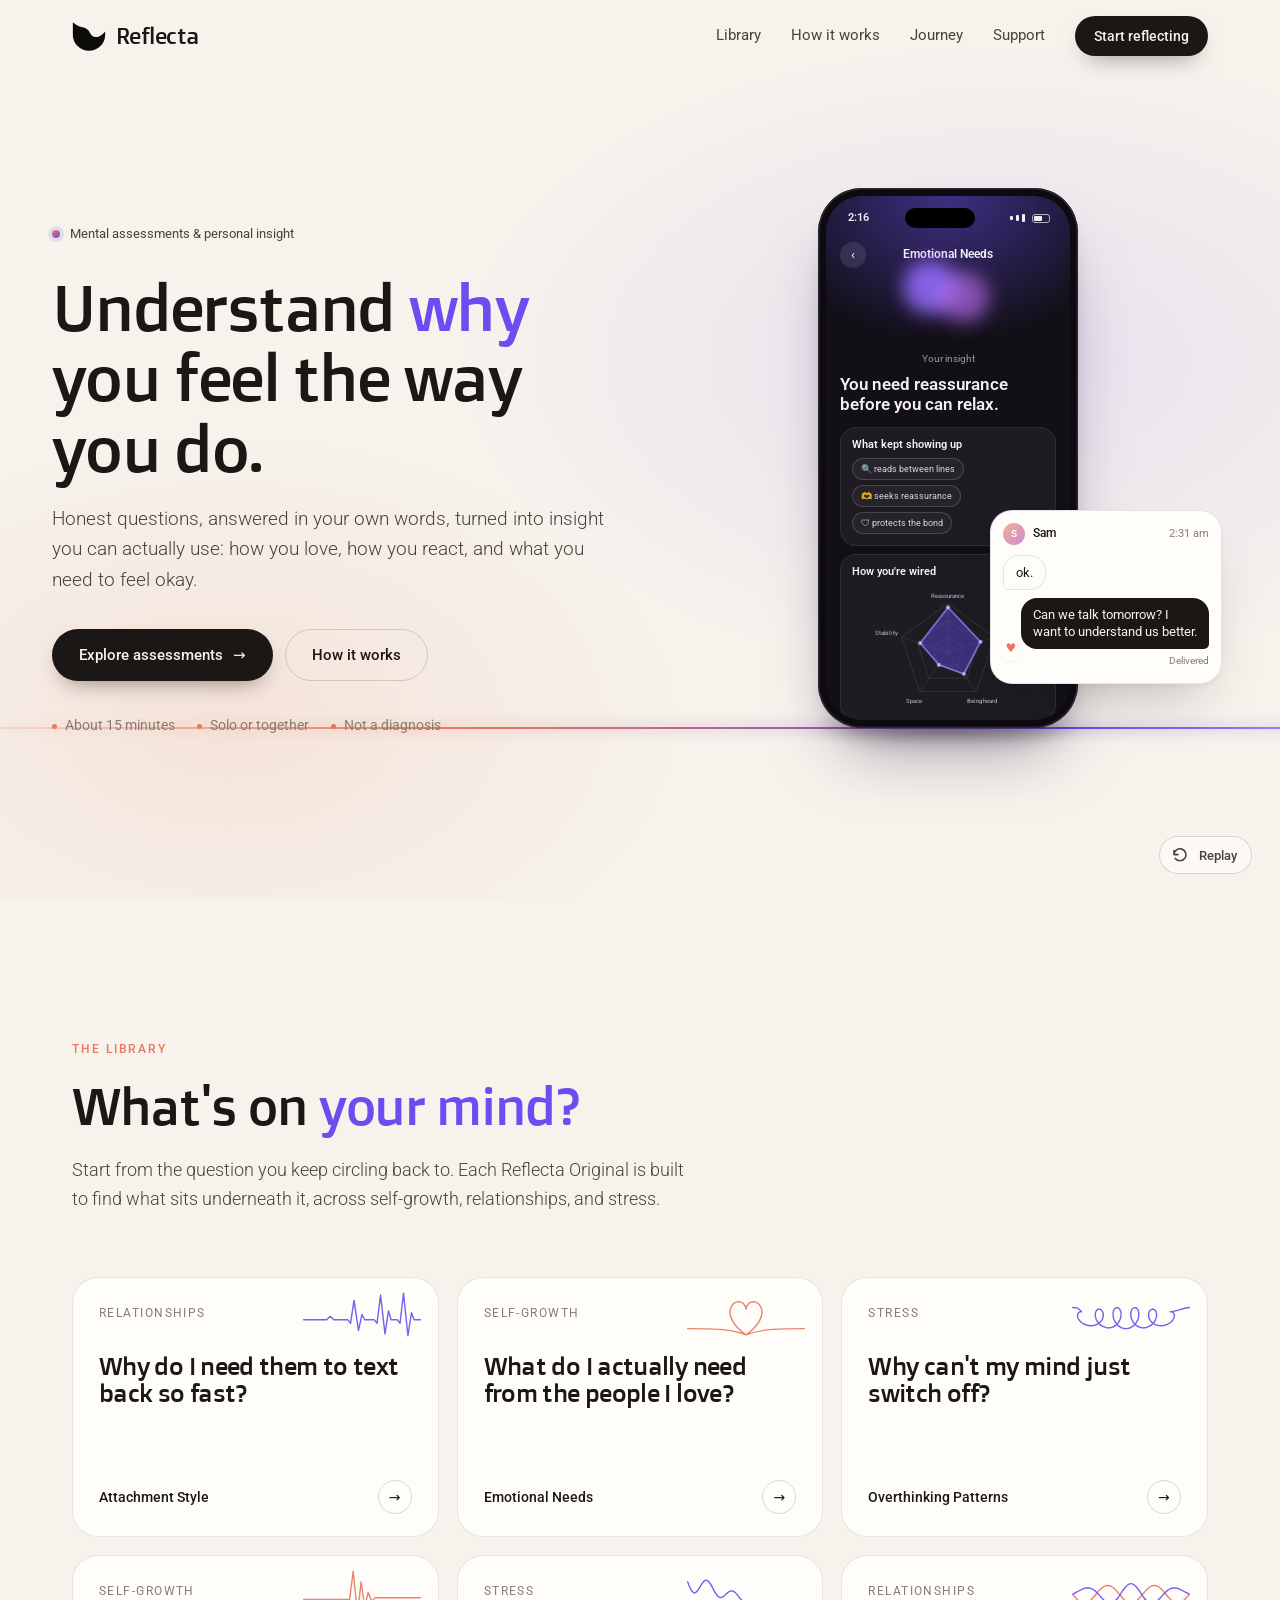
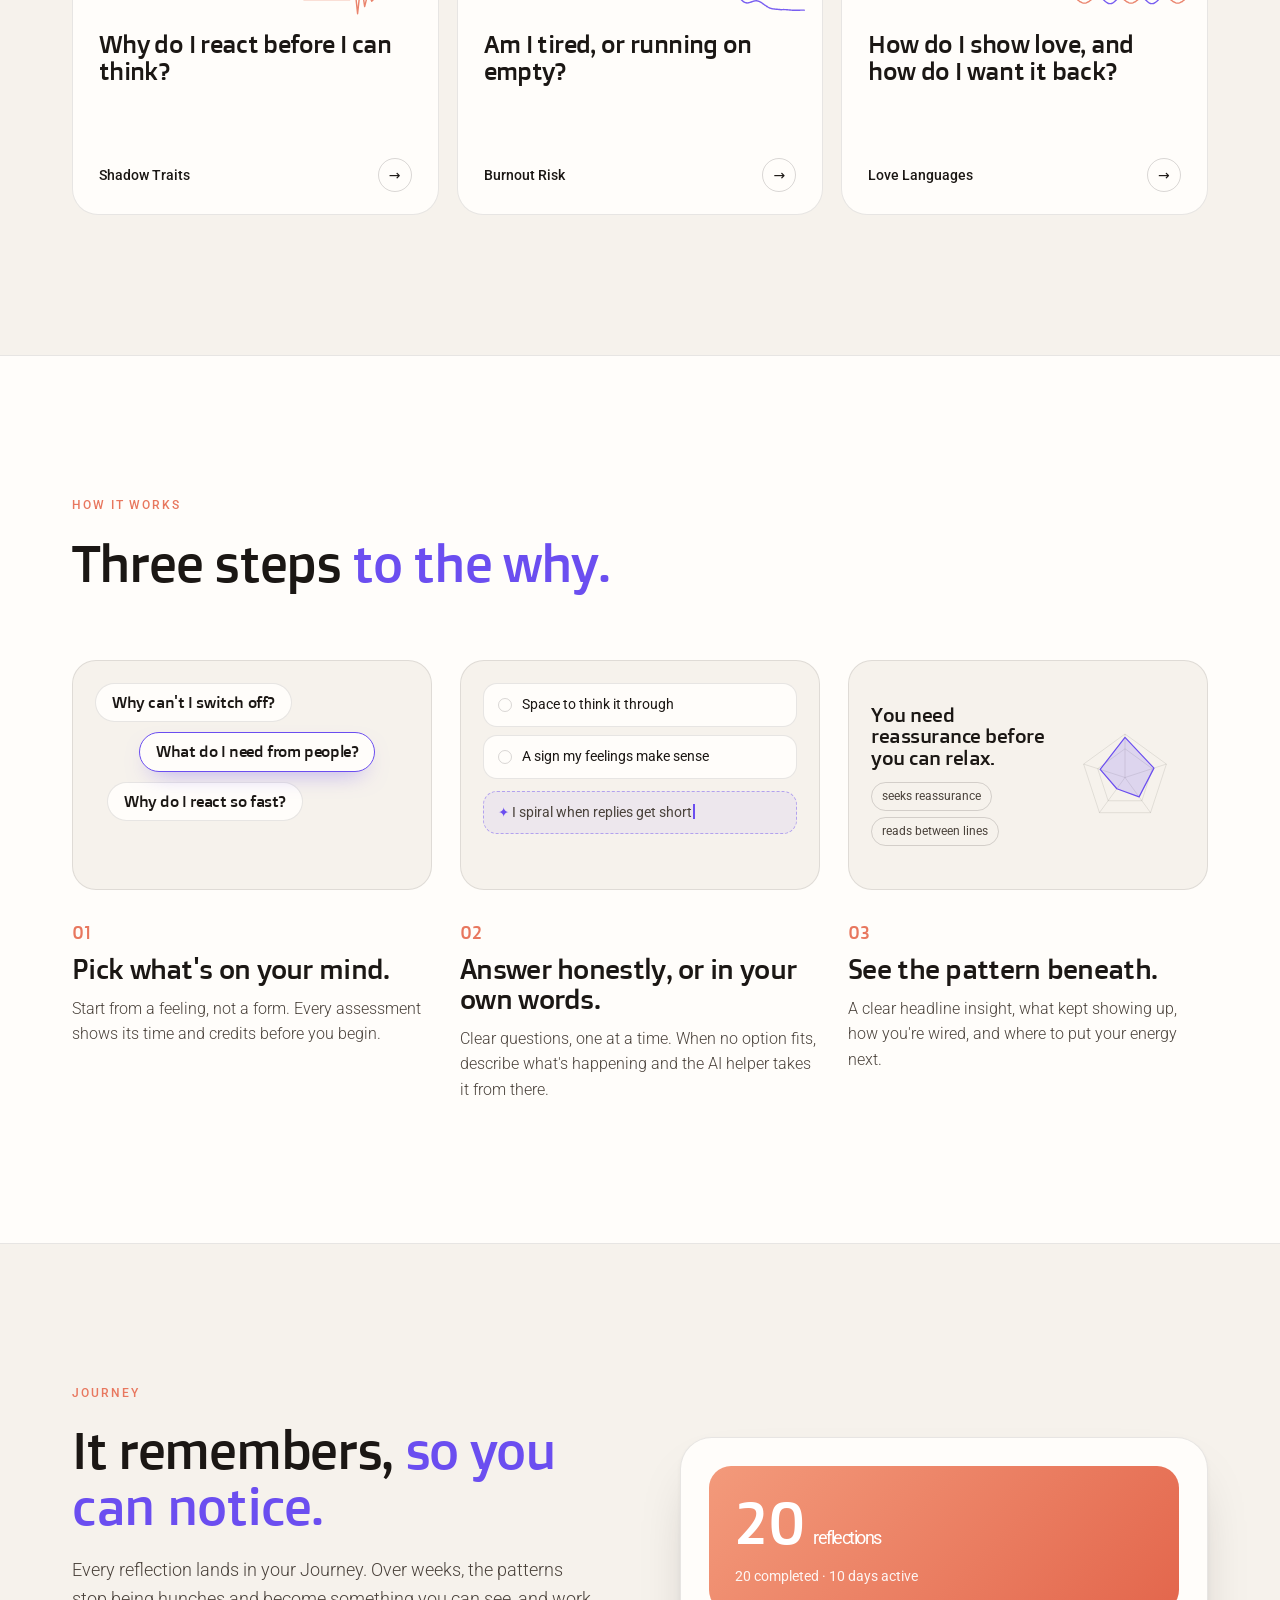
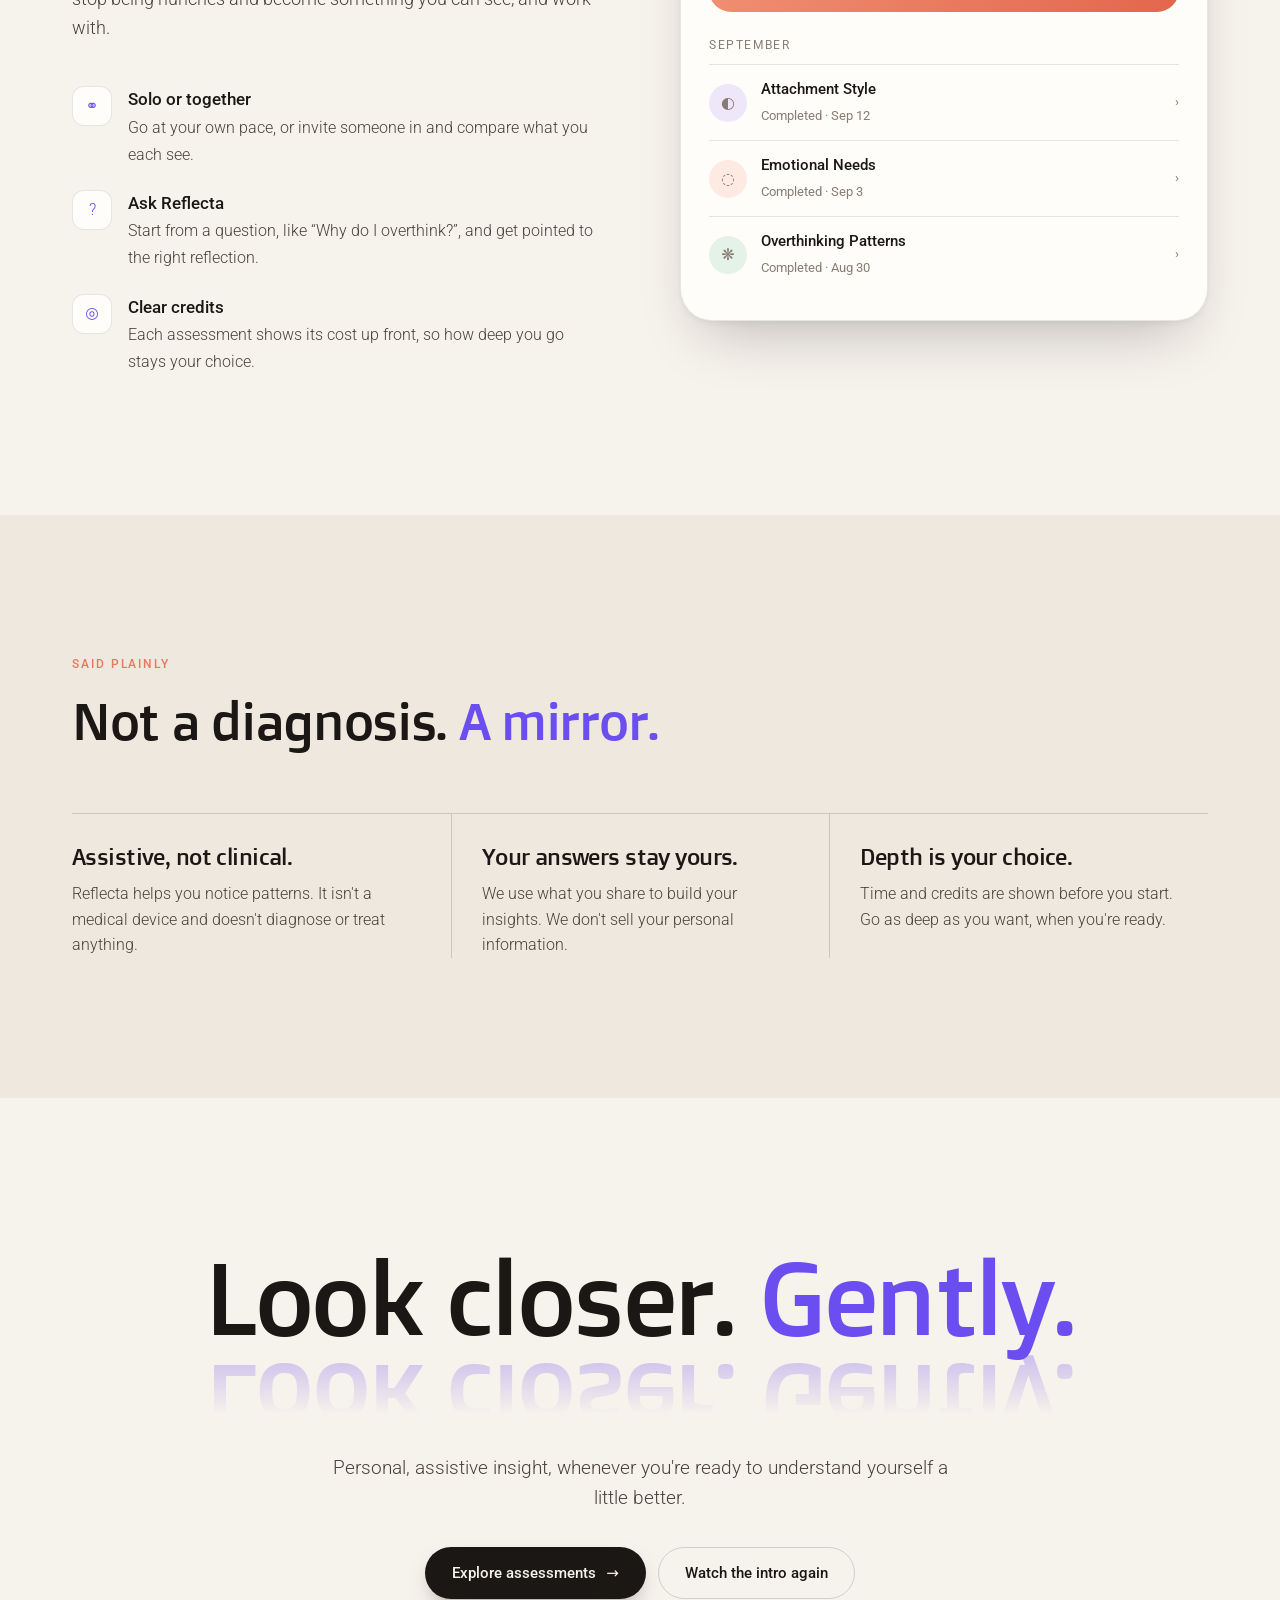
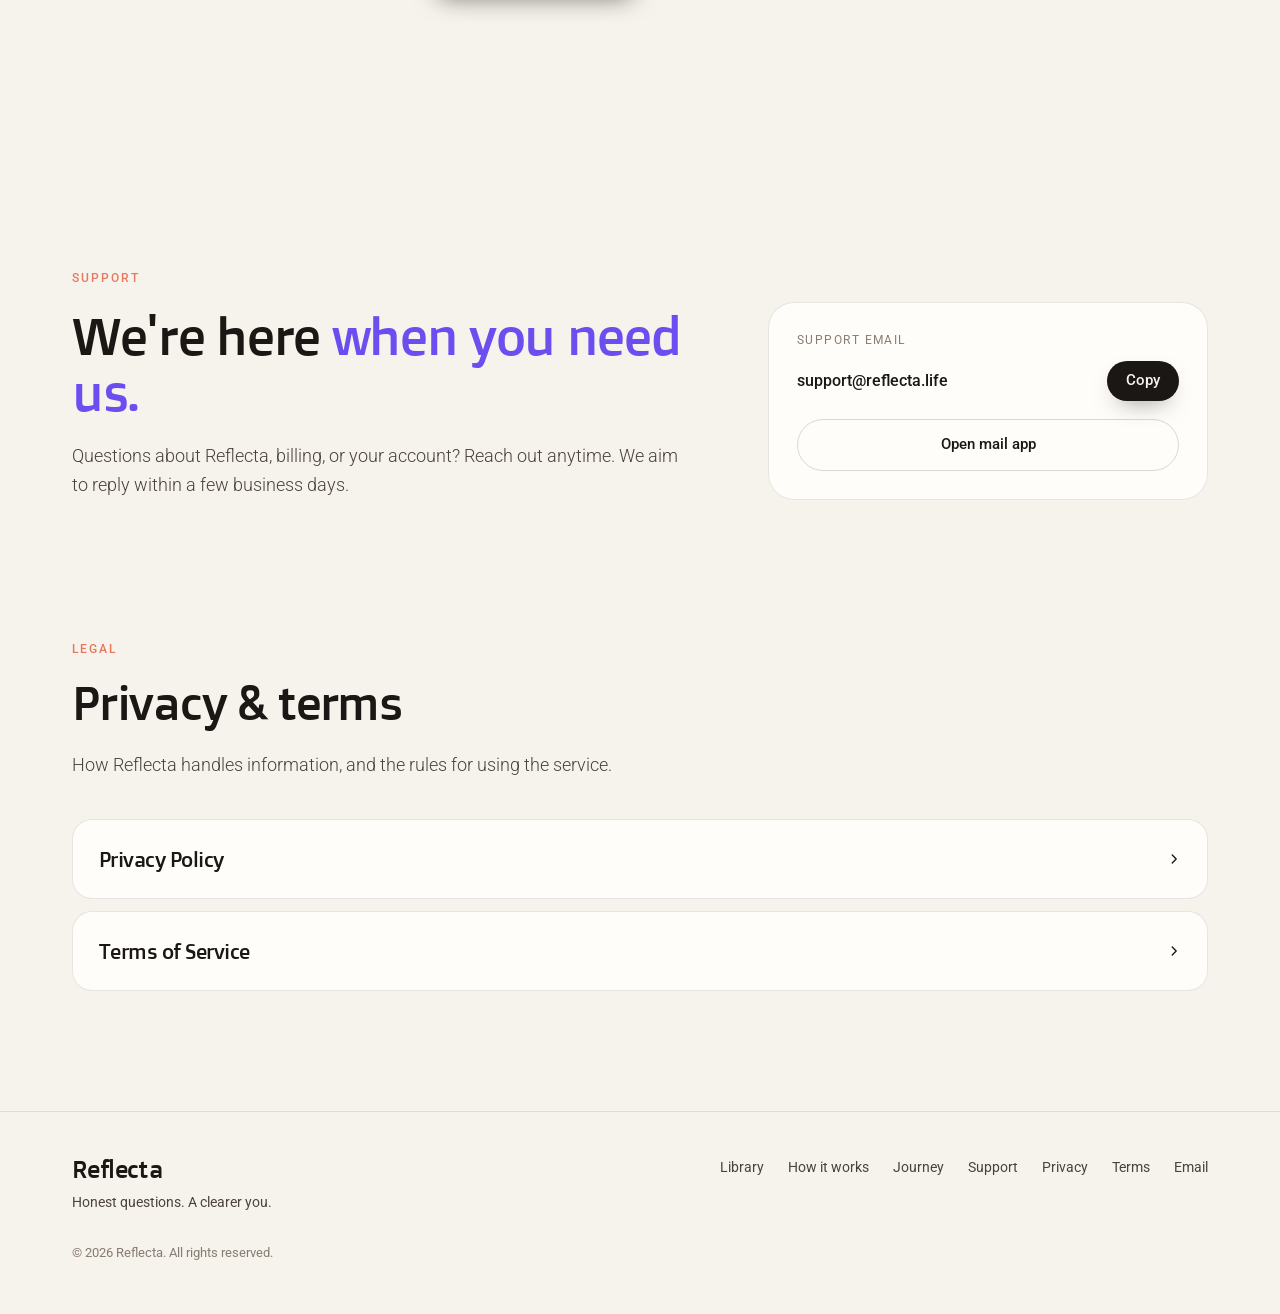
<file: index.html>
<!DOCTYPE html>
<html lang="en">
  <head>
    <meta charset="UTF-8" />
    <meta name="viewport" content="width=device-width, initial-scale=1" />
    <title>Reflecta: understand why you feel the way you do</title>
    <meta
      name="description"
      content="Reflecta turns honest answers into personal insight: why you overthink, what you need from people, how you love and react. Mental assessments like Emotional Needs, Attachment Style and Shadow Traits."
    />
    <meta name="theme-color" content="#f6f2ec" />
    <meta name="robots" content="index, follow, max-image-preview:large" />
    <link rel="canonical" href="https://reflecta.life/" />

    <meta property="og:type" content="website" />
    <meta property="og:site_name" content="Reflecta" />
    <meta property="og:url" content="https://reflecta.life/" />
    <meta property="og:title" content="Reflecta: understand why you feel the way you do" />
    <meta property="og:description" content="Honest questions, answered in your own words, turned into insight you can actually use." />
    <meta property="og:locale" content="en_US" />
    <meta property="og:image" content="https://reflecta.life/og-image.png" />
    <meta property="og:image:type" content="image/png" />
    <meta property="og:image:width" content="1200" />
    <meta property="og:image:height" content="630" />
    <meta property="og:image:alt" content="Reflecta: Understand why you feel the way you do." />

    <meta name="twitter:card" content="summary_large_image" />
    <meta name="twitter:title" content="Reflecta: understand why you feel the way you do" />
    <meta name="twitter:description" content="Honest questions, answered in your own words, turned into insight you can actually use." />
    <meta name="twitter:image" content="https://reflecta.life/og-image.png" />
    <meta name="twitter:image:alt" content="Reflecta: Understand why you feel the way you do." />

    <link rel="icon" href="/favicon.ico" sizes="48x48" />
    <link rel="icon" href="/favicon.svg" type="image/svg+xml" />
    <link rel="apple-touch-icon" href="/apple-touch-icon.png" />
    <link rel="manifest" href="/site.webmanifest" />
    <meta name="apple-mobile-web-app-title" content="Reflecta" />

    <script type="application/ld+json">
    {
      "@context": "https://schema.org",
      "@graph": [
        {
          "@type": "WebSite",
          "@id": "https://reflecta.life/#website",
          "name": "Reflecta",
          "url": "https://reflecta.life/",
          "publisher": {
            "@id": "https://reflecta.life/#org"
          }
        },
        {
          "@type": "Organization",
          "@id": "https://reflecta.life/#org",
          "name": "Reflecta",
          "url": "https://reflecta.life/",
          "logo": "https://reflecta.life/icon-512.png",
          "contactPoint": {
            "@type": "ContactPoint",
            "contactType": "customer support",
            "email": "support@reflecta.life"
          }
        },
        {
          "@type": "MobileApplication",
          "name": "Reflecta",
          "operatingSystem": "iOS",
          "applicationCategory": "HealthApplication",
          "description": "Mental assessments like Emotional Needs, Attachment Style and Shadow Traits that turn honest answers into personal insight.",
          "publisher": {
            "@id": "https://reflecta.life/#org"
          },
          "image": "https://reflecta.life/icon-512.png"
        }
      ]
    }
    </script>

    <link rel="preconnect" href="https://fonts.googleapis.com" />
    <link rel="preconnect" href="https://fonts.gstatic.com" crossorigin />
    <link
      href="https://fonts.googleapis.com/css2?family=Roboto:ital,wght@0,100..900;1,100..900&family=Doppio+One&display=swap"
      rel="stylesheet"
    />

    <script>
      // The hero film plays on load unless the visitor deep-links somewhere (#privacy etc.) or
      // prefers reduced motion. Decided before paint so the finished hero never flashes first;
      // the markup itself is the film's last frame.
      (function () {
        try {
          if (!location.hash && !matchMedia("(prefers-reduced-motion: reduce)").matches) {
            var root = document.documentElement;
            root.classList.add("film-wait");
            setTimeout(function () {
              root.classList.remove("film-wait");
            }, 3500);
          }
        } catch (e) {}
      })();
    </script>

    <style>
      :root {
        --paper: #f6f2ec;
        --paper-2: #efe8de;
        --card: #fffdfa;
        --ink: #1b1714;
        --ink-2: #4a423b;
        --muted: #877c72;
        --line: rgba(27, 23, 20, 0.1);
        --line-2: rgba(27, 23, 20, 0.16);
        --coral: #e8775e;
        --coral-2: #f2a084;
        --violet: #6b4ef0;
        --violet-2: #9a84ff;
        --screen: #120f17;
        --serif: "Doppio One", "Roboto", ui-sans-serif, system-ui, sans-serif;
        --sans: "Roboto", ui-sans-serif, system-ui, -apple-system, "Segoe UI", sans-serif;
        --out: cubic-bezier(0.2, 0.8, 0.2, 1);
        --inout: cubic-bezier(0.65, 0, 0.35, 1);
        --shadow: 0 1px 2px rgba(27, 23, 20, 0.05), 0 12px 32px -12px rgba(27, 23, 20, 0.18);
        --shadow-lg: 0 2px 6px rgba(27, 23, 20, 0.05), 0 30px 60px -24px rgba(27, 23, 20, 0.28);
      }

      *,
      *::before,
      *::after {
        box-sizing: border-box;
      }

      html {
        -webkit-text-size-adjust: 100%;
        scroll-behavior: smooth;
        scroll-padding-top: 84px;
      }

      body {
        margin: 0;
        font-optical-sizing: auto;
        font-variation-settings: "wdth" 100;
        background: var(--paper);
        color: var(--ink);
        font-family: var(--sans);
        font-size: 17px;
        line-height: 1.6;
        font-weight: 400;
        -webkit-font-smoothing: antialiased;
        text-rendering: optimizeLegibility;
        overflow-x: hidden;
      }

      img,
      svg {
        display: block;
      }

      a {
        color: inherit;
      }

      em {
        font-style: italic;
      }

      .wrap {
        width: 100%;
        max-width: 1200px;
        margin: 0 auto;
        padding: 0 32px;
      }

      .kicker {
        margin: 0 0 18px;
        font-size: 12px;
        font-weight: 500;
        letter-spacing: 0.16em;
        text-transform: uppercase;
        color: var(--coral);
      }

      h1,
      h2,
      h3 {
        margin: 0;
        font-weight: 400;
      }

      h2 {
        font-family: var(--serif);
        font-weight: 400;
        font-size: clamp(32.8px, 4.1vw, 55.8px);
        line-height: 1.08;
        letter-spacing: -0.025em;
      }

      h2 em,
      h1 em {
        color: var(--violet);
      }

      .lead {
        margin: 22px 0 0;
        max-width: 34em;
        font-size: 18px;
        line-height: 1.6;
        color: var(--ink-2);
        font-weight: 300;
      }

      .btn {
        display: inline-flex;
        align-items: center;
        justify-content: center;
        gap: 10px;
        height: 52px;
        padding: 0 26px;
        border-radius: 999px;
        font: 500 15px/1 var(--sans);
        text-decoration: none;
        border: 1px solid transparent;
        cursor: pointer;
        transition:
          transform 0.3s var(--out),
          background 0.3s,
          box-shadow 0.3s,
          border-color 0.3s;
      }

      .btn:hover {
        transform: translateY(-2px);
      }

      .btn:focus-visible,
      .film-ctl:focus-visible,
      summary:focus-visible,
      .nav a:focus-visible {
        outline: 2px solid var(--violet);
        outline-offset: 3px;
      }

      .btn-primary {
        background: var(--ink);
        color: var(--paper);
        box-shadow: 0 10px 24px -12px rgba(27, 23, 20, 0.6);
      }

      .btn-primary:hover {
        box-shadow: 0 16px 30px -12px rgba(107, 78, 240, 0.55);
        background: #241d2e;
      }

      .btn-ghost {
        color: var(--ink);
        border-color: var(--line-2);
        background: transparent;
      }

      .btn-ghost:hover {
        border-color: var(--ink);
      }

      .btn .arrow {
        transition: transform 0.3s var(--out);
      }

      .btn:hover .arrow {
        transform: translateX(3px);
      }

      /* Doppio One has no italic: emphasis in titles is colour alone. */
      :is(h1, h2, h3, .cap, .scene-cap, .moment q, .mirror-ref) em {
        font-style: normal;
      }

      /* ---------- header ---------- */

      .site-header {
        position: fixed;
        inset: 0 0 auto;
        z-index: 50;
        transition:
          background 0.35s,
          box-shadow 0.35s,
          backdrop-filter 0.35s;
      }

      .site-header.is-scrolled {
        background: rgba(246, 242, 236, 0.82);
        backdrop-filter: saturate(1.4) blur(14px);
        -webkit-backdrop-filter: saturate(1.4) blur(14px);
        box-shadow: 0 1px 0 var(--line);
      }

      .header-inner {
        display: flex;
        align-items: center;
        justify-content: space-between;
        height: 72px;
      }

      .brand-link {
        display: inline-flex;
        align-items: center;
        gap: 10px;
        text-decoration: none;
        font-family: var(--serif);
        font-weight: 400;
        font-size: 23px;
        line-height: 1.08;
        letter-spacing: -0.025em;
      }

      .brand-mark {
        width: 34px;
        height: 31px;
        overflow: visible;
      }

      .brand-mark .mark {
        fill: #0d0b0a;
      }

      /* A slow light sweep across the mark, now and then; quicker on hover. */
      .brand-mark .shine {
        transform-box: fill-box;
        transform-origin: center;
        transform: translateX(0) skewX(-18deg);
        animation: rf-shine 4.8s cubic-bezier(0.45, 0, 0.25, 1) 1.2s infinite;
      }

      .brand-link:hover .brand-mark .shine {
        animation-duration: 1.6s;
        animation-delay: 0s;
      }

      @keyframes rf-shine {
        0% {
          transform: translateX(0) skewX(-18deg);
        }
        38%,
        100% {
          transform: translateX(1300px) skewX(-18deg);
        }
      }

      @media (prefers-reduced-motion: reduce) {
        .brand-mark .shine {
          animation: none;
          opacity: 0;
        }
      }

      .nav {
        display: flex;
        align-items: center;
        gap: 30px;
        font-size: 14.5px;
      }

      .nav a {
        text-decoration: none;
        color: var(--ink-2);
        transition: color 0.2s;
      }

      .nav a:hover {
        color: var(--ink);
      }

      .nav .btn {
        height: 40px;
        padding: 0 18px;
        font-size: 14px;
        color: var(--paper);
      }

      .nav .btn:hover {
        color: var(--paper);
      }

      /* ---------- hero ---------- */

      .hero {
        position: relative;
        overflow: hidden;
        overflow: clip;
        isolation: isolate;
      }

      .hero::before {
        content: "";
        position: absolute;
        inset: 0;
        z-index: -2;
        background:
          radial-gradient(60% 50% at 78% 40%, rgba(154, 132, 255, 0.16), transparent 70%),
          radial-gradient(50% 45% at 18% 80%, rgba(242, 160, 132, 0.18), transparent 70%);
      }

      .dusk {
        position: absolute;
        inset: 0;
        z-index: -1;
        opacity: 0;
        pointer-events: none;
        /* 2am: a cool lavender night with a soft pool of light around the chat */
        background:
          radial-gradient(42% 46% at 72% 44%, rgba(255, 255, 255, 0.55), rgba(255, 255, 255, 0) 70%),
          radial-gradient(90% 80% at 50% 50%, rgba(120, 104, 190, 0) 55%, rgba(120, 104, 190, 0.14) 100%),
          linear-gradient(180deg, #ecebf5 0%, #e4e0f1 100%);
      }

      .hero-grid {
        display: grid;
        grid-template-columns: minmax(0, 1fr) auto;
        align-items: center;
        gap: 48px;
        min-height: 100svh;
        max-width: 1240px;
        margin: 0 auto;
        padding: 104px 32px 48px;
      }

      .hero-copy {
        position: relative;
        z-index: 2;
        display: grid;
      }

      .hero-copy > * {
        grid-area: 1 / 1;
      }

      .captions {
        display: grid;
        align-content: center;
        pointer-events: none;
      }

      .cap {
        grid-area: 1 / 1;
        margin: 0;
        opacity: 0;
        font-family: var(--serif);
        font-weight: 400;
        font-size: clamp(36.1px, 4.3vw, 62.3px);
        line-height: 1.08;
        letter-spacing: -0.025em;
        max-width: 9.5em;
      }

      .cap em {
        color: var(--violet);
      }

      .cap .w {
        display: inline-block;
        overflow: hidden;
        vertical-align: top;
        padding: 0.04em 0.02em 0.12em;
        margin: -0.04em -0.02em -0.12em;
      }

      .cap .w > i {
        display: inline-block;
        font-style: normal;
      }

      .cap .sub {
        display: block;
        max-width: 24em;
        margin-top: 22px;
        font: 300 clamp(17px, 1.5vw, 20px) / 1.5 var(--sans);
        letter-spacing: 0;
        color: var(--ink-2);
      }

      .eyebrow {
        display: inline-flex;
        align-items: center;
        gap: 10px;
        margin: 0 0 26px;
        font-size: 13px;
        color: var(--ink-2);
      }

      .eyebrow .dot {
        width: 8px;
        height: 8px;
        border-radius: 50%;
        background: linear-gradient(135deg, var(--coral), var(--violet));
        box-shadow: 0 0 0 4px rgba(107, 78, 240, 0.12);
      }

      .hero h1 {
        font-family: var(--serif);
        font-weight: 400;
        font-size: clamp(41px, 5.1vw, 75.4px);
        line-height: 1.08;
        letter-spacing: -0.025em;
        max-width: 11em;
      }

      .hero .lead {
        font-size: 19px;
        max-width: 30em;
      }

      .ctas {
        display: flex;
        flex-wrap: wrap;
        gap: 12px;
        margin-top: 34px;
      }

      .hero-meta {
        display: flex;
        flex-wrap: wrap;
        gap: 8px 22px;
        margin: 34px 0 0;
        padding: 0;
        list-style: none;
        font-size: 13.5px;
        color: var(--muted);
      }

      .hero-meta li {
        display: inline-flex;
        align-items: center;
        gap: 8px;
      }

      .hero-meta li::before {
        content: "";
        width: 5px;
        height: 5px;
        border-radius: 50%;
        background: var(--coral);
      }

      .film-ctl {
        position: absolute;
        right: 28px;
        bottom: 26px;
        z-index: 5;
        display: inline-flex;
        align-items: center;
        gap: 9px;
        height: 38px;
        padding: 0 14px 0 10px;
        border-radius: 999px;
        border: 1px solid var(--line-2);
        background: rgba(255, 253, 250, 0.7);
        backdrop-filter: blur(10px);
        -webkit-backdrop-filter: blur(10px);
        font: 500 13px/1 var(--sans);
        color: var(--ink-2);
        cursor: pointer;
        transition:
          background 0.25s,
          border-color 0.25s,
          opacity 0.4s;
      }

      .film-ctl[hidden] {
        display: none;
      }

      .film-ctl:hover {
        background: var(--card);
        border-color: var(--ink);
        color: var(--ink);
      }

      .film-ctl svg {
        width: 20px;
        height: 20px;
        rotate: -90deg;
      }

      .film-ctl .ring-bg {
        stroke: var(--line-2);
      }

      .film-ctl .ring {
        stroke: var(--violet);
        stroke-dasharray: 1;
        stroke-dashoffset: 0;
      }

      .film-ctl .replay {
        display: none;
      }

      .film-done .film-ctl .ring,
      .film-done .film-ctl .ring-bg {
        display: none;
      }

      .film-done .film-ctl .replay {
        display: block;
      }

      html.film-wait .hero-copy,
      html.film-wait .stage-wrap,
      html.film-wait .film-ctl {
        opacity: 0;
      }

      /* ---------- stage: a fixed 560×640 world, scaled to its box ---------- */

      .stage-wrap {
        position: relative;
        z-index: 1;
        width: min(560px, 44vw, calc((100svh - 150px) * 0.875));
        aspect-ratio: 560 / 640;
        container-type: inline-size;
      }

      .stage {
        position: absolute;
        left: 0;
        top: 0;
        width: 560px;
        height: 640px;
        transform-origin: 0 0;
        scale: var(--k, 1);
        font-family: var(--sans);
        pointer-events: none;
        user-select: none;
      }

      .stage > * {
        position: absolute;
      }

      .thread-svg {
        left: 0;
        top: 0;
        overflow: visible;
      }

      #thread {
        fill: none;
        stroke-width: 2.2;
        stroke-linecap: round;
        stroke-linejoin: round;
      }

      #threadGlow {
        fill: none;
        stroke-width: 10;
        stroke-linecap: round;
        opacity: 0.18;
        filter: blur(6px);
      }

      /* chat (the hook) */

      .chat {
        inset: 0;
        opacity: 0;
      }

      .chat-in {
        position: absolute;
        inset: 0;
      }

      .chat-in > * {
        position: absolute;
      }

      .chat-time {
        left: 0;
        right: 0;
        top: 30px;
        text-align: center;
        font-size: 12.5px;
        color: var(--muted);
        letter-spacing: 0.02em;
      }

      .chat-head {
        left: 0;
        right: 0;
        top: 56px;
        display: flex;
        justify-content: center;
        align-items: center;
        gap: 9px;
        font-size: 15px;
        font-weight: 500;
      }

      .av {
        display: inline-grid;
        place-items: center;
        width: 30px;
        height: 30px;
        border-radius: 50%;
        background: linear-gradient(135deg, #f2b28f, #c98ad8);
        color: #fff;
        font-size: 13px;
        font-weight: 600;
      }

      .bub {
        max-width: 300px;
        padding: 12px 16px;
        border-radius: 22px;
        font-size: 15.5px;
        line-height: 1.38;
      }

      .bub.out {
        background: var(--ink);
        color: #f7f2ea;
        border-bottom-right-radius: 7px;
      }

      .bub.in {
        background: var(--card);
        color: var(--ink);
        border: 1px solid var(--line);
        border-bottom-left-radius: 7px;
        box-shadow: var(--shadow);
      }

      #bOut {
        right: 34px;
        top: 112px;
        transform-origin: 100% 100%;
      }

      .receipt {
        right: 38px;
        top: 214px;
        font-size: 11.5px;
        color: var(--muted);
      }

      #bOk {
        left: 34px;
        top: 250px;
        font-size: 20px;
        padding: 12px 20px;
        transform-origin: 0 100%;
      }

      #bTyping {
        left: 34px;
        top: 316px;
        display: flex;
        gap: 5px;
        padding: 15px 16px;
        transform-origin: 0 100%;
      }

      #bTyping i {
        width: 7px;
        height: 7px;
        border-radius: 50%;
        background: #b6aca2;
        animation: dot 1.1s infinite ease-in-out;
      }

      #bTyping i:nth-child(2) {
        animation-delay: 0.15s;
      }

      #bTyping i:nth-child(3) {
        animation-delay: 0.3s;
      }

      @keyframes dot {
        0%,
        60%,
        100% {
          translate: 0 0;
          opacity: 0.5;
        }
        30% {
          translate: 0 -4px;
          opacity: 1;
        }
      }

      .compose {
        left: 26px;
        right: 26px;
        top: 468px;
        height: 50px;
        display: flex;
        align-items: center;
        padding: 0 8px 0 20px;
        border-radius: 25px;
        background: var(--card);
        border: 1px solid var(--line-2);
        font-size: 15.5px;
        color: var(--ink);
      }

      .compose .ph {
        color: var(--muted);
      }

      .caret {
        display: inline-block;
        width: 2px;
        height: 20px;
        margin-left: 1px;
        background: var(--violet);
        animation: blink 1s steps(1) infinite;
      }

      @keyframes blink {
        50% {
          opacity: 0;
        }
      }

      .compose .send {
        margin-left: auto;
        display: grid;
        place-items: center;
        width: 34px;
        height: 34px;
        border-radius: 50%;
        background: var(--paper-2);
        color: var(--muted);
        font-size: 16px;
      }

      .thought {
        opacity: 0;
        white-space: nowrap;
      }

      .thought span {
        display: inline-block;
        padding: 8px 14px;
        border-radius: 999px;
        background: rgba(255, 253, 250, 0.92);
        border: 1px solid var(--line);
        box-shadow: var(--shadow);
        font-style: italic;
        font-family: var(--sans);
        font-weight: 400;
        letter-spacing: -0.025em;
        font-size: 15.6px;
        line-height: 1.08;
        color: var(--ink-2);
      }

      /* brand moment */

      .brand-big,
      .brand-ref {
        left: -100px;
        right: -100px;
        text-align: center;
        font-family: var(--serif);
        font-weight: 400;
        font-size: 78.7px;
        line-height: 1.08;
        letter-spacing: -0.025em;
        opacity: 0;
      }

      .brand-big {
        top: 474px;
      }

      .brand-ref {
        top: 572px;
        transform: scaleY(-1);
        transform-origin: 50% 50%;
        color: var(--violet);
        -webkit-mask-image: linear-gradient(0deg, rgba(0, 0, 0, 0.35), transparent 55%);
        mask-image: linear-gradient(0deg, rgba(0, 0, 0, 0.35), transparent 55%);
      }

      /* phone */

      .phone-move {
        left: 0;
        top: 0;
        width: 560px;
        height: 640px;
        transform-origin: 280px 570px;
      }

      .phone-move > * {
        position: absolute;
      }

      .phone-shadow {
        left: 130px;
        top: 556px;
        width: 300px;
        height: 30px;
        border-radius: 50%;
        background: radial-gradient(closest-side, rgba(27, 23, 20, 0.28), transparent);
        filter: blur(4px);
      }

      .phone-outline {
        left: 0;
        top: 0;
        overflow: visible;
      }

      #phoneOutline {
        fill: none;
        stroke: var(--ink);
        stroke-width: 2;
        stroke-linecap: round;
        stroke-dasharray: 1;
        stroke-dashoffset: 0;
        opacity: 0;
      }

      .phone {
        left: 150px;
        top: 30px;
        width: 260px;
        height: 540px;
        padding: 8px;
        border-radius: 44px;
        background: #0d0b10;
        box-shadow:
          inset 0 0 0 1.5px #2b2730,
          0 40px 70px -30px rgba(40, 20, 70, 0.55),
          0 18px 30px -18px rgba(27, 23, 20, 0.4);
      }

      .screen {
        position: relative;
        width: 100%;
        height: 100%;
        border-radius: 36px;
        overflow: hidden;
        background: var(--screen);
        color: #f3eef8;
        font-size: 11px;
        line-height: 1.35;
      }

      .screen > * {
        position: absolute;
      }

      .sbar {
        left: 22px;
        right: 20px;
        top: 12px;
        display: flex;
        justify-content: space-between;
        align-items: center;
        font-size: 11px;
        font-weight: 600;
        z-index: 5;
      }

      .sbar .island {
        width: 70px;
        height: 20px;
        border-radius: 12px;
        background: #000;
      }

      .sbar .icons {
        display: flex;
        gap: 3px;
        align-items: center;
      }

      .sbar .icons i {
        display: block;
        width: 3px;
        border-radius: 1px;
        background: #f3eef8;
      }

      .sbar .bat {
        width: 18px;
        height: 9px;
        margin-left: 4px;
        border-radius: 3px;
        border: 1px solid rgba(243, 238, 248, 0.7);
        padding: 1px;
      }

      .sbar .bat b {
        display: block;
        width: 60%;
        height: 100%;
        border-radius: 1px;
        background: #f3eef8;
      }

      .scr {
        inset: 0;
        padding: 46px 14px 14px;
      }

      .scr-q {
        opacity: 0;
        background:
          radial-gradient(120% 50% at 50% 0%, rgba(160, 40, 110, 0.45), transparent 70%),
          var(--screen);
      }

      .bar-top {
        position: relative;
        height: 26px;
        display: flex;
        align-items: center;
        justify-content: center;
        font-weight: 600;
        font-size: 11.5px;
      }

      .bar-top .x {
        position: absolute;
        left: 0;
        top: 0;
        width: 26px;
        height: 26px;
        border-radius: 50%;
        display: grid;
        place-items: center;
        background: rgba(255, 255, 255, 0.1);
        font-size: 13px;
        font-weight: 400;
      }

      .q-prog {
        height: 3px;
        margin-top: 14px;
        border-radius: 2px;
        background: rgba(255, 255, 255, 0.1);
        overflow: hidden;
      }

      .q-prog i {
        display: block;
        width: 26%;
        height: 100%;
        background: linear-gradient(90deg, #e05ea3, #b35cf0);
      }

      .q-count {
        margin: 6px 0 0;
        font-size: 9px;
        color: rgba(243, 238, 248, 0.55);
      }

      .q-text {
        margin: 10px 0 14px;
        font-size: 16px;
        line-height: 1.24;
        font-weight: 600;
      }

      .q-opts {
        margin: 0;
        padding: 0;
        list-style: none;
        display: grid;
        gap: 8px;
      }

      .q-opts li {
        position: relative;
        display: flex;
        align-items: center;
        gap: 10px;
        min-height: 42px;
        padding: 8px 12px;
        border-radius: 16px;
        border: 1px solid rgba(255, 255, 255, 0.12);
        background: rgba(255, 255, 255, 0.04);
        font-size: 11px;
        color: rgba(243, 238, 248, 0.88);
      }

      .radio {
        flex: none;
        width: 14px;
        height: 14px;
        border-radius: 50%;
        border: 1.5px solid rgba(243, 238, 248, 0.55);
      }

      .q-opts .sel {
        position: absolute;
        inset: -1px;
        border-radius: 16px;
        border: 1.5px solid #c070f0;
        background: rgba(192, 112, 240, 0.14);
        opacity: 0;
      }

      .q-opts .sel::before {
        content: "";
        position: absolute;
        left: 15px;
        top: 50%;
        width: 8px;
        height: 8px;
        margin-top: -4px;
        border-radius: 50%;
        background: #e9b6ff;
      }

      .tap {
        position: absolute;
        width: 44px;
        height: 44px;
        margin: -22px 0 0 -22px;
        border-radius: 50%;
        background: rgba(255, 255, 255, 0.55);
        opacity: 0;
        z-index: 3;
      }

      .q-none {
        position: relative;
        margin-top: 10px;
        padding: 9px 12px;
        border-radius: 14px;
        border: 1px solid rgba(154, 132, 255, 0.35);
        background: rgba(154, 132, 255, 0.1);
      }

      .q-none b {
        display: block;
        font-size: 10.5px;
        color: #c9bbff;
        font-weight: 600;
      }

      .q-none span {
        font-size: 9px;
        color: rgba(243, 238, 248, 0.55);
      }

      .q-next {
        position: absolute;
        left: 14px;
        right: 14px;
        bottom: 18px;
        height: 38px;
        border-radius: 19px;
        display: grid;
        place-items: center;
        font-size: 12px;
        font-weight: 600;
        background: linear-gradient(90deg, #d9539a, #a35be8);
      }

      .ai-dim {
        inset: 0;
        background: rgba(5, 3, 8, 0.55);
        opacity: 0;
      }

      .ai-sheet {
        left: 6px;
        right: 6px;
        bottom: 6px;
        height: 308px;
        padding: 10px 14px 14px;
        border-radius: 28px;
        background: #1d1a23;
        box-shadow: 0 -10px 30px rgba(0, 0, 0, 0.4);
        text-align: center;
        opacity: 0;
      }

      .ai-sheet .handle {
        width: 34px;
        height: 4px;
        margin: 0 auto;
        border-radius: 2px;
        background: rgba(255, 255, 255, 0.2);
      }

      .ai-orb {
        position: relative;
        width: 54px;
        height: 54px;
        margin: 16px auto 10px;
        border-radius: 50%;
        display: grid;
        place-items: center;
        border: 1px solid rgba(154, 132, 255, 0.5);
        background: radial-gradient(circle, rgba(107, 78, 240, 0.35), rgba(29, 26, 35, 0.2) 70%);
        box-shadow: 0 0 30px rgba(107, 78, 240, 0.45);
        color: #b9a9ff;
        font-size: 20px;
      }

      .ai-title {
        font-size: 15px;
        font-weight: 600;
      }

      .ai-desc {
        margin: 3px 0 12px;
        font-size: 9.5px;
        color: rgba(243, 238, 248, 0.55);
      }

      .ai-field {
        position: relative;
        min-height: 84px;
        padding: 10px 12px;
        border-radius: 14px;
        border: 1px solid rgba(154, 132, 255, 0.4);
        background: rgba(255, 255, 255, 0.04);
        text-align: left;
        font-size: 11.5px;
        line-height: 1.4;
      }

      .ai-field .caret {
        height: 13px;
        vertical-align: -2px;
        background: #b9a9ff;
      }

      .ai-apply {
        position: relative;
        margin-top: 12px;
        height: 38px;
        border-radius: 19px;
        display: grid;
        place-items: center;
        font-size: 12px;
        font-weight: 600;
        background: rgba(255, 255, 255, 0.1);
      }

      .orb {
        left: 50%;
        top: 50%;
        width: 150px;
        height: 150px;
        margin: -75px 0 0 -75px;
        border-radius: 50%;
        background:
          radial-gradient(circle at 40% 40%, rgba(220, 205, 255, 0.95), rgba(140, 105, 255, 0.7) 30%, rgba(107, 78, 240, 0) 70%);
        filter: blur(2px);
        opacity: 0;
      }

      .scr-ins {
        background:
          radial-gradient(110% 40% at 50% 0%, rgba(107, 78, 240, 0.5), transparent 70%),
          var(--screen);
      }

      .ins-glow {
        position: absolute;
        left: 50%;
        top: 58px;
        width: 110px;
        height: 70px;
        margin-left: -55px;
      }

      .ins-glow i {
        position: absolute;
        border-radius: 50%;
        filter: blur(9px);
      }

      .ins-glow i:first-child {
        left: 10px;
        top: 6px;
        width: 54px;
        height: 54px;
        background: rgba(150, 110, 255, 0.85);
      }

      .ins-glow i:last-child {
        left: 46px;
        top: 18px;
        width: 50px;
        height: 50px;
        background: rgba(200, 120, 255, 0.6);
      }

      .ins-kicker {
        margin: 84px 0 0;
        text-align: center;
        font-size: 10px;
        color: rgba(243, 238, 248, 0.6);
      }

      .ins-head {
        margin: 8px 0 12px;
        font-size: 17px;
        line-height: 1.22;
        font-weight: 600;
      }

      .ins-head .w,
      .ins-head i {
        display: inline-block;
        font-style: normal;
      }

      .ins-card {
        margin-bottom: 8px;
        padding: 10px 11px;
        border-radius: 16px;
        background: rgba(255, 255, 255, 0.05);
        border: 1px solid rgba(255, 255, 255, 0.08);
      }

      .ins-label {
        margin: 0 0 6px;
        font-size: 10.5px;
        font-weight: 600;
      }

      .chips {
        display: flex;
        flex-wrap: wrap;
        gap: 5px;
      }

      .chips span {
        padding: 4px 8px;
        border-radius: 999px;
        border: 1px solid rgba(255, 255, 255, 0.16);
        background: rgba(255, 255, 255, 0.04);
        font-size: 9px;
        color: rgba(243, 238, 248, 0.88);
      }

      .radar {
        width: 100%;
        height: auto;
        overflow: visible;
      }

      .ins-card .radar {
        width: 168px;
        height: 126px;
        margin: 0 auto;
      }

      .radar .grid {
        fill: none;
        stroke: rgba(255, 255, 255, 0.14);
        stroke-width: 0.8;
      }

      .radar text {
        fill: rgba(243, 238, 248, 0.6);
        font: 500 7px var(--sans);
      }

      .radar .shape {
        fill: rgba(107, 78, 240, 0.42);
        stroke: #9a84ff;
        stroke-width: 1.6;
        stroke-linejoin: round;
        transform-origin: 100px 80px;
      }

      .radar .shape-2 {
        fill: rgba(232, 119, 94, 0.3);
        stroke: #f2a084;
        opacity: 0;
      }

      .radar .pts circle {
        fill: #c2b4ff;
      }

      /* journey cards */

      .jcard {
        left: 330px;
        width: 216px;
        opacity: 0;
        border-radius: 18px;
        background: var(--card);
        box-shadow: var(--shadow-lg);
      }

      .jcount {
        top: 64px;
        height: 100px;
        padding: 14px 18px;
        background: linear-gradient(135deg, #f39a7b, #e3664c);
        color: #fff;
      }

      .jcount .n {
        font-family: var(--serif);
        font-weight: 400;
        letter-spacing: -0.025em;
        font-size: 37.7px;
        line-height: 1.08;
      }

      .jcount .n small {
        margin-left: 6px;
        font: 400 14px var(--sans);
      }

      .jcount p {
        margin: 8px 0 0;
        font-size: 11.5px;
        opacity: 0.9;
      }

      .jrow {
        height: 58px;
        padding: 0 14px;
        display: flex;
        align-items: center;
        gap: 11px;
      }

      .jrow .ic {
        flex: none;
        width: 32px;
        height: 32px;
        border-radius: 50%;
        display: grid;
        place-items: center;
        font-size: 14px;
      }

      .jrow b {
        display: block;
        font-size: 13px;
        font-weight: 500;
        line-height: 1.25;
      }

      .jrow div > span {
        font-size: 11px;
        color: var(--muted);
      }

      .jrow div > span::before {
        content: "✓ ";
        color: #3aa76d;
      }

      .jtogether {
        top: 398px;
        height: 48px;
        padding: 0 14px;
        display: flex;
        align-items: center;
        gap: 10px;
        font-size: 12.5px;
        font-weight: 500;
      }

      .avs {
        display: flex;
      }

      .avs .av {
        width: 26px;
        height: 26px;
        font-size: 11px;
        border: 2px solid var(--card);
      }

      .avs .av + .av {
        margin-left: -8px;
        background: linear-gradient(135deg, #8e74ff, #5a3fd6);
      }

      /* callback card (stays in the final hero) */

      .callback {
        left: 322px;
        top: 352px;
        width: 232px;
        padding: 12px 12px 14px;
        border-radius: 22px;
        background: var(--card);
        box-shadow: var(--shadow-lg);
        border: 1px solid var(--line);
      }

      .callback > * {
        position: relative;
      }

      .cb-head {
        display: flex;
        align-items: center;
        gap: 8px;
        font-size: 12px;
        font-weight: 500;
      }

      .cb-head .av {
        width: 22px;
        height: 22px;
        font-size: 10px;
      }

      .cb-head time {
        margin-left: auto;
        font-weight: 400;
        font-size: 10.5px;
        color: var(--muted);
      }

      .callback .bub {
        font-size: 12.5px;
        padding: 8px 12px;
        border-radius: 16px;
      }

      .callback .bub.in {
        display: inline-block;
        margin-top: 10px;
        box-shadow: none;
        border-bottom-left-radius: 5px;
      }

      .callback .bub.out {
        margin: 8px 0 0 18px;
        border-bottom-right-radius: 5px;
        min-height: 2.9em;
      }

      .heart {
        position: absolute;
        left: 8px;
        bottom: 22px;
        width: 24px;
        height: 24px;
        border-radius: 50%;
        display: grid;
        place-items: center;
        background: var(--card);
        box-shadow: var(--shadow);
        color: var(--coral);
        font-size: 12px;
      }

      .cb-meta {
        margin-top: 4px;
        text-align: right;
        font-size: 10px;
        color: var(--muted);
      }

      /* ---------- sections ---------- */

      section {
        position: relative;
      }

      .section {
        padding: 140px 0;
      }

      .section-head {
        max-width: 760px;
      }

      .reveal {
        opacity: 0;
        translate: 0 24px;
        filter: blur(6px);
        transition:
          opacity 0.9s var(--out),
          translate 0.9s var(--out),
          filter 0.9s var(--out);
      }

      .reveal.is-visible {
        opacity: 1;
        translate: 0 0;
        filter: none;
      }

      .d1 {
        transition-delay: 0.08s;
      }

      .d2 {
        transition-delay: 0.16s;
      }

      .d3 {
        transition-delay: 0.24s;
      }

      /* library */

      .lib-grid {
        display: grid;
        grid-template-columns: repeat(3, minmax(0, 1fr));
        gap: 18px;
        margin-top: 64px;
      }

      .q-card {
        position: relative;
        color: inherit;
        text-decoration: none;
        display: flex;
        flex-direction: column;
        min-height: 260px;
        padding: 26px 26px 22px;
        border-radius: 26px;
        background: var(--card);
        border: 1px solid var(--line);
        overflow: hidden;
        transition:
          transform 0.5s var(--out),
          box-shadow 0.5s var(--out),
          border-color 0.5s;
      }

      .q-card:focus-visible {
        outline: 2px solid var(--violet);
        outline-offset: 3px;
      }

      .q-card:hover {
        transform: translateY(-6px);
        box-shadow: var(--shadow-lg);
        border-color: transparent;
      }

      .q-card .cat {
        font-size: 12px;
        letter-spacing: 0.12em;
        text-transform: uppercase;
        color: var(--muted);
      }

      .q-card h3 {
        margin-top: 28px;
        font-family: var(--serif);
        font-weight: 400;
        font-size: 25.4px;
        line-height: 1.08;
        letter-spacing: -0.025em;
      }

      .q-card .foot {
        margin-top: auto;
        padding-top: 28px;
        display: flex;
        align-items: center;
        justify-content: space-between;
        font-size: 14px;
        font-weight: 500;
      }

      .q-card .foot .go {
        width: 34px;
        height: 34px;
        border-radius: 50%;
        display: grid;
        place-items: center;
        border: 1px solid var(--line-2);
        transition:
          background 0.3s,
          color 0.3s,
          border-color 0.3s;
      }

      .q-card:hover .foot .go {
        background: var(--ink);
        color: var(--paper);
        border-color: var(--ink);
      }

      .q-card .squiggle {
        position: absolute;
        right: 14px;
        top: 10px;
        width: 124px;
        height: 53px;
        opacity: 0.9;
      }

      .q-card .squiggle path {
        fill: none;
        stroke-width: 1.6;
        stroke-linecap: round;
        stroke-linejoin: round;
        stroke-dasharray: 1;
        stroke-dashoffset: 0;
        transition: stroke-dashoffset 1.1s var(--inout);
      }

      /* Each card's thread draws itself in as the card arrives, then hovering pulls it straight. */
      .q-card.reveal:not(.is-visible) .squiggle .s1 {
        stroke-dashoffset: 1;
      }

      .q-card.reveal.is-visible .squiggle .s1 {
        transition-duration: 1.8s;
        transition-delay: 0.35s;
      }

      .q-card.reveal.is-visible:hover .squiggle .s1 {
        transition-duration: 1.1s;
        transition-delay: 0s;
      }

      .q-card .squiggle .s2 {
        stroke-dashoffset: 1;
      }

      .q-card:hover .squiggle .s1 {
        stroke-dashoffset: -1;
      }

      .q-card:hover .squiggle .s2 {
        stroke-dashoffset: 0;
      }

      .tone-c .squiggle path {
        stroke: var(--coral);
      }

      .tone-v .squiggle path {
        stroke: var(--violet);
      }

      /* Two people: one strand each. */
      .q-card .squiggle .c {
        stroke: var(--coral);
      }

      .q-card .squiggle .v {
        stroke: var(--violet);
      }

      /* how it works */

      .how {
        background: var(--card);
        border-block: 1px solid var(--line);
      }

      .steps {
        display: grid;
        grid-template-columns: repeat(3, minmax(0, 1fr));
        gap: 28px;
        margin-top: 70px;
        counter-reset: step;
      }

      .step .num {
        font-family: var(--serif);
        font-weight: 400;
        letter-spacing: -0.025em;
        font-size: 18px;
        color: var(--coral);
      }

      .step h3 {
        margin-top: 6px;
        font-family: var(--serif);
        font-weight: 400;
        letter-spacing: -0.025em;
        font-size: 27.9px;
        line-height: 1.08;
      }

      .step p {
        margin: 12px 0 0;
        color: var(--ink-2);
        font-weight: 300;
        font-size: 16px;
      }

      .vis {
        position: relative;
        height: 230px;
        margin-bottom: 28px;
        padding: 22px;
        border-radius: 24px;
        background: var(--paper);
        border: 1px solid var(--line);
        overflow: hidden;
      }

      .pill-q {
        display: block;
        width: fit-content;
        margin-bottom: 10px;
        padding: 10px 16px;
        border-radius: 999px;
        background: var(--card);
        border: 1px solid var(--line);
        font-family: var(--serif);
        font-weight: 400;
        letter-spacing: -0.025em;
        font-size: 15.6px;
        line-height: 1.1;
        transition:
          transform 0.6s var(--out),
          border-color 0.6s,
          box-shadow 0.6s;
      }

      .pill-q:nth-child(2) {
        margin-left: 34px;
      }

      .pill-q:nth-child(3) {
        margin-left: 12px;
      }

      .is-visible .pill-q.hot {
        border-color: var(--violet);
        box-shadow: 0 10px 24px -12px rgba(107, 78, 240, 0.6);
        transform: translateX(10px);
        transition-delay: 0.7s;
      }

      .mini-opt {
        display: flex;
        align-items: center;
        gap: 10px;
        margin-bottom: 8px;
        padding: 10px 14px;
        border-radius: 14px;
        background: var(--card);
        border: 1px solid var(--line);
        font-size: 13.5px;
      }

      .mini-opt .radio {
        border-color: var(--line-2);
      }

      .mini-ai {
        margin-top: 12px;
        padding: 10px 14px;
        border-radius: 14px;
        border: 1px dashed rgba(107, 78, 240, 0.45);
        background: rgba(107, 78, 240, 0.06);
        font-size: 13.5px;
        color: var(--ink-2);
      }

      .mini-ai b {
        color: var(--violet);
        font-weight: 500;
      }

      .mini-ai .typed {
        display: inline-block;
        overflow: hidden;
        vertical-align: bottom;
        white-space: nowrap;
        max-width: 0;
      }

      .is-visible .mini-ai .typed {
        animation: type-in 2.2s steps(30) 0.8s forwards;
      }

      @keyframes type-in {
        to {
          max-width: 16em;
        }
      }

      .mini-ai .caret {
        height: 15px;
        vertical-align: -2px;
      }

      .vis-insight {
        display: grid;
        grid-template-columns: 1fr 120px;
        align-items: center;
        gap: 12px;
      }

      .vis-insight h4 {
        margin: 0;
        font-family: var(--serif);
        letter-spacing: -0.025em;
        font-weight: 400;
        font-size: 19.7px;
        line-height: 1.08;
      }

      .vis-insight .mini-chips {
        display: flex;
        flex-wrap: wrap;
        gap: 6px;
        margin-top: 14px;
      }

      .vis-insight .mini-chips span {
        padding: 4px 10px;
        border-radius: 999px;
        border: 1px solid var(--line-2);
        font-size: 12px;
        color: var(--ink-2);
      }

      .vis .radar .grid {
        stroke: var(--line-2);
      }

      .vis .radar .shape {
        fill: rgba(107, 78, 240, 0.18);
        stroke: var(--violet);
        transform: scale(0);
        transition: transform 1.2s cubic-bezier(0.34, 1.56, 0.64, 1) 0.5s;
      }

      .is-visible .vis .radar .shape {
        transform: scale(1);
      }

      /* journey */

      .journey-grid {
        display: grid;
        grid-template-columns: minmax(0, 1fr) minmax(0, 1fr);
        gap: 80px;
        align-items: center;
      }

      .feats {
        display: grid;
        gap: 22px;
        margin: 44px 0 0;
        padding: 0;
        list-style: none;
      }

      .feats li {
        display: grid;
        grid-template-columns: 40px 1fr;
        gap: 16px;
      }

      .feats .fi {
        width: 40px;
        height: 40px;
        border-radius: 12px;
        display: grid;
        place-items: center;
        background: var(--card);
        border: 1px solid var(--line);
        color: var(--violet);
      }

      .feats b {
        display: block;
        font-weight: 500;
      }

      .feats span {
        color: var(--ink-2);
        font-weight: 300;
        font-size: 15.5px;
      }

      .timeline {
        position: relative;
        padding: 28px;
        border-radius: 32px;
        background: var(--card);
        border: 1px solid var(--line);
        box-shadow: var(--shadow-lg);
      }

      .t-count {
        padding: 24px 26px;
        border-radius: 22px;
        background: linear-gradient(135deg, #f39a7b, #e3664c);
        color: #fff;
      }

      .t-count .n {
        font-family: var(--serif);
        font-weight: 400;
        letter-spacing: -0.025em;
        font-size: 59px;
        line-height: 1.08;
      }

      .t-count .n small {
        margin-left: 8px;
        font: 400 18px var(--sans);
      }

      .t-count p {
        margin: 12px 0 0;
        font-size: 13.5px;
        opacity: 0.92;
      }

      .t-month {
        margin: 24px 0 10px;
        font-size: 11.5px;
        letter-spacing: 0.14em;
        text-transform: uppercase;
        color: var(--muted);
      }

      .t-row {
        display: flex;
        align-items: center;
        gap: 14px;
        padding: 12px 0;
        border-top: 1px solid var(--line);
      }

      .t-row .ic {
        width: 38px;
        height: 38px;
        border-radius: 50%;
        display: grid;
        place-items: center;
        font-size: 16px;
      }

      .t-row b {
        display: block;
        font-weight: 500;
        font-size: 15px;
      }

      .t-row span {
        font-size: 13px;
        color: var(--muted);
      }

      .t-row .chev {
        margin-left: auto;
        color: var(--muted);
      }

      .t-row,
      .t-month {
        opacity: 0;
        translate: 12px 0;
        transition:
          opacity 0.7s var(--out),
          translate 0.7s var(--out);
      }

      .is-visible .t-row,
      .is-visible .t-month {
        opacity: 1;
        translate: 0 0;
      }

      .is-visible .t-month {
        transition-delay: 0.3s;
      }

      .is-visible .t-row:nth-of-type(2) {
        transition-delay: 0.4s;
      }

      .is-visible .t-row:nth-of-type(3) {
        transition-delay: 0.5s;
      }

      .is-visible .t-row:nth-of-type(4) {
        transition-delay: 0.6s;
      }

      .ic-v {
        background: rgba(107, 78, 240, 0.12);
        color: var(--violet);
      }

      .ic-c {
        background: rgba(232, 119, 94, 0.14);
        color: var(--coral);
      }

      .ic-g {
        background: rgba(58, 167, 109, 0.13);
        color: #2f8c5b;
      }

      /* trust */

      .trust {
        background: var(--paper-2);
      }

      .trust-grid {
        display: grid;
        grid-template-columns: repeat(3, minmax(0, 1fr));
        gap: 0;
        margin-top: 64px;
        border-top: 1px solid var(--line-2);
      }

      .trust-item {
        padding: 30px 30px 0 0;
      }

      .trust-item + .trust-item {
        padding-left: 30px;
        border-left: 1px solid var(--line-2);
      }

      .trust-item h3 {
        font-family: var(--serif);
        font-weight: 400;
        letter-spacing: -0.025em;
        font-size: 23px;
        line-height: 1.1;
      }

      .trust-item p {
        margin: 12px 0 0;
        color: var(--ink-2);
        font-weight: 300;
        font-size: 16px;
      }

      /* closing */

      .closing {
        padding: 150px 0 130px;
        text-align: center;
        overflow: hidden;
      }

      .closing h2 {
        font-size: clamp(54px, 8vw, 120px);
        line-height: 0.95;
      }

      .mirror {
        position: relative;
        display: inline-block;
      }

      .mirror-ref {
        display: block;
        margin-top: 10px;
        transform: scaleY(-1);
        color: var(--violet);
        -webkit-mask-image: linear-gradient(0deg, rgba(0, 0, 0, 0.3), transparent 60%);
        mask-image: linear-gradient(0deg, rgba(0, 0, 0, 0.3), transparent 60%);
        pointer-events: none;
        user-select: none;
      }

      .mirror-ref em {
        color: inherit;
      }

      .closing-line {
        position: absolute;
        left: 0;
        right: 0;
        top: calc(50% + 4px);
        width: 100%;
        height: 4px;
        overflow: visible;
      }

      .closing-line line {
        stroke: url(#closingGrad);
        stroke-width: 2;
        stroke-dasharray: 1;
        stroke-dashoffset: 1;
        transition: stroke-dashoffset 1.8s var(--inout) 0.2s;
      }

      .is-visible .closing-line line {
        stroke-dashoffset: 0;
      }

      .closing .lead {
        margin: 0 auto;
        font-size: 19px;
      }

      .closing .ctas {
        justify-content: center;
      }

      /* support + legal */

      .support-grid {
        display: grid;
        grid-template-columns: minmax(0, 1fr) minmax(0, 440px);
        gap: 60px;
        align-items: end;
      }

      .support-panel {
        padding: 28px;
        border-radius: 26px;
        background: var(--card);
        border: 1px solid var(--line);
      }

      .support-panel label {
        display: block;
        font-size: 12px;
        letter-spacing: 0.12em;
        text-transform: uppercase;
        color: var(--muted);
      }

      .email-line {
        display: flex;
        align-items: center;
        justify-content: space-between;
        gap: 12px;
        margin: 10px 0 18px;
      }

      .email-value {
        font-size: 16px;
        font-weight: 500;
        word-break: break-all;
      }

      .email-line .btn {
        height: 40px;
        padding: 0 18px;
        flex: none;
      }

      .support-panel .btn-ghost {
        width: 100%;
      }

      .legal-section {
        padding: 0 0 120px;
      }

      .legal-section h2 {
        font-size: clamp(34px, 4vw, 48px);
      }

      .legal-stack {
        display: grid;
        gap: 12px;
        margin-top: 40px;
      }

      details.legal {
        border-radius: 20px;
        background: var(--card);
        border: 1px solid var(--line);
      }

      details.legal summary {
        display: flex;
        align-items: center;
        justify-content: space-between;
        padding: 22px 26px;
        cursor: pointer;
        list-style: none;
        font-family: var(--serif);
        font-weight: 400;
        letter-spacing: -0.025em;
        font-size: 21.3px;
      }

      details.legal summary::-webkit-details-marker {
        display: none;
      }

      details.legal .chev {
        transition: transform 0.3s var(--out);
      }

      details.legal[open] .chev {
        transform: rotate(90deg);
      }

      .legal-body {
        padding: 0 26px 26px;
        max-width: 760px;
        color: var(--ink-2);
        font-size: 15.5px;
        line-height: 1.6;
      }

      .legal-body h3 {
        margin: 26px 0 8px;
        font-family: var(--sans);
        font-weight: 600;
        font-size: 17px;
        color: var(--ink);
      }

      .legal-body h3:first-child {
        margin-top: 0;
      }

      .legal-body p {
        margin: 0 0 10px;
      }

      .legal-term {
        display: inline-block;
        padding: 1px 8px;
        border-radius: 999px;
        background: rgba(232, 119, 94, 0.12);
        color: var(--coral);
        font-weight: 600;
        font-size: 0.92em;
        white-space: nowrap;
      }

      footer {
        border-top: 1px solid var(--line);
        padding: 44px 0 50px;
        font-size: 14px;
        color: var(--ink-2);
      }

      .footer-grid {
        display: grid;
        grid-template-columns: 1fr auto;
        gap: 20px 40px;
        align-items: start;
      }

      .footer-brand .name {
        font-family: var(--serif);
        font-weight: 400;
        letter-spacing: -0.025em;
        font-size: 24.6px;
        line-height: 1.08;
        color: var(--ink);
      }

      .footer-brand p {
        margin: 8px 0 0;
      }

      .footer-links {
        display: flex;
        flex-wrap: wrap;
        gap: 10px 24px;
      }

      .footer-links a {
        text-decoration: none;
      }

      .footer-links a:hover {
        color: var(--ink);
      }

      .footer-meta {
        grid-column: 1 / -1;
        margin: 10px 0 0;
        color: var(--muted);
        font-size: 13px;
      }

      /* ---------- responsive ---------- */

      @media (max-width: 1020px) {
        .lib-grid {
          grid-template-columns: repeat(2, minmax(0, 1fr));
        }

        .steps {
          grid-template-columns: 1fr;
          max-width: 560px;
        }

        .journey-grid {
          grid-template-columns: 1fr;
          gap: 56px;
        }
      }

      @media (max-width: 880px) {
        .nav a:not(.btn) {
          display: none;
        }

        .hero-grid {
          grid-template-columns: 1fr;
          gap: 18px;
          padding: 96px 20px 70px;
          min-height: 0;
        }

        .hero-copy {
          min-height: 0;
        }

        /* While the film runs on a phone, the captions take a short box so the stage stays in
           view; the hero text drops back into flow when it arrives (the stage glides down). */
        html.film-run .hero-text {
          position: absolute;
          inset: 0 0 auto;
        }

        html.film-run .hero-copy {
          min-height: 250px;
        }

        .stage-wrap {
          width: min(100%, 470px, calc((100svh - 120px) * 0.875));
          justify-self: center;
        }

        .film-ctl {
          right: 16px;
          bottom: 18px;
        }

        .trust-grid {
          grid-template-columns: 1fr;
        }

        .trust-item,
        .trust-item + .trust-item {
          padding: 26px 0;
          border-left: 0;
          border-bottom: 1px solid var(--line-2);
        }

        .support-grid {
          grid-template-columns: 1fr;
          gap: 32px;
        }
      }

      @media (max-width: 640px) {
        body {
          font-size: 16px;
        }

        .wrap {
          padding: 0 20px;
        }

        .section {
          padding: 96px 0;
        }

        .lib-grid {
          grid-template-columns: 1fr;
          margin-top: 44px;
        }

        .q-card {
          min-height: 0;
        }

        .hero h1 {
          font-size: clamp(38px, 10.6vw, 49px);
        }

        .cap {
          font-size: clamp(33px, 9.4vw, 44px);
        }

        .hero .lead {
          font-size: 17px;
        }

        .ctas .btn {
          flex: 1 1 auto;
        }

        .footer-grid {
          grid-template-columns: 1fr;
        }

        .email-line {
          flex-wrap: wrap;
        }
      }

      @media (prefers-reduced-motion: reduce) {
        html {
          scroll-behavior: auto;
        }

        .reveal,
        .t-row,
        .t-month {
          opacity: 1;
          translate: none;
          filter: none;
          transition: none;
        }

        .vis .radar .shape {
          transform: none;
          transition: none;
        }

        .mini-ai .typed {
          max-width: none;
        }

        .closing-line line {
          stroke-dashoffset: 0;
          transition: none;
        }

        .caret,
        #bTyping i {
          animation: none;
        }
      }
    </style>
  </head>

  <body>
    <header class="site-header" id="site-header">
      <div class="wrap header-inner">
        <a class="brand-link" href="#top" aria-label="Reflecta home">
          <svg class="brand-mark" viewBox="180 240 644 580" aria-hidden="true"><defs><clipPath id="rfMark"><path d="M196 258 C262 312 320 345 382 356 C448 368 494 405 522 462 C552 520 592 541 642 541 C700 541 752 502 803 441 C806 438 808 440 808 445 L808 495 A306 306 0 0 1 196 495 Z" /></clipPath><linearGradient id="rfShine" x1="0" y1="0" x2="1" y2="0"><stop offset="0" stop-color="#fff" stop-opacity="0" /><stop offset="0.5" stop-color="#fff" stop-opacity="0.75" /><stop offset="1" stop-color="#fff" stop-opacity="0" /></linearGradient></defs><path class="mark" d="M196 258 C262 312 320 345 382 356 C448 368 494 405 522 462 C552 520 592 541 642 541 C700 541 752 502 803 441 C806 438 808 440 808 445 L808 495 A306 306 0 0 1 196 495 Z" /><g clip-path="url(#rfMark)"><rect class="shine" x="-300" y="150" width="200" height="760" fill="url(#rfShine)" /></g></svg>
          Reflecta
        </a>
        <nav class="nav" aria-label="Primary">
          <a href="#assessments">Library</a>
          <a href="#how">How it works</a>
          <a href="#journey">Journey</a>
          <a href="#support">Support</a>
          <a class="btn btn-primary" href="#assessments">Start reflecting</a>
        </nav>
      </div>
    </header>

    <main>
      <section class="hero" id="top" aria-labelledby="hero-title">
        <div class="dusk" id="dusk" aria-hidden="true"></div>

        <div class="hero-grid">
          <div class="hero-copy">
            <div class="captions" aria-hidden="true">
              <p class="cap" data-at="0.5" data-out="6.0">You said a lot. They said <em>“ok.”</em><span class="sub">It's 2am, and you're still reading into it.</span></p>
              <p class="cap" data-at="6.3" data-out="11.3">Why does this <em>get to me?</em><span class="sub">Overthinking usually has a reason underneath.</span></p>
              <p class="cap" data-at="12.2" data-out="16.3">Meet <em>Reflecta.</em><span class="sub">The app that explains why you feel what you feel.</span></p>
              <p class="cap" data-at="16.6" data-out="22.8">Answer honest <em>questions.</em><span class="sub">Short assessments. Tap an answer, or explain it in your own words.</span></p>
              <p class="cap" data-at="23.2" data-out="28.4">Get your personal <em>insight.</em><span class="sub">The patterns behind your reactions, in plain words.</span></p>
              <p class="cap" data-at="28.7" data-out="33.3">Watch yourself <em>grow.</em><span class="sub">Every result is saved to your Journey. Solo or with a partner.</span></p>
              <p class="cap" data-at="33.6" data-out="37.5">Same “ok.” A <em>calmer you.</em><span class="sub">Understand yourself first. Then reply.</span></p>
            </div>

            <div class="hero-text" id="heroText">
              <p class="eyebrow"><span class="dot"></span>Mental assessments &amp; personal insight</p>
              <h1 id="hero-title">Understand <em>why</em> you feel the way you do.</h1>
              <p class="lead">
                Honest questions, answered in your own words, turned into insight you can actually use:
                how you love, how you react, and what you need to feel okay.
              </p>
              <div class="ctas">
                <a class="btn btn-primary" href="#assessments">Explore assessments <span class="arrow">→</span></a>
                <a class="btn btn-ghost" href="#how">How it works</a>
              </div>
              <ul class="hero-meta">
                <li>About 15 minutes</li>
                <li>Solo or together</li>
                <li>Not a diagnosis</li>
              </ul>
            </div>
          </div>

          <div class="stage-wrap" id="stageWrap">
            <div class="stage" id="stage" aria-hidden="true">
              <svg class="thread-svg" width="560" height="640" viewBox="0 0 560 640">
                <defs>
                  <linearGradient id="threadGrad" gradientUnits="userSpaceOnUse" x1="-760" y1="0" x2="1100" y2="0">
                    <stop offset="0" stop-color="#e8775e" stop-opacity="0" />
                    <stop offset="0.3" stop-color="#e8775e" />
                    <stop offset="0.62" stop-color="#6b4ef0" />
                    <stop offset="1" stop-color="#6b4ef0" stop-opacity="0" />
                  </linearGradient>
                </defs>
                <path id="threadGlow" stroke="url(#threadGrad)" d="M-900 570 L1460 570" pathLength="1" />
                <path id="thread" stroke="url(#threadGrad)" d="M-900 570 L1460 570" pathLength="1" />
              </svg>

              <div class="chat" id="chat">
                <div class="chat-in" id="chatIn">
                  <div class="chat-time" id="chatTime">Tonight 2:14 am</div>
                  <div class="chat-head" id="chatHead"><span class="av">S</span>Sam</div>
                  <div class="bub out" id="bOut">
                    I had such a good time tonight. Thank you for listening to me ramble about everything 🙈
                  </div>
                  <div class="receipt" id="bRead">Read 11:52 pm</div>
                  <div class="bub in" id="bOk">ok.</div>
                  <div class="bub in" id="bTyping"><i></i><i></i><i></i></div>
                  <div class="compose" id="compose">
                    <span id="draft"></span><span class="caret"></span><span class="send">↑</span>
                  </div>
                </div>
              </div>

              <div class="thought" style="left: 20px; top: 112px"><span>did I say too much?</span></div>
              <div class="thought" style="left: 300px; top: 262px"><span>ok… or <b>ok</b>?</span></div>
              <div class="thought" style="left: 44px; top: 382px"><span>should I text again?</span></div>
              <div class="thought" style="left: 290px; top: 398px"><span>are they upset with me?</span></div>
              <div class="thought" style="left: 196px; top: 182px"><span>why am I like this?</span></div>

              <div class="brand-big" id="brandBig">Reflecta</div>
              <div class="brand-ref" id="brandRef">Reflecta</div>

              <div class="phone-move" id="phoneMove">
                <div class="phone-shadow" id="phoneShadow"></div>
                <svg class="phone-outline" width="560" height="640" viewBox="0 0 560 640">
                  <path
                    id="phoneOutline"
                    pathLength="1"
                    d="M280 570 H194 A44 44 0 0 1 150 526 V74 A44 44 0 0 1 194 30 H366 A44 44 0 0 1 410 74 V526 A44 44 0 0 1 366 570 Z"
                  />
                </svg>
                <div class="phone" id="phone">
                  <div class="screen">
                    <div class="sbar">
                      <span>2:16</span><span class="island"></span>
                      <span class="icons"><i style="height: 4px"></i><i style="height: 6px"></i><i style="height: 8px"></i><span class="bat"><b></b></span></span>
                    </div>

                    <div class="scr scr-q" id="scrQ">
                      <div class="bar-top"><span class="x">×</span>Emotional Needs</div>
                      <div class="q-prog"><i></i></div>
                      <p class="q-count">Question 4 of 15</p>
                      <p class="q-text" id="qText">When someone goes quiet, what do you need most?</p>
                      <ul class="q-opts">
                        <li class="qo"><span class="radio"></span>To say the honest thing I'm feeling</li>
                        <li class="qo"><span class="radio"></span>Space to think it through alone</li>
                        <li class="qo"><span class="sel" id="qSel"></span><span class="radio"></span>A sign that my feelings make sense<span class="tap" id="tap1" style="left: 72%; top: 50%"></span></li>
                        <li class="qo"><span class="radio"></span>Practical help, not sympathy</li>
                      </ul>
                      <div class="q-none" id="qNone">
                        <b>✦ None of these fit?</b><span>Describe your situation instead</span>
                        <span class="tap" id="tap2" style="left: 40%; top: 50%"></span>
                      </div>
                      <div class="q-next">Next ›</div>
                    </div>

                    <div class="ai-dim" id="aiDim"></div>
                    <div class="ai-sheet" id="aiSheet">
                      <div class="handle"></div>
                      <div class="ai-orb">✦</div>
                      <div class="ai-title">AI helper</div>
                      <p class="ai-desc">Describe what's happening in your own words.</p>
                      <div class="ai-field"><span id="aiText"></span><span class="caret"></span></div>
                      <div class="ai-apply" id="aiApply">✦ Apply<span class="tap" id="tap3" style="left: 50%; top: 50%"></span></div>
                    </div>

                    <div class="orb" id="orb"></div>

                    <div class="scr scr-ins" id="scrIns">
                      <div class="bar-top"><span class="x">‹</span>Emotional Needs</div>
                      <div class="ins-glow" id="insGlow"><i></i><i></i></div>
                      <p class="ins-kicker" id="insKicker">Your insight</p>
                      <p class="ins-head" id="insHead">You need reassurance before you can relax.</p>
                      <div class="ins-card" id="insChips">
                        <p class="ins-label">What kept showing up</p>
                        <div class="chips">
                          <span>🔍 reads between lines</span><span>🫶 seeks reassurance</span><span>🛡 protects the bond</span>
                        </div>
                      </div>
                      <div class="ins-card" id="insRadar">
                        <p class="ins-label">How you're wired</p>
                        <svg class="radar" viewBox="0 0 200 150">
                          <g id="radarGrid">
                            <polygon class="grid" pathLength="1" points="100,22 155.2,62.1 134.1,126.9 65.9,126.9 44.8,62.1" />
                            <polygon class="grid" pathLength="1" points="100,41.7 136.4,68.2 122.5,111 77.5,111 63.6,68.2" />
                            <polygon class="grid" pathLength="1" points="100,60.9 118.2,74.1 111.2,95.5 88.8,95.5 81.8,74.1" />
                            <path class="grid" d="M100 80 L100 22 M100 80 L155.2 62.1 M100 80 L134.1 126.9 M100 80 L65.9 126.9 M100 80 L44.8 62.1" />
                          </g>
                          <g id="radarLabels">
                            <text x="100" y="15" text-anchor="middle">Reassurance</text>
                            <text x="160" y="60">Closeness</text>
                            <text x="140" y="140" text-anchor="middle">Being heard</text>
                            <text x="60" y="140" text-anchor="middle">Space</text>
                            <text x="40" y="60" text-anchor="end">Stability</text>
                          </g>
                          <polygon class="shape shape-2" id="radar2" points="100,51 134.2,68.9 129,119.9 75.4,113.8 76.8,72.5" />
                          <polygon class="shape" id="radar1" points="100,26.6 138.6,67.5 118.8,105.8 89.1,95 66.9,69.2" />
                          <g class="pts" id="radarPts">
                            <circle cx="100" cy="26.6" r="2.2" /><circle cx="138.6" cy="67.5" r="2.2" /><circle cx="118.8" cy="105.8" r="2.2" /><circle cx="89.1" cy="95" r="2.2" /><circle cx="66.9" cy="69.2" r="2.2" />
                          </g>
                        </svg>
                      </div>
                    </div>
                  </div>
                </div>
              </div>

              <div class="jcard jcount" id="jCount">
                <div class="n"><span id="jNum">20</span><small>reflections</small></div>
                <p>20 completed · 10 days active</p>
              </div>
              <div class="jcard jrow" style="top: 178px"><span class="ic ic-v">◐</span><div><b>Attachment Style</b><span>Sep 12</span></div></div>
              <div class="jcard jrow" style="top: 248px"><span class="ic ic-c">◌</span><div><b>Overthinking Patterns</b><span>Aug 30</span></div></div>
              <div class="jcard jrow" style="top: 318px"><span class="ic ic-g">❋</span><div><b>Burnout Risk</b><span>Aug 14</span></div></div>
              <div class="jcard jtogether" id="jTogether"><span class="avs"><span class="av">S</span><span class="av">M</span></span>Solo or together</div>

              <div class="callback" id="callback">
                <div class="cb-head"><span class="av">S</span>Sam<time>2:31 am</time></div>
                <div class="bub in" id="cbIn">ok.</div>
                <div class="bub out" id="cbOut"><span id="cbText">Can we talk tomorrow? I want to understand us better.</span></div>
                <span class="heart" id="cbHeart">♥</span>
                <div class="cb-meta" id="cbMeta">Delivered</div>
              </div>
            </div>
          </div>
        </div>

        <button type="button" class="film-ctl" id="filmCtl" hidden>
          <svg viewBox="0 0 20 20" aria-hidden="true">
            <circle class="ring-bg" cx="10" cy="10" r="8" fill="none" stroke-width="2" />
            <circle class="ring" id="filmRing" cx="10" cy="10" r="8" fill="none" stroke-width="2" pathLength="1" />
            <path class="replay" d="M5.2 13.4A6 6 0 1 0 4 9.6m0-4v4h4" fill="none" stroke="currentColor" stroke-width="1.6" stroke-linecap="round" stroke-linejoin="round" style="rotate: 90deg; transform-origin: 10px 10px" />
          </svg>
          <span id="filmLabel">Skip intro</span>
        </button>
      </section>

      <section class="section library" id="assessments" aria-labelledby="assessments-title">
        <div class="wrap">
          <div class="section-head">
            <p class="kicker reveal">The library</p>
            <h2 class="reveal d1" id="assessments-title">What's on <em>your mind?</em></h2>
            <p class="lead reveal d2">
              Start from the question you keep circling back to. Each Reflecta Original is built to find
              what sits underneath it, across self-growth, relationships, and stress.
            </p>
          </div>

          <div class="lib-grid">
            <a href="assessments/attachment-style/" class="q-card tone-v reveal">
              <svg class="squiggle" viewBox="0 0 140 60" aria-hidden="true"><path class="s1" pathLength="1" d="M4 36 L30 36 L34 32 L38 36 L54 36 L57 40 L61 14 L66 48 L70 30 L73 36 L84 36 L87 40 L91 8 L96 52 L100 26 L103 36 L110 36 L113 40 L117 6 L122 54 L126 28 L129 36 L136 36" /><path class="s2" pathLength="1" d="M4 34h132" /></svg>
              <span class="cat">Relationships</span>
              <h3>Why do I need them to text back so fast?</h3>
              <div class="foot">Attachment Style <span class="go">→</span></div>
            </a>
            <a href="assessments/emotional-needs/" class="q-card tone-c reveal d1">
              <svg class="squiggle" viewBox="0 0 140 60" aria-hidden="true"><path class="s1" pathLength="1" d="M4 46 C30 46 52 46 70 53 C56 43 49 31 53 22 C57 13 68 13 70 24 C72 13 83 13 87 22 C91 31 84 43 70 53 C88 46 110 46 136 46" /><path class="s2" pathLength="1" d="M4 34h132" /></svg>
              <span class="cat">Self-growth</span>
              <h3>What do I actually need from the people I love?</h3>
              <div class="foot">Emotional Needs <span class="go">→</span></div>
            </a>
            <a href="assessments/overthinking-patterns/" class="q-card tone-v reveal d2">
              <svg class="squiggle" viewBox="0 0 140 60" aria-hidden="true"><path class="s1" pathLength="1" d="M4 22 C8 22 10 22 14 26.8 C13.9 26.8 13.5 26.8 13.2 26.8 C13 26.8 12.7 26.9 12.5 26.9 C12.3 27 12 27.1 11.8 27.2 C11.6 27.3 11.4 27.4 11.2 27.5 C11 27.7 10.8 27.9 10.6 28 C10.4 28.2 10.3 28.4 10.1 28.6 C10 28.9 9.9 29.1 9.8 29.3 C9.7 29.6 9.6 29.9 9.6 30.1 C9.5 30.4 9.5 30.7 9.5 31 C9.4 31.3 9.5 31.7 9.5 32 C9.5 32.3 9.6 32.6 9.7 33 C9.8 33.3 9.9 33.7 10 34 C10.2 34.3 10.3 34.7 10.5 35 C10.7 35.4 10.9 35.7 11.2 36.1 C11.4 36.4 11.7 36.8 12 37.1 C12.3 37.4 12.6 37.8 12.9 38.1 C13.2 38.4 13.6 38.7 14 39 C14.4 39.3 14.8 39.6 15.2 39.9 C15.6 40.2 16 40.4 16.5 40.6 C16.9 40.9 17.4 41.1 17.9 41.3 C18.4 41.5 18.9 41.7 19.4 41.9 C19.9 42 20.4 42.2 20.9 42.3 C21.4 42.4 21.9 42.5 22.5 42.5 C23 42.6 23.5 42.7 24.1 42.7 C24.6 42.7 25.1 42.7 25.6 42.7 C26.2 42.6 26.7 42.6 27.2 42.5 C27.7 42.4 28.3 42.3 28.8 42.2 C29.3 42.1 29.7 41.9 30.2 41.7 C30.7 41.5 31.2 41.3 31.6 41.1 C32.1 40.9 32.5 40.7 32.9 40.4 C33.3 40.1 33.7 39.8 34.1 39.5 C34.5 39.2 34.9 38.9 35.2 38.6 C35.5 38.2 35.8 37.9 36.1 37.5 C36.4 37.2 36.7 36.8 36.9 36.4 C37.2 36 37.4 35.6 37.6 35.2 C37.8 34.8 37.9 34.4 38.1 34 C38.2 33.6 38.3 33.2 38.4 32.8 C38.5 32.4 38.6 31.9 38.6 31.5 C38.6 31.1 38.7 30.7 38.7 30.3 C38.6 30 38.6 29.6 38.5 29.2 C38.5 28.8 38.4 28.5 38.3 28.1 C38.2 27.8 38.1 27.4 38 27.1 C37.8 26.8 37.7 26.5 37.5 26.3 C37.3 26 37.1 25.7 36.9 25.5 C36.7 25.3 36.5 25.1 36.3 24.9 C36.1 24.7 35.8 24.5 35.6 24.4 C35.4 24.3 35.1 24.2 34.9 24.1 C34.6 24 34.4 24 34.1 24 C33.9 24 33.6 24 33.4 24 C33.1 24.1 32.9 24.1 32.6 24.2 C32.4 24.3 32.1 24.4 31.9 24.6 C31.7 24.8 31.5 24.9 31.3 25.1 C31.1 25.4 30.9 25.6 30.7 25.9 C30.6 26.1 30.4 26.4 30.3 26.7 C30.1 27 30 27.3 29.9 27.7 C29.8 28 29.7 28.4 29.7 28.8 C29.6 29.2 29.6 29.6 29.6 30 C29.6 30.4 29.6 30.8 29.6 31.3 C29.6 31.7 29.7 32.2 29.8 32.6 C29.9 33.1 30 33.5 30.1 34 C30.3 34.5 30.4 34.9 30.6 35.4 C30.8 35.8 31 36.3 31.3 36.8 C31.5 37.2 31.8 37.7 32.1 38.1 C32.4 38.5 32.7 39 33 39.4 C33.3 39.8 33.7 40.2 34.1 40.6 C34.5 41 34.9 41.3 35.3 41.7 C35.7 42 36.1 42.3 36.6 42.6 C37 42.9 37.5 43.2 38 43.5 C38.5 43.7 39 43.9 39.5 44.1 C40 44.3 40.5 44.5 41 44.6 C41.5 44.8 42 44.9 42.6 45 C43.1 45 43.6 45.1 44.2 45.1 C44.7 45.1 45.2 45.1 45.8 45 C46.3 45 46.8 44.9 47.3 44.8 C47.8 44.7 48.4 44.5 48.9 44.3 C49.4 44.2 49.9 44 50.3 43.7 C50.8 43.5 51.3 43.2 51.7 42.9 C52.2 42.6 52.6 42.3 53 42 C53.5 41.6 53.9 41.3 54.2 40.9 C54.6 40.5 55 40.1 55.3 39.7 C55.6 39.3 56 38.8 56.2 38.4 C56.5 37.9 56.8 37.4 57 37 C57.3 36.5 57.5 36 57.7 35.5 C57.9 35 58 34.5 58.2 34 C58.3 33.5 58.4 33 58.5 32.5 C58.6 32 58.7 31.5 58.7 31 C58.8 30.5 58.8 30 58.8 29.6 C58.7 29.1 58.7 28.6 58.7 28.2 C58.6 27.8 58.5 27.3 58.4 26.9 C58.3 26.5 58.2 26.1 58.1 25.8 C57.9 25.4 57.8 25.1 57.6 24.8 C57.4 24.4 57.2 24.1 57 23.9 C56.8 23.6 56.6 23.4 56.4 23.2 C56.2 23 55.9 22.8 55.7 22.7 C55.5 22.5 55.2 22.4 55 22.4 C54.7 22.3 54.5 22.2 54.2 22.2 C54 22.2 53.7 22.3 53.5 22.3 C53.2 22.4 53 22.5 52.7 22.6 C52.5 22.7 52.2 22.9 52 23.1 C51.8 23.3 51.6 23.5 51.4 23.7 C51.2 24 51 24.3 50.8 24.6 C50.7 24.9 50.5 25.2 50.4 25.6 C50.2 26 50.1 26.4 50 26.8 C49.9 27.2 49.8 27.6 49.8 28.1 C49.7 28.5 49.7 29 49.7 29.4 C49.7 29.9 49.7 30.4 49.7 30.9 C49.7 31.4 49.8 31.9 49.9 32.4 C50 33 50.1 33.5 50.2 34 C50.4 34.5 50.5 35 50.7 35.6 C50.9 36.1 51.1 36.6 51.4 37.1 C51.6 37.6 51.9 38.1 52.2 38.6 C52.5 39.1 52.8 39.5 53.1 40 C53.5 40.4 53.8 40.9 54.2 41.3 C54.6 41.7 55 42.1 55.4 42.5 C55.8 42.8 56.2 43.2 56.7 43.5 C57.1 43.8 57.6 44.1 58.1 44.4 C58.6 44.6 59.1 44.9 59.6 45.1 C60.1 45.3 60.6 45.5 61.1 45.6 C61.6 45.7 62.1 45.8 62.7 45.9 C63.2 46 63.7 46 64.3 46 C64.8 46 65.3 46 65.9 45.9 C66.4 45.8 66.9 45.7 67.4 45.6 C68 45.5 68.5 45.3 69 45.1 C69.5 44.9 70 44.6 70.4 44.4 C70.9 44.1 71.4 43.8 71.8 43.5 C72.3 43.2 72.7 42.8 73.1 42.5 C73.6 42.1 74 41.7 74.3 41.3 C74.7 40.9 75.1 40.4 75.4 40 C75.7 39.5 76.1 39.1 76.4 38.6 C76.6 38.1 76.9 37.6 77.1 37.1 C77.4 36.6 77.6 36.1 77.8 35.6 C78 35 78.2 34.5 78.3 34 C78.4 33.5 78.5 33 78.6 32.4 C78.7 31.9 78.8 31.4 78.8 30.9 C78.9 30.4 78.9 29.9 78.9 29.4 C78.9 29 78.8 28.5 78.8 28.1 C78.7 27.6 78.6 27.2 78.5 26.8 C78.4 26.4 78.3 26 78.2 25.6 C78 25.2 77.9 24.9 77.7 24.6 C77.5 24.3 77.3 24 77.1 23.7 C76.9 23.5 76.7 23.3 76.5 23.1 C76.3 22.9 76 22.7 75.8 22.6 C75.6 22.5 75.3 22.4 75.1 22.3 C74.8 22.3 74.6 22.2 74.3 22.2 C74.1 22.2 73.8 22.3 73.6 22.4 C73.3 22.4 73.1 22.5 72.8 22.7 C72.6 22.8 72.4 23 72.1 23.2 C71.9 23.4 71.7 23.6 71.5 23.9 C71.3 24.1 71.1 24.4 70.9 24.8 C70.8 25.1 70.6 25.4 70.5 25.8 C70.3 26.1 70.2 26.5 70.1 26.9 C70 27.3 69.9 27.8 69.9 28.2 C69.8 28.6 69.8 29.1 69.8 29.6 C69.8 30 69.8 30.5 69.8 31 C69.9 31.5 69.9 32 70 32.5 C70.1 33 70.2 33.5 70.3 34 C70.5 34.5 70.7 35 70.8 35.5 C71 36 71.2 36.5 71.5 37 C71.7 37.4 72 37.9 72.3 38.4 C72.6 38.8 72.9 39.3 73.2 39.7 C73.6 40.1 73.9 40.5 74.3 40.9 C74.7 41.3 75.1 41.6 75.5 42 C75.9 42.3 76.3 42.6 76.8 42.9 C77.2 43.2 77.7 43.5 78.2 43.7 C78.7 44 79.2 44.2 79.7 44.3 C80.2 44.5 80.7 44.7 81.2 44.8 C81.7 44.9 82.3 45 82.8 45 C83.3 45.1 83.8 45.1 84.4 45.1 C84.9 45.1 85.4 45 86 45 C86.5 44.9 87 44.8 87.5 44.6 C88.1 44.5 88.6 44.3 89.1 44.1 C89.6 43.9 90.1 43.7 90.5 43.5 C91 43.2 91.5 42.9 91.9 42.6 C92.4 42.3 92.8 42 93.2 41.7 C93.7 41.3 94.1 41 94.4 40.6 C94.8 40.2 95.2 39.8 95.5 39.4 C95.9 39 96.2 38.5 96.5 38.1 C96.7 37.7 97 37.2 97.3 36.8 C97.5 36.3 97.7 35.8 97.9 35.4 C98.1 34.9 98.3 34.5 98.4 34 C98.5 33.5 98.7 33.1 98.7 32.6 C98.8 32.2 98.9 31.7 98.9 31.3 C99 30.8 99 30.4 99 30 C99 29.6 98.9 29.2 98.9 28.8 C98.8 28.4 98.7 28 98.6 27.7 C98.5 27.3 98.4 27 98.3 26.7 C98.1 26.4 98 26.1 97.8 25.9 C97.6 25.6 97.4 25.4 97.2 25.1 C97 24.9 96.8 24.8 96.6 24.6 C96.4 24.4 96.2 24.3 95.9 24.2 C95.7 24.1 95.4 24.1 95.2 24 C94.9 24 94.7 24 94.4 24 C94.2 24 93.9 24 93.7 24.1 C93.4 24.2 93.2 24.3 92.9 24.4 C92.7 24.5 92.5 24.7 92.2 24.9 C92 25.1 91.8 25.3 91.6 25.5 C91.4 25.7 91.2 26 91 26.3 C90.9 26.5 90.7 26.8 90.6 27.1 C90.4 27.4 90.3 27.8 90.2 28.1 C90.1 28.5 90 28.8 90 29.2 C89.9 29.6 89.9 30 89.9 30.3 C89.9 30.7 89.9 31.1 89.9 31.5 C90 31.9 90 32.4 90.1 32.8 C90.2 33.2 90.3 33.6 90.5 34 C90.6 34.4 90.8 34.8 90.9 35.2 C91.1 35.6 91.4 36 91.6 36.4 C91.8 36.8 92.1 37.2 92.4 37.5 C92.7 37.9 93 38.2 93.3 38.6 C93.7 38.9 94 39.2 94.4 39.5 C94.8 39.8 95.2 40.1 95.6 40.4 C96 40.7 96.5 40.9 96.9 41.1 C97.4 41.3 97.8 41.5 98.3 41.7 C98.8 41.9 99.3 42.1 99.8 42.2 C100.3 42.3 100.8 42.4 101.3 42.5 C101.8 42.6 102.4 42.6 102.9 42.7 C103.4 42.7 103.9 42.7 104.5 42.7 C105 42.7 105.5 42.6 106.1 42.5 C106.6 42.5 107.1 42.4 107.6 42.3 C108.2 42.2 108.7 42 109.2 41.9 C109.7 41.7 110.2 41.5 110.7 41.3 C111.1 41.1 111.6 40.9 112.1 40.6 C112.5 40.4 112.9 40.2 113.4 39.9 C113.8 39.6 114.2 39.3 114.6 39 C114.9 38.7 115.3 38.4 115.6 38.1 C116 37.8 116.3 37.4 116.6 37.1 C116.9 36.8 117.1 36.4 117.4 36.1 C117.6 35.7 117.8 35.4 118 35 C118.2 34.7 118.4 34.3 118.5 34 C118.6 33.7 118.8 33.3 118.8 33 C118.9 32.6 119 32.3 119 32 C119.1 31.7 119.1 31.3 119.1 31 C119.1 30.7 119 30.4 119 30.1 C118.9 29.9 118.8 29.6 118.7 29.3 C118.6 29.1 118.5 28.9 118.4 28.6 C118.2 28.4 118.1 28.2 117.9 28 C117.7 27.9 117.6 27.7 117.4 27.5 C117.2 27.4 116.9 27.3 116.7 27.2 C116.5 27.1 116.3 27 116 26.9 C115.8 26.9 115.5 26.8 115.3 26.8 C115 26.8 114.7 26.8 114.5 26.8 C120.5 26.8 130 22 136 22" /><path class="s2" pathLength="1" d="M4 34h132" /></svg>
              <span class="cat">Stress</span>
              <h3>Why can't my mind just switch off?</h3>
              <div class="foot">Overthinking Patterns <span class="go">→</span></div>
            </a>
            <a href="assessments/shadow-traits/" class="q-card tone-c reveal">
              <svg class="squiggle" viewBox="0 0 140 60" aria-hidden="true"><path class="s1" pathLength="1" d="M4 38 L52 38 L56 38 L60 6 L65 54 L69 18 L73 46 L77 30 L81 40 L85 36 L136 36" /><path class="s2" pathLength="1" d="M4 34h132" /></svg>
              <span class="cat">Self-growth</span>
              <h3>Why do I react before I can think?</h3>
              <div class="foot">Shadow Traits <span class="go">→</span></div>
            </a>
            <a href="assessments/burnout-risk/" class="q-card tone-v reveal d1">
              <svg class="squiggle" viewBox="0 0 140 60" aria-hidden="true"><path class="s1" pathLength="1" d="M4 18 C4.2 18.5 4.7 19.9 5.1 20.9 C5.5 21.8 5.8 22.7 6.2 23.5 C6.6 24.4 6.9 25.2 7.3 25.9 C7.7 26.6 8 27.2 8.4 27.8 C8.8 28.3 9.1 28.8 9.5 29.2 C9.9 29.5 10.2 29.8 10.6 30 C11 30.2 11.3 30.3 11.7 30.3 C12.1 30.3 12.4 30.2 12.8 30 C13.2 29.9 13.5 29.6 13.9 29.3 C14.3 29 14.6 28.5 15 28.1 C15.4 27.7 15.7 27.1 16.1 26.6 C16.5 26.1 16.8 25.5 17.2 24.9 C17.6 24.3 17.9 23.7 18.3 23.1 C18.7 22.4 19 21.8 19.4 21.3 C19.8 20.7 20.1 20.1 20.5 19.6 C20.9 19.1 21.2 18.6 21.6 18.2 C22 17.8 22.3 17.4 22.7 17.1 C23.1 16.8 23.4 16.6 23.8 16.4 C24.2 16.3 24.5 16.2 24.9 16.2 C25.3 16.2 25.6 16.3 26 16.4 C26.4 16.6 26.7 16.8 27.1 17.1 C27.5 17.4 27.8 17.8 28.2 18.2 C28.6 18.7 28.9 19.2 29.3 19.7 C29.7 20.3 30 20.9 30.4 21.5 C30.8 22.1 31.1 22.8 31.5 23.4 C31.9 24.1 32.2 24.8 32.6 25.5 C33 26.2 33.3 26.9 33.7 27.6 C34.1 28.2 34.4 28.9 34.8 29.6 C35.2 30.2 35.5 30.8 35.9 31.4 C36.3 31.9 36.6 32.4 37 32.9 C37.4 33.4 37.7 33.8 38.1 34.1 C38.5 34.5 38.8 34.8 39.2 35 C39.6 35.3 39.9 35.4 40.3 35.6 C40.7 35.7 41 35.7 41.4 35.7 C41.8 35.7 42.1 35.6 42.5 35.5 C42.9 35.4 43.2 35.2 43.6 35 C44 34.8 44.3 34.6 44.7 34.3 C45.1 34 45.4 33.7 45.8 33.4 C46.2 33.1 46.5 32.7 46.9 32.4 C47.3 32 47.6 31.7 48 31.3 C48.4 31 48.7 30.7 49.1 30.4 C49.5 30 49.8 29.7 50.2 29.5 C50.6 29.2 50.9 29 51.3 28.8 C51.7 28.6 52 28.5 52.4 28.4 C52.8 28.3 53.1 28.2 53.5 28.2 C53.9 28.2 54.2 28.2 54.6 28.3 C55 28.4 55.3 28.5 55.7 28.7 C56.1 28.9 56.4 29.1 56.8 29.4 C57.2 29.6 57.5 29.9 57.9 30.3 C58.3 30.6 58.6 31 59 31.4 C59.4 31.8 59.7 32.2 60.1 32.6 C60.5 33.1 60.8 33.5 61.2 34 C61.6 34.4 61.9 34.9 62.3 35.3 C62.7 35.8 63 36.2 63.4 36.7 C63.8 37.1 64.1 37.5 64.5 37.9 C64.9 38.3 65.2 38.7 65.6 39 C66 39.4 66.3 39.7 66.7 40 C67.1 40.3 67.4 40.5 67.8 40.7 C68.2 41 68.5 41.1 68.9 41.3 C69.3 41.4 69.6 41.5 70 41.6 C70.4 41.7 70.7 41.8 71.1 41.8 C71.5 41.8 71.8 41.8 72.2 41.7 C72.6 41.7 72.9 41.6 73.3 41.5 C73.7 41.5 74 41.4 74.4 41.2 C74.8 41.1 75.1 41 75.5 40.9 C75.9 40.7 76.2 40.6 76.6 40.5 C77 40.4 77.3 40.2 77.7 40.1 C78.1 40 78.4 39.9 78.8 39.8 C79.2 39.7 79.5 39.6 79.9 39.5 C80.3 39.5 80.6 39.4 81 39.4 C81.4 39.4 81.7 39.4 82.1 39.4 C82.5 39.5 82.8 39.5 83.2 39.6 C83.6 39.7 83.9 39.8 84.3 39.9 C84.7 40 85 40.2 85.4 40.3 C85.8 40.5 86.1 40.7 86.5 40.9 C86.9 41.1 87.2 41.3 87.6 41.5 C88 41.8 88.3 42 88.7 42.3 C89.1 42.5 89.4 42.8 89.8 43.1 C90.2 43.3 90.5 43.6 90.9 43.9 C91.3 44.1 91.6 44.4 92 44.7 C92.4 44.9 92.7 45.2 93.1 45.4 C93.5 45.7 93.8 45.9 94.2 46.1 C94.6 46.3 94.9 46.6 95.3 46.8 C95.7 46.9 96 47.1 96.4 47.3 C96.8 47.5 97.1 47.6 97.5 47.7 C97.9 47.9 98.2 48 98.6 48.1 C99 48.2 99.3 48.3 99.7 48.4 C100.1 48.5 100.4 48.5 100.8 48.6 C101.2 48.7 101.5 48.7 101.9 48.7 C102.3 48.8 102.6 48.8 103 48.8 C103.4 48.9 103.7 48.9 104.1 48.9 C104.5 49 104.8 49 105.2 49 C105.6 49 105.9 49 106.3 49.1 C106.7 49.1 107 49.1 107.4 49.2 C107.8 49.2 108.1 49.3 108.5 49.3 C108.9 49.4 109.2 49.5 109.6 49.5 C110 49.5 110.3 49.4 110.7 49.4 C111.1 49.4 111.4 49.4 111.8 49.4 C112.2 49.3 112.5 49.3 112.9 49.3 C113.3 49.3 113.6 49.4 114 49.4 C114.4 49.4 114.7 49.4 115.1 49.4 C115.5 49.5 115.8 49.5 116.2 49.5 C116.6 49.6 116.9 49.6 117.3 49.6 C117.7 49.7 118 49.7 118.4 49.7 C118.8 49.8 119.1 49.8 119.5 49.8 C119.9 49.9 120.2 49.9 120.6 49.9 C121 50 121.3 50 121.7 50 C122.1 50 122.4 50.1 122.8 50.1 C123.2 50.1 123.5 50.1 123.9 50.1 C124.3 50.1 124.6 50.1 125 50.1 C125.4 50.1 125.7 50.2 126.1 50.1 C126.5 50.1 126.8 50.1 127.2 50.1 C127.6 50.1 127.9 50.1 128.3 50.1 C128.7 50.1 129 50.1 129.4 50.1 C129.8 50.1 130.1 50.1 130.5 50.1 C130.9 50.1 131.2 50 131.6 50 C132 50 132.3 50 132.7 50 C133.1 50 133.4 50 133.8 50 C134.2 50 134.5 50 134.9 50 C135.3 50 135.8 50 136 50" /><path class="s2" pathLength="1" d="M4 34h132" /></svg>
              <span class="cat">Stress</span>
              <h3>Am I tired, or running on empty?</h3>
              <div class="foot">Burnout Risk <span class="go">→</span></div>
            </a>
            <a href="assessments/love-languages/" class="q-card tone-c reveal d2">
              <svg class="squiggle" viewBox="0 0 140 60" aria-hidden="true"><path class="s1 c" pathLength="1" d="M4 32 C4.4 32.4 5.5 33.8 6.2 34.6 C6.9 35.4 7.7 36.3 8.4 37 C9.1 37.7 9.9 38.5 10.6 39.1 C11.3 39.7 12.1 40.2 12.8 40.7 C13.5 41.1 14.3 41.4 15 41.7 C15.7 41.9 16.5 42 17.2 42 C17.9 42 18.7 41.9 19.4 41.7 C20.1 41.4 20.9 41.1 21.6 40.7 C22.3 40.2 23.1 39.7 23.8 39.1 C24.5 38.5 25.3 37.7 26 37 C26.7 36.3 27.5 35.4 28.2 34.6 C28.9 33.8 29.7 32.9 30.4 32 C31.1 31.1 31.9 30.2 32.6 29.4 C33.3 28.6 34.1 27.7 34.8 27 C35.5 26.3 36.3 25.5 37 24.9 C37.7 24.3 38.5 23.8 39.2 23.3 C39.9 22.9 40.7 22.6 41.4 22.3 C42.1 22.1 42.9 22 43.6 22 C44.3 22 45.1 22.1 45.8 22.3 C46.5 22.6 47.3 22.9 48 23.3 C48.7 23.8 49.5 24.3 50.2 24.9 C50.9 25.5 51.7 26.3 52.4 27 C53.1 27.7 53.9 28.6 54.6 29.4 C55.3 30.2 56.1 31.1 56.8 32 C57.5 32.9 58.3 33.8 59 34.6 C59.7 35.4 60.5 36.3 61.2 37 C61.9 37.7 62.7 38.5 63.4 39.1 C64.1 39.7 64.9 40.2 65.6 40.7 C66.3 41.1 67.1 41.4 67.8 41.7 C68.5 41.9 69.3 42 70 42 C70.7 42 71.5 41.9 72.2 41.7 C72.9 41.4 73.7 41.1 74.4 40.7 C75.1 40.2 75.9 39.7 76.6 39.1 C77.3 38.5 78.1 37.7 78.8 37 C79.5 36.3 80.3 35.4 81 34.6 C81.7 33.8 82.5 32.9 83.2 32 C83.9 31.1 84.7 30.2 85.4 29.4 C86.1 28.6 86.9 27.7 87.6 27 C88.3 26.3 89.1 25.5 89.8 24.9 C90.5 24.3 91.3 23.8 92 23.3 C92.7 22.9 93.5 22.6 94.2 22.3 C94.9 22.1 95.7 22 96.4 22 C97.1 22 97.9 22.1 98.6 22.3 C99.3 22.6 100.1 22.9 100.8 23.3 C101.5 23.8 102.3 24.3 103 24.9 C103.7 25.5 104.5 26.3 105.2 27 C105.9 27.7 106.7 28.6 107.4 29.4 C108.1 30.2 108.9 31.1 109.6 32 C110.3 32.9 111.1 33.8 111.8 34.6 C112.5 35.4 113.3 36.3 114 37 C114.7 37.7 115.5 38.5 116.2 39.1 C116.9 39.7 117.7 40.2 118.4 40.7 C119.1 41.1 119.9 41.4 120.6 41.7 C121.3 41.9 122.1 42 122.8 42 C123.5 42 124.3 41.9 125 41.7 C125.7 41.4 126.5 41.1 127.2 40.7 C127.9 40.2 128.7 39.7 129.4 39.1 C130.1 38.5 130.9 37.7 131.6 37 C132.3 36.3 133.1 35.4 133.8 34.6 C134.5 33.8 135.6 32.4 136 32" /><path class="s1 v" pathLength="1" d="M4 32 C4.4 31.8 5.5 31.2 6.2 30.7 C6.9 30.3 7.7 29.9 8.4 29.5 C9.1 29.1 9.9 28.7 10.6 28.3 C11.3 27.9 12.1 27.5 12.8 27.2 C13.5 26.8 14.3 26.5 15 26.2 C15.7 25.9 16.5 25.6 17.2 25.4 C17.9 25.2 18.7 25 19.4 24.9 C20.1 24.8 20.9 24.8 21.6 24.8 C22.3 24.9 23.1 25 23.8 25.2 C24.5 25.4 25.3 25.6 26 26 C26.7 26.4 27.5 26.8 28.2 27.3 C28.9 27.9 29.7 28.5 30.4 29.1 C31.1 29.8 31.9 30.6 32.6 31.3 C33.3 32.1 34.1 32.9 34.8 33.8 C35.5 34.6 36.3 35.4 37 36.2 C37.7 37 38.5 37.9 39.2 38.6 C39.9 39.3 40.7 40 41.4 40.5 C42.1 41.1 42.9 41.6 43.6 41.9 C44.3 42.3 45.1 42.5 45.8 42.6 C46.5 42.7 47.3 42.6 48 42.4 C48.7 42.2 49.5 41.8 50.2 41.3 C50.9 40.8 51.7 40.2 52.4 39.4 C53.1 38.7 53.9 37.8 54.6 36.8 C55.3 35.9 56.1 34.8 56.8 33.8 C57.5 32.7 58.3 31.5 59 30.4 C59.7 29.4 60.5 28.2 61.2 27.2 C61.9 26.2 62.7 25.1 63.4 24.3 C64.1 23.4 64.9 22.6 65.6 22 C66.3 21.3 67.1 20.8 67.8 20.5 C68.5 20.2 69.3 20 70 20 C70.7 20 71.5 20.2 72.2 20.5 C72.9 20.8 73.7 21.3 74.4 22 C75.1 22.6 75.9 23.4 76.6 24.3 C77.3 25.1 78.1 26.2 78.8 27.2 C79.5 28.2 80.3 29.4 81 30.4 C81.7 31.5 82.5 32.7 83.2 33.8 C83.9 34.8 84.7 35.9 85.4 36.8 C86.1 37.8 86.9 38.7 87.6 39.4 C88.3 40.2 89.1 40.8 89.8 41.3 C90.5 41.8 91.3 42.2 92 42.4 C92.7 42.6 93.5 42.7 94.2 42.6 C94.9 42.5 95.7 42.3 96.4 41.9 C97.1 41.6 97.9 41.1 98.6 40.5 C99.3 40 100.1 39.3 100.8 38.6 C101.5 37.9 102.3 37 103 36.2 C103.7 35.4 104.5 34.6 105.2 33.8 C105.9 32.9 106.7 32.1 107.4 31.3 C108.1 30.6 108.9 29.8 109.6 29.1 C110.3 28.5 111.1 27.9 111.8 27.3 C112.5 26.8 113.3 26.4 114 26 C114.7 25.6 115.5 25.4 116.2 25.2 C116.9 25 117.7 24.9 118.4 24.8 C119.1 24.8 119.9 24.8 120.6 24.9 C121.3 25 122.1 25.2 122.8 25.4 C123.5 25.6 124.3 25.9 125 26.2 C125.7 26.5 126.5 26.8 127.2 27.2 C127.9 27.5 128.7 27.9 129.4 28.3 C130.1 28.7 130.9 29.1 131.6 29.5 C132.3 29.9 133.1 30.3 133.8 30.7 C134.5 31.2 135.6 31.8 136 32" /><path class="s2" pathLength="1" d="M4 34h132" /></svg>
              <span class="cat">Relationships</span>
              <h3>How do I show love, and how do I want it back?</h3>
              <div class="foot">Love Languages <span class="go">→</span></div>
            </a>
          </div>
        </div>
      </section>

      <section class="section how" id="how" aria-labelledby="how-title">
        <div class="wrap">
          <div class="section-head">
            <p class="kicker reveal">How it works</p>
            <h2 class="reveal d1" id="how-title">Three steps <em>to the why.</em></h2>
          </div>

          <div class="steps">
            <div class="step reveal">
              <div class="vis" aria-hidden="true">
                <span class="pill-q">Why can't I switch off?</span>
                <span class="pill-q hot">What do I need from people?</span>
                <span class="pill-q">Why do I react so fast?</span>
              </div>
              <span class="num">01</span>
              <h3>Pick what's on your mind.</h3>
              <p>Start from a feeling, not a form. Every assessment shows its time and credits before you begin.</p>
            </div>
            <div class="step reveal d1">
              <div class="vis" aria-hidden="true">
                <div class="mini-opt"><span class="radio"></span>Space to think it through</div>
                <div class="mini-opt"><span class="radio"></span>A sign my feelings make sense</div>
                <div class="mini-ai"><b>✦</b> <span class="typed">I spiral when replies get short</span><span class="caret"></span></div>
              </div>
              <span class="num">02</span>
              <h3>Answer honestly, or in your own words.</h3>
              <p>Clear questions, one at a time. When no option fits, describe what's happening and the AI helper takes it from there.</p>
            </div>
            <div class="step reveal d2">
              <div class="vis vis-insight" aria-hidden="true">
                <div>
                  <h4>You need reassurance before you can relax.</h4>
                  <div class="mini-chips"><span>seeks reassurance</span><span>reads between lines</span></div>
                </div>
                <svg class="radar" viewBox="20 10 160 135">
                  <polygon class="grid" points="100,22 155.2,62.1 134.1,126.9 65.9,126.9 44.8,62.1" />
                  <polygon class="grid" points="100,41.7 136.4,68.2 122.5,111 77.5,111 63.6,68.2" />
                  <path class="grid" d="M100 80 L100 22 M100 80 L155.2 62.1 M100 80 L134.1 126.9 M100 80 L65.9 126.9 M100 80 L44.8 62.1" />
                  <polygon class="shape" points="100,26.6 138.6,67.5 118.8,105.8 89.1,95 66.9,69.2" />
                </svg>
              </div>
              <span class="num">03</span>
              <h3>See the pattern beneath.</h3>
              <p>A clear headline insight, what kept showing up, how you're wired, and where to put your energy next.</p>
            </div>
          </div>
        </div>
      </section>

      <section class="section" id="journey" aria-labelledby="journey-title">
        <div class="wrap journey-grid">
          <div>
            <p class="kicker reveal">Journey</p>
            <h2 class="reveal d1" id="journey-title">It remembers, <em>so you can notice.</em></h2>
            <p class="lead reveal d2">
              Every reflection lands in your Journey. Over weeks, the patterns stop being hunches and
              become something you can see, and work with.
            </p>
            <ul class="feats">
              <li class="reveal">
                <span class="fi" aria-hidden="true">⚭</span>
                <div><b>Solo or together</b><span>Go at your own pace, or invite someone in and compare what you each see.</span></div>
              </li>
              <li class="reveal d1">
                <span class="fi" aria-hidden="true">?</span>
                <div><b>Ask Reflecta</b><span>Start from a question, like “Why do I overthink?”, and get pointed to the right reflection.</span></div>
              </li>
              <li class="reveal d2">
                <span class="fi" aria-hidden="true">◎</span>
                <div><b>Clear credits</b><span>Each assessment shows its cost up front, so how deep you go stays your choice.</span></div>
              </li>
            </ul>
          </div>

          <div class="timeline reveal d1" aria-hidden="true">
            <div class="t-count">
              <div class="n">20<small>reflections</small></div>
              <p>20 completed · 10 days active</p>
            </div>
            <p class="t-month">September</p>
            <div class="t-row"><span class="ic ic-v">◐</span><div><b>Attachment Style</b><span>Completed · Sep 12</span></div><span class="chev">›</span></div>
            <div class="t-row"><span class="ic ic-c">◌</span><div><b>Emotional Needs</b><span>Completed · Sep 3</span></div><span class="chev">›</span></div>
            <div class="t-row"><span class="ic ic-g">❋</span><div><b>Overthinking Patterns</b><span>Completed · Aug 30</span></div><span class="chev">›</span></div>
          </div>
        </div>
      </section>

      <section class="section trust" aria-labelledby="trust-title">
        <div class="wrap">
          <div class="section-head">
            <p class="kicker reveal">Said plainly</p>
            <h2 class="reveal d1" id="trust-title">Not a diagnosis. <em>A mirror.</em></h2>
          </div>
          <div class="trust-grid">
            <div class="trust-item reveal">
              <h3>Assistive, not clinical.</h3>
              <p>Reflecta helps you notice patterns. It isn't a medical device and doesn't diagnose or treat anything.</p>
            </div>
            <div class="trust-item reveal d1">
              <h3>Your answers stay yours.</h3>
              <p>We use what you share to build your insights. We don't sell your personal information.</p>
            </div>
            <div class="trust-item reveal d2">
              <h3>Depth is your choice.</h3>
              <p>Time and credits are shown before you start. Go as deep as you want, when you're ready.</p>
            </div>
          </div>
        </div>
      </section>

      <section class="closing" aria-labelledby="closing-title">
        <div class="wrap reveal">
          <div class="mirror">
            <h2 id="closing-title">Look closer. <em>Gently.</em></h2>
            <svg class="closing-line" viewBox="0 0 100 4" preserveAspectRatio="none" aria-hidden="true">
              <defs>
                <linearGradient id="closingGrad" x1="0" x2="1" y1="0" y2="0">
                  <stop offset="0" stop-color="#e8775e" stop-opacity="0" />
                  <stop offset=".3" stop-color="#e8775e" />
                  <stop offset=".7" stop-color="#6b4ef0" />
                  <stop offset="1" stop-color="#6b4ef0" stop-opacity="0" />
                </linearGradient>
              </defs>
              <line x1="-30" y1="2" x2="130" y2="2" pathLength="1" />
            </svg>
            <h2 class="mirror-ref" aria-hidden="true">Look closer. <em>Gently.</em></h2>
          </div>
          <p class="lead">Personal, assistive insight, whenever you're ready to understand yourself a little better.</p>
          <div class="ctas">
            <a class="btn btn-primary" href="#assessments">Explore assessments <span class="arrow">→</span></a>
            <a class="btn btn-ghost" href="#top" id="replayLink">Watch the intro again</a>
          </div>
        </div>
      </section>

      <section class="section support" id="support" aria-labelledby="support-title">
        <div class="wrap support-grid">
          <div>
            <p class="kicker reveal">Support</p>
            <h2 class="reveal d1" id="support-title">We're here <em>when you need us.</em></h2>
            <p class="lead reveal d2">
              Questions about Reflecta, billing, or your account? Reach out anytime. We aim to reply
              within a few business days.
            </p>
          </div>
          <div class="support-panel reveal">
            <label id="support-email-label">Support email</label>
            <div class="email-line">
              <span class="email-value" id="support-email" aria-labelledby="support-email-label">support@reflecta.life</span>
              <button type="button" class="btn btn-primary" id="copy-email" aria-label="Copy support email">Copy</button>
            </div>
            <a class="btn btn-ghost" href="mailto:support@reflecta.life">Open mail app</a>
          </div>
        </div>
      </section>

      <section class="legal-section" id="privacy" aria-labelledby="legal-title">
        <div class="wrap">
          <p class="kicker reveal">Legal</p>
          <h2 class="reveal d1" id="legal-title">Privacy &amp; terms</h2>
          <p class="lead reveal d2">How Reflecta handles information, and the rules for using the service.</p>

          <div class="legal-stack">
            <details class="legal reveal" id="privacy-details">
              <summary>
                Privacy Policy
                <span class="chev" aria-hidden="true"><svg width="14" height="14" viewBox="0 0 16 16" fill="none"><path d="M6 3.5 10.5 8 6 12.5" stroke="currentColor" stroke-width="1.6" stroke-linecap="round" stroke-linejoin="round" /></svg></span>
              </summary>
              <div class="legal-body">
                <p><strong>Last updated:</strong> May 9, 2026</p>
                <p>
                  This Privacy Policy describes how Reflecta (<span class="legal-term">we</span>,
                  <span class="legal-term">us</span>) collects, uses, and shares information when you
                  use our websites, apps, and related services (collectively, the
                  <span class="legal-term">Services</span>).
                </p>
                <h3>Information we collect</h3>
                <p>
                  We may collect account details you provide (such as email), assessment responses and
                  related usage data, device information, and support communications. Specific
                  categories depend on how you use the Services.
                </p>
                <h3>How we use information</h3>
                <p>
                  We use information to operate and improve the Services, provide AI-assisted insight
                  features where applicable, personalize your experience, communicate with you, ensure
                  security, and comply with law.
                </p>
                <h3>Sharing</h3>
                <p>
                  We may share information with service providers who assist us (for example, hosting
                  or analytics), when required by law, or to protect rights and safety. We do not sell
                  your personal information.
                </p>
                <h3>Your choices</h3>
                <p>
                  Depending on your region, you may have rights to access, correct, delete, or export
                  certain data, or to object to certain processing. Contact us using the support email
                  above to make a request.
                </p>
                <h3>Contact</h3>
                <p>
                  Questions about this policy:
                  <a href="mailto:support@reflecta.life">support@reflecta.life</a>
                </p>
              </div>
            </details>

            <details class="legal reveal" id="terms">
              <summary>
                Terms of Service
                <span class="chev" aria-hidden="true"><svg width="14" height="14" viewBox="0 0 16 16" fill="none"><path d="M6 3.5 10.5 8 6 12.5" stroke="currentColor" stroke-width="1.6" stroke-linecap="round" stroke-linejoin="round" /></svg></span>
              </summary>
              <div class="legal-body">
                <p><strong>Last updated:</strong> May 9, 2026</p>
                <p>
                  These Terms of Service (<span class="legal-term">Terms</span>) govern your access to
                  and use of Reflecta’s Services. By using the Services, you agree to these Terms.
                </p>
                <h3>Accounts</h3>
                <p>
                  You are responsible for your account credentials and for all activity under your
                  account. You must provide accurate information and keep it current.
                </p>
                <h3>Acceptable use</h3>
                <p>
                  You agree not to misuse the Services, interfere with their operation, attempt
                  unauthorized access, or use them in violation of applicable law. We may suspend or
                  terminate access for violations.
                </p>
                <h3>Assessments, AI features &amp; credits</h3>
                <p>
                  Assessment results and AI-generated insights are assistive and may be imperfect.
                  Reflecta is not a medical device and does not provide diagnosis or treatment.
                  Credits, pricing, and availability of premium insight features are described in-app
                  or on our website and may change with notice where required.
                </p>
                <h3>Disclaimers</h3>
                <p>
                  The Services are provided “as is” without warranties of any kind, to the fullest
                  extent permitted by law. Reflecta is not a substitute for professional medical,
                  mental health, or legal advice.
                </p>
                <h3>Limitation of liability</h3>
                <p>
                  To the maximum extent permitted by law, Reflecta’s liability arising out of or
                  related to the Services is limited as described in these Terms; some jurisdictions do
                  not allow certain limitations.
                </p>
                <h3>Contact</h3>
                <p>
                  For questions about these Terms:
                  <a href="mailto:support@reflecta.life">support@reflecta.life</a>
                </p>
              </div>
            </details>
          </div>
        </div>
      </section>
    </main>

    <footer>
      <div class="wrap footer-grid">
        <div class="footer-brand">
          <div class="name">Reflecta</div>
          <p>Honest questions. A clearer you.</p>
        </div>
        <div class="footer-links" aria-label="Footer">
          <a href="#assessments">Library</a>
          <a href="#how">How it works</a>
          <a href="#journey">Journey</a>
          <a href="#support">Support</a>
          <a href="#privacy">Privacy</a>
          <a href="#terms">Terms</a>
          <a href="mailto:support@reflecta.life">Email</a>
        </div>
        <p class="footer-meta">© <span id="year"></span> Reflecta. All rights reserved.</p>
      </div>
    </footer>

    <span id="filmRef" hidden></span>
    <script src="thread.js"></script>

    <script>
      /* ---------------------------------------------------------------------------------------
       * Hero film: "The Thread" (~39 s, each beat held ~5 s so its caption can be read).
       * 0.0 the hook: a long message, a one-word "ok.", a typed-and-deleted reply ·
       * 6.3 the spiral: thoughts burst out one by one, one line tangles through them ·
       * 11.6 the pull: the tangle is yanked straight into a horizon, Reflecta rises over its
       * reflection · 16 the line draws a phone, a real question, the AI helper ·
       * 23.3 the answers condense into an orb that blooms into the insight + radar ·
       * 28.5 Journey · 33.4 the callback: same "ok.", a calm reply, a heart · 37.8 the hero.
       * Each caption is a short headline plus one plain line saying what the app does.
       *
       * Every animation is created at once with its film time as its delay, so one seek moves
       * the whole film. The markup is the last frame: no JS / reduced motion show the hero.
       * ------------------------------------------------------------------------------------- */
      (function () {
        var root = document.documentElement;
        var reduce = matchMedia("(prefers-reduced-motion: reduce)").matches;
        var $ = function (id) {
          return document.getElementById(id);
        };
        var $$ = function (sel, ctx) {
          return Array.prototype.slice.call((ctx || document).querySelectorAll(sel));
        };

        // Scale the 560×640 stage to its box.
        var wrapEl = $("stageWrap");
        var stage = $("stage");
        function fit() {
          stage.style.setProperty("--k", String(wrapEl.clientWidth / 560));
        }
        fit();
        if ("ResizeObserver" in window) new ResizeObserver(fit).observe(wrapEl);
        else addEventListener("resize", fit);

        var ctl = $("filmCtl");
        var ctlLabel = $("filmLabel");
        var ring = $("filmRing");

        if (!Element.prototype.animate) {
          root.classList.remove("film-wait");
          return;
        }

        var D = 39;
        var E = {
          out: "cubic-bezier(.2,.8,.2,1)",
          inout: "cubic-bezier(.65,0,.35,1)",
          spring: "cubic-bezier(.34,1.56,.64,1)",
          inq: "cubic-bezier(.6,0,.85,.3)",
        };
        var anims = [];
        var tracks = [];
        var ref = null;
        var raf = 0;
        var built = false;
        var running = false;

        function assign(a, b) {
          var o = {};
          for (var k in a) o[k] = a[k];
          for (var j in b) o[j] = b[j];
          return o;
        }
        function clamp(v) {
          return v < 0 ? 0 : v > 1 ? 1 : v;
        }
        function ease(t) {
          return t < 0.5 ? 4 * t * t * t : 1 - Math.pow(-2 * t + 2, 3) / 2;
        }
        function easeOut(t) {
          return 1 - Math.pow(1 - t, 3);
        }

        /* motion vocabulary */
        function tw(el, kf, at, dur, o) {
          if (!el) return;
          o = o || {};
          var a = el.animate(kf, {
            delay: at * 1000,
            duration: dur * 1000,
            easing: o.ease || E.out,
            fill: o.fill || "both",
          });
          anims.push(a);
          return a;
        }
        var HID = { opacity: 0, translate: "0 18px", filter: "blur(8px)" };
        var SHOW = { opacity: 1, translate: "0 0", filter: "blur(0px)" };
        var GONE = { opacity: 0, translate: "0 -12px", filter: "blur(8px)" };
        // In at t0, out at t1 (for things that are not in the final frame).
        function life(el, t0, t1, o) {
          o = o || {};
          var i = o.i || 0.6;
          var x = o.x || 0.45;
          var total = t1 + x - t0;
          var from = o.from || HID;
          var to = o.to || SHOW;
          var out = o.out || GONE;
          tw(
            el,
            [
              assign(from, { offset: 0, easing: o.ease || E.out }),
              assign(to, { offset: Math.min(i / total, 0.999) }),
              assign(to, { offset: Math.max((t1 - t0) / total, Math.min(i / total, 0.999)), easing: E.inout }),
              assign(out, { offset: 1 }),
            ],
            t0,
            total,
            { ease: "linear" }
          );
        }
        // In at t, stays (for things that are in the final frame).
        function enter(el, at, o) {
          o = o || {};
          tw(el, [o.from || HID, o.to || SHOW], at, o.d || 0.7, { ease: o.ease });
        }
        function pop(el, at, o) {
          o = o || {};
          enter(el, at, {
            from: { opacity: 0, scale: o.s || 0.6, filter: "blur(6px)" },
            to: { opacity: 1, scale: 1, filter: "blur(0px)" },
            ease: E.spring,
            d: o.d || 0.6,
          });
        }
        function tap(el, at) {
          tw(el, [{ opacity: 0, scale: 0.3 }, { opacity: 0.8, scale: 0.6, offset: 0.25 }, { opacity: 0, scale: 1.7 }], at, 0.65);
        }
        function typer(el, text, t0, t1, del) {
          tracks.push(function (t) {
            var n = t < t0 ? 0 : t < t1 ? Math.round((text.length * (t - t0)) / (t1 - t0)) : text.length;
            if (del) {
              if (t >= del[1]) n = 0;
              else if (t > del[0]) n = Math.round(text.length * (1 - (t - del[0]) / (del[1] - del[0])));
            }
            var s = text.slice(0, n);
            if (el._s !== s) {
              el.textContent = s;
              el._s = s;
            }
          });
        }
        // Words rise one by one out of their own masks.
        function splitWords(el) {
          var parts = [];
          Array.prototype.slice.call(el.childNodes).forEach(function (n) {
            if (n.nodeType === 3) {
              n.textContent.split(/\s+/).forEach(function (w) {
                if (w) parts.push(w);
              });
            } else if (n.classList && n.classList.contains("sub")) {
              parts.push({ note: n });
            } else {
              parts.push(n);
            }
          });
          el.textContent = "";
          var words = [];
          parts.forEach(function (p, k) {
            if (p.note) {
              el.appendChild(p.note);
              return;
            }
            var w = document.createElement("span");
            w.className = "w";
            var i = document.createElement("i");
            if (typeof p === "string") i.textContent = p;
            else i.appendChild(p);
            w.appendChild(i);
            el.appendChild(w);
            if (k < parts.length - 1 && !(parts[k + 1] && parts[k + 1].note)) el.appendChild(document.createTextNode(" "));
            words.push(i);
          });
          return words;
        }

        /* the thread: one path that tangles, then is pulled straight */
        var thread = $("thread");
        var glow = $("threadGlow");
        var N = 84;
        var tangle = [];
        var straight = [];
        (function () {
          for (var k = 0; k < N; k++) {
            var s = k / (N - 1);
            var a = s * Math.PI * 2 * 3.2;
            var b = s * Math.PI * 2 * 7.4 + 1.1;
            var g = 0.55 + 0.45 * Math.sin(s * Math.PI);
            tangle.push([285 + 158 * Math.cos(a) * g + 52 * Math.cos(b), 290 + 122 * Math.sin(a * 1.07) * g + 44 * Math.sin(b * 0.93)]);
            straight.push([-900 + s * 2360, 570]);
          }
        })();
        function smooth(P) {
          var d = "M" + P[0][0].toFixed(1) + " " + P[0][1].toFixed(1);
          for (var i = 0; i < P.length - 1; i++) {
            var p0 = P[i - 1] || P[i];
            var p1 = P[i];
            var p2 = P[i + 1];
            var p3 = P[i + 2] || p2;
            d +=
              " C" +
              (p1[0] + (p2[0] - p0[0]) / 6).toFixed(1) + " " + (p1[1] + (p2[1] - p0[1]) / 6).toFixed(1) + " " +
              (p2[0] - (p3[0] - p1[0]) / 6).toFixed(1) + " " + (p2[1] - (p3[1] - p1[1]) / 6).toFixed(1) + " " +
              p2[0].toFixed(1) + " " + p2[1].toFixed(1);
          }
          return d;
        }
        var DRAW0 = 6.7, DRAW1 = 9.9, PULL = 11.6, PULL_END = 12.85;
        var STRAIGHT_D = "M-900 570 L1460 570";
        var grad = $("threadGrad");
        tracks.push(function (t) {
          var d, off, op;
          if (t >= PULL_END) {
            d = STRAIGHT_D;
            off = 0;
            op = 1;
          } else {
            var P = [];
            var calm = clamp((t - PULL) / 0.9);
            var amp = 4 * (1 - calm);
            for (var k = 0; k < N; k++) {
              var s = k / (N - 1);
              var u = ease(clamp((t - PULL - (1 - s) * 0.45) / 0.8));
              var wx = amp * Math.sin(t * 9 + k * 1.7);
              var wy = amp * Math.cos(t * 8 + k * 2.3);
              P.push([
                tangle[k][0] + (straight[k][0] - tangle[k][0]) * u + wx,
                tangle[k][1] + (straight[k][1] - tangle[k][1]) * u + wy,
              ]);
            }
            d = smooth(P);
            off = 1 - ease(clamp((t - DRAW0) / (DRAW1 - DRAW0)));
            op = t < DRAW0 ? 0 : 1;
          }
          if (thread._d !== d) {
            thread.setAttribute("d", d);
            glow.setAttribute("d", d);
            thread._d = d;
          }
          thread.style.strokeDashoffset = glow.style.strokeDashoffset = off;
          var g = ease(clamp((t - PULL) / 1.2));
          grad.setAttribute("x1", String(-500 - 260 * g));
          grad.setAttribute("x2", String(1500 - 400 * g));
          thread.style.opacity = op;
          glow.style.opacity = op * 0.18;
        });

        function build() {
          thread.style.strokeDasharray = glow.style.strokeDasharray = "1 1";

          /* captions (headline word by word, then the plain line) + final hero text */
          $$(".cap").forEach(function (cap) {
            var at = parseFloat(cap.dataset.at);
            var out = parseFloat(cap.dataset.out);
            tw(cap, [{ opacity: 1 }, { opacity: 1 }], 0, 0.01);
            var words = splitWords(cap);
            words.forEach(function (w, k) {
              tw(w, [{ translate: "0 110%", opacity: 0 }, { translate: "0 0", opacity: 1 }], at + k * 0.08, 0.8);
            });
            var sub = cap.querySelector(".sub");
            if (sub) enter(sub, at + 0.35 + words.length * 0.08, { d: 0.8 });
            tw(cap, [{ opacity: 1, translate: "0 0", filter: "blur(0px)" }, { opacity: 0, translate: "0 -16px", filter: "blur(10px)" }], out, 0.5, { ease: E.inout });
          });
          $$("#heroText > *").forEach(function (el, k) {
            enter(el, 37.8 + k * 0.12, { d: 0.9 });
          });

          /* 1 · hook (0–6) */
          var dusk = $("dusk");
          tw(dusk, [{ opacity: 1 }, { opacity: 0 }], 11.8, 1.4, { ease: E.inout });
          tw($("chat"), [{ opacity: 1, filter: "blur(0px)", scale: 1 }, { opacity: 0, filter: "blur(10px)", scale: 0.96 }], 11.6, 0.6, { ease: E.inout });
          tw($("chatIn"), [{ opacity: 1, filter: "blur(0px)" }, { opacity: 0.3, filter: "blur(1.5px)" }], 6.5, 0.9, { ease: E.inout });
          enter($("chatTime"), 0.05, { d: 0.6 });
          enter($("chatHead"), 0.15, { d: 0.6 });
          pop($("bOut"), 0.35, { s: 0.85 });
          enter($("bRead"), 1.1, { d: 0.5 });
          pop($("bOk"), 1.9, { s: 0.5, d: 0.7 });
          life($("bTyping"), 2.9, 3.9, {
            from: { opacity: 0, scale: 0.6, filter: "blur(4px)" },
            to: { opacity: 1, scale: 1, filter: "blur(0px)" },
            out: { opacity: 0, scale: 0.6, filter: "blur(4px)" },
            i: 0.35,
            x: 0.3,
          });
          enter($("compose"), 0.2, { d: 0.6 });
          typer($("draft"), "sorry if I was weird to", 4.2, 5.1, [5.5, 5.95]);

          /* 2 · spiral (6.3–11.6): thoughts burst out of "ok." one by one, the line tangles */
          var okX = 70, okY = 270;
          $$(".thought").forEach(function (el, k) {
            var x = parseFloat(el.style.left);
            var y = parseFloat(el.style.top);
            var at = 6.6 + k * 0.55;
            tw(el, [
              { opacity: 0, translate: okX - x + "px " + (okY - y) + "px", scale: 0.3 },
              { opacity: 1, translate: "0 0", scale: 1 },
            ], at, 0.8, { ease: E.spring });
            var span = el.firstElementChild;
            tw(span, [{ rotate: "0deg" }, { rotate: (k % 2 ? 3 : -3) + "deg" }, { rotate: (k % 2 ? -2 : 2) + "deg" }, { rotate: (k % 2 ? 2 : -2) + "deg" }, { rotate: "0deg" }], at + 0.6, 11.4 - at - 0.6, { ease: "ease-in-out" });
            tw(span, [
              { translate: "0 0", opacity: 1, scale: 1, filter: "blur(0px)" },
              { translate: (k % 2 ? 160 : -160) + "px " + (560 - y) + "px", opacity: 0, scale: 0.4, filter: "blur(4px)" },
            ], 11.65 + (k % 3) * 0.06, 0.75, { ease: E.inq, fill: "forwards" });
          });

          /* 3 · the pull (11.6) → brand over its reflection */
          life($("brandBig"), 12.35, 15.7, { i: 0.9, out: { opacity: 0, translate: "0 -8px", filter: "blur(10px)" } });
          life($("brandRef"), 12.5, 15.7, {
            i: 0.9,
            from: { opacity: 0, translate: "0 -18px", filter: "blur(8px)" },
            to: { opacity: 0.9, translate: "0 0", filter: "blur(1.5px)" },
            out: { opacity: 0, translate: "0 8px", filter: "blur(10px)" },
          });

          /* 4 · the line draws a phone (16); a real question; the AI helper */
          tw($("phoneOutline"), [{ strokeDashoffset: 1, opacity: 1 }, { strokeDashoffset: 0, opacity: 1, offset: 0.75 }, { strokeDashoffset: 0, opacity: 0 }], 16.0, 1.3, { ease: E.inout });
          enter($("phone"), 16.75, { from: { opacity: 0, scale: 0.985, filter: "blur(4px)" }, to: { opacity: 1, scale: 1, filter: "blur(0px)" }, d: 0.6 });
          enter($("phoneShadow"), 16.6, { from: { opacity: 0 }, to: { opacity: 1 }, d: 0.8 });
          life($("scrQ"), 16.9, 23.3, { from: { opacity: 0, filter: "blur(6px)", scale: 1 }, to: { opacity: 1, filter: "blur(0px)", scale: 1 }, out: { opacity: 0, filter: "blur(10px)", scale: 0.94 }, x: 0.5 });
          enter($("qText"), 17.05, { d: 0.6 });
          $$(".qo").forEach(function (li, k) {
            enter(li, 17.4 + k * 0.12, { from: { opacity: 0, translate: "0 12px" }, to: { opacity: 1, translate: "0 0" }, d: 0.5 });
          });
          enter($("qNone"), 17.95, { from: { opacity: 0, translate: "0 12px" }, to: { opacity: 1, translate: "0 0" }, d: 0.5 });
          tap($("tap1"), 18.7);
          enter($("qSel"), 18.77, { from: { opacity: 0 }, to: { opacity: 1 }, d: 0.25 });
          tap($("tap2"), 19.7);
          life($("aiDim"), 19.85, 23.3, { from: { opacity: 0 }, to: { opacity: 1 }, out: { opacity: 0 }, i: 0.4, x: 0.4 });
          life($("aiSheet"), 19.85, 23.25, {
            from: { opacity: 1, translate: "0 105%", filter: "blur(0px)" },
            to: { opacity: 1, translate: "0 0", filter: "blur(0px)" },
            out: { opacity: 0, translate: "0 0", filter: "blur(10px)" },
            i: 0.55,
            x: 0.45,
            ease: "cubic-bezier(.2,.9,.25,1)",
          });
          typer($("aiText"), "I spiral when their replies get short, like I did something wrong.", 20.4, 22.1);
          tap($("tap3"), 22.75);

          /* 5 · insight (23.3): everything condenses into an orb that blooms */
          life($("orb"), 23.35, 24.15, {
            from: { opacity: 0, scale: 0.15, translate: "0 0" },
            to: { opacity: 1, scale: 1.25, translate: "0 0" },
            out: { opacity: 0, scale: 0.55, translate: "0 -170px" },
            i: 0.55,
            x: 0.5,
            ease: E.spring,
          });
          enter($("scrIns"), 23.75, { from: { opacity: 0 }, to: { opacity: 1 }, d: 0.6 });
          enter($("insGlow"), 24.3, { from: { opacity: 0, scale: 0.4 }, to: { opacity: 1, scale: 1 }, d: 0.7, ease: E.spring });
          enter($("insKicker"), 24.25, { d: 0.5 });
          splitWords($("insHead")).forEach(function (w, k) {
            enter(w, 24.4 + k * 0.1, { d: 0.6 });
          });
          enter($("insChips"), 25.4, { d: 0.6 });
          $$("#insChips .chips span").forEach(function (c, k) {
            pop(c, 25.6 + k * 0.18, { s: 0.7, d: 0.5 });
          });
          enter($("insRadar"), 26.0, { d: 0.6 });
          $$("#radarGrid .grid").forEach(function (g, k) {
            if (g.tagName.toLowerCase() === "polygon") {
              g.style.strokeDasharray = "1";
              tw(g, [{ strokeDashoffset: 1 }, { strokeDashoffset: 0 }], 26.15 + k * 0.08, 0.7, { ease: E.inout });
            } else {
              enter(g, 26.15, { from: { opacity: 0 }, to: { opacity: 1 }, d: 0.6 });
            }
          });
          enter($("radarLabels"), 26.35, { from: { opacity: 0 }, to: { opacity: 1 }, d: 0.6 });
          enter($("radar1"), 26.5, { from: { scale: 0, opacity: 0 }, to: { scale: 1, opacity: 1 }, d: 0.9, ease: E.spring });
          enter($("radarPts"), 26.95, { from: { opacity: 0 }, to: { opacity: 1 }, d: 0.4 });

          /* 6 · journey (28.5) */
          tw($("phoneMove"), [{ translate: "0 0", scale: 1 }, { translate: "-96px 0", scale: 0.93 }], 28.5, 0.85, { ease: E.inout });
          tw($("phoneMove"), [{ translate: "-96px 0", scale: 0.93 }, { translate: "0 0", scale: 1 }], 33.1, 0.8, { ease: E.inout, fill: "forwards" });
          $$(".jcard").forEach(function (c, k) {
            life(c, 28.75 + k * 0.15, 32.9 + k * 0.04, {
              from: { opacity: 0, translate: "40px 0", filter: "blur(6px)" },
              to: { opacity: 1, translate: "0 0", filter: "blur(0px)" },
              out: { opacity: 0, translate: "30px 0", filter: "blur(6px)" },
              i: 0.7,
              x: 0.4,
            });
          });
          var jNum = $("jNum");
          tracks.push(function (t) {
            var v = String(Math.round(20 * easeOut(clamp((t - 28.9) / 1.3))));
            if (jNum._v !== v) {
              jNum.textContent = v;
              jNum._v = v;
            }
          });
          life($("radar2"), 30.4, 32.9, { from: { opacity: 0, scale: 0 }, to: { opacity: 1, scale: 1 }, out: { opacity: 0, scale: 0.9 }, ease: E.spring, i: 0.8 });

          /* 7 · callback (33.4): the same "ok.", a different reply */
          enter($("callback"), 33.45, { from: { opacity: 0, translate: "0 26px", filter: "blur(8px)", scale: 0.96 }, to: { opacity: 1, translate: "0 0", filter: "blur(0px)", scale: 1 }, d: 0.8 });
          pop($("cbIn"), 33.7, { s: 0.6 });
          pop($("cbOut"), 34.1, { s: 0.85 });
          typer($("cbText"), "Can we talk tomorrow? I want to understand us better.", 34.2, 35.4);
          enter($("cbMeta"), 35.5, { from: { opacity: 0 }, to: { opacity: 1 }, d: 0.4 });
          pop($("cbHeart"), 35.85, { s: 0.2, d: 0.7 });

          ref = $("filmRef").animate([{ opacity: 0 }, { opacity: 1 }], { duration: D * 1000 });
          built = true;
        }

        // Phones: hero text rejoins the layout as it enters; FLIP the stage so it glides down.
        var settled = null;
        tracks.push(function (t) {
          var s = t >= 37.7;
          if (s === settled) return;
          var glide = settled === false && s && running;
          var top0 = glide ? wrapEl.getBoundingClientRect().top : 0;
          root.classList.toggle("film-run", !s);
          settled = s;
          if (glide) {
            var dy = top0 - wrapEl.getBoundingClientRect().top;
            if (Math.abs(dy) > 1) wrapEl.animate([{ translate: "0 " + dy + "px" }, { translate: "0 0" }], { duration: 900, easing: E.inout });
          }
        });

        function render(t) {
          for (var i = 0; i < tracks.length; i++) tracks[i](t);
          ring.style.strokeDashoffset = String(1 - clamp(t / D));
        }
        function frame() {
          var t = (ref.currentTime || 0) / 1000;
          render(t);
          if (t >= D - 0.001 || ref.playState === "finished") return finish();
          raf = requestAnimationFrame(frame);
        }
        function finish() {
          cancelAnimationFrame(raf);
          render(D);
          running = false;
          root.classList.add("film-done");
          ctlLabel.textContent = "Replay";
          ctl.setAttribute("aria-label", "Replay intro animation");
        }
        function seek(s) {
          anims.forEach(function (a) {
            a.currentTime = s * 1000;
          });
          ref.currentTime = s * 1000;
        }
        function play(from) {
          if (!built) build();
          seek(from);
          settled = null;
          anims.forEach(function (a) {
            a.play();
          });
          ref.play();
          running = true;
          root.classList.remove("film-done");
          ctlLabel.textContent = "Skip intro";
          ctl.setAttribute("aria-label", "Skip intro animation");
          cancelAnimationFrame(raf);
          raf = requestAnimationFrame(frame);
        }
        function skip() {
          seek(D);
          anims.forEach(function (a) {
            a.pause();
          });
          ref.pause();
          finish();
        }

        ctl.hidden = false;
        ctl.addEventListener("click", function () {
          if (running) skip();
          else play(0);
        });
        var replayLink = $("replayLink");
        if (replayLink)
          replayLink.addEventListener("click", function (e) {
            e.preventDefault();
            scrollTo({ top: 0, behavior: reduce ? "auto" : "smooth" });
            setTimeout(function () {
              play(0);
            }, reduce ? 0 : 450);
          });

        if (root.classList.contains("film-wait")) {
          var go = function () {
            if (built) return;
            play(0);
            root.classList.remove("film-wait");
          };
          // ?t=12.5 freezes the film on a moment (for reviews and screenshots).
          var freeze = parseFloat(new URLSearchParams(location.search).get("t"));
          if (!isNaN(freeze)) {
            var goFreeze = go;
            go = function () {
              goFreeze();
              seek(freeze);
              anims.forEach(function (a) {
                a.pause();
              });
              ref.pause();
              cancelAnimationFrame(raf);
              render(freeze);
            };
          }
          (document.fonts && document.fonts.ready ? document.fonts.ready : Promise.resolve()).then(go);
          setTimeout(go, 2500);
        } else {
          root.classList.add("film-done");
          ctlLabel.textContent = "Play intro";
          ctl.setAttribute("aria-label", "Play intro animation");
        }
      })();

      /* ---------- page ---------- */
      (function () {
        var reduce = matchMedia("(prefers-reduced-motion: reduce)").matches;

        var yearEl = document.getElementById("year");
        if (yearEl) yearEl.textContent = String(new Date().getFullYear());

        var header = document.getElementById("site-header");
        function onScroll() {
          header.classList.toggle("is-scrolled", window.scrollY > 12);
        }
        onScroll();
        addEventListener("scroll", onScroll, { passive: true });

        var btn = document.getElementById("copy-email");
        var emailEl = document.getElementById("support-email");
        if (btn && emailEl) {
          btn.addEventListener("click", function () {
            var email = emailEl.textContent.trim();
            var prev = btn.textContent;
            function done(ok) {
              btn.textContent = ok ? "Copied!" : "Copy failed";
              setTimeout(function () {
                btn.textContent = prev;
              }, 1800);
            }
            function fallbackCopy() {
              try {
                var ta = document.createElement("textarea");
                ta.value = email;
                ta.setAttribute("readonly", "");
                ta.style.position = "fixed";
                ta.style.left = "-9999px";
                document.body.appendChild(ta);
                ta.select();
                var ok = document.execCommand("copy");
                document.body.removeChild(ta);
                done(ok);
              } catch (e) {
                done(false);
              }
            }
            if (navigator.clipboard && navigator.clipboard.writeText) {
              navigator.clipboard.writeText(email).then(function () {
                done(true);
              }, fallbackCopy);
            } else {
              fallbackCopy();
            }
          });
        }

        // Library cards open their page through the tangled thread (thread.js), which the
        // assessment page then pulls straight.
        Array.prototype.forEach.call(document.querySelectorAll(".q-card"), function (card) {
          card.addEventListener("click", function (e) {
            if (reduce || !window.ReflectaThread || !Element.prototype.animate) return;
            if (e.defaultPrevented || e.button !== 0 || e.metaKey || e.ctrlKey || e.shiftKey || e.altKey) return;
            e.preventDefault();
            ReflectaThread.leave(card.href, card.querySelector("h3").textContent);
          });
        });

        var reveals = document.querySelectorAll(".reveal");
        if (!reduce && "IntersectionObserver" in window) {
          var io = new IntersectionObserver(
            function (entries) {
              entries.forEach(function (entry) {
                if (entry.isIntersecting) {
                  entry.target.classList.add("is-visible");
                  io.unobserve(entry.target);
                }
              });
            },
            { rootMargin: "0px 0px -8% 0px", threshold: 0.08 }
          );
          reveals.forEach(function (el) {
            io.observe(el);
          });
        } else {
          reveals.forEach(function (el) {
            el.classList.add("is-visible");
          });
        }

        function openHashTarget() {
          var hash = location.hash;
          if (hash === "#privacy") {
            var p = document.getElementById("privacy-details");
            if (p) p.open = true;
          }
          if (hash === "#terms") {
            var t = document.getElementById("terms");
            if (t) t.open = true;
          }
        }
        openHashTarget();
        addEventListener("hashchange", openHashTarget);
      })();
    </script>
  </body>
</html>
</file>
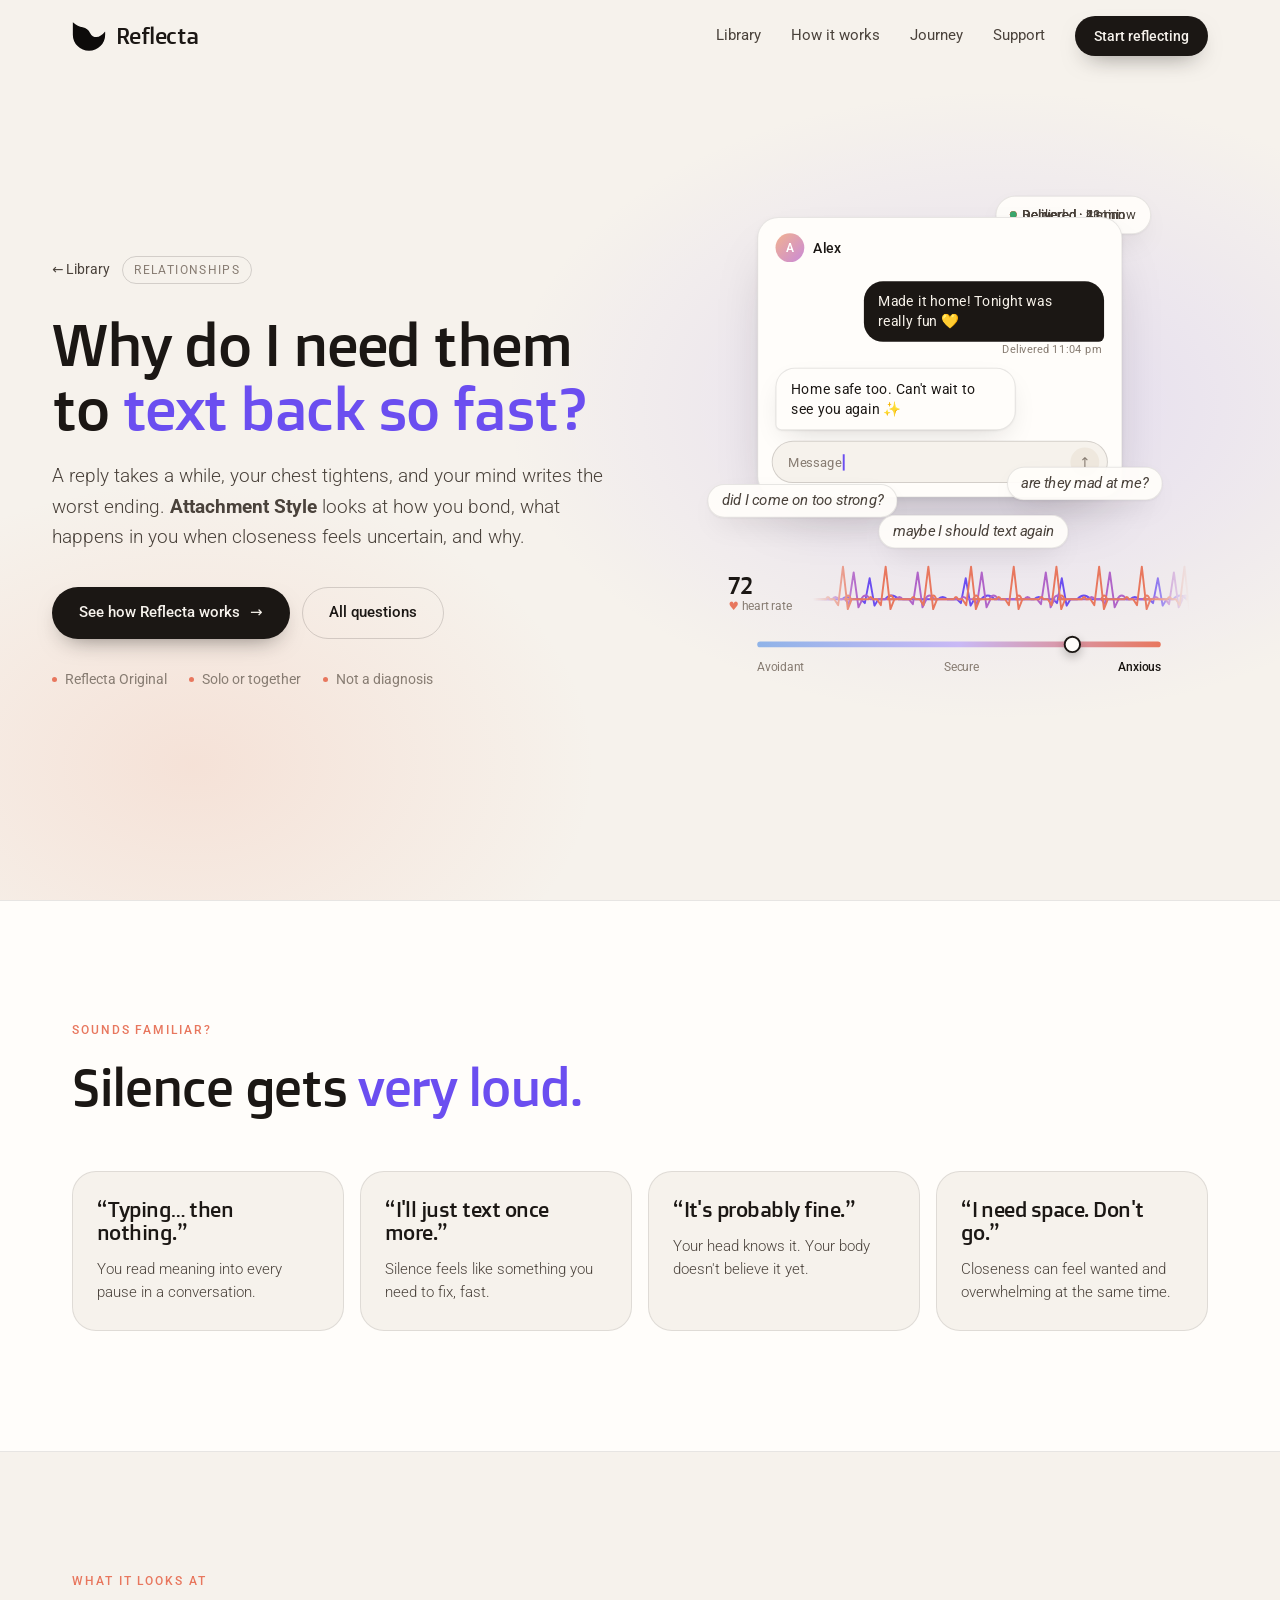
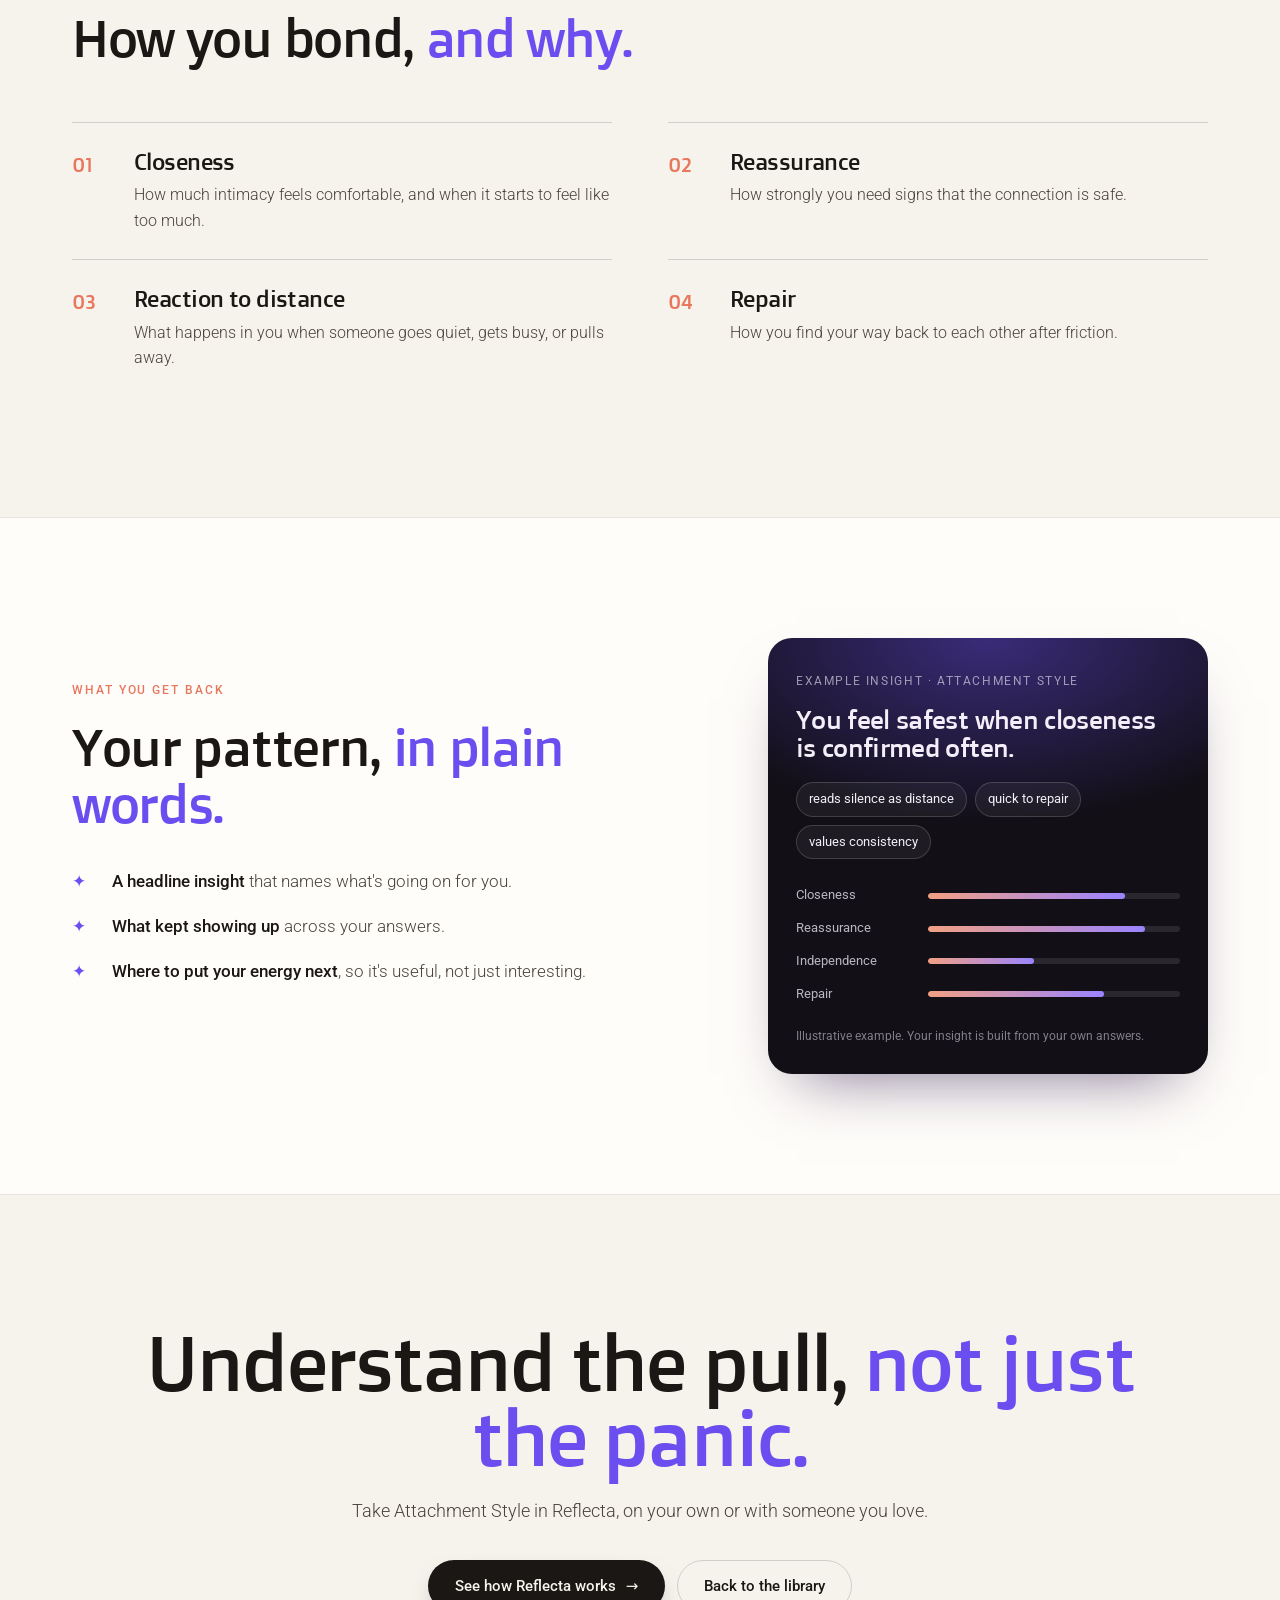
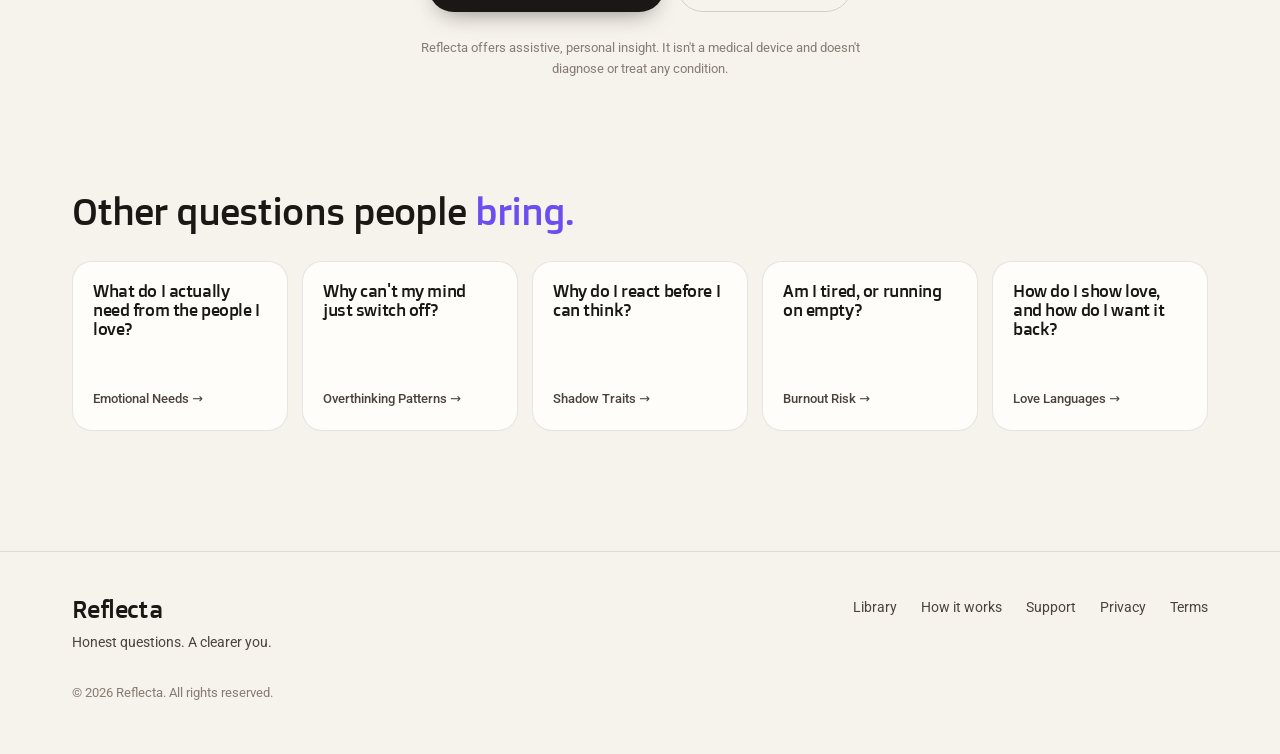
<file: assessments/attachment-style/index.html>
<!DOCTYPE html>
<html lang="en">
  <head>
    <meta charset="UTF-8" />
    <meta name="viewport" content="width=device-width, initial-scale=1" />
    <title>Why do I need them to text back so fast? · Attachment Style · Reflecta</title>
    <meta
      name="description"
      content="Attachment Style by Reflecta: understand why silence feels so loud, how you bond, and what you need to feel safe when closeness feels uncertain."
    />
    <meta name="theme-color" content="#f6f2ec" />
    <meta name="robots" content="index, follow, max-image-preview:large" />
    <link rel="canonical" href="https://reflecta.life/assessments/attachment-style/" />

    <meta property="og:type" content="website" />
    <meta property="og:site_name" content="Reflecta" />
    <meta property="og:url" content="https://reflecta.life/assessments/attachment-style/" />
    <meta property="og:title" content="Why do I need them to text back so fast? · Reflecta" />
    <meta property="og:description" content="Attachment Style: understand why silence feels so loud." />
    <meta property="og:locale" content="en_US" />
    <meta property="og:image" content="https://reflecta.life/assessments/attachment-style/og.png" />
    <meta property="og:image:type" content="image/png" />
    <meta property="og:image:width" content="1200" />
    <meta property="og:image:height" content="630" />
    <meta property="og:image:alt" content="Why do I need them to text back so fast?" />

    <meta name="twitter:card" content="summary_large_image" />
    <meta name="twitter:title" content="Why do I need them to text back so fast? · Reflecta" />
    <meta name="twitter:description" content="Attachment Style: understand why silence feels so loud." />
    <meta name="twitter:image" content="https://reflecta.life/assessments/attachment-style/og.png" />
    <meta name="twitter:image:alt" content="Why do I need them to text back so fast?" />

    <link rel="icon" href="/favicon.ico" sizes="48x48" />
    <link rel="icon" href="/favicon.svg" type="image/svg+xml" />
    <link rel="apple-touch-icon" href="/apple-touch-icon.png" />
    <link rel="manifest" href="/site.webmanifest" />
    <meta name="apple-mobile-web-app-title" content="Reflecta" />

    <script type="application/ld+json">
    {
      "@context": "https://schema.org",
      "@graph": [
        {
          "@type": "WebPage",
          "@id": "https://reflecta.life/assessments/attachment-style/",
          "url": "https://reflecta.life/assessments/attachment-style/",
          "name": "Why do I need them to text back so fast? · Reflecta",
          "description": "Attachment Style by Reflecta: understand why silence feels so loud, how you bond, and what you need to feel safe when closeness feels uncertain.",
          "isPartOf": {
            "@type": "WebSite",
            "@id": "https://reflecta.life/#website",
            "name": "Reflecta",
            "url": "https://reflecta.life/"
          },
          "about": {
            "@type": "Thing",
            "name": "Attachment Style assessment"
          },
          "primaryImageOfPage": {
            "@type": "ImageObject",
            "url": "https://reflecta.life/assessments/attachment-style/og.png",
            "width": 1200,
            "height": 630
          },
          "publisher": {
            "@type": "Organization",
            "@id": "https://reflecta.life/#org",
            "name": "Reflecta",
            "url": "https://reflecta.life/",
            "logo": "https://reflecta.life/icon-512.png",
            "contactPoint": {
              "@type": "ContactPoint",
              "contactType": "customer support",
              "email": "support@reflecta.life"
            }
          }
        },
        {
          "@type": "BreadcrumbList",
          "itemListElement": [
            {
              "@type": "ListItem",
              "position": 1,
              "name": "Reflecta",
              "item": "https://reflecta.life/"
            },
            {
              "@type": "ListItem",
              "position": 2,
              "name": "Library",
              "item": "https://reflecta.life/#assessments"
            },
            {
              "@type": "ListItem",
              "position": 3,
              "name": "Attachment Style",
              "item": "https://reflecta.life/assessments/attachment-style/"
            }
          ]
        }
      ]
    }
    </script>

    <link rel="preconnect" href="https://fonts.googleapis.com" />
    <link rel="preconnect" href="https://fonts.gstatic.com" crossorigin />
    <link
      href="https://fonts.googleapis.com/css2?family=Roboto:ital,wght@0,100..900;1,100..900&family=Doppio+One&display=swap"
      rel="stylesheet"
    />
    <link rel="stylesheet" href="../assessment.css" />

    <script>
      // Open on the Reflecta thread unless motion is reduced or a moment is frozen (?t=).
      try {
        if (!matchMedia("(prefers-reduced-motion: reduce)").matches && !/[?&]t=/.test(location.search))
          document.documentElement.classList.add("intro-on");
      } catch (e) {}
    </script>

    <style>
      /* ---------- scene: the unanswered text ---------- */

      .a-hero {
        --glow-a: rgba(154, 132, 255, 0.2);
        --glow-b: rgba(242, 160, 132, 0.2);
      }

      .chat {
        left: 70px;
        top: 52px;
        width: 380px;
        height: 292px;
        padding: 16px 18px;
      }

      .chat > * {
        position: absolute;
      }

      .chat-head {
        left: 18px;
        top: 16px;
        display: flex;
        align-items: center;
        gap: 9px;
        font-size: 15px;
        font-weight: 500;
      }

      .av {
        display: inline-grid;
        place-items: center;
        width: 30px;
        height: 30px;
        border-radius: 50%;
        background: linear-gradient(135deg, #f2b28f, #c98ad8);
        color: #fff;
        font-size: 13px;
        font-weight: 600;
      }

      #sent {
        right: 18px;
        top: 66px;
        max-width: 250px;
        transform-origin: 100% 100%;
      }

      .delivered {
        right: 20px;
        top: 128px;
        font-size: 11.5px;
        color: var(--muted);
      }

      #reply {
        left: 18px;
        top: 156px;
        max-width: 250px;
        transform-origin: 0 100%;
      }

      .compose {
        left: 14px;
        right: 14px;
        bottom: 14px;
        height: 44px;
        display: flex;
        align-items: center;
        padding: 0 8px 0 16px;
        border-radius: 22px;
        border: 1px solid var(--line-2);
        background: var(--paper);
        font-size: 14px;
      }

      #draft:empty::before {
        content: "Message";
        color: var(--muted);
      }

      .caret {
        display: inline-block;
        width: 2px;
        height: 17px;
        margin-left: 1px;
        background: var(--violet);
        animation: blink 1s steps(1) infinite;
      }

      @keyframes blink {
        50% {
          opacity: 0;
        }
      }

      .compose .send {
        margin-left: auto;
        display: grid;
        place-items: center;
        width: 30px;
        height: 30px;
        border-radius: 50%;
        background: var(--paper-2);
        color: var(--muted);
      }

      .elapsed {
        left: 318px;
        top: 30px;
        display: grid;
        padding: 0;
        overflow: hidden;
      }

      .elapsed span {
        grid-area: 1 / 1;
        padding: 8px 14px;
      }

      .elapsed .dot {
        display: inline-block;
        width: 7px;
        height: 7px;
        margin-right: 6px;
        border-radius: 50%;
        background: var(--coral);
        vertical-align: 1px;
      }

      .elapsed .ok {
        background: #3aa76d;
      }

      #t1 {
        left: 330px;
        top: 312px;
      }

      #t2 {
        left: 18px;
        top: 330px;
      }

      #t3 {
        left: 196px;
        top: 362px;
      }

      /* heart monitor */

      .monitor {
        left: 40px;
        top: 410px;
        width: 480px;
        height: 64px;
        display: flex;
        align-items: center;
        gap: 14px;
      }

      .bpm {
        flex: none;
        width: 74px;
        font-size: 12px;
        color: var(--muted);
        line-height: 1.2;
      }

      .bpm b {
        display: block;
        font-family: var(--serif);
        letter-spacing: -0.025em;
        font-weight: 400;
        font-size: 24.6px;
        color: var(--ink);
      }

      .bpm i {
        font-style: normal;
        color: var(--coral);
      }

      .ecg {
        position: relative;
        flex: 1;
        height: 64px;
        overflow: hidden;
        -webkit-mask-image: linear-gradient(90deg, transparent, #000 12%, #000 88%, transparent);
        mask-image: linear-gradient(90deg, transparent, #000 12%, #000 88%, transparent);
      }

      .ecg svg {
        position: absolute;
        left: 0;
        top: 0;
        width: 800px;
        height: 64px;
        overflow: visible;
      }

      .ecg path {
        fill: none;
        stroke-width: 2;
        stroke-linejoin: round;
        stroke-linecap: round;
      }

      .ecg .calm path {
        stroke: var(--violet);
      }

      .ecg .med path {
        stroke: #b064c8;
      }

      .ecg .fast path {
        stroke: var(--coral);
      }

      html.motion .ecg svg {
        animation: ecg 2.4s linear infinite;
      }

      html.motion .ecg .med {
        animation-duration: 1.7s;
      }

      html.motion .ecg .fast {
        animation-duration: 1.1s;
      }

      @keyframes ecg {
        to {
          translate: -400px 0;
        }
      }

      /* where you land */

      .spectrum {
        left: 70px;
        top: 494px;
        width: 420px;
      }

      .spectrum .track {
        position: relative;
        height: 6px;
        border-radius: 3px;
        background: linear-gradient(90deg, #8fb3e8, #c9b9f5 50%, var(--coral));
      }

      .spectrum .knob {
        position: absolute;
        left: 50%;
        top: 50%;
        width: 18px;
        height: 18px;
        margin: -9px 0 0 -9px;
        border-radius: 50%;
        background: var(--card);
        border: 2px solid var(--ink);
        box-shadow: 0 4px 10px rgba(27, 23, 20, 0.25);
        translate: 118px 0;
      }

      .spectrum .labels {
        display: flex;
        justify-content: space-between;
        margin-top: 12px;
        font-size: 12px;
        color: var(--muted);
      }

      .spectrum .labels b {
        color: var(--ink);
        font-weight: 500;
      }
    </style>
  </head>

  <body>
    <header class="site-header" id="site-header">
      <div class="wrap header-inner">
        <a class="brand-link" href="../../" aria-label="Reflecta home"><svg class="brand-mark" viewBox="180 240 644 580" aria-hidden="true"><defs><clipPath id="rfMark"><path d="M196 258 C262 312 320 345 382 356 C448 368 494 405 522 462 C552 520 592 541 642 541 C700 541 752 502 803 441 C806 438 808 440 808 445 L808 495 A306 306 0 0 1 196 495 Z" /></clipPath><linearGradient id="rfShine" x1="0" y1="0" x2="1" y2="0"><stop offset="0" stop-color="#fff" stop-opacity="0" /><stop offset="0.5" stop-color="#fff" stop-opacity="0.75" /><stop offset="1" stop-color="#fff" stop-opacity="0" /></linearGradient></defs><path class="mark" d="M196 258 C262 312 320 345 382 356 C448 368 494 405 522 462 C552 520 592 541 642 541 C700 541 752 502 803 441 C806 438 808 440 808 445 L808 495 A306 306 0 0 1 196 495 Z" /><g clip-path="url(#rfMark)"><rect class="shine" x="-300" y="150" width="200" height="760" fill="url(#rfShine)" /></g></svg>Reflecta</a>
        <nav class="nav" aria-label="Primary">
          <a href="../../#assessments">Library</a>
          <a href="../../#how">How it works</a>
          <a href="../../#journey">Journey</a>
          <a href="../../#support">Support</a>
          <a class="btn btn-primary" href="../../#assessments">Start reflecting</a>
        </nav>
      </div>
    </header>

    <main>
      <section class="a-hero" aria-labelledby="title">
        <div class="wrap a-hero-grid">
          <div>
            <p class="crumbs"><a href="../../#assessments">← Library</a><span class="cat">Relationships</span></p>
            <h1 id="title">Why do I need them to <em>text back so fast?</em></h1>
            <p class="lead">
              A reply takes a while, your chest tightens, and your mind writes the worst ending.
              <strong>Attachment Style</strong> looks at how you bond, what happens in you when closeness
              feels uncertain, and why.
            </p>
            <div class="ctas">
              <a class="btn btn-primary" href="../../#how">See how Reflecta works <span class="arrow">→</span></a>
              <a class="btn btn-ghost" href="../../#assessments">All questions</a>
            </div>
            <ul class="hero-meta">
              <li>Reflecta Original</li>
              <li>Solo or together</li>
              <li>Not a diagnosis</li>
            </ul>
          </div>

          <figure class="scene-fig">
            <div class="stage-wrap">
              <div class="stage" id="stage" aria-hidden="true">
                <div class="scene">
                  <div class="s-chip elapsed" id="elapsed">
                    <span class="anim-only" id="e1"><i class="dot"></i>Delivered · just now</span>
                    <span class="anim-only" id="e2"><i class="dot"></i>Delivered · 4 min</span>
                    <span class="anim-only" id="e3"><i class="dot"></i>Delivered · 11 min</span>
                    <span class="anim-only" id="e4"><i class="dot"></i>Delivered · 23 min</span>
                    <span id="e5"><i class="dot ok"></i>Replied</span>
                  </div>

                  <div class="s-card chat" id="chat">
                    <div class="chat-head"><span class="av">A</span>Alex</div>
                    <div class="s-bub out" id="sent">Made it home! Tonight was really fun 💛</div>
                    <div class="delivered" id="delivered">Delivered 11:04 pm</div>
                    <div class="s-bub in" id="reply">Home safe too. Can't wait to see you again ✨</div>
                    <div class="compose"><span id="draft"></span><span class="caret"></span><span class="send">↑</span></div>
                  </div>

                  <div class="s-thought anim-only" id="t1">are they mad at me?</div>
                  <div class="s-thought anim-only" id="t2">did I come on too strong?</div>
                  <div class="s-thought anim-only" id="t3">maybe I should text again</div>

                  <div class="monitor" id="monitor">
                    <div class="bpm"><b id="bpm">74</b><i>♥</i> heart rate</div>
                    <div class="ecg">
                      <svg class="calm" id="ecgCalm" viewBox="0 0 800 64"><path /></svg>
                      <svg class="med anim-only" id="ecgMed" viewBox="0 0 800 64"><path /></svg>
                      <svg class="fast anim-only" id="ecgFast" viewBox="0 0 800 64"><path /></svg>
                    </div>
                  </div>

                  <div class="spectrum" id="spectrum">
                    <div class="track"><span class="knob" id="knob"></span></div>
                    <div class="labels"><span>Avoidant</span><span>Secure</span><b>Anxious</b></div>
                  </div>
                </div>
              </div>
            </div>
            <figcaption class="scene-cap">
              <span data-t0="0.3" data-t1="3.0">You hit send.</span>
              <span data-t0="3.2" data-t1="5.6">Minutes start to feel like hours.</span>
              <span data-t0="5.8" data-t1="8.6">Your body reacts before your mind does.</span>
              <span data-t0="9.0" data-t1="12.4">Attachment Style shows you <em>why.</em></span>
            </figcaption>
          </figure>
        </div>
      </section>

      <section class="section section-alt" aria-labelledby="familiar">
        <div class="wrap">
          <div class="section-head">
            <p class="kicker reveal">Sounds familiar?</p>
            <h2 class="reveal d1" id="familiar">Silence gets <em>very loud.</em></h2>
          </div>
          <div class="moments">
            <div class="moment reveal"><q>Typing… then nothing.</q><p>You read meaning into every pause in a conversation.</p></div>
            <div class="moment reveal d1"><q>I'll just text once more.</q><p>Silence feels like something you need to fix, fast.</p></div>
            <div class="moment reveal d2"><q>It's probably fine.</q><p>Your head knows it. Your body doesn't believe it yet.</p></div>
            <div class="moment reveal d3"><q>I need space. Don't go.</q><p>Closeness can feel wanted and overwhelming at the same time.</p></div>
          </div>
        </div>
      </section>

      <section class="section" aria-labelledby="looks">
        <div class="wrap">
          <div class="section-head">
            <p class="kicker reveal">What it looks at</p>
            <h2 class="reveal d1" id="looks">How you bond, <em>and why.</em></h2>
          </div>
          <div class="dims">
            <div class="dim reveal"><span class="ix">01</span><div><h3>Closeness</h3><p>How much intimacy feels comfortable, and when it starts to feel like too much.</p></div></div>
            <div class="dim reveal d1"><span class="ix">02</span><div><h3>Reassurance</h3><p>How strongly you need signs that the connection is safe.</p></div></div>
            <div class="dim reveal"><span class="ix">03</span><div><h3>Reaction to distance</h3><p>What happens in you when someone goes quiet, gets busy, or pulls away.</p></div></div>
            <div class="dim reveal d1"><span class="ix">04</span><div><h3>Repair</h3><p>How you find your way back to each other after friction.</p></div></div>
          </div>
        </div>
      </section>

      <section class="section section-alt" aria-labelledby="get">
        <div class="wrap get-grid">
          <div>
            <p class="kicker reveal">What you get back</p>
            <h2 class="reveal d1" id="get">Your pattern, <em>in plain words.</em></h2>
            <ul class="get-list">
              <li class="reveal"><span><b>A headline insight</b> that names what's going on for you.</span></li>
              <li class="reveal d1"><span><b>What kept showing up</b> across your answers.</span></li>
              <li class="reveal d2"><span><b>Where to put your energy next</b>, so it's useful, not just interesting.</span></li>
              <li class="reveal d3"><span><b>Take it together</b> and compare what each of you sees.</span></li>
            </ul>
          </div>
          <div class="s-dark insight-card reveal d1">
            <span class="k">Example insight · Attachment Style</span>
            <h3>You feel safest when closeness is confirmed often.</h3>
            <div class="chips"><span>reads silence as distance</span><span>quick to repair</span><span>values consistency</span></div>
            <div class="bars">
              <div class="bar">Closeness<i style="--v: 78%"></i></div>
              <div class="bar">Reassurance<i style="--v: 86%"></i></div>
              <div class="bar">Independence<i style="--v: 42%"></i></div>
              <div class="bar">Repair<i style="--v: 70%"></i></div>
            </div>
            <p class="note">Illustrative example. Your insight is built from your own answers.</p>
          </div>
        </div>
      </section>

      <section class="a-closing" aria-labelledby="closing">
        <div class="wrap reveal">
          <h2 id="closing">Understand the pull, <em>not just the panic.</em></h2>
          <p class="lead">Take Attachment Style in Reflecta, on your own or with someone you love.</p>
          <div class="ctas">
            <a class="btn btn-primary" href="../../#how">See how Reflecta works <span class="arrow">→</span></a>
            <a class="btn btn-ghost" href="../../#assessments">Back to the library</a>
          </div>
          <p class="disclaimer">Reflecta offers assistive, personal insight. It isn't a medical device and doesn't diagnose or treat any condition.</p>
        </div>
      </section>

      <section class="more" aria-labelledby="more">
        <div class="wrap">
          <h2 class="reveal" id="more">Other questions people <em>bring.</em></h2>
          <div class="more-grid">
            <a class="reveal" href="../emotional-needs/"><span class="q">What do I actually need from the people I love?</span><span class="n">Emotional Needs →</span></a>
            <a class="reveal d1" href="../overthinking-patterns/"><span class="q">Why can't my mind just switch off?</span><span class="n">Overthinking Patterns →</span></a>
            <a class="reveal d2" href="../shadow-traits/"><span class="q">Why do I react before I can think?</span><span class="n">Shadow Traits →</span></a>
            <a class="reveal d3" href="../burnout-risk/"><span class="q">Am I tired, or running on empty?</span><span class="n">Burnout Risk →</span></a>
            <a class="reveal d3" href="../love-languages/"><span class="q">How do I show love, and how do I want it back?</span><span class="n">Love Languages →</span></a>
          </div>
        </div>
      </section>
    </main>

    <footer>
      <div class="wrap footer-grid">
        <div class="footer-brand">
          <div class="name">Reflecta</div>
          <p>Honest questions. A clearer you.</p>
        </div>
        <div class="footer-links" aria-label="Footer">
          <a href="../../#assessments">Library</a>
          <a href="../../#how">How it works</a>
          <a href="../../#support">Support</a>
          <a href="../../#privacy">Privacy</a>
          <a href="../../#terms">Terms</a>
        </div>
        <p class="footer-meta">© <span id="year"></span> Reflecta. All rights reserved.</p>
      </div>
    </footer>

    <script src="../../thread.js"></script>
    <script src="../assessment.js"></script>
    <script>
      /* Scene (13 s loop): a text is sent · the "Delivered" clock ticks, worried thoughts pile up
       * and the heart rate climbs · a reply-chaser gets typed and deleted · the reply arrives,
       * the pulse settles · the spectrum shows where this leans: anxious. */
      (function () {
        // Heartbeat lines: a beat every `period` px, spike of `amp` px, two screens wide.
        function ecg(period, amp) {
          var d = "M0 40";
          for (var x = 0; x < 800; x += period) {
            d +=
              " L" + (x + period * 0.3) + " 40" +
              " q" + period * 0.05 + " -5 " + period * 0.1 + " 0" +
              " L" + (x + period * 0.5) + " 40" +
              " l4 " + amp * 0.18 + " l5 " + -amp * 1.18 + " l5 " + amp * 1.3 + " l4 " + -amp * 0.3 +
              " L" + (x + period * 0.75) + " 40" +
              " q" + period * 0.07 + " -8 " + period * 0.14 + " 0" +
              " L" + (x + period) + " 40";
          }
          return d;
        }
        document.querySelector("#ecgCalm path").setAttribute("d", ecg(100, 22));
        document.querySelector("#ecgMed path").setAttribute("d", ecg(66.67, 28));
        document.querySelector("#ecgFast path").setAttribute("d", ecg(44.44, 34));
      })();

      Scene(13, function (s) {
        var $ = function (id) {
          return document.getElementById(id);
        };
        s.pop($("chat"), 0.1, { s: 0.94, d: 0.7 });
        s.pop($("sent"), 0.45, { s: 0.85 });
        s.keys($("delivered"), [{ t: 0.9, opacity: 0 }, { t: 1.3, opacity: 1 }]);

        // the clock that won't stop
        var swap = { from: { opacity: 0, translate: "0 12px", filter: "blur(4px)" }, out: { opacity: 0, translate: "0 -12px", filter: "blur(4px)" }, i: 0.35, x: 0.3 };
        s.pop($("elapsed"), 0.9, { s: 0.8 });
        s.win($("e1"), 0.9, 3.0, swap);
        s.win($("e2"), 3.1, 5.4, swap);
        s.win($("e3"), 5.5, 7.0, swap);
        s.win($("e4"), 7.1, 8.7, swap);
        s.keys($("e5"), [{ t: 8.8, opacity: 0, translate: "0 12px", filter: "blur(4px)", easing: s.E.out }, { t: 9.2, opacity: 1, translate: "0 0", filter: "blur(0px)" }]);

        // the spiral
        var think = { from: { opacity: 0, scale: 0.6, filter: "blur(6px)" }, to: { opacity: 1, scale: 1, filter: "blur(0px)" }, out: { opacity: 0, scale: 0.9, filter: "blur(8px)" }, ease: s.E.spring, i: 0.6, x: 0.5 };
        s.win($("t1"), 3.4, 8.7, think);
        s.win($("t2"), 5.8, 8.75, think);
        s.win($("t3"), 7.2, 8.8, think);
        s.keys($("chat"), [{ t: 3.0, rotate: "0deg" }, { t: 6.0, rotate: "-0.6deg" }, { t: 7.5, rotate: "0.6deg" }, { t: 8.8, rotate: "0deg" }]);
        s.type($("draft"), "hey, just checking you got home ok?", 7.6, 8.3, [8.45, 8.75]);

        // the reply
        s.pop($("reply"), 8.95, { s: 0.6, d: 0.7 });

        // the body: three heartbeat lines and a counter
        s.keys($("ecgCalm"), [{ t: 3.0, opacity: 1 }, { t: 3.5, opacity: 0 }, { t: 9.0, opacity: 0 }, { t: 9.6, opacity: 1 }]);
        s.keys($("ecgMed"), [{ t: 0, opacity: 0 }, { t: 3.0, opacity: 0 }, { t: 3.5, opacity: 1 }, { t: 5.5, opacity: 1 }, { t: 6.0, opacity: 0 }]);
        s.keys($("ecgFast"), [{ t: 0, opacity: 0 }, { t: 5.5, opacity: 0 }, { t: 6.0, opacity: 1 }, { t: 9.0, opacity: 1 }, { t: 9.6, opacity: 0 }]);
        var bpmKeys = [[0, 72], [3.0, 72], [5.4, 92], [7.0, 109], [8.8, 124], [10.0, 75]];
        var bpm = $("bpm");
        s.track(function (t) {
          var v = bpmKeys[bpmKeys.length - 1][1];
          for (var i = 1; i < bpmKeys.length; i++) {
            if (t < bpmKeys[i][0]) {
              var a = bpmKeys[i - 1];
              var b = bpmKeys[i];
              v = a[1] + ((b[1] - a[1]) * (t - a[0])) / (b[0] - a[0]);
              break;
            }
          }
          var str = String(Math.round(v));
          if (bpm._v !== str) {
            bpm.textContent = str;
            bpm._v = str;
          }
        });

        // where it leans
        s.keys($("spectrum"), [{ t: 9.7, opacity: 0, translate: "0 14px", easing: s.E.out }, { t: 10.3, opacity: 1, translate: "0 0" }]);
        s.at($("knob"), 10.4, { translate: "0 0" }, { translate: "118px 0" }, 1.1, s.E.spring);
      });
    </script>
  </body>
</html>
</file>
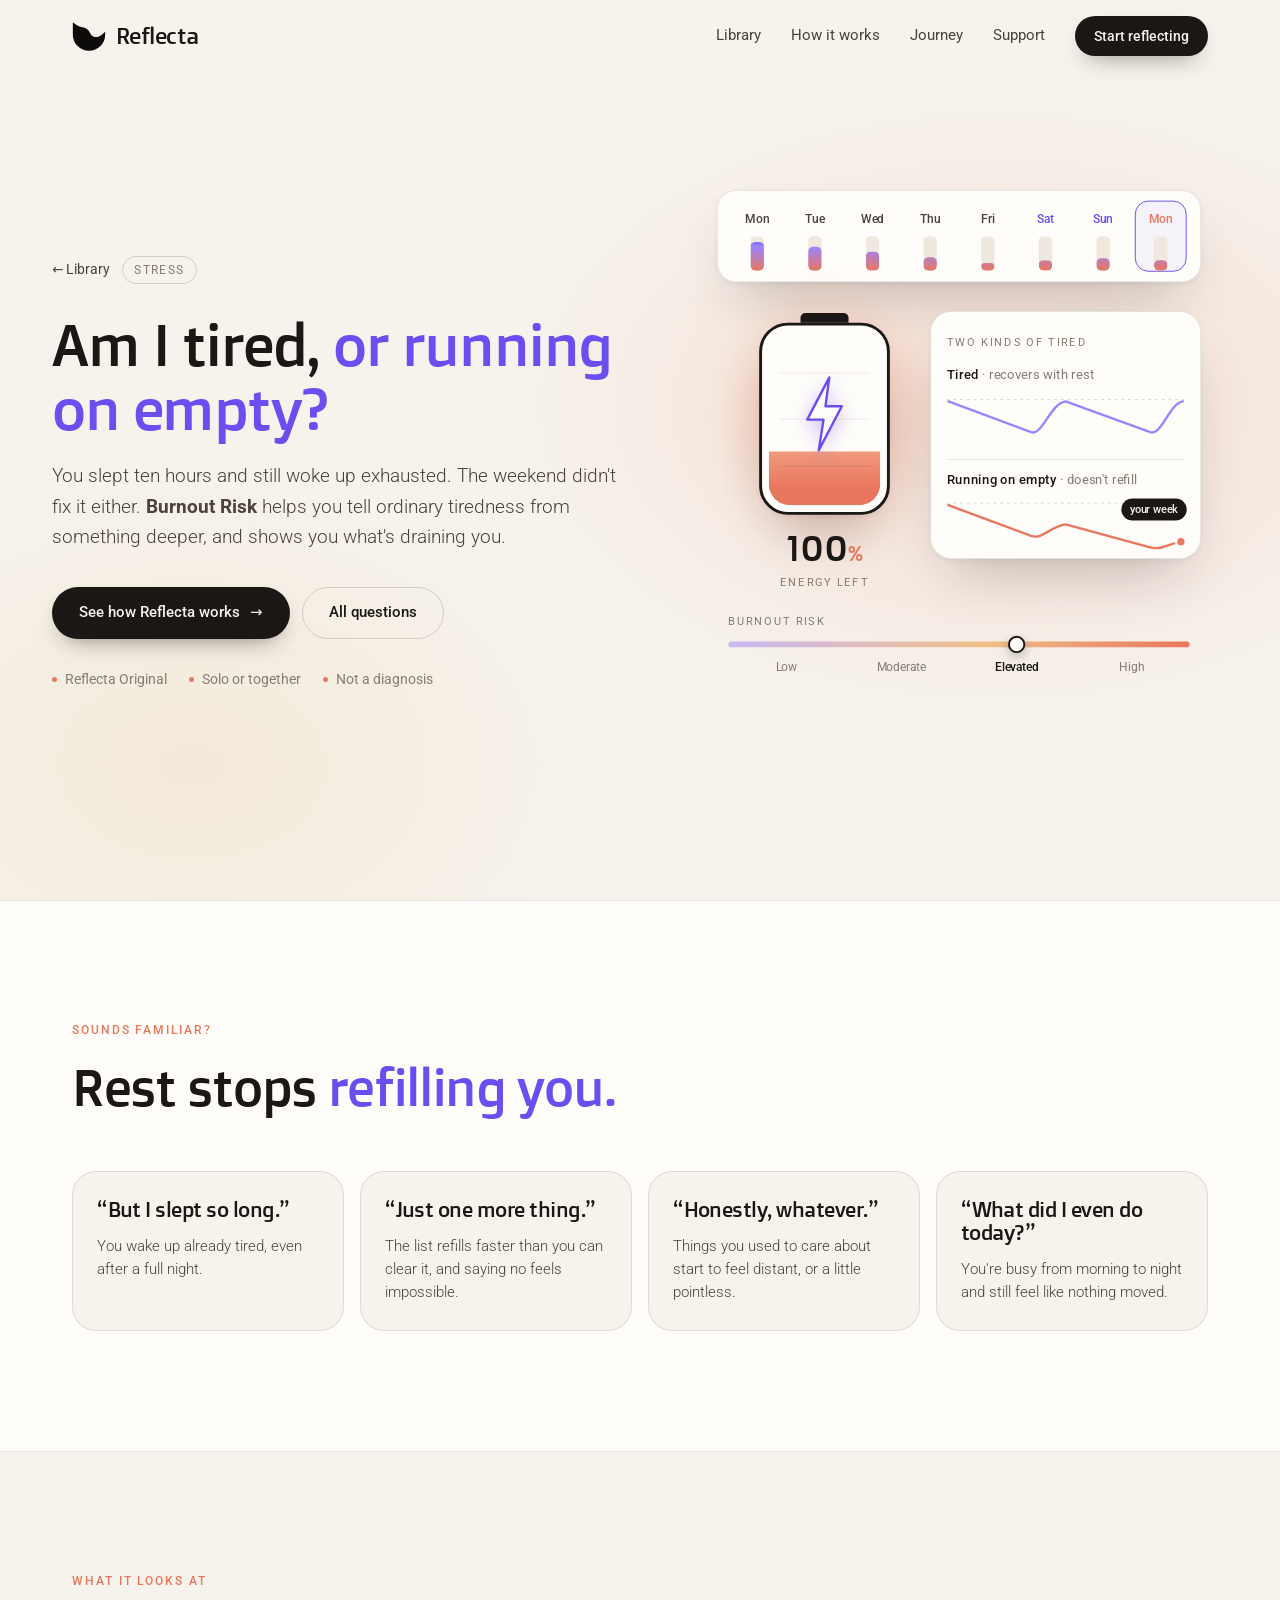
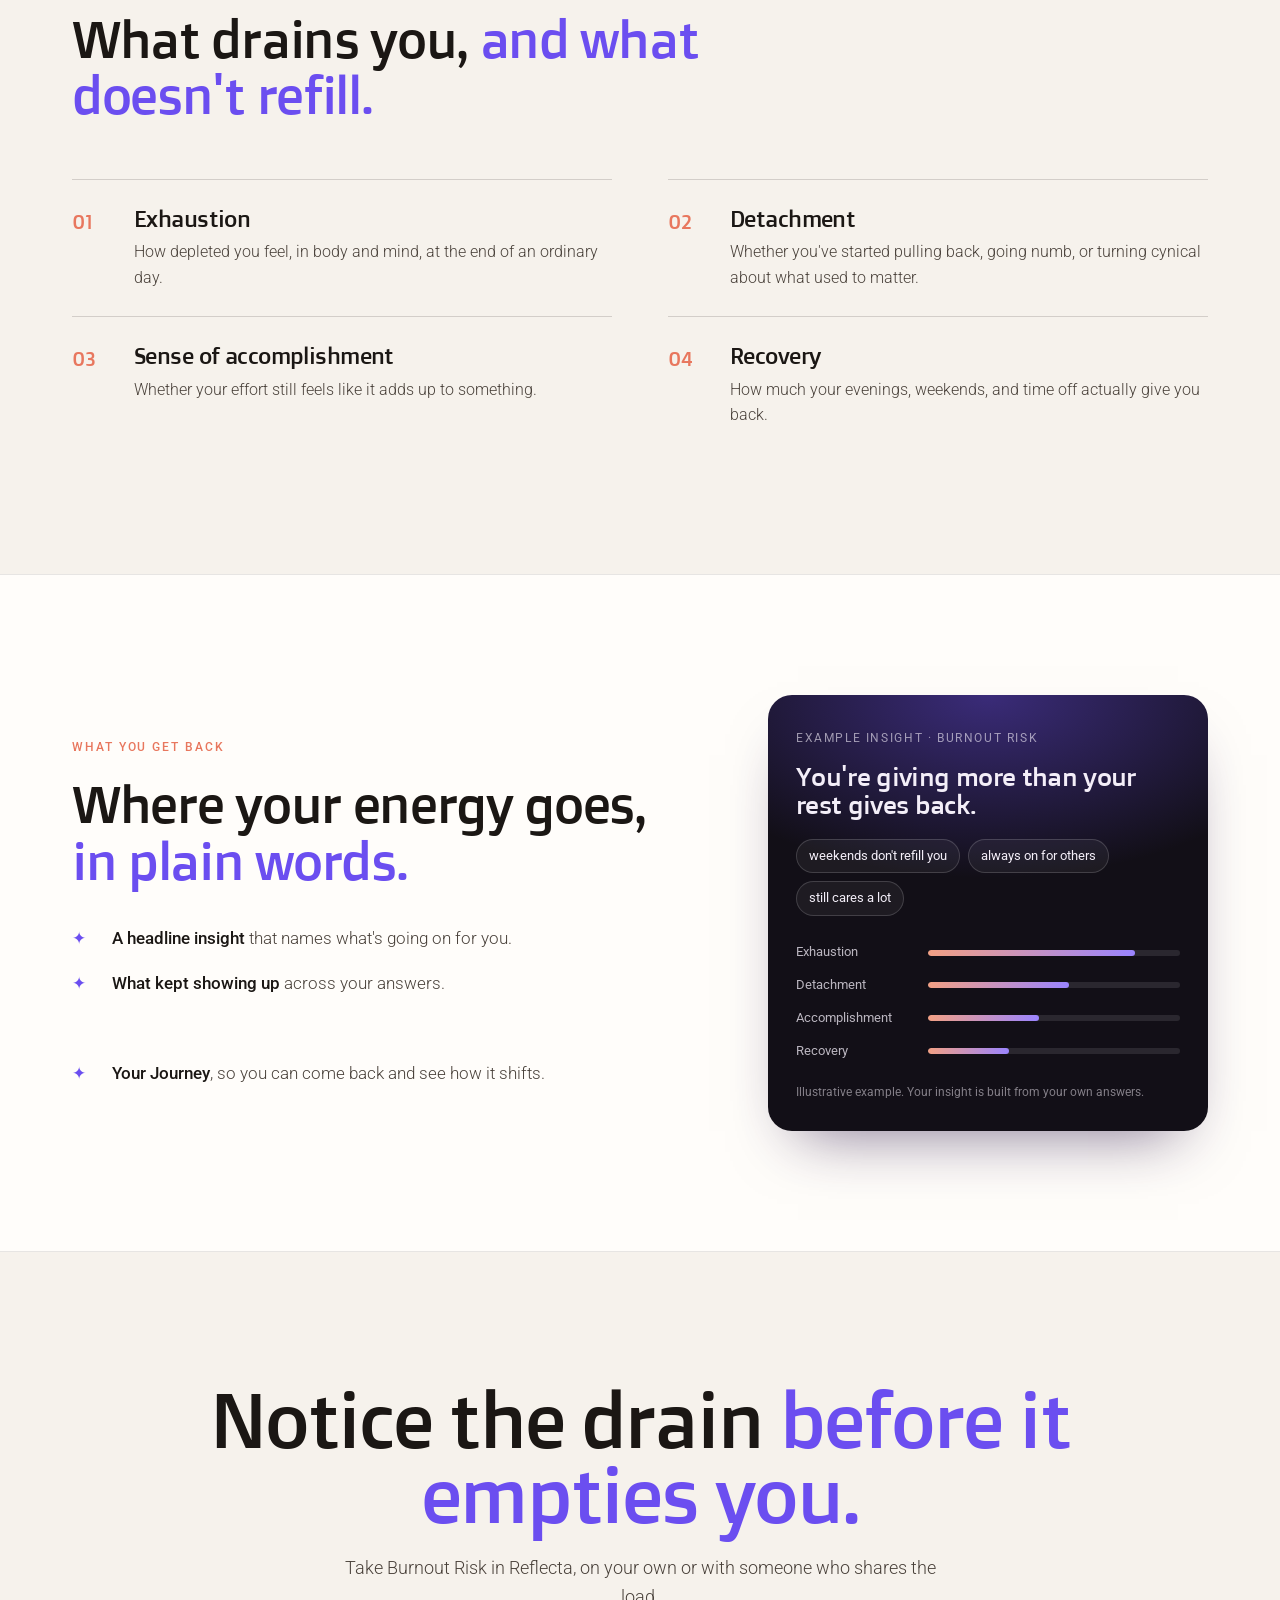
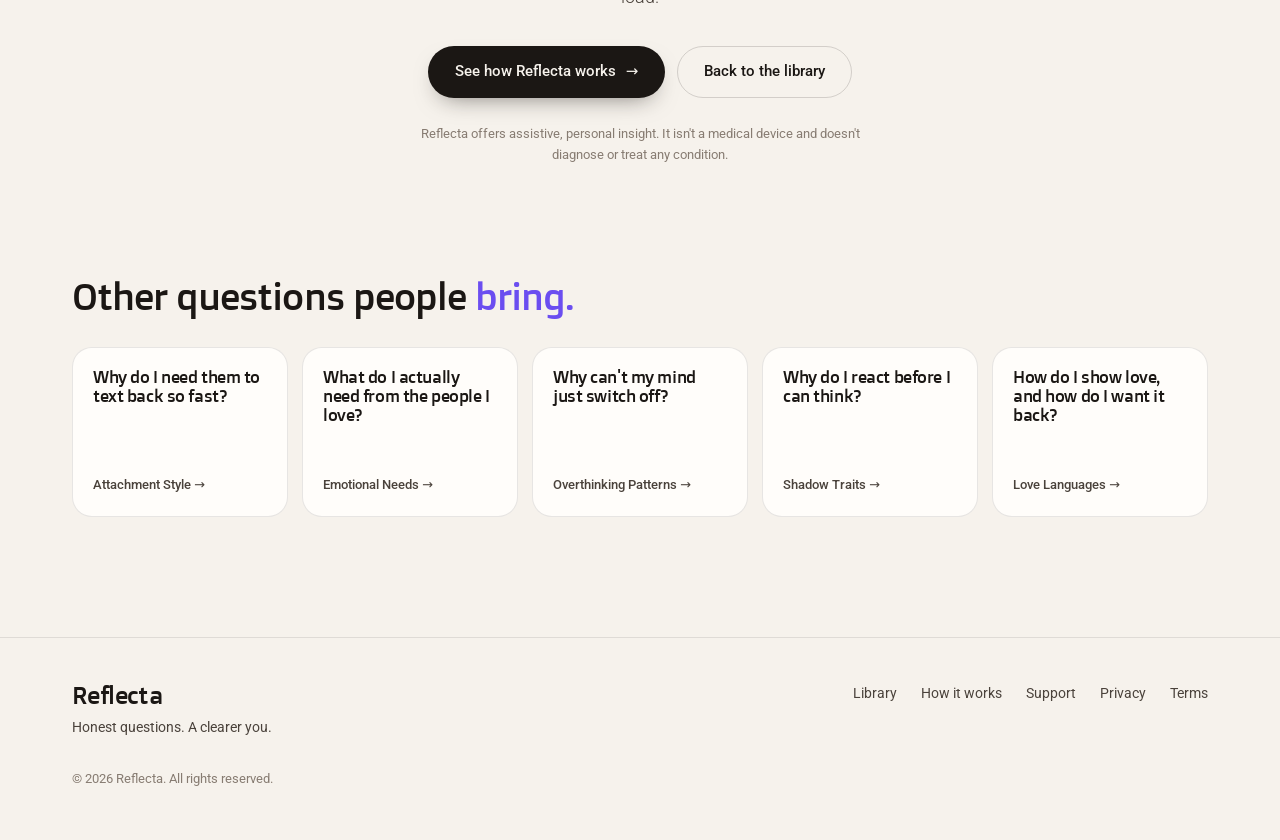
<file: assessments/burnout-risk/index.html>
<!DOCTYPE html>
<html lang="en">
  <head>
    <meta charset="UTF-8" />
    <meta name="viewport" content="width=device-width, initial-scale=1" />
    <title>Am I tired, or running on empty? · Burnout Risk · Reflecta</title>
    <meta
      name="description"
      content="Burnout Risk by Reflecta: tell ordinary tiredness from something deeper, see what's draining you, and why rest isn't refilling you."
    />
    <meta name="theme-color" content="#f6f2ec" />
    <meta name="robots" content="index, follow, max-image-preview:large" />
    <link rel="canonical" href="https://reflecta.life/assessments/burnout-risk/" />

    <meta property="og:type" content="website" />
    <meta property="og:site_name" content="Reflecta" />
    <meta property="og:url" content="https://reflecta.life/assessments/burnout-risk/" />
    <meta property="og:title" content="Am I tired, or running on empty? · Reflecta" />
    <meta property="og:description" content="Burnout Risk: tell ordinary tiredness from something deeper." />
    <meta property="og:locale" content="en_US" />
    <meta property="og:image" content="https://reflecta.life/assessments/burnout-risk/og.png" />
    <meta property="og:image:type" content="image/png" />
    <meta property="og:image:width" content="1200" />
    <meta property="og:image:height" content="630" />
    <meta property="og:image:alt" content="Am I tired, or running on empty?" />

    <meta name="twitter:card" content="summary_large_image" />
    <meta name="twitter:title" content="Am I tired, or running on empty? · Reflecta" />
    <meta name="twitter:description" content="Burnout Risk: tell ordinary tiredness from something deeper." />
    <meta name="twitter:image" content="https://reflecta.life/assessments/burnout-risk/og.png" />
    <meta name="twitter:image:alt" content="Am I tired, or running on empty?" />

    <link rel="icon" href="/favicon.ico" sizes="48x48" />
    <link rel="icon" href="/favicon.svg" type="image/svg+xml" />
    <link rel="apple-touch-icon" href="/apple-touch-icon.png" />
    <link rel="manifest" href="/site.webmanifest" />
    <meta name="apple-mobile-web-app-title" content="Reflecta" />

    <script type="application/ld+json">
    {
      "@context": "https://schema.org",
      "@graph": [
        {
          "@type": "WebPage",
          "@id": "https://reflecta.life/assessments/burnout-risk/",
          "url": "https://reflecta.life/assessments/burnout-risk/",
          "name": "Am I tired, or running on empty? · Reflecta",
          "description": "Burnout Risk by Reflecta: tell ordinary tiredness from something deeper, see what's draining you, and why rest isn't refilling you.",
          "isPartOf": {
            "@type": "WebSite",
            "@id": "https://reflecta.life/#website",
            "name": "Reflecta",
            "url": "https://reflecta.life/"
          },
          "about": {
            "@type": "Thing",
            "name": "Burnout Risk assessment"
          },
          "primaryImageOfPage": {
            "@type": "ImageObject",
            "url": "https://reflecta.life/assessments/burnout-risk/og.png",
            "width": 1200,
            "height": 630
          },
          "publisher": {
            "@type": "Organization",
            "@id": "https://reflecta.life/#org",
            "name": "Reflecta",
            "url": "https://reflecta.life/",
            "logo": "https://reflecta.life/icon-512.png",
            "contactPoint": {
              "@type": "ContactPoint",
              "contactType": "customer support",
              "email": "support@reflecta.life"
            }
          }
        },
        {
          "@type": "BreadcrumbList",
          "itemListElement": [
            {
              "@type": "ListItem",
              "position": 1,
              "name": "Reflecta",
              "item": "https://reflecta.life/"
            },
            {
              "@type": "ListItem",
              "position": 2,
              "name": "Library",
              "item": "https://reflecta.life/#assessments"
            },
            {
              "@type": "ListItem",
              "position": 3,
              "name": "Burnout Risk",
              "item": "https://reflecta.life/assessments/burnout-risk/"
            }
          ]
        }
      ]
    }
    </script>

    <link rel="preconnect" href="https://fonts.googleapis.com" />
    <link rel="preconnect" href="https://fonts.gstatic.com" crossorigin />
    <link
      href="https://fonts.googleapis.com/css2?family=Roboto:ital,wght@0,100..900;1,100..900&family=Doppio+One&display=swap"
      rel="stylesheet"
    />
    <link rel="stylesheet" href="../assessment.css" />

    <script>
      // Open on the Reflecta thread unless motion is reduced or a moment is frozen (?t=).
      try {
        if (!matchMedia("(prefers-reduced-motion: reduce)").matches && !/[?&]t=/.test(location.search))
          document.documentElement.classList.add("intro-on");
      } catch (e) {}
    </script>

    <style>
      /* ---------- scene: the week that drains you ---------- */

      .a-hero {
        --glow-a: rgba(242, 160, 132, 0.24);
        --glow-b: rgba(232, 190, 120, 0.16);
      }

      /* the week strip: eight days, Monday to Monday, each with the level it ended on */

      .week {
        left: 28px;
        top: 24px;
        width: 504px;
        height: 96px;
        padding: 12px 14px;
        display: grid;
        grid-template-columns: repeat(8, 54px);
        gap: 6px;
        border-radius: 20px;
      }

      .day {
        position: relative;
        display: flex;
        flex-direction: column;
        align-items: center;
        gap: 8px;
        padding-top: 8px;
        font-size: 12px;
        font-weight: 500;
        color: var(--ink-2);
      }

      .day.wkd {
        color: var(--violet);
      }

      .day.again {
        color: var(--coral);
      }

      .day .lv {
        position: relative;
        width: 14px;
        height: 36px;
        border-radius: 5px;
        background: var(--paper-2);
        overflow: hidden;
      }

      .day .lv i {
        position: absolute;
        left: 0;
        right: 0;
        bottom: 0;
        height: var(--h);
        border-radius: 5px;
        background: linear-gradient(0deg, var(--coral), var(--violet-2) 70%, var(--violet));
        background-size: 100% 36px;
        background-position: bottom;
        transform-origin: 50% 100%;
      }

      .cursor {
        position: absolute;
        left: 14px;
        top: 10px;
        width: 54px;
        height: 74px;
        border-radius: 14px;
        border: 1.5px solid var(--violet);
        background: rgba(107, 78, 240, 0.06);
        translate: 420px 0;
      }

      /* the battery */

      .charge {
        left: 20px;
        top: 112px;
        width: 240px;
        height: 300px;
        border-radius: 50%;
        background: radial-gradient(closest-side, rgba(154, 132, 255, 0.5), rgba(242, 160, 132, 0.28) 55%, transparent);
        filter: blur(10px);
      }

      .battery {
        left: 72px;
        top: 162px;
        width: 136px;
        height: 200px;
        border: 3px solid var(--ink);
        border-radius: 30px;
        background: var(--card);
        box-shadow: var(--shadow-lg);
      }

      .battery .cap {
        position: absolute;
        left: 40px;
        top: -13px;
        width: 50px;
        height: 10px;
        border-radius: 5px 5px 0 0;
        background: var(--ink);
      }

      .battery .fill {
        position: absolute;
        inset: 7px;
        border-radius: 22px;
        background: linear-gradient(0deg, var(--coral) 10%, var(--coral-2) 35%, var(--violet-2) 70%, var(--violet));
        clip-path: inset(69% 0 0 0);
      }

      .battery .tick {
        position: absolute;
        left: 18px;
        right: 18px;
        height: 1px;
        background: rgba(27, 23, 20, 0.08);
      }

      .bolt {
        position: absolute;
        left: 43px;
        top: 52px;
        width: 44px;
        height: 80px;
        filter: drop-shadow(0 4px 10px rgba(107, 78, 240, 0.35));
      }

      .level {
        left: 60px;
        top: 376px;
        width: 160px;
        text-align: center;
      }

      .level b {
        font-family: var(--serif);
        letter-spacing: -0.025em;
        font-weight: 400;
        font-size: 37.7px;
        line-height: 1.08;
        color: var(--ink);
      }

      .level i {
        font-family: var(--serif);
        font-weight: 400;
        letter-spacing: -0.025em;
        font-style: normal;
        font-size: 21.3px;
        color: var(--coral);
      }

      .level .s-label {
        display: block;
        margin-top: 4px;
      }

      /* what drains it */

      .task {
        gap: 9px;
      }

      .task i {
        font-style: normal;
        font-size: 14px;
      }

      .task b {
        font-weight: 500;
        color: var(--coral);
        font-size: 12.5px;
      }

      #c1 {
        left: 286px;
        top: 176px;
      }

      #c2 {
        left: 326px;
        top: 230px;
      }

      #c3 {
        left: 276px;
        top: 284px;
      }

      #c4 {
        left: 316px;
        top: 338px;
      }

      #t1 {
        left: 276px;
        top: 208px;
      }

      #t2 {
        left: 258px;
        top: 300px;
      }

      /* two kinds of tired */

      .compare {
        left: 250px;
        top: 150px;
        width: 282px;
        height: 258px;
        padding: 16px 16px 14px;
      }

      .curve {
        position: relative;
        margin-top: 12px;
      }

      .curve + .curve {
        margin-top: 10px;
        padding-top: 10px;
        border-top: 1px solid var(--line);
      }

      .curve h4 {
        margin: 0;
        font-size: 13.5px;
        font-weight: 500;
        color: var(--ink);
      }

      .curve h4 span {
        font-weight: 400;
        color: var(--muted);
      }

      .curve svg {
        display: block;
        width: 248px;
        height: 60px;
        margin-top: 6px;
        overflow: visible;
      }

      .curve .full {
        fill: none;
        stroke: var(--line-2);
        stroke-dasharray: 3 4;
      }

      .curve .ln {
        fill: none;
        stroke-width: 2.5;
        stroke-linecap: round;
        stroke-linejoin: round;
        stroke-dasharray: 1;
      }

      .curve.ok .ln {
        stroke: var(--violet-2);
      }

      .curve.low .ln {
        stroke: var(--coral);
      }

      .curve .end {
        fill: var(--coral);
        stroke: var(--card);
        stroke-width: 2.5;
        transform-box: fill-box;
        transform-origin: center;
      }

      .you {
        position: absolute;
        right: -2px;
        top: 40px;
        padding: 3px 9px;
        border-radius: 999px;
        background: var(--ink);
        color: #f7f2ea;
        font-size: 11px;
        font-weight: 500;
      }

      /* where the risk sits */

      .meter {
        left: 40px;
        top: 464px;
        width: 480px;
      }

      .meter .track {
        position: relative;
        height: 6px;
        border-radius: 3px;
        background: linear-gradient(90deg, #c9b9f5, #f0c08a 55%, var(--coral));
      }

      .meter .knob {
        position: absolute;
        left: 62.5%;
        top: 50%;
        width: 18px;
        height: 18px;
        margin: -9px 0 0 -9px;
        border-radius: 50%;
        background: var(--card);
        border: 2px solid var(--ink);
        box-shadow: 0 4px 10px rgba(27, 23, 20, 0.25);
      }

      .meter .labels {
        display: grid;
        grid-template-columns: repeat(4, 1fr);
        margin-top: 12px;
        font-size: 12px;
        text-align: center;
        color: var(--muted);
      }

      .meter .labels b {
        color: var(--ink);
        font-weight: 500;
      }

      .meter .s-label {
        display: block;
        margin-bottom: 12px;
      }
    </style>
  </head>

  <body>
    <header class="site-header" id="site-header">
      <div class="wrap header-inner">
        <a class="brand-link" href="../../" aria-label="Reflecta home"><svg class="brand-mark" viewBox="180 240 644 580" aria-hidden="true"><defs><clipPath id="rfMark"><path d="M196 258 C262 312 320 345 382 356 C448 368 494 405 522 462 C552 520 592 541 642 541 C700 541 752 502 803 441 C806 438 808 440 808 445 L808 495 A306 306 0 0 1 196 495 Z" /></clipPath><linearGradient id="rfShine" x1="0" y1="0" x2="1" y2="0"><stop offset="0" stop-color="#fff" stop-opacity="0" /><stop offset="0.5" stop-color="#fff" stop-opacity="0.75" /><stop offset="1" stop-color="#fff" stop-opacity="0" /></linearGradient></defs><path class="mark" d="M196 258 C262 312 320 345 382 356 C448 368 494 405 522 462 C552 520 592 541 642 541 C700 541 752 502 803 441 C806 438 808 440 808 445 L808 495 A306 306 0 0 1 196 495 Z" /><g clip-path="url(#rfMark)"><rect class="shine" x="-300" y="150" width="200" height="760" fill="url(#rfShine)" /></g></svg>Reflecta</a>
        <nav class="nav" aria-label="Primary">
          <a href="../../#assessments">Library</a>
          <a href="../../#how">How it works</a>
          <a href="../../#journey">Journey</a>
          <a href="../../#support">Support</a>
          <a class="btn btn-primary" href="../../#assessments">Start reflecting</a>
        </nav>
      </div>
    </header>

    <main>
      <section class="a-hero" aria-labelledby="title">
        <div class="wrap a-hero-grid">
          <div>
            <p class="crumbs"><a href="../../#assessments">← Library</a><span class="cat">Stress</span></p>
            <h1 id="title">Am I tired, <em>or running on empty?</em></h1>
            <p class="lead">
              You slept ten hours and still woke up exhausted. The weekend didn't fix it either.
              <strong>Burnout Risk</strong> helps you tell ordinary tiredness from something deeper,
              and shows you what's draining you.
            </p>
            <div class="ctas">
              <a class="btn btn-primary" href="../../#how">See how Reflecta works <span class="arrow">→</span></a>
              <a class="btn btn-ghost" href="../../#assessments">All questions</a>
            </div>
            <ul class="hero-meta">
              <li>Reflecta Original</li>
              <li>Solo or together</li>
              <li>Not a diagnosis</li>
            </ul>
          </div>

          <figure class="scene-fig">
            <div class="stage-wrap">
              <div class="stage" id="stage" aria-hidden="true">
                <div class="scene">
                  <div class="s-card week" id="week">
                    <span class="cursor" id="cursor"></span>
                    <div class="day">Mon<span class="lv"><i id="b0" style="--h: 84%"></i></span></div>
                    <div class="day">Tue<span class="lv"><i id="b1" style="--h: 70%"></i></span></div>
                    <div class="day">Wed<span class="lv"><i id="b2" style="--h: 55%"></i></span></div>
                    <div class="day">Thu<span class="lv"><i id="b3" style="--h: 40%"></i></span></div>
                    <div class="day">Fri<span class="lv"><i id="b4" style="--h: 24%"></i></span></div>
                    <div class="day wkd">Sat<span class="lv"><i id="b5" style="--h: 30%"></i></span></div>
                    <div class="day wkd">Sun<span class="lv"><i id="b6" style="--h: 38%"></i></span></div>
                    <div class="day again">Mon<span class="lv"><i id="b7" style="--h: 31%"></i></span></div>
                  </div>

                  <div class="charge anim-only" id="charge"></div>

                  <div class="battery" id="battery">
                    <span class="cap"></span>
                    <span class="fill" id="fill"></span>
                    <span class="tick" style="top: 25%"></span>
                    <span class="tick" style="top: 50%"></span>
                    <span class="tick" style="top: 75%"></span>
                    <svg class="bolt anim-only" id="bolt" viewBox="0 0 44 80">
                      <path d="M27 2 L4 46 H21 L16 78 L40 32 H23 Z" fill="#fffdfa" stroke="#6b4ef0" stroke-width="2.5" stroke-linejoin="round" />
                    </svg>
                  </div>

                  <div class="level" id="level"><b id="pct">31</b><i>%</i><span class="s-label">energy left</span></div>

                  <div class="s-chip task anim-only" id="c1"><i>✉️</i>37 unread<b>−16%</b></div>
                  <div class="s-chip task anim-only" id="c2"><i>📞</i>one more call<b>−14%</b></div>
                  <div class="s-chip task anim-only" id="c3"><i>🙋</i>quick favor?<b>−15%</b></div>
                  <div class="s-chip task anim-only" id="c4"><i>⏰</i>late deadline<b>−15%</b></div>

                  <div class="s-thought anim-only" id="t1">slept 10 hours…</div>
                  <div class="s-thought anim-only" id="t2">why am I still this tired?</div>

                  <div class="s-card compare" id="compare">
                    <span class="s-label">Two kinds of tired</span>
                    <div class="curve ok">
                      <h4>Tired <span>· recovers with rest</span></h4>
                      <svg viewBox="0 0 248 60">
                        <path class="full" d="M0 8 H248" />
                        <path class="ln" id="lnOk" pathLength="1" d="M2 10 L88 42 C100 46 108 12 124 10 L212 42 C224 46 232 12 246 10" />
                      </svg>
                    </div>
                    <div class="curve low">
                      <h4>Running on empty <span>· doesn't refill</span></h4>
                      <svg viewBox="0 0 248 60">
                        <path class="full" d="M0 8 H248" />
                        <path class="ln" id="lnLow" pathLength="1" d="M2 10 L88 42 C100 46 108 32 124 30 L212 54 C224 57 232 50 244 48" />
                        <circle class="end" id="lnEnd" cx="244" cy="48" r="5" />
                      </svg>
                      <span class="you" id="you">your week</span>
                    </div>
                  </div>

                  <div class="meter" id="meter">
                    <span class="s-label">Burnout risk</span>
                    <div class="track"><span class="knob" id="knob"></span></div>
                    <div class="labels"><span>Low</span><span>Moderate</span><b>Elevated</b><span>High</span></div>
                  </div>
                </div>
              </div>
            </div>
            <figcaption class="scene-cap">
              <span data-t0="0.3" data-t1="3.2">Every day takes a little more.</span>
              <span data-t0="3.4" data-t1="5.5">You tell yourself the weekend will fix it.</span>
              <span data-t0="5.8" data-t1="8.5">It doesn't. Monday starts low again.</span>
              <span data-t0="9.0" data-t1="12.4">Burnout Risk shows you <em>what's draining you.</em></span>
            </figcaption>
          </figure>
        </div>
      </section>

      <section class="section section-alt" aria-labelledby="familiar">
        <div class="wrap">
          <div class="section-head">
            <p class="kicker reveal">Sounds familiar?</p>
            <h2 class="reveal d1" id="familiar">Rest stops <em>refilling you.</em></h2>
          </div>
          <div class="moments">
            <div class="moment reveal"><q>But I slept so long.</q><p>You wake up already tired, even after a full night.</p></div>
            <div class="moment reveal d1"><q>Just one more thing.</q><p>The list refills faster than you can clear it, and saying no feels impossible.</p></div>
            <div class="moment reveal d2"><q>Honestly, whatever.</q><p>Things you used to care about start to feel distant, or a little pointless.</p></div>
            <div class="moment reveal d3"><q>What did I even do today?</q><p>You're busy from morning to night and still feel like nothing moved.</p></div>
          </div>
        </div>
      </section>

      <section class="section" aria-labelledby="looks">
        <div class="wrap">
          <div class="section-head">
            <p class="kicker reveal">What it looks at</p>
            <h2 class="reveal d1" id="looks">What drains you, <em>and what doesn't refill.</em></h2>
          </div>
          <div class="dims">
            <div class="dim reveal"><span class="ix">01</span><div><h3>Exhaustion</h3><p>How depleted you feel, in body and mind, at the end of an ordinary day.</p></div></div>
            <div class="dim reveal d1"><span class="ix">02</span><div><h3>Detachment</h3><p>Whether you've started pulling back, going numb, or turning cynical about what used to matter.</p></div></div>
            <div class="dim reveal"><span class="ix">03</span><div><h3>Sense of accomplishment</h3><p>Whether your effort still feels like it adds up to something.</p></div></div>
            <div class="dim reveal d1"><span class="ix">04</span><div><h3>Recovery</h3><p>How much your evenings, weekends, and time off actually give you back.</p></div></div>
          </div>
        </div>
      </section>

      <section class="section section-alt" aria-labelledby="get">
        <div class="wrap get-grid">
          <div>
            <p class="kicker reveal">What you get back</p>
            <h2 class="reveal d1" id="get">Where your energy goes, <em>in plain words.</em></h2>
            <ul class="get-list">
              <li class="reveal"><span><b>A headline insight</b> that names what's going on for you.</span></li>
              <li class="reveal d1"><span><b>What kept showing up</b> across your answers.</span></li>
              <li class="reveal d2"><span><b>Where to put your energy next</b>, so it's useful, not just interesting.</span></li>
              <li class="reveal d3"><span><b>Your Journey</b>, so you can come back and see how it shifts.</span></li>
            </ul>
          </div>
          <div class="s-dark insight-card reveal d1">
            <span class="k">Example insight · Burnout Risk</span>
            <h3>You're giving more than your rest gives back.</h3>
            <div class="chips"><span>weekends don't refill you</span><span>always on for others</span><span>still cares a lot</span></div>
            <div class="bars">
              <div class="bar">Exhaustion<i style="--v: 82%"></i></div>
              <div class="bar">Detachment<i style="--v: 56%"></i></div>
              <div class="bar">Accomplishment<i style="--v: 44%"></i></div>
              <div class="bar">Recovery<i style="--v: 32%"></i></div>
            </div>
            <p class="note">Illustrative example. Your insight is built from your own answers.</p>
          </div>
        </div>
      </section>

      <section class="a-closing" aria-labelledby="closing">
        <div class="wrap reveal">
          <h2 id="closing">Notice the drain <em>before it empties you.</em></h2>
          <p class="lead">Take Burnout Risk in Reflecta, on your own or with someone who shares the load.</p>
          <div class="ctas">
            <a class="btn btn-primary" href="../../#how">See how Reflecta works <span class="arrow">→</span></a>
            <a class="btn btn-ghost" href="../../#assessments">Back to the library</a>
          </div>
          <p class="disclaimer">Reflecta offers assistive, personal insight. It isn't a medical device and doesn't diagnose or treat any condition.</p>
        </div>
      </section>

      <section class="more" aria-labelledby="more">
        <div class="wrap">
          <h2 class="reveal" id="more">Other questions people <em>bring.</em></h2>
          <div class="more-grid">
            <a class="reveal" href="../attachment-style/"><span class="q">Why do I need them to text back so fast?</span><span class="n">Attachment Style →</span></a>
            <a class="reveal d1" href="../emotional-needs/"><span class="q">What do I actually need from the people I love?</span><span class="n">Emotional Needs →</span></a>
            <a class="reveal d2" href="../overthinking-patterns/"><span class="q">Why can't my mind just switch off?</span><span class="n">Overthinking Patterns →</span></a>
            <a class="reveal d3" href="../shadow-traits/"><span class="q">Why do I react before I can think?</span><span class="n">Shadow Traits →</span></a>
            <a class="reveal d3" href="../love-languages/"><span class="q">How do I show love, and how do I want it back?</span><span class="n">Love Languages →</span></a>
          </div>
        </div>
      </section>
    </main>

    <footer>
      <div class="wrap footer-grid">
        <div class="footer-brand">
          <div class="name">Reflecta</div>
          <p>Honest questions. A clearer you.</p>
        </div>
        <div class="footer-links" aria-label="Footer">
          <a href="../../#assessments">Library</a>
          <a href="../../#how">How it works</a>
          <a href="../../#support">Support</a>
          <a href="../../#privacy">Privacy</a>
          <a href="../../#terms">Terms</a>
        </div>
        <p class="footer-meta">© <span id="year"></span> Reflecta. All rights reserved.</p>
      </div>
    </footer>

    <script src="../../thread.js"></script>
    <script src="../assessment.js"></script>
    <script>
      /* Scene (13 s loop): the week runs Mon → Sun and the battery drains as tasks land on it ·
       * the weekend recharges it, but only to 38% · Monday starts low again · two kinds of tired
       * are drawn side by side and your week matches "running on empty" · the risk meter settles
       * on Elevated. */
      Scene(13, function (s) {
        var $ = function (id) {
          return document.getElementById(id);
        };
        var DAY = 1.0; // one day per second, Monday starts at 0.6
        function day(k) {
          return 0.6 + k * DAY;
        }

        s.pop($("week"), 0.1, { s: 0.94, d: 0.7 });
        s.pop($("battery"), 0.25, { s: 0.85, d: 0.7 });
        s.keys($("level"), [{ t: 0.4, opacity: 0, translate: "0 10px", easing: s.E.out }, { t: 0.9, opacity: 1, translate: "0 0" }]);

        // the day cursor steps along the week; each day's bar fills in as the day ends
        var cur = [{ t: 0.35, opacity: 0, translate: "0 0" }, { t: 0.6, opacity: 1, translate: "0 0" }];
        for (var k = 1; k < 8; k++) {
          cur.push({ t: day(k) - 0.3, translate: (k - 1) * 60 + "px 0", easing: s.E.inout });
          cur.push({ t: day(k), translate: k * 60 + "px 0" });
        }
        s.keys($("cursor"), cur);
        var ends = [1.65, 2.65, 3.65, 4.65, 5.6, 6.6, 7.6, 8.3];
        ends.forEach(function (t, k) {
          s.keys($("b" + k), [{ t: t - 0.3, scale: "1 0", easing: s.E.out }, { t: t + 0.2, scale: "1 1" }]);
        });

        // the battery level: drops as each task lands, a slow weekend climb that stalls at 38%
        var lvKeys = [[0, 100], [1.35, 100], [1.65, 84], [2.35, 84], [2.65, 70], [3.35, 70], [3.65, 55], [4.35, 55], [4.65, 40], [4.8, 40], [5.6, 24], [5.9, 24], [7.4, 38], [7.8, 38], [8.3, 31]];
        s.keys(
          $("fill"),
          lvKeys.map(function (p) {
            return { t: p[0], clipPath: "inset(" + (100 - p[1]) + "% 0 0 0)", easing: s.E.inout };
          })
        );
        var pct = $("pct");
        s.track(function (t) {
          var v = lvKeys[lvKeys.length - 1][1];
          for (var i = 1; i < lvKeys.length; i++) {
            if (t < lvKeys[i][0]) {
              var a = lvKeys[i - 1];
              var b = lvKeys[i];
              var u = (t - a[0]) / (b[0] - a[0]);
              v = a[1] + (b[1] - a[1]) * u * u * (3 - 2 * u);
              break;
            }
          }
          var str = String(Math.round(v));
          if (pct._v !== str) {
            pct.textContent = str;
            pct._v = str;
          }
        });

        // what drains it: each task pops in, then gets pulled into the battery
        ["c1", "c2", "c3", "c4"].forEach(function (id, k) {
          var t = day(k) + 0.1;
          var el = $(id);
          var dx = 140 - (el.offsetLeft + el.offsetWidth / 2);
          var dy = 250 - (el.offsetTop + el.offsetHeight / 2);
          s.keys(el, [
            { t: t, opacity: 0, scale: 0.6, translate: "0 0", filter: "blur(6px)", easing: s.E.spring },
            { t: t + 0.45, opacity: 1, scale: 1, translate: "0 0", filter: "blur(0px)", easing: s.E.inq },
            { t: t + 0.7, opacity: 1, scale: 1, translate: "0 0", filter: "blur(0px)", easing: s.E.inq },
            { t: t + 1.0, opacity: 0, scale: 0.3, translate: dx + "px " + dy + "px", filter: "blur(4px)" },
          ]);
        });
        s.keys($("battery"), [{ t: 4.6, rotate: "0deg" }, { t: 5.0, rotate: "-1deg" }, { t: 5.3, rotate: "1deg" }, { t: 5.6, rotate: "0deg" }]);

        // the weekend: a recharge that doesn't take
        s.keys($("charge"), [
          { t: 5.7, opacity: 0, scale: 0.8, easing: s.E.out },
          { t: 6.2, opacity: 1, scale: 1 },
          { t: 6.7, opacity: 0.55, scale: 0.96 },
          { t: 7.2, opacity: 0.9, scale: 1 },
          { t: 7.7, opacity: 0, scale: 0.9 },
        ]);
        s.win($("bolt"), 5.8, 7.4, { from: { opacity: 0, scale: 0.5 }, to: { opacity: 1, scale: 1 }, out: { opacity: 0, scale: 0.8 }, ease: s.E.spring, i: 0.5, x: 0.35 });
        var think = { from: { opacity: 0, scale: 0.6, filter: "blur(6px)" }, to: { opacity: 1, scale: 1, filter: "blur(0px)" }, out: { opacity: 0, scale: 0.9, filter: "blur(8px)" }, ease: s.E.spring, i: 0.6, x: 0.4 };
        s.win($("t1"), 6.0, 7.5, think);
        s.win($("t2"), 7.7, 8.3, think);

        // two kinds of tired, and which one is yours
        s.keys($("compare"), [{ t: 8.75, opacity: 0, translate: "0 16px", filter: "blur(6px)", easing: s.E.out }, { t: 9.3, opacity: 1, translate: "0 0", filter: "blur(0px)" }]);
        s.at($("lnOk"), 9.1, { strokeDashoffset: 1 }, { strokeDashoffset: 0 }, 1.0, s.E.out);
        s.at($("lnLow"), 9.5, { strokeDashoffset: 1 }, { strokeDashoffset: 0 }, 1.1, s.E.out);
        s.pop($("lnEnd"), 10.5, { s: 0.2 });
        s.pop($("you"), 10.6, { s: 0.7 });

        // where it sits
        s.keys($("meter"), [{ t: 10.2, opacity: 0, translate: "0 14px", easing: s.E.out }, { t: 10.7, opacity: 1, translate: "0 0" }]);
        s.at($("knob"), 10.8, { translate: "-252px 0" }, { translate: "0 0" }, 1.1, s.E.spring);
      });
    </script>
  </body>
</html>
</file>
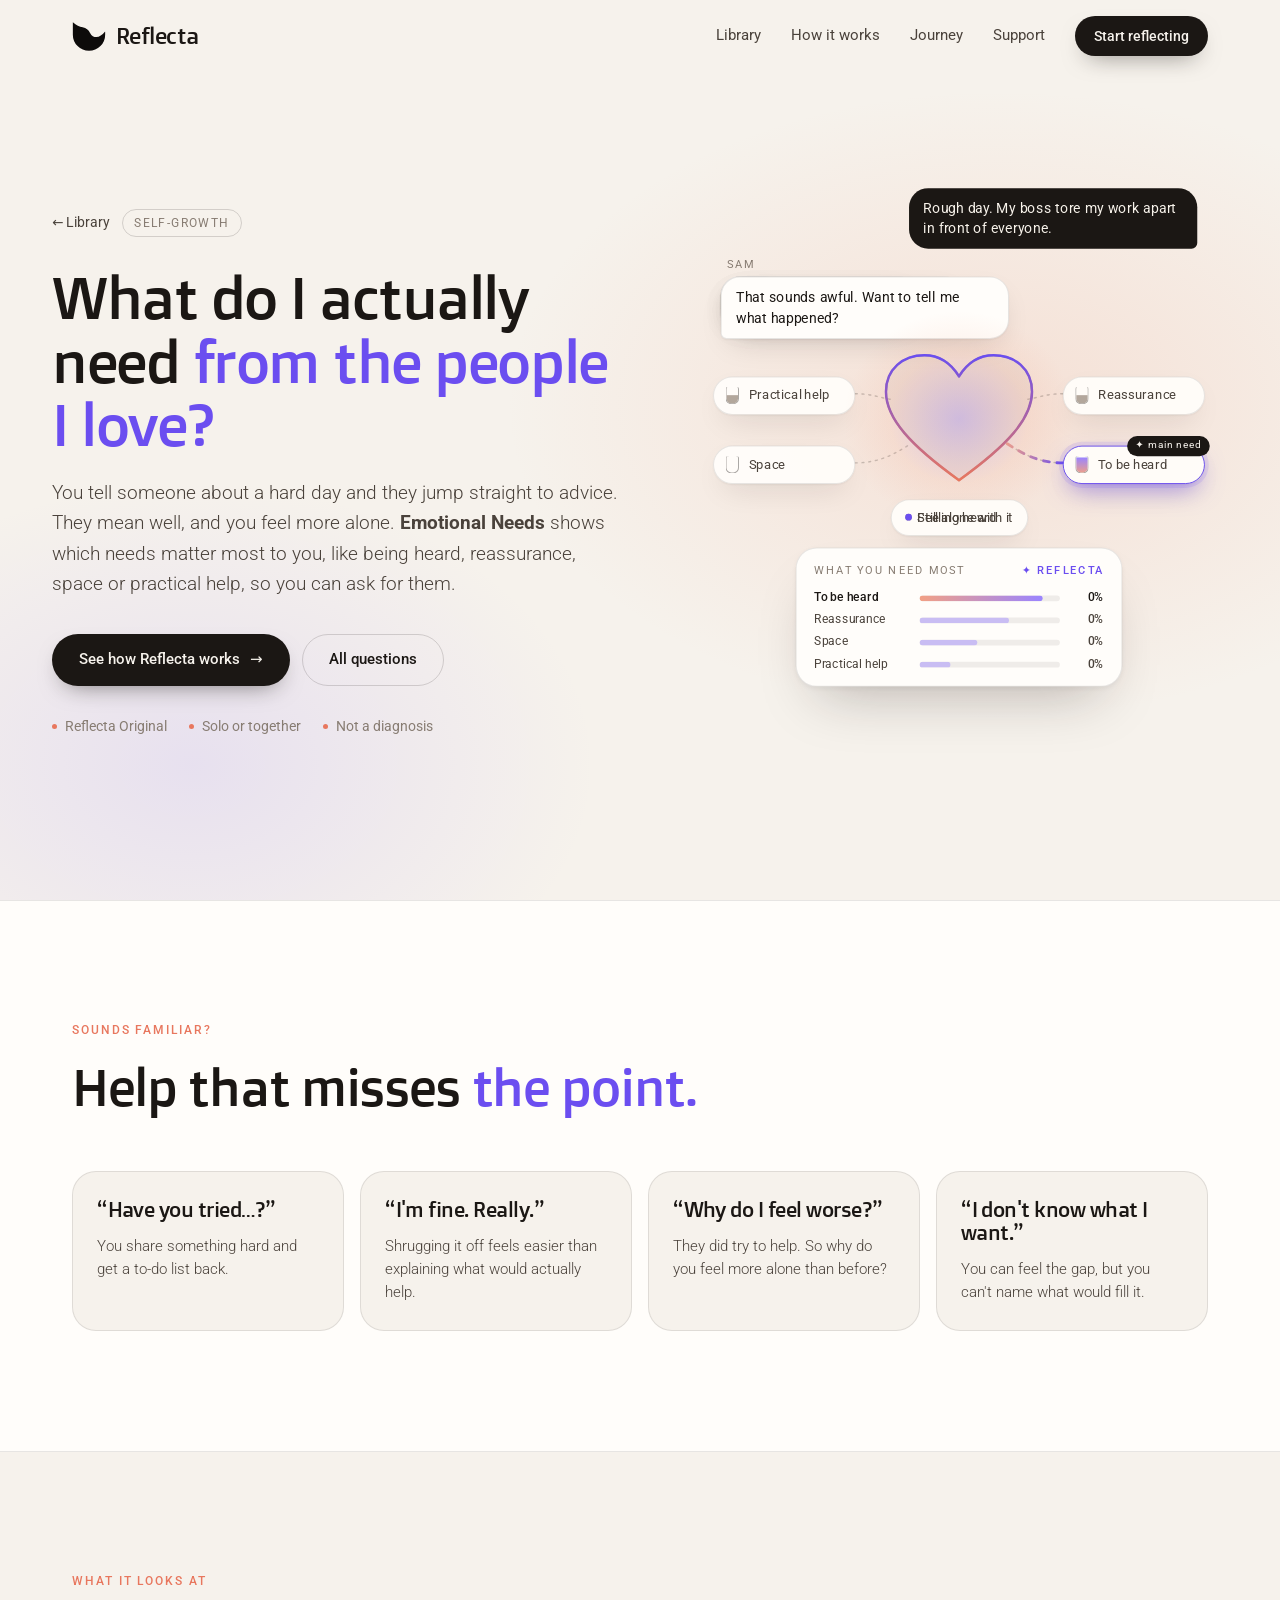
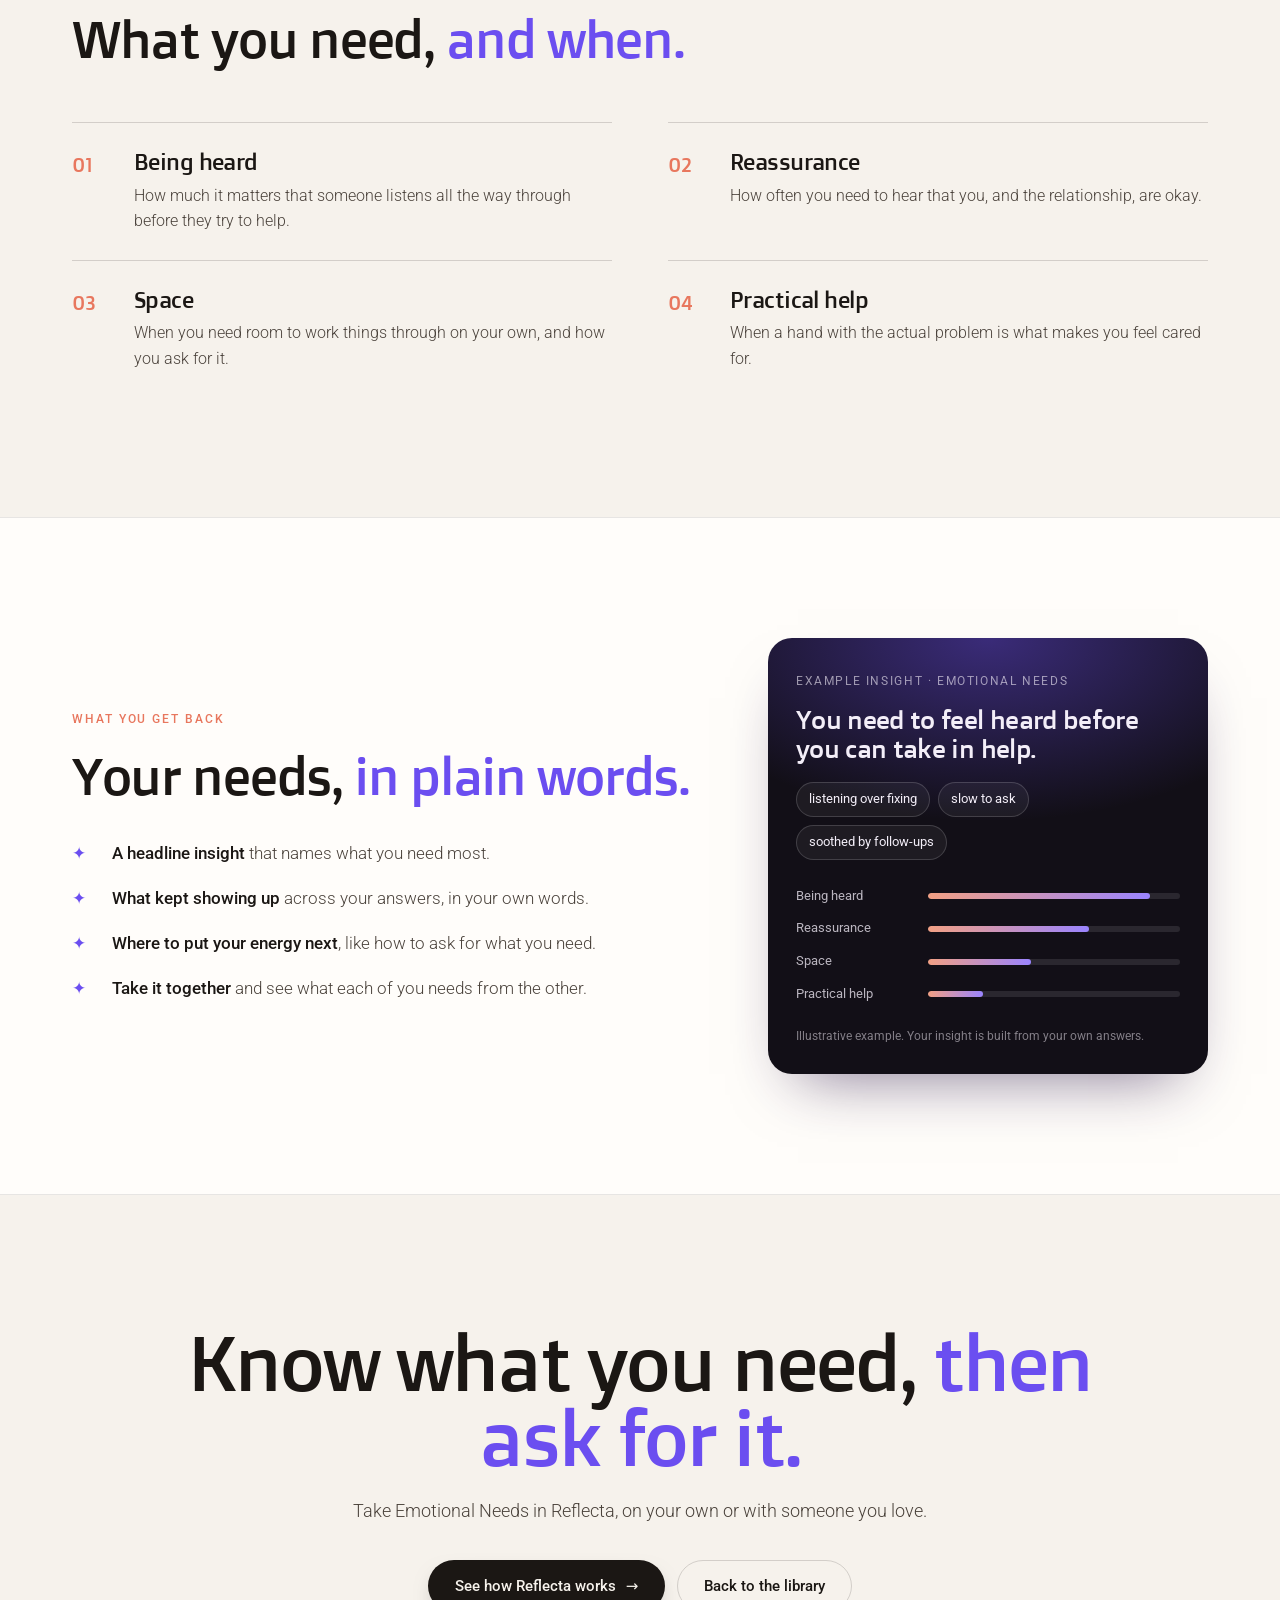
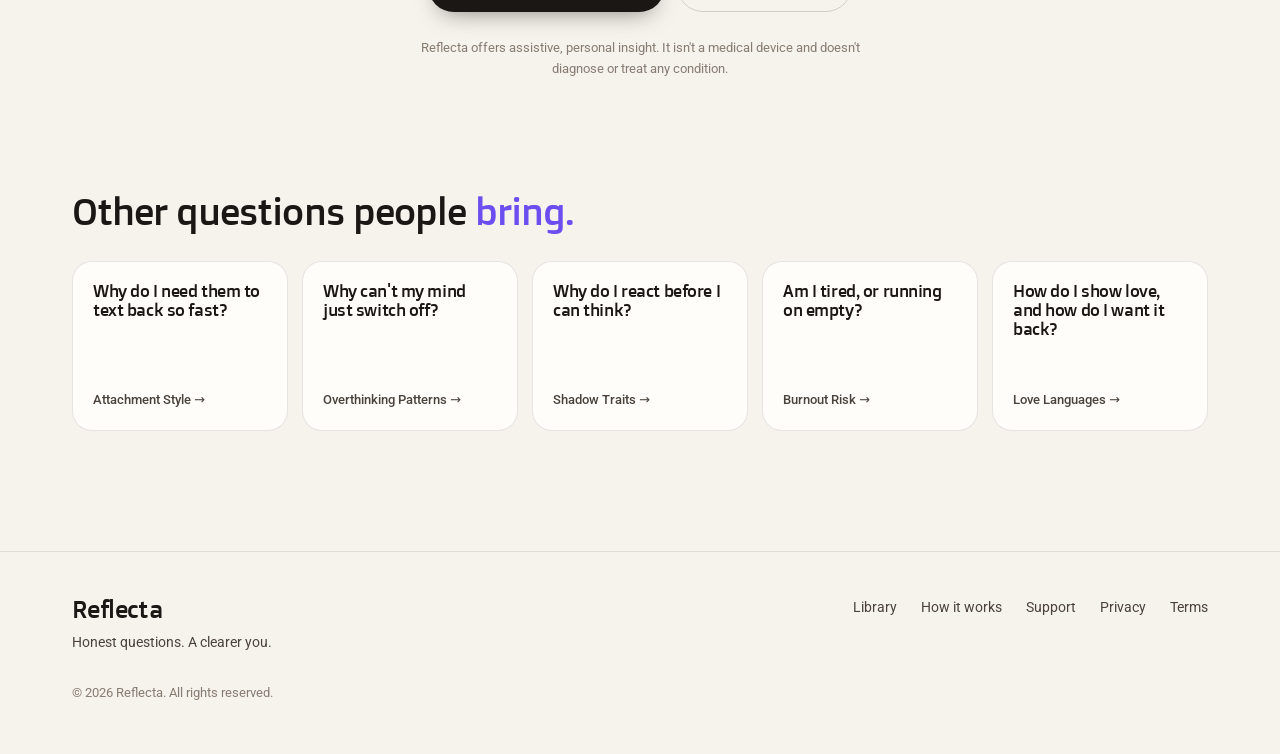
<file: assessments/emotional-needs/index.html>
<!DOCTYPE html>
<html lang="en">
  <head>
    <meta charset="UTF-8" />
    <meta name="viewport" content="width=device-width, initial-scale=1" />
    <title>What do I actually need from the people I love? · Emotional Needs · Reflecta</title>
    <meta
      name="description"
      content="Emotional Needs by Reflecta: find out which needs matter most to you, like being heard, reassurance, space or practical help, so you can ask for them."
    />
    <meta name="theme-color" content="#f6f2ec" />
    <meta name="robots" content="index, follow, max-image-preview:large" />
    <link rel="canonical" href="https://reflecta.life/assessments/emotional-needs/" />

    <meta property="og:type" content="website" />
    <meta property="og:site_name" content="Reflecta" />
    <meta property="og:url" content="https://reflecta.life/assessments/emotional-needs/" />
    <meta property="og:title" content="What do I actually need from the people I love? · Reflecta" />
    <meta property="og:description" content="Emotional Needs: find out what you need most, so you can ask for it." />
    <meta property="og:locale" content="en_US" />
    <meta property="og:image" content="https://reflecta.life/assessments/emotional-needs/og.png" />
    <meta property="og:image:type" content="image/png" />
    <meta property="og:image:width" content="1200" />
    <meta property="og:image:height" content="630" />
    <meta property="og:image:alt" content="What do I actually need from the people I love?" />

    <meta name="twitter:card" content="summary_large_image" />
    <meta name="twitter:title" content="What do I actually need from the people I love? · Reflecta" />
    <meta name="twitter:description" content="Emotional Needs: find out what you need most, so you can ask for it." />
    <meta name="twitter:image" content="https://reflecta.life/assessments/emotional-needs/og.png" />
    <meta name="twitter:image:alt" content="What do I actually need from the people I love?" />

    <link rel="icon" href="/favicon.ico" sizes="48x48" />
    <link rel="icon" href="/favicon.svg" type="image/svg+xml" />
    <link rel="apple-touch-icon" href="/apple-touch-icon.png" />
    <link rel="manifest" href="/site.webmanifest" />
    <meta name="apple-mobile-web-app-title" content="Reflecta" />

    <script type="application/ld+json">
    {
      "@context": "https://schema.org",
      "@graph": [
        {
          "@type": "WebPage",
          "@id": "https://reflecta.life/assessments/emotional-needs/",
          "url": "https://reflecta.life/assessments/emotional-needs/",
          "name": "What do I actually need from the people I love? · Reflecta",
          "description": "Emotional Needs by Reflecta: find out which needs matter most to you, like being heard, reassurance, space or practical help, so you can ask for them.",
          "isPartOf": {
            "@type": "WebSite",
            "@id": "https://reflecta.life/#website",
            "name": "Reflecta",
            "url": "https://reflecta.life/"
          },
          "about": {
            "@type": "Thing",
            "name": "Emotional Needs assessment"
          },
          "primaryImageOfPage": {
            "@type": "ImageObject",
            "url": "https://reflecta.life/assessments/emotional-needs/og.png",
            "width": 1200,
            "height": 630
          },
          "publisher": {
            "@type": "Organization",
            "@id": "https://reflecta.life/#org",
            "name": "Reflecta",
            "url": "https://reflecta.life/",
            "logo": "https://reflecta.life/icon-512.png",
            "contactPoint": {
              "@type": "ContactPoint",
              "contactType": "customer support",
              "email": "support@reflecta.life"
            }
          }
        },
        {
          "@type": "BreadcrumbList",
          "itemListElement": [
            {
              "@type": "ListItem",
              "position": 1,
              "name": "Reflecta",
              "item": "https://reflecta.life/"
            },
            {
              "@type": "ListItem",
              "position": 2,
              "name": "Library",
              "item": "https://reflecta.life/#assessments"
            },
            {
              "@type": "ListItem",
              "position": 3,
              "name": "Emotional Needs",
              "item": "https://reflecta.life/assessments/emotional-needs/"
            }
          ]
        }
      ]
    }
    </script>

    <link rel="preconnect" href="https://fonts.googleapis.com" />
    <link rel="preconnect" href="https://fonts.gstatic.com" crossorigin />
    <link
      href="https://fonts.googleapis.com/css2?family=Roboto:ital,wght@0,100..900;1,100..900&family=Doppio+One&display=swap"
      rel="stylesheet"
    />
    <link rel="stylesheet" href="../assessment.css" />

    <script>
      // Open on the Reflecta thread unless motion is reduced or a moment is frozen (?t=).
      try {
        if (!matchMedia("(prefers-reduced-motion: reduce)").matches && !/[?&]t=/.test(location.search))
          document.documentElement.classList.add("intro-on");
      } catch (e) {}
    </script>

    <style>
      /* ---------- scene: help that lands in the wrong cup ---------- */

      .a-hero {
        --glow-a: rgba(242, 160, 132, 0.22);
        --glow-b: rgba(154, 132, 255, 0.16);
      }

      /* the conversation */

      #sent {
        right: 32px;
        top: 22px;
        max-width: 300px;
        transform-origin: 100% 100%;
      }

      .who {
        left: 38px;
        top: 92px;
      }

      #typing,
      #advice1,
      #advice2,
      #reply {
        left: 32px;
        top: 114px;
        max-width: 300px;
        transform-origin: 0 100%;
      }

      #typing {
        display: flex;
        gap: 5px;
        padding: 15px 16px;
      }

      #typing i {
        width: 7px;
        height: 7px;
        border-radius: 50%;
        background: var(--muted);
        opacity: 0.5;
      }

      html.motion #typing i {
        animation: dots 1.1s ease-in-out infinite;
      }

      html.motion #typing i:nth-child(2) {
        animation-delay: 0.15s;
      }

      html.motion #typing i:nth-child(3) {
        animation-delay: 0.3s;
      }

      @keyframes dots {
        30% {
          translate: 0 -4px;
          opacity: 1;
        }
      }

      /* the four needs, each a little cup */

      .streams {
        left: 0;
        top: 0;
        width: 560px;
        height: 560px;
        overflow: visible;
      }

      .streams path {
        fill: none;
        stroke: rgba(27, 23, 20, 0.22);
        stroke-width: 1.5;
        stroke-dasharray: 2 5;
        stroke-linecap: round;
      }

      .streams .lit {
        stroke: url(#enStream);
        stroke-width: 3;
        stroke-dasharray: 6 8;
      }

      html.motion .streams .lit {
        animation: flow 0.9s linear infinite;
      }

      @keyframes flow {
        to {
          stroke-dashoffset: -14;
        }
      }

      .need {
        width: 148px;
        padding: 8px 12px;
        gap: 10px;
      }

      .need.l {
        left: 24px;
      }

      .need.r {
        left: 388px;
      }

      .need.top {
        top: 218px;
      }

      .need.bot {
        top: 290px;
      }

      .cup {
        position: relative;
        flex: none;
        width: 14px;
        height: 18px;
        border: 1.5px solid rgba(27, 23, 20, 0.38);
        border-top-width: 0;
        border-radius: 2px 2px 6px 6px;
        overflow: hidden;
      }

      .cup i {
        position: absolute;
        inset: 0;
        background: #b3a79c;
        translate: 0 100%;
      }

      .cup .wrong {
        translate: 0 50%;
      }

      .cup .right {
        background: linear-gradient(180deg, var(--violet-2), var(--coral-2));
        translate: 0 8%;
      }

      .ring {
        position: absolute;
        inset: -1px;
        border-radius: inherit;
        border: 1.5px solid var(--violet);
        box-shadow:
          0 0 0 4px rgba(107, 78, 240, 0.12),
          0 10px 26px -6px rgba(107, 78, 240, 0.55);
      }

      .badge {
        position: absolute;
        top: -11px;
        right: -6px;
        padding: 3px 9px;
        border-radius: 999px;
        background: var(--ink);
        color: var(--paper);
        font-size: 10.5px;
        letter-spacing: 0.04em;
        line-height: 1.4;
      }

      /* the heart: a vessel that only fills with the right reply */

      .heart {
        left: 200px;
        top: 190px;
        width: 160px;
        height: 144px;
      }

      .heart > * {
        position: absolute;
      }

      .heart-glow {
        inset: -40px;
        border-radius: 50%;
        background: radial-gradient(closest-side, rgba(154, 132, 255, 0.34), rgba(242, 160, 132, 0.12) 60%, transparent);
      }

      /* The liquid is simulated in SVG on the loop clock (see pour() below): a stage-level layer
         for the drops and the stream, and the heart's own layer for the surface, splashes and
         bubbles. */
      .vessel {
        inset: 0;
        width: 160px;
        height: 144px;
        overflow: visible;
      }

      .vessel .bg {
        fill: rgba(27, 23, 20, 0.035);
      }

      .vessel .liq-back {
        fill: #c7b8ff;
        opacity: 0.55;
      }

      .vessel .liq-line {
        fill: none;
        stroke: rgba(255, 255, 255, 0.75);
        stroke-width: 1.3;
        stroke-linecap: round;
      }

      .vessel .bubbles circle {
        fill: rgba(255, 255, 255, 0.18);
        stroke: rgba(255, 255, 255, 0.7);
        stroke-width: 0.7;
      }

      .vessel .splash circle,
      .pour .p-drop {
        fill: url(#enDropFill);
      }

      .pour {
        left: 0;
        top: 0;
        overflow: visible;
      }

      .pour .p-hi {
        fill: rgba(255, 255, 255, 0.75);
      }

      .pour .p-edge {
        fill: none;
        stroke: rgba(255, 255, 255, 0.5);
        stroke-width: 1;
        stroke-linecap: round;
      }

      .outline {
        inset: 0;
        width: 160px;
        height: 144px;
        overflow: visible;
      }

      .outline path {
        fill: none;
        stroke: rgba(27, 23, 20, 0.3);
        stroke-width: 2;
        stroke-linejoin: round;
      }

      .outline.on path {
        stroke: url(#enHeart);
        stroke-width: 2.6;
      }

      .status-row {
        left: 0;
        right: 0;
        top: 346px;
        display: flex;
        justify-content: center;
      }

      .status {
        display: grid;
        padding: 0;
        overflow: hidden;
      }

      .status span {
        grid-area: 1 / 1;
        padding: 7px 14px;
      }

      .status .dot {
        display: inline-block;
        width: 7px;
        height: 7px;
        margin-right: 6px;
        border-radius: 50%;
        background: #b3a79c;
        vertical-align: 1px;
      }

      .status .ok {
        background: var(--violet);
      }

      /* what Reflecta hands back: the needs, ranked */

      .ranks {
        left: 110px;
        top: 396px;
        width: 340px;
        padding: 14px 18px 15px;
      }

      .ranks .head {
        display: flex;
        justify-content: space-between;
        margin-bottom: 9px;
      }

      .ranks .head b {
        font-weight: 500;
        color: var(--violet);
      }

      .rk {
        display: grid;
        grid-template-columns: 100px 1fr 36px;
        align-items: center;
        gap: 10px;
        height: 18px;
        font-size: 13px;
        color: var(--ink-2);
      }

      .rk + .rk {
        margin-top: 5px;
      }

      .rk .tr {
        height: 6px;
        border-radius: 3px;
        background: rgba(27, 23, 20, 0.07);
        overflow: hidden;
      }

      .rk .tr i {
        display: block;
        width: var(--v);
        height: 100%;
        border-radius: 3px;
        background: rgba(154, 132, 255, 0.45);
        transform-origin: 0 50%;
      }

      .rk b {
        font-weight: 500;
        text-align: right;
        font-variant-numeric: tabular-nums;
      }

      .rk.top {
        color: var(--ink);
        font-weight: 500;
      }

      .rk.top .tr i {
        background: linear-gradient(90deg, var(--coral-2), var(--violet-2));
      }
    </style>
  </head>

  <body>
    <header class="site-header" id="site-header">
      <div class="wrap header-inner">
        <a class="brand-link" href="../../" aria-label="Reflecta home"><svg class="brand-mark" viewBox="180 240 644 580" aria-hidden="true"><defs><clipPath id="rfMark"><path d="M196 258 C262 312 320 345 382 356 C448 368 494 405 522 462 C552 520 592 541 642 541 C700 541 752 502 803 441 C806 438 808 440 808 445 L808 495 A306 306 0 0 1 196 495 Z" /></clipPath><linearGradient id="rfShine" x1="0" y1="0" x2="1" y2="0"><stop offset="0" stop-color="#fff" stop-opacity="0" /><stop offset="0.5" stop-color="#fff" stop-opacity="0.75" /><stop offset="1" stop-color="#fff" stop-opacity="0" /></linearGradient></defs><path class="mark" d="M196 258 C262 312 320 345 382 356 C448 368 494 405 522 462 C552 520 592 541 642 541 C700 541 752 502 803 441 C806 438 808 440 808 445 L808 495 A306 306 0 0 1 196 495 Z" /><g clip-path="url(#rfMark)"><rect class="shine" x="-300" y="150" width="200" height="760" fill="url(#rfShine)" /></g></svg>Reflecta</a>
        <nav class="nav" aria-label="Primary">
          <a href="../../#assessments">Library</a>
          <a href="../../#how">How it works</a>
          <a href="../../#journey">Journey</a>
          <a href="../../#support">Support</a>
          <a class="btn btn-primary" href="../../#assessments">Start reflecting</a>
        </nav>
      </div>
    </header>

    <main>
      <section class="a-hero" aria-labelledby="title">
        <div class="wrap a-hero-grid">
          <div>
            <p class="crumbs"><a href="../../#assessments">← Library</a><span class="cat">Self-growth</span></p>
            <h1 id="title">What do I actually need <em>from the people I love?</em></h1>
            <p class="lead">
              You tell someone about a hard day and they jump straight to advice. They mean well, and
              you feel more alone. <strong>Emotional Needs</strong> shows which needs matter most to you,
              like being heard, reassurance, space or practical help, so you can ask for them.
            </p>
            <div class="ctas">
              <a class="btn btn-primary" href="../../#how">See how Reflecta works <span class="arrow">→</span></a>
              <a class="btn btn-ghost" href="../../#assessments">All questions</a>
            </div>
            <ul class="hero-meta">
              <li>Reflecta Original</li>
              <li>Solo or together</li>
              <li>Not a diagnosis</li>
            </ul>
          </div>

          <figure class="scene-fig">
            <div class="stage-wrap">
              <div class="stage" id="stage" aria-hidden="true">
                <div class="scene">
                  <svg class="streams" id="streams" viewBox="0 0 560 560">
                    <defs>
                      <linearGradient id="enStream" x1="388" y1="308" x2="328" y2="288" gradientUnits="userSpaceOnUse">
                        <stop offset="0" stop-color="#6b4ef0" />
                        <stop offset="1" stop-color="#f2a084" />
                      </linearGradient>
                    </defs>
                    <g id="streamsDim">
                      <path d="M172 236 C190 236 196 240 210 242" />
                      <path d="M172 308 C198 308 214 298 230 288" />
                      <path d="M388 236 C370 236 364 240 350 242" />
                    </g>
                    <path d="M388 308 C362 308 346 298 330 288" />
                    <path class="lit" id="lit" d="M388 308 C362 308 346 298 330 288" />
                  </svg>

                  <div class="s-bub out" id="sent">Rough day. My boss tore my work apart in front of everyone.</div>
                  <div class="s-label who" id="who">Sam</div>
                  <div class="s-bub in anim-only" id="typing"><i></i><i></i><i></i></div>
                  <div class="s-bub in anim-only" id="advice1">Have you tried updating your CV?</div>
                  <div class="s-bub in anim-only" id="advice2">Just don't let it get to you.</div>
                  <div class="s-bub in" id="reply">That sounds awful. Want to tell me what happened?</div>

                  <div class="s-chip need l top" id="nPractical"><span class="cup" id="cPractical"><i class="wrong" id="fPractical"></i></span>Practical help</div>
                  <div class="s-chip need l bot" id="nSpace"><span class="cup"><i></i></span>Space</div>
                  <div class="s-chip need r top" id="nReassure"><span class="cup" id="cReassure"><i class="wrong" id="fReassure"></i></span>Reassurance</div>
                  <div class="s-chip need r bot" id="nHeard">
                    <span class="ring" id="ring"></span>
                    <span class="cup"><i class="right" id="fHeard"></i></span>To be heard
                    <span class="badge" id="badge">✦ main need</span>
                  </div>

                  <div class="heart" id="heart">
                    <div class="heart-glow" id="heartGlow"></div>
                    <svg class="vessel" viewBox="0 0 160 144">
                      <defs>
                        <clipPath id="enHeartClip"><path d="M80 136 C30 100 4 72 4 44 C4 20 22 6 44 6 C60 6 72 15 80 28 C88 15 100 6 116 6 C138 6 156 20 156 44 C156 72 130 100 80 136 Z" /></clipPath>
                        <linearGradient id="enLiquid" gradientUnits="userSpaceOnUse" x1="0" y1="30" x2="0" y2="138">
                          <stop offset="0" stop-color="#8f76ff" />
                          <stop offset="0.5" stop-color="#b47ee0" />
                          <stop offset="1" stop-color="#f2957a" />
                        </linearGradient>
                        <linearGradient id="enSheen" x1="0" y1="0" x2="1" y2="0">
                          <stop offset="0.08" stop-color="#fff" stop-opacity="0" />
                          <stop offset="0.24" stop-color="#fff" stop-opacity="0.3" />
                          <stop offset="0.34" stop-color="#fff" stop-opacity="0" />
                          <stop offset="0.8" stop-color="#3a1f7a" stop-opacity="0" />
                          <stop offset="1" stop-color="#3a1f7a" stop-opacity="0.18" />
                        </linearGradient>
                      </defs>
                      <path class="bg" d="M80 136 C30 100 4 72 4 44 C4 20 22 6 44 6 C60 6 72 15 80 28 C88 15 100 6 116 6 C138 6 156 20 156 44 C156 72 130 100 80 136 Z" />
                      <g clip-path="url(#enHeartClip)">
                        <path class="liq-back" id="liqBack" />
                        <path id="liqFront" fill="url(#enLiquid)" />
                        <path id="liqSheen" fill="url(#enSheen)" />
                        <path class="liq-line" id="liqLine" />
                        <g class="bubbles" id="bubbles"></g>
                      </g>
                      <g class="splash" id="splash"></g>
                    </svg>
                    <svg class="outline" viewBox="0 0 160 144"><path d="M80 136 C30 100 4 72 4 44 C4 20 22 6 44 6 C60 6 72 15 80 28 C88 15 100 6 116 6 C138 6 156 20 156 44 C156 72 130 100 80 136 Z" /></svg>
                    <svg class="outline on" id="outlineOn" viewBox="0 0 160 144">
                      <defs>
                        <linearGradient id="enHeart" x1="0" y1="0" x2="0" y2="1">
                          <stop offset="0" stop-color="#6b4ef0" />
                          <stop offset="1" stop-color="#e8775e" />
                        </linearGradient>
                      </defs>
                      <path d="M80 136 C30 100 4 72 4 44 C4 20 22 6 44 6 C60 6 72 15 80 28 C88 15 100 6 116 6 C138 6 156 20 156 44 C156 72 130 100 80 136 Z" />
                    </svg>
                  </div>

                  <svg class="pour anim-only" width="560" height="560" viewBox="0 0 560 560">
                    <defs>
                      <linearGradient id="enDropFill" x1="0" y1="0" x2="0" y2="1">
                        <stop offset="0" stop-color="#9a84ff" />
                        <stop offset="1" stop-color="#f2a084" />
                      </linearGradient>
                      <linearGradient id="enAdviceFill" x1="0" y1="0" x2="0" y2="1">
                        <stop offset="0" stop-color="#c9beb3" />
                        <stop offset="1" stop-color="#9a8d82" />
                      </linearGradient>
                      <linearGradient id="enPourFill" gradientUnits="userSpaceOnUse" x1="0" y1="170" x2="0" y2="330">
                        <stop offset="0" stop-color="#a08cff" />
                        <stop offset="1" stop-color="#8f76ff" />
                      </linearGradient>
                    </defs>
                    <path id="pStream" fill="url(#enPourFill)" />
                    <path class="p-edge" id="pEdge" />
                    <g id="pa0"><path fill="url(#enAdviceFill)" /><ellipse class="p-hi" /></g>
                    <g id="pa1"><path fill="url(#enAdviceFill)" /><ellipse class="p-hi" /></g>
                    <path class="p-drop" id="pd0" /><ellipse class="p-hi" id="ph0" />
                    <path class="p-drop" id="pd1" /><ellipse class="p-hi" id="ph1" />
                    <path class="p-drop" id="pd2" /><ellipse class="p-hi" id="ph2" />
                  </svg>

                  <div class="status-row">
                    <div class="s-chip status" id="status">
                      <span class="anim-only" id="st1"><i class="dot"></i>Still alone with it</span>
                      <span id="st2"><i class="dot ok"></i>Feeling heard</span>
                    </div>
                  </div>

                  <div class="s-card ranks" id="ranks">
                    <div class="head s-label"><span>What you need most</span><b>✦ Reflecta</b></div>
                    <div class="rk top"><span>To be heard</span><span class="tr"><i style="--v: 88%"></i></span><b>88%</b></div>
                    <div class="rk"><span>Reassurance</span><span class="tr"><i style="--v: 64%"></i></span><b>64%</b></div>
                    <div class="rk"><span>Space</span><span class="tr"><i style="--v: 41%"></i></span><b>41%</b></div>
                    <div class="rk"><span>Practical help</span><span class="tr"><i style="--v: 22%"></i></span><b>22%</b></div>
                  </div>
                </div>
              </div>
            </div>
            <figcaption class="scene-cap">
              <span data-t0="0.3" data-t1="2.9">A hard day. You reach out.</span>
              <span data-t0="3.1" data-t1="6.1">They jump straight to advice.</span>
              <span data-t0="6.3" data-t1="8.9">You needed something else.</span>
              <span data-t0="9.2" data-t1="12.4">Emotional Needs shows you <em>which one.</em></span>
            </figcaption>
          </figure>
        </div>
      </section>

      <section class="section section-alt" aria-labelledby="familiar">
        <div class="wrap">
          <div class="section-head">
            <p class="kicker reveal">Sounds familiar?</p>
            <h2 class="reveal d1" id="familiar">Help that misses <em>the point.</em></h2>
          </div>
          <div class="moments">
            <div class="moment reveal"><q>Have you tried…?</q><p>You share something hard and get a to-do list back.</p></div>
            <div class="moment reveal d1"><q>I'm fine. Really.</q><p>Shrugging it off feels easier than explaining what would actually help.</p></div>
            <div class="moment reveal d2"><q>Why do I feel worse?</q><p>They did try to help. So why do you feel more alone than before?</p></div>
            <div class="moment reveal d3"><q>I don't know what I want.</q><p>You can feel the gap, but you can't name what would fill it.</p></div>
          </div>
        </div>
      </section>

      <section class="section" aria-labelledby="looks">
        <div class="wrap">
          <div class="section-head">
            <p class="kicker reveal">What it looks at</p>
            <h2 class="reveal d1" id="looks">What you need, <em>and when.</em></h2>
          </div>
          <div class="dims">
            <div class="dim reveal"><span class="ix">01</span><div><h3>Being heard</h3><p>How much it matters that someone listens all the way through before they try to help.</p></div></div>
            <div class="dim reveal d1"><span class="ix">02</span><div><h3>Reassurance</h3><p>How often you need to hear that you, and the relationship, are okay.</p></div></div>
            <div class="dim reveal"><span class="ix">03</span><div><h3>Space</h3><p>When you need room to work things through on your own, and how you ask for it.</p></div></div>
            <div class="dim reveal d1"><span class="ix">04</span><div><h3>Practical help</h3><p>When a hand with the actual problem is what makes you feel cared for.</p></div></div>
          </div>
        </div>
      </section>

      <section class="section section-alt" aria-labelledby="get">
        <div class="wrap get-grid">
          <div>
            <p class="kicker reveal">What you get back</p>
            <h2 class="reveal d1" id="get">Your needs, <em>in plain words.</em></h2>
            <ul class="get-list">
              <li class="reveal"><span><b>A headline insight</b> that names what you need most.</span></li>
              <li class="reveal d1"><span><b>What kept showing up</b> across your answers, in your own words.</span></li>
              <li class="reveal d2"><span><b>Where to put your energy next</b>, like how to ask for what you need.</span></li>
              <li class="reveal d3"><span><b>Take it together</b> and see what each of you needs from the other.</span></li>
            </ul>
          </div>
          <div class="s-dark insight-card reveal d1">
            <span class="k">Example insight · Emotional Needs</span>
            <h3>You need to feel heard before you can take in help.</h3>
            <div class="chips"><span>listening over fixing</span><span>slow to ask</span><span>soothed by follow-ups</span></div>
            <div class="bars">
              <div class="bar">Being heard<i style="--v: 88%"></i></div>
              <div class="bar">Reassurance<i style="--v: 64%"></i></div>
              <div class="bar">Space<i style="--v: 41%"></i></div>
              <div class="bar">Practical help<i style="--v: 22%"></i></div>
            </div>
            <p class="note">Illustrative example. Your insight is built from your own answers.</p>
          </div>
        </div>
      </section>

      <section class="a-closing" aria-labelledby="closing">
        <div class="wrap reveal">
          <h2 id="closing">Know what you need, <em>then ask for it.</em></h2>
          <p class="lead">Take Emotional Needs in Reflecta, on your own or with someone you love.</p>
          <div class="ctas">
            <a class="btn btn-primary" href="../../#how">See how Reflecta works <span class="arrow">→</span></a>
            <a class="btn btn-ghost" href="../../#assessments">Back to the library</a>
          </div>
          <p class="disclaimer">Reflecta offers assistive, personal insight. It isn't a medical device and doesn't diagnose or treat any condition.</p>
        </div>
      </section>

      <section class="more" aria-labelledby="more">
        <div class="wrap">
          <h2 class="reveal" id="more">Other questions people <em>bring.</em></h2>
          <div class="more-grid">
            <a class="reveal" href="../attachment-style/"><span class="q">Why do I need them to text back so fast?</span><span class="n">Attachment Style →</span></a>
            <a class="reveal d1" href="../overthinking-patterns/"><span class="q">Why can't my mind just switch off?</span><span class="n">Overthinking Patterns →</span></a>
            <a class="reveal d2" href="../shadow-traits/"><span class="q">Why do I react before I can think?</span><span class="n">Shadow Traits →</span></a>
            <a class="reveal d3" href="../burnout-risk/"><span class="q">Am I tired, or running on empty?</span><span class="n">Burnout Risk →</span></a>
            <a class="reveal d3" href="../love-languages/"><span class="q">How do I show love, and how do I want it back?</span><span class="n">Love Languages →</span></a>
          </div>
        </div>
      </section>
    </main>

    <footer>
      <div class="wrap footer-grid">
        <div class="footer-brand">
          <div class="name">Reflecta</div>
          <p>Honest questions. A clearer you.</p>
        </div>
        <div class="footer-links" aria-label="Footer">
          <a href="../../#assessments">Library</a>
          <a href="../../#how">How it works</a>
          <a href="../../#support">Support</a>
          <a href="../../#privacy">Privacy</a>
          <a href="../../#terms">Terms</a>
        </div>
        <p class="footer-meta">© <span id="year"></span> Reflecta. All rights reserved.</p>
      </div>
    </footer>

    <script src="../../thread.js"></script>
    <script src="../assessment.js"></script>
    <script>
      /* Scene (13 s loop): you text about a rough day · the reply comes back as advice, twice,
       * and each drop falls into the wrong cup (practical help, reassurance) while the heart stays
       * flat · Reflecta lights up the need that matters, to be heard · the right reply arrives and
       * the heart fills · the needs come back ranked. */
      /* The pour, simulated on the loop clock so any moment can be drawn (and frozen) on its own.
       * 8.3 a bead swells under Sam's reply, stretches on its neck and pinches off · it falls
       * under gravity, stretching with speed, and splashes into the heart's empty tip · 9.0 a
       * stream follows, narrowing as it accelerates, digging a crater where it lands · the level
       * climbs fast in the narrow tip, slower in the lobes, the surface sloshing · 10.0 the stream
       * thins and breaks, two last drips ring the surface and kick up a rebound droplet · air
       * bubbles rise · the surface settles into a slow idle wave. Heart-local units: the heart
       * is 160×144 at stage (200, 190); its notch, where everything pours in, is x = 80. */
      var pour = (function () {
        var $ = function (id) {
          return document.getElementById(id);
        };
        var HX = 200, HY = 190, CX = 80, SX = HX + CX;
        var G = 1500; // stage px/s²
        var BOTTOM = 128; // where the first drop lands in the empty tip
        var S0 = 9.0, S1 = 10.0; // the stream leaves the bubble, then lets go
        var DROPS = [
          { f0: 8.3, det: 8.8, r: 5.5 },
          { f0: 10.06, det: 10.32, r: 4 },
          { f0: 10.5, det: 10.78, r: 3 },
        ];
        // Advice drops: a grey bead forms under each advice bubble and gets flicked, along a real
        // gravity arc, into the wrong cup. `at` is where along the bubble's bottom edge it forms.
        var ADVICE = [
          { bub: "advice1", cup: "cPractical", f0: 3.1, det: 3.5, hit: 3.95, r: 4, at: 0.2 },
          { bub: "advice2", cup: "cReassure", f0: 5.1, det: 5.45, hit: 5.95, r: 4, at: 0.94 },
        ];
        var reply = $("reply");
        var srcY = 0;
        var NS = "http://www.w3.org/2000/svg";

        function clamp(v) {
          return v < 0 ? 0 : v > 1 ? 1 : v;
        }
        function easeOut(v) {
          return 1 - Math.pow(1 - v, 2.2);
        }
        function f(v) {
          return v.toFixed(1);
        }
        // Liquid level (heart y): a puddle from the first drop, then the stream fills it.
        function level(t) {
          if (t < DROPS[0].hit) return 140;
          if (t < 9.4) return 136 - 5 * clamp((t - DROPS[0].hit) / (9.4 - DROPS[0].hit));
          return 131 - 97 * easeOut(clamp((t - 9.4) / 1.05));
        }
        function landY(t) {
          return HY + Math.min(level(t), BOTTOM);
        }
        // Where a falling thing released at y0 at time t0 meets the liquid.
        function impact(t0, y0) {
          for (var dt = 0; dt < 2; dt += 0.004) if (y0 + 0.5 * G * dt * dt >= landY(t0 + dt)) return t0 + dt;
          return t0 + 2;
        }
        function streamHead(t) {
          return srcY + 0.5 * G * Math.pow(Math.max(0, t - S0), 2);
        }
        function streamTail(t) {
          return t < S1 ? srcY : srcY + 0.5 * G * Math.pow(t - S1, 2);
        }
        function pouring(t) {
          return t >= S0 && streamHead(t) >= HY + level(t) - 1 && streamTail(t) < HY + level(t);
        }

        var ripples = [];
        function surface(x, t) {
          var L = level(t);
          if (L >= 139) return 145;
          var turb = t < 9.25 ? 1.2 : t < S1 + 0.1 ? 2.8 : 2.8 * Math.exp(-(t - S1 - 0.1) * 1.4);
          var y =
            L +
            turb * (0.55 * Math.cos((Math.PI * x) / 160) * Math.sin(t * 5.1) + 0.35 * Math.sin(x * 0.11 - t * 7.3) + 0.22 * Math.sin(x * 0.23 + t * 9.7)) +
            0.9 * Math.sin(x * 0.07 - t * 2.1) +
            0.5 * Math.sin(x * 0.13 + t * 1.3);
          var dx = Math.abs(x - CX);
          if (pouring(t)) y += 3.4 * Math.exp((-dx * dx) / 36) - 1.7 * Math.exp(-Math.pow((dx - 12) / 6, 2));
          for (var i = 0; i < ripples.length; i++) {
            var a = t - ripples[i];
            if (a < 0 || a > 2) continue;
            var r = a * 55;
            y += 2.4 * Math.exp(-a * 2.2) * Math.cos((dx - r) * 0.35) * Math.exp(-Math.pow((dx - r) / 14, 2));
            if (a < 0.14) y += 2.5 * Math.sin((a / 0.14) * Math.PI) * Math.exp((-dx * dx) / 20);
          }
          return y;
        }

        // A drop: a round body with a tip pulled up to yTip (stage coordinates).
        function tear(x, yTip, yc, r) {
          var k = Math.max(yc - yTip, r);
          return (
            "M" + f(x) + " " + f(yTip) +
            " C" + f(x + r * 0.22) + " " + f(yTip + k * 0.45) + " " + f(x + r) + " " + f(yc - r * 0.65) + " " + f(x + r) + " " + f(yc) +
            " A" + f(r) + " " + f(r) + " 0 0 1 " + f(x - r) + " " + f(yc) +
            " C" + f(x - r) + " " + f(yc - r * 0.65) + " " + f(x - r * 0.22) + " " + f(yTip + k * 0.45) + " " + f(x) + " " + f(yTip) + "Z"
          );
        }

        // Splash droplets (heart-local): [t0, x, y, vx, vy, r]; first drop, drips, rebound jets.
        var bits = [];
        var bubbles = [];
        var built = false;
        function setup() {
          srcY = reply.offsetTop + reply.offsetHeight - 2;
          DROPS.forEach(function (d) {
            d.y0 = srcY + 1.5 + 6.5 + d.r; // centre of the bead when it lets go
            d.hit = 0;
          });
          DROPS[0].hit = impact(DROPS[0].det, DROPS[0].y0);
          for (var i = 1; i < DROPS.length; i++) DROPS[i].hit = impact(DROPS[i].det, DROPS[i].y0);
          ripples = [DROPS[1].hit, DROPS[2].hit];
          ADVICE.forEach(function (a) {
            var b = $(a.bub);
            var c = $(a.cup);
            var chip = c.offsetParent;
            a.sx = b.offsetLeft + b.offsetWidth * a.at;
            a.sy = b.offsetTop + b.offsetHeight - 2;
            a.y0 = a.sy + 1.5 + 6.5 + a.r;
            var cx = chip.offsetLeft + c.offsetLeft + c.offsetWidth / 2;
            var cy = chip.offsetTop + c.offsetTop + 2;
            var T = a.hit - a.det;
            a.vx = (cx - a.sx) / T;
            a.vy = (cy - a.y0 - 0.5 * G * T * T) / T;
            a.g = $("pa" + ADVICE.indexOf(a));
          });
          var h0 = DROPS[0].hit;
          [[-38, -95, 2.2], [-22, -130, 1.8], [-8, -150, 1.5], [10, -140, 1.7], [26, -120, 2], [40, -90, 1.6]].forEach(function (b) {
            bits.push([h0, CX + b[0] * 0.08, BOTTOM - 2, b[0], b[1], b[2]]);
          });
          ripples.forEach(function (h, k) {
            [[-30, -70, 1.3], [30, -75, 1.3], [-14, -95, 1.1]].forEach(function (b) {
              bits.push([h, CX, 0, b[0], b[1] * (k ? 0.8 : 1), b[2]]);
            });
            bits.push([h + 0.12, CX, 0, 0, k ? -85 : -105, k ? 1.6 : 2]); // the rebound jet
          });
          var g = $("splash");
          bits.forEach(function (b) {
            b.el = document.createElementNS(NS, "circle");
            b.el.setAttribute("r", b[5]);
            g.appendChild(b.el);
          });
          var bg = $("bubbles");
          for (var k = 0; k < 9; k++) {
            var e = document.createElementNS(NS, "circle");
            bg.appendChild(e);
            bubbles.push({ el: e, t0: 9.45 + k * 0.17, x: 62 + ((k * 37) % 38), r: 0.9 + ((k * 7) % 4) * 0.35, v: 38 + ((k * 13) % 30), w: (k % 2 ? 1 : -1) * (1 + (k % 3)) });
          }
          built = true;
        }

        var el = {};
        ["liqBack", "liqFront", "liqSheen", "liqLine", "pStream", "pEdge", "pd0", "pd1", "pd2", "ph0", "ph1", "ph2"].forEach(function (id) {
          el[id] = $(id);
        });
        function set(e, d) {
          if (e._d !== d) {
            e.setAttribute("d", d);
            e._d = d;
          }
        }

        return function (t) {
          if (!built) setup();

          /* the surface */
          var top = "";
          var back = "";
          for (var x = -4; x <= 164; x += 4) {
            top += (x === -4 ? "M" : " L") + x + " " + f(surface(x, t));
            back += (x === -4 ? "M" : " L") + x + " " + f(surface(x + 9, t) - 2 - 0.9 * Math.sin(x * 0.15 + t * 3.1));
          }
          set(el.liqFront, top + " L164 150 L-4 150 Z");
          set(el.liqSheen, top + " L164 150 L-4 150 Z");
          set(el.liqBack, back + " L164 150 L-4 150 Z");
          set(el.liqLine, top);

          /* the drops: forming, hanging, falling */
          DROPS.forEach(function (d, k) {
            var path = "";
            var hi = null;
            if (t >= d.f0 && t < d.det) {
              var p = clamp((t - d.f0) / (d.det - d.f0));
              var r = d.r * (1 - Math.pow(1 - p, 2));
              var neck = 1.5 + 6.5 * Math.pow(p, 3);
              var yc = srcY + neck + r;
              path = tear(SX, srcY, yc, r);
              hi = [SX - r * 0.35, yc - r * 0.3, r * 0.28];
            } else if (t >= d.det && t < d.hit) {
              var dt = t - d.det;
              var yc2 = d.y0 + 0.5 * G * dt * dt;
              var v = G * dt;
              var tail = Math.min(8, v * 0.006);
              var rr = d.r * (1 - Math.min(0.12, v * 0.0001));
              path = tear(SX, yc2 - rr - tail, yc2, rr);
              hi = [SX - rr * 0.35, yc2 - rr * 0.3, rr * 0.28];
            }
            set(el["pd" + k], path);
            var h = el["ph" + k];
            h.setAttribute("rx", hi ? f(hi[2]) : 0);
            h.setAttribute("ry", hi ? f(hi[2] * 1.4) : 0);
            if (hi) {
              h.setAttribute("cx", f(hi[0]));
              h.setAttribute("cy", f(hi[1]));
            }
          });

          /* the advice drops: forming under the bubble, then flung along their arc */
          ADVICE.forEach(function (a) {
            var path = "";
            var hi = [0, 0, 0];
            var rot = "";
            if (t >= a.f0 && t < a.det) {
              var p = clamp((t - a.f0) / (a.det - a.f0));
              var r = a.r * (1 - Math.pow(1 - p, 2));
              var yc = a.sy + 1.5 + 6.5 * Math.pow(p, 3) + r;
              path = tear(a.sx, a.sy, yc, r);
              hi = [a.sx - r * 0.35, yc - r * 0.3, r * 0.28];
            } else if (t >= a.det && t < a.hit) {
              var dt = t - a.det;
              var x = a.sx + a.vx * dt;
              var y = a.y0 + a.vy * dt + 0.5 * G * dt * dt;
              var vx = a.vx;
              var vy = a.vy + G * dt;
              var tail = Math.min(7, Math.sqrt(vx * vx + vy * vy) * 0.006);
              var land = clamp((a.hit - t) / 0.06); // sinks into the cup
              var rr = a.r * (0.4 + 0.6 * land);
              path = tear(x, y - rr - tail * land, y, rr);
              hi = [x - rr * 0.35, y - rr * 0.3, rr * 0.28];
              rot = "rotate(" + f((Math.atan2(-vx, vy) * 180) / Math.PI) + " " + f(x) + " " + f(y) + ")";
            }
            set(a.g.firstElementChild, path);
            var e = a.g.lastElementChild;
            e.setAttribute("cx", f(hi[0]));
            e.setAttribute("cy", f(hi[1]));
            e.setAttribute("rx", f(hi[2]));
            e.setAttribute("ry", f(hi[2] * 1.4));
            a.g.setAttribute("transform", rot);
          });

          /* the stream: narrows as it falls, wobbles, thins before it breaks */
          var s = "";
          var edge = "";
          if (t >= S0) {
            var yTop = streamTail(t);
            var bottom = Math.min(streamHead(t), HY + surface(CX, t) + 2);
            if (bottom > yTop + 1) {
              var thin = 1 - 0.6 * clamp((t - (S1 - 0.2)) / 0.2);
              var grow = clamp((t - S0) / 0.12);
              var w = function (y) {
                return (2.8 * Math.pow(1 + (y - srcY) / 16, -0.22) * thin * grow + 0.3 * Math.sin(y * 0.28 - t * 31)) * (t >= S1 ? 0.55 : 1);
              };
              var R = [];
              var Lf = [];
              for (var y = yTop; y < bottom; y += 4) {
                var ww = Math.max(0.6, w(y));
                var wob = 0.5 * Math.sin(y * 0.09 - t * 17);
                R.push(f(SX + wob + ww) + " " + f(y));
                Lf.unshift(f(SX + wob - ww) + " " + f(y));
              }
              var wb = Math.max(0.8, w(bottom));
              var headBlob = streamHead(t) < HY + surface(CX, t) ? wb * 1.5 : wb;
              s =
                "M" + R.join(" L") +
                " L" + f(SX + headBlob) + " " + f(bottom) +
                " A" + f(headBlob) + " " + f(headBlob) + " 0 0 1 " + f(SX - headBlob) + " " + f(bottom) +
                " L" + Lf.join(" L") +
                (t >= S1 ? " A1 1 0 0 1 " + R[0] : " Z");
              edge = "M" + Lf.slice().reverse().map(function (q) {
                var a = q.split(" ");
                return f(parseFloat(a[0]) + 0.9) + " " + a[1];
              }).join(" L");
            }
          }
          set(el.pStream, s);
          set(el.pEdge, edge);

          /* splashes: ballistic droplets, gone once they fall back into the liquid */
          bits.forEach(function (b) {
            var a = t - b[0];
            var on = a > 0 && a < 0.8;
            var x0 = b[1];
            var y0 = b[2] || surface(CX, b[0]);
            var bx = x0 + b[3] * a;
            var by = y0 + b[4] * a + 0.5 * 520 * a * a;
            if (on && a > 0.05 && by > surface(bx, t)) on = false;
            b.el.setAttribute("opacity", on ? 1 : 0);
            if (on) {
              b.el.setAttribute("cx", f(bx));
              b.el.setAttribute("cy", f(by));
            }
          });

          /* air bubbles rise, wobble and pop at the surface */
          bubbles.forEach(function (b) {
            var a = t - b.t0;
            var by = 126 - a * b.v;
            var bx = b.x + b.w * Math.sin(a * 6);
            var on = a > 0 && by > surface(bx, t) + 2.5;
            b.el.setAttribute("r", on ? f(b.r * (1 + a * 0.4)) : 0);
            if (on) {
              b.el.setAttribute("cx", f(bx));
              b.el.setAttribute("cy", f(by));
            }
          });
        };
      })();
      // The still frame (no JS motion / reduced motion): a full, settled heart.
      pour(12);

      Scene(13, function (s) {
        var $ = function (id) {
          return document.getElementById(id);
        };
        s.pop($("sent"), 0.2, { s: 0.85 });

        // the needs and the empty heart
        // one track for the heart: it pops in, then gives a single beat as it fills
        s.keys($("heart"), [
          { t: 0.45, opacity: 0, scale: 0.85, filter: "blur(6px)", easing: s.E.spring },
          { t: 1.15, opacity: 1, scale: 1, filter: "blur(0px)" },
          { t: 10.4, opacity: 1, scale: 1, filter: "blur(0px)" },
          { t: 10.52, opacity: 1, scale: 0.97, filter: "blur(0px)", easing: s.E.out },
          { t: 10.9, opacity: 1, scale: 1.04, filter: "blur(0px)" },
          { t: 11.4, opacity: 1, scale: 1, filter: "blur(0px)" },
        ]);
        s.keys($("streams"), [{ t: 0.7, opacity: 0 }, { t: 1.3, opacity: 1 }]);
        ["nPractical", "nReassure", "nSpace", "nHeard"].forEach(function (id, k) {
          s.pop($(id), 0.6 + k * 0.12, { s: 0.8 });
        });
        s.pop($("status"), 1.3, { s: 0.8 });
        s.keys($("who"), [{ t: 1.2, opacity: 0 }, { t: 1.6, opacity: 1 }]);

        // they mean well: advice, and where it actually lands
        var bub = { from: { opacity: 0, scale: 0.7, filter: "blur(6px)" }, to: { opacity: 1, scale: 1, filter: "blur(0px)" }, out: { opacity: 0, scale: 0.96, filter: "blur(6px)" }, ease: s.E.spring, i: 0.55, x: 0.3 };
        s.keys($("typing"), [
          { t: 1.5, opacity: 0, scale: 0.7 },
          { t: 1.8, opacity: 1, scale: 1 },
          { t: 2.2, opacity: 1, scale: 1 },
          { t: 2.35, opacity: 0, scale: 0.9 },
          { t: 7.3, opacity: 0, scale: 0.7 },
          { t: 7.6, opacity: 1, scale: 1 },
          { t: 7.85, opacity: 1, scale: 1 },
          { t: 8.0, opacity: 0, scale: 0.9 },
        ]);
        s.win($("advice1"), 2.35, 4.2, bub);
        s.win($("advice2"), 4.55, 6.2, bub);

        var plop = function (t) {
          return [{ t: t, scale: 1 }, { t: t + 0.12, scale: 1.25 }, { t: t + 0.4, scale: 1 }];
        };
        s.keys($("cPractical"), plop(3.95));
        s.at($("fPractical"), 3.95, { translate: "0 100%" }, { translate: "0 50%" }, 0.5, s.E.out);
        s.keys($("cReassure"), plop(5.95));
        s.at($("fReassure"), 5.95, { translate: "0 100%" }, { translate: "0 50%" }, 0.5, s.E.out);

        // Reflecta names the need that matters
        s.keys($("streamsDim"), [{ t: 6.5, opacity: 1 }, { t: 7.0, opacity: 0.35 }]);
        s.keys($("ring"), [{ t: 6.6, opacity: 0, scale: 1.15, easing: s.E.out }, { t: 7.1, opacity: 1, scale: 1 }]);
        s.pop($("badge"), 6.85, { s: 0.5 });
        s.keys($("lit"), [{ t: 6.9, opacity: 0 }, { t: 7.5, opacity: 1 }]);

        // the right reply, and the heart fills
        s.pop($("reply"), 8.0, { s: 0.6, d: 0.7 });
        s.track(pour);
        s.at($("fHeard"), 9.0, { translate: "0 100%" }, { translate: "0 8%" }, 0.7, s.E.out);
        s.keys($("heartGlow"), [{ t: 9.6, opacity: 0, scale: 0.8 }, { t: 10.6, opacity: 1, scale: 1 }]);
        s.keys($("outlineOn"), [{ t: 9.5, opacity: 0 }, { t: 10.3, opacity: 1 }]);

        var swap = { from: { opacity: 0, translate: "0 12px", filter: "blur(4px)" }, out: { opacity: 0, translate: "0 -12px", filter: "blur(4px)" }, i: 0.35, x: 0.3 };
        s.win($("st1"), 1.3, 9.5, swap);
        s.keys($("st2"), [{ t: 9.6, opacity: 0, translate: "0 12px", filter: "blur(4px)", easing: s.E.out }, { t: 10.0, opacity: 1, translate: "0 0", filter: "blur(0px)" }]);

        // the needs, ranked
        s.keys($("ranks"), [{ t: 10.2, opacity: 0, translate: "0 14px", easing: s.E.out }, { t: 10.8, opacity: 1, translate: "0 0" }]);
        Array.prototype.forEach.call(document.querySelectorAll("#ranks .rk"), function (row, k) {
          var t = 10.5 + k * 0.12;
          var pct = row.querySelector("b");
          s.at(row.querySelector("i"), t, { scale: "0 1" }, { scale: "1 1" }, 0.9, s.E.out);
          s.count(pct, 0, parseFloat(pct.textContent), t, t + 0.9, function (v) {
            return Math.round(v) + "%";
          });
        });
      });
    </script>
  </body>
</html>
</file>
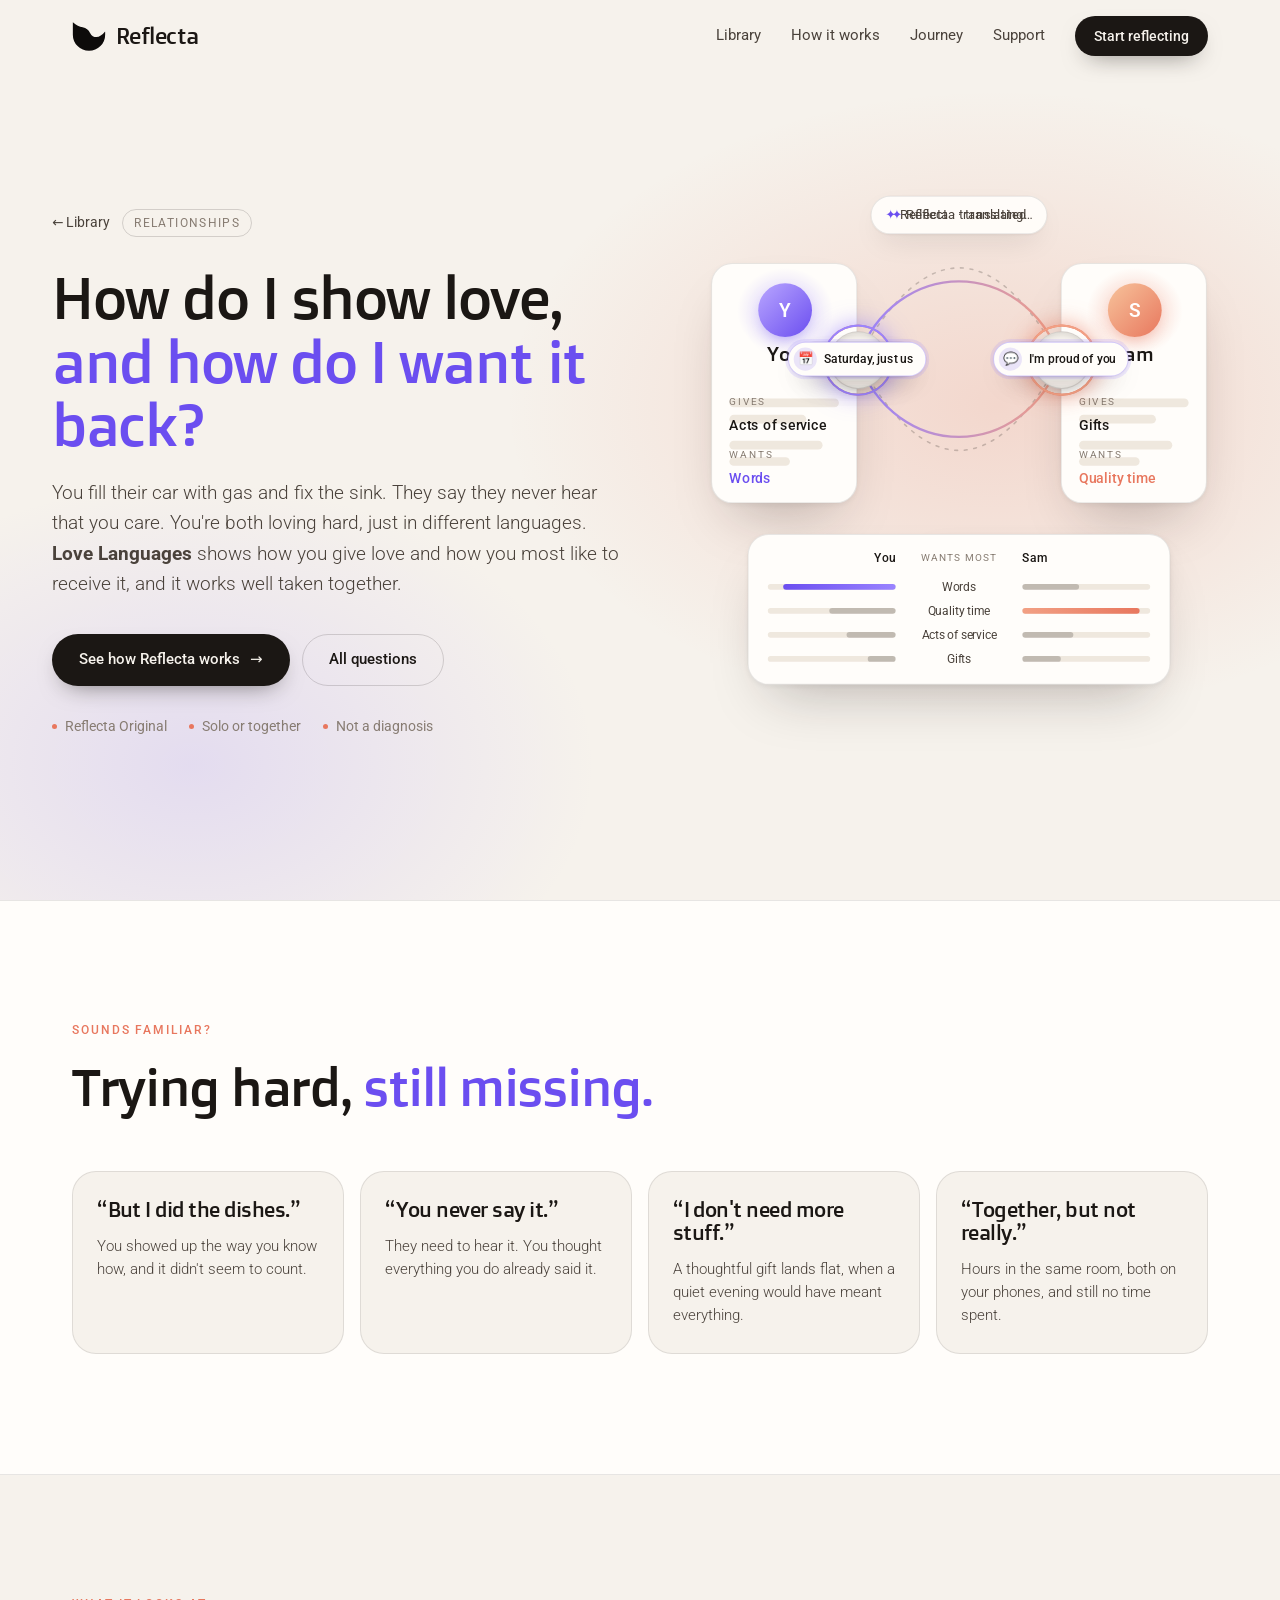
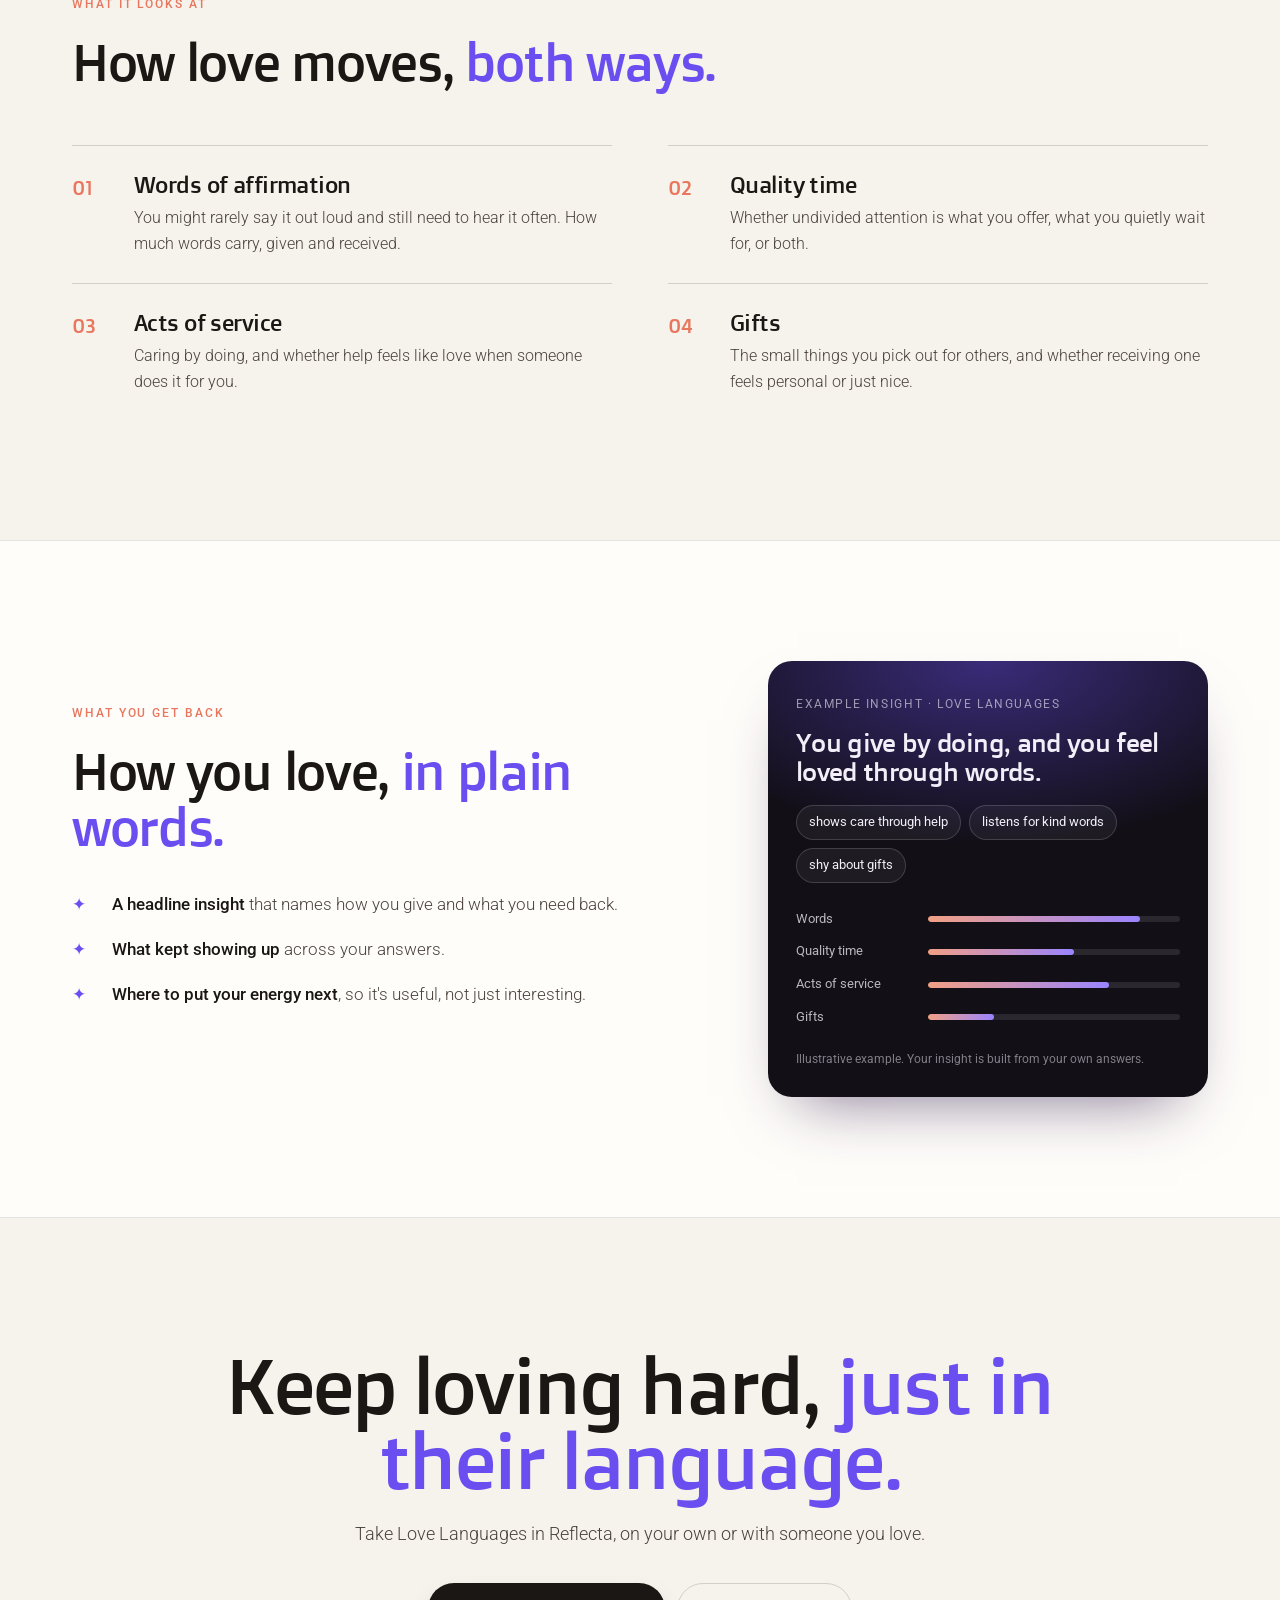
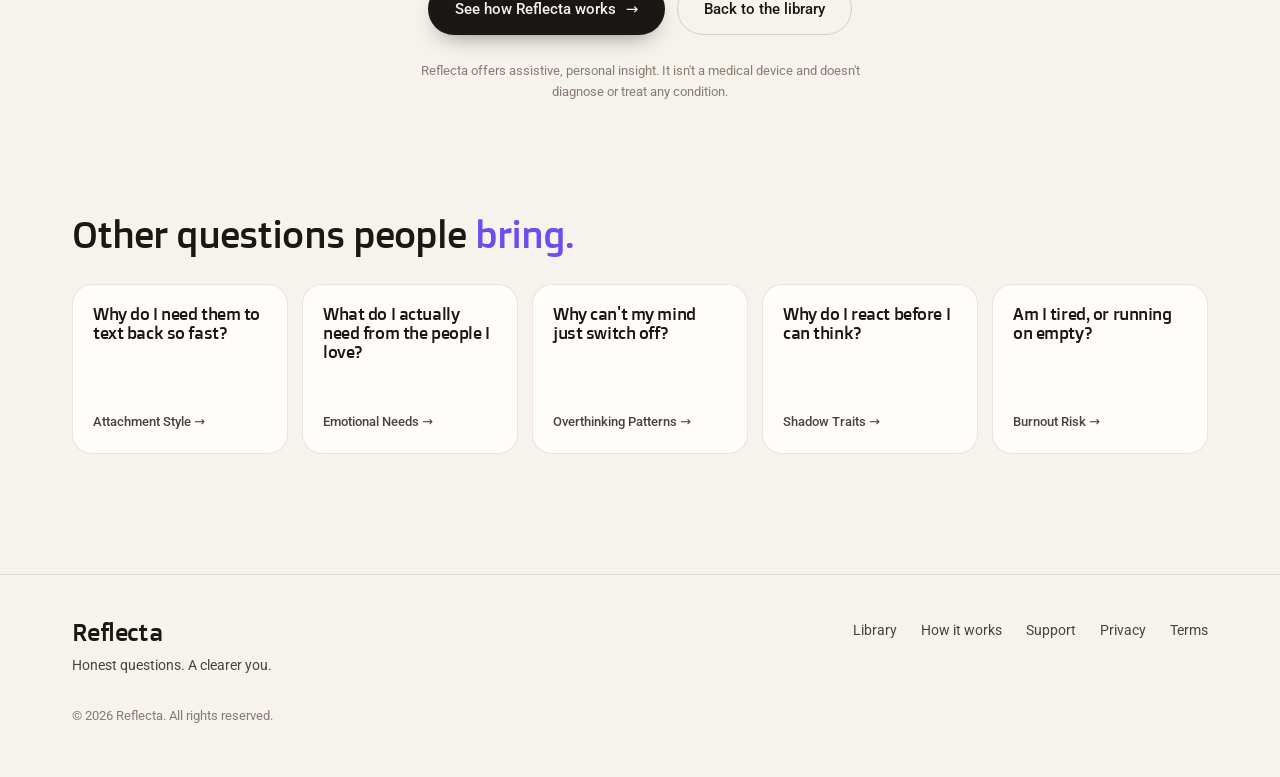
<file: assessments/love-languages/index.html>
<!DOCTYPE html>
<html lang="en">
  <head>
    <meta charset="UTF-8" />
    <meta name="viewport" content="width=device-width, initial-scale=1" />
    <title>How do I show love, and how do I want it back? · Love Languages · Reflecta</title>
    <meta
      name="description"
      content="Love Languages by Reflecta: see how you give love, how you most like to receive it, and where you and someone you love speak differently."
    />
    <meta name="theme-color" content="#f6f2ec" />
    <meta name="robots" content="index, follow, max-image-preview:large" />
    <link rel="canonical" href="https://reflecta.life/assessments/love-languages/" />

    <meta property="og:type" content="website" />
    <meta property="og:site_name" content="Reflecta" />
    <meta property="og:url" content="https://reflecta.life/assessments/love-languages/" />
    <meta property="og:title" content="How do I show love, and how do I want it back? · Reflecta" />
    <meta property="og:description" content="Love Languages: see how you give love and how you want it back." />
    <meta property="og:locale" content="en_US" />
    <meta property="og:image" content="https://reflecta.life/assessments/love-languages/og.png" />
    <meta property="og:image:type" content="image/png" />
    <meta property="og:image:width" content="1200" />
    <meta property="og:image:height" content="630" />
    <meta property="og:image:alt" content="How do I show love, and how do I want it back?" />

    <meta name="twitter:card" content="summary_large_image" />
    <meta name="twitter:title" content="How do I show love, and how do I want it back? · Reflecta" />
    <meta name="twitter:description" content="Love Languages: see how you give love and how you want it back." />
    <meta name="twitter:image" content="https://reflecta.life/assessments/love-languages/og.png" />
    <meta name="twitter:image:alt" content="How do I show love, and how do I want it back?" />

    <link rel="icon" href="/favicon.ico" sizes="48x48" />
    <link rel="icon" href="/favicon.svg" type="image/svg+xml" />
    <link rel="apple-touch-icon" href="/apple-touch-icon.png" />
    <link rel="manifest" href="/site.webmanifest" />
    <meta name="apple-mobile-web-app-title" content="Reflecta" />

    <script type="application/ld+json">
    {
      "@context": "https://schema.org",
      "@graph": [
        {
          "@type": "WebPage",
          "@id": "https://reflecta.life/assessments/love-languages/",
          "url": "https://reflecta.life/assessments/love-languages/",
          "name": "How do I show love, and how do I want it back? · Reflecta",
          "description": "Love Languages by Reflecta: see how you give love, how you most like to receive it, and where you and someone you love speak differently.",
          "isPartOf": {
            "@type": "WebSite",
            "@id": "https://reflecta.life/#website",
            "name": "Reflecta",
            "url": "https://reflecta.life/"
          },
          "about": {
            "@type": "Thing",
            "name": "Love Languages assessment"
          },
          "primaryImageOfPage": {
            "@type": "ImageObject",
            "url": "https://reflecta.life/assessments/love-languages/og.png",
            "width": 1200,
            "height": 630
          },
          "publisher": {
            "@type": "Organization",
            "@id": "https://reflecta.life/#org",
            "name": "Reflecta",
            "url": "https://reflecta.life/",
            "logo": "https://reflecta.life/icon-512.png",
            "contactPoint": {
              "@type": "ContactPoint",
              "contactType": "customer support",
              "email": "support@reflecta.life"
            }
          }
        },
        {
          "@type": "BreadcrumbList",
          "itemListElement": [
            {
              "@type": "ListItem",
              "position": 1,
              "name": "Reflecta",
              "item": "https://reflecta.life/"
            },
            {
              "@type": "ListItem",
              "position": 2,
              "name": "Library",
              "item": "https://reflecta.life/#assessments"
            },
            {
              "@type": "ListItem",
              "position": 3,
              "name": "Love Languages",
              "item": "https://reflecta.life/assessments/love-languages/"
            }
          ]
        }
      ]
    }
    </script>

    <link rel="preconnect" href="https://fonts.googleapis.com" />
    <link rel="preconnect" href="https://fonts.gstatic.com" crossorigin />
    <link
      href="https://fonts.googleapis.com/css2?family=Roboto:ital,wght@0,100..900;1,100..900&family=Doppio+One&display=swap"
      rel="stylesheet"
    />
    <link rel="stylesheet" href="../assessment.css" />

    <script>
      // Open on the Reflecta thread unless motion is reduced or a moment is frozen (?t=).
      try {
        if (!matchMedia("(prefers-reduced-motion: reduce)").matches && !/[?&]t=/.test(location.search))
          document.documentElement.classList.add("intro-on");
      } catch (e) {}
    </script>

    <style>
      /* ---------- scene: love sent in the wrong language ---------- */

      .a-hero {
        --glow-a: rgba(232, 119, 94, 0.22);
        --glow-b: rgba(154, 132, 255, 0.2);
      }

      /* the routes between you: dashed misses first, then the translated ones */

      .routes {
        left: 0;
        top: 0;
        width: 560px;
        height: 560px;
        overflow: visible;
      }

      .routes path {
        fill: none;
        stroke-linecap: round;
      }

      .routes .old {
        stroke: rgba(27, 23, 20, 0.22);
        stroke-width: 1.6;
        stroke-dasharray: 3 7;
      }

      .routes .new {
        stroke: url(#route-grad);
        stroke-width: 2.4;
        stroke-dasharray: 320;
      }

      /* the two people */

      .who {
        top: 100px;
        width: 152px;
        height: 250px;
      }

      .who > * {
        position: absolute;
      }

      #you {
        left: 22px;
      }

      #sam {
        left: 386px;
      }

      .who .glow {
        left: 26px;
        top: 4px;
        width: 100px;
        height: 90px;
        border-radius: 50%;
        background: radial-gradient(closest-side, rgba(154, 132, 255, 0.4), transparent);
      }

      #sam .glow {
        background: radial-gradient(closest-side, rgba(232, 119, 94, 0.38), transparent);
      }

      .who .av {
        left: 48px;
        top: 20px;
        display: grid;
        place-items: center;
        width: 56px;
        height: 56px;
        border-radius: 50%;
        background: linear-gradient(135deg, #b9a6ff, #6b4ef0);
        color: #fff;
        font-size: 20px;
        font-weight: 600;
        box-shadow: 0 8px 18px -8px rgba(107, 78, 240, 0.6);
      }

      #sam .av {
        background: linear-gradient(135deg, #f7c39b, #e8775e);
        box-shadow: 0 8px 18px -8px rgba(232, 119, 94, 0.6);
      }

      .who .name {
        left: 0;
        right: 0;
        top: 82px;
        text-align: center;
        font-family: var(--serif);
        font-weight: 400;
        letter-spacing: -0.025em;
        font-size: 20.5px;
        line-height: 1.08;
      }

      /* what each of them speaks, revealed by the translation */

      .who .lang,
      .who .lang-q {
        left: 18px;
        right: 18px;
        top: 136px;
      }

      .lang .s-label {
        display: block;
        font-size: 10.5px;
      }

      .lang b {
        display: block;
        margin: 3px 0 11px;
        font-size: 15px;
        font-weight: 500;
        color: var(--ink);
        white-space: nowrap;
      }

      .lang b.want {
        margin-bottom: 0;
        color: var(--violet);
      }

      #sam .lang b.want {
        color: var(--coral);
      }

      .lang-q {
        display: grid;
        gap: 8px;
        padding-top: 4px;
      }

      .lang-q i {
        display: block;
        height: 9px;
        border-radius: 5px;
        background: var(--paper-2);
      }

      .lang-q i:nth-child(2) {
        width: 70%;
      }

      .lang-q i:nth-child(3) {
        width: 85%;
        margin-top: 10px;
      }

      .lang-q i:nth-child(4) {
        width: 55%;
      }

      /* the sockets: the one shape each of them receives love in */

      .sock {
        top: 70px;
        width: 60px;
        height: 60px;
        border-radius: 50%;
        background: var(--paper);
        border: 1px solid var(--line-2);
        box-shadow: inset 0 2px 6px rgba(27, 23, 20, 0.12), 0 6px 14px -8px rgba(27, 23, 20, 0.3);
        color: var(--violet);
      }

      #you .sock {
        left: 122px;
      }

      #sam .sock {
        left: -30px;
        color: var(--coral);
      }

      .sock svg {
        position: absolute;
        inset: 0;
        margin: auto;
        width: 30px;
        height: 30px;
        fill: none;
        stroke: currentColor;
        stroke-width: 2;
        stroke-linecap: round;
        stroke-linejoin: round;
      }

      .sock .ring,
      .sock .miss {
        position: absolute;
        inset: -6px;
        border-radius: 50%;
      }

      .sock .ring {
        box-shadow: 0 0 0 2px var(--violet-2), 0 0 26px rgba(154, 132, 255, 0.8);
      }

      #sam .sock .ring {
        box-shadow: 0 0 0 2px var(--coral-2), 0 0 26px rgba(232, 119, 94, 0.75);
      }

      .sock .miss {
        box-shadow: 0 0 0 2px rgba(232, 119, 94, 0.85);
      }

      /* love in flight: pills that ride the routes (offset-path set from the SVG in JS) */

      .tok {
        left: 0;
        top: 0;
        display: inline-flex;
        align-items: center;
        gap: 7px;
        padding: 5px 12px 5px 5px;
        border-radius: 999px;
        background: var(--card);
        border: 1px solid var(--line);
        box-shadow: var(--shadow);
        font-size: 12.5px;
        font-weight: 500;
        color: var(--ink);
        white-space: nowrap;
        offset-anchor: center;
        offset-rotate: 0deg;
      }

      .tok i {
        display: grid;
        place-items: center;
        width: 24px;
        height: 24px;
        border-radius: 50%;
        background: rgba(232, 119, 94, 0.16);
        font-style: normal;
        font-size: 13px;
      }

      .tok.gift i {
        background: rgba(240, 181, 74, 0.22);
      }

      .tok.match {
        border-color: rgba(107, 78, 240, 0.3);
        box-shadow: 0 0 0 3px rgba(154, 132, 255, 0.18), var(--shadow);
      }

      .tok.match i {
        background: rgba(107, 78, 240, 0.14);
      }

      /* Reflecta steps in */

      .tr {
        left: 0;
        right: 0;
        top: 30px;
        width: max-content;
        margin: 0 auto;
        display: grid;
        padding: 0;
        overflow: hidden;
      }

      .tr span {
        grid-area: 1 / 1;
        padding: 8px 14px;
        text-align: center;
      }

      .tr .spark {
        color: var(--violet);
        margin-right: 4px;
      }

      #wish {
        left: 236px;
        top: 382px;
        max-width: 262px;
        transform-origin: 100% 0;
      }

      .wish-from {
        display: block;
        margin-bottom: 2px;
        font-size: 11px;
        color: var(--muted);
      }

      /* side by side: what each of them wants most */

      .compare {
        left: 60px;
        top: 382px;
        width: 440px;
        padding: 14px 20px 16px;
      }

      .compare .row {
        display: grid;
        grid-template-columns: 1fr 112px 1fr;
        align-items: center;
        gap: 10px;
        height: 19px;
        font-size: 12px;
        color: var(--ink-2);
      }

      .compare .row + .row {
        margin-top: 6px;
      }

      .compare .head {
        height: auto;
        margin-bottom: 10px;
        font-size: 13px;
        font-weight: 500;
        color: var(--ink);
      }

      .compare .head span:first-child {
        text-align: right;
      }

      .compare .head .s-label {
        text-align: center;
        font-size: 10px;
        font-weight: 400;
      }

      .compare .lbl {
        text-align: center;
        white-space: nowrap;
      }

      .compare .row > i {
        display: flex;
        height: 6px;
        border-radius: 3px;
        background: var(--paper-2);
      }

      .compare .l {
        justify-content: flex-end;
      }

      .compare .row > i b {
        display: block;
        width: var(--v);
        height: 100%;
        border-radius: 3px;
        background: rgba(27, 23, 20, 0.22);
      }

      .compare .l b {
        transform-origin: 100% 50%;
      }

      .compare .r b {
        transform-origin: 0 50%;
      }

      .compare .l b.top {
        background: linear-gradient(270deg, var(--violet-2), var(--violet));
      }

      .compare .r b.top {
        background: linear-gradient(90deg, var(--coral-2), var(--coral));
      }
    </style>
  </head>

  <body>
    <header class="site-header" id="site-header">
      <div class="wrap header-inner">
        <a class="brand-link" href="../../" aria-label="Reflecta home"><svg class="brand-mark" viewBox="180 240 644 580" aria-hidden="true"><defs><clipPath id="rfMark"><path d="M196 258 C262 312 320 345 382 356 C448 368 494 405 522 462 C552 520 592 541 642 541 C700 541 752 502 803 441 C806 438 808 440 808 445 L808 495 A306 306 0 0 1 196 495 Z" /></clipPath><linearGradient id="rfShine" x1="0" y1="0" x2="1" y2="0"><stop offset="0" stop-color="#fff" stop-opacity="0" /><stop offset="0.5" stop-color="#fff" stop-opacity="0.75" /><stop offset="1" stop-color="#fff" stop-opacity="0" /></linearGradient></defs><path class="mark" d="M196 258 C262 312 320 345 382 356 C448 368 494 405 522 462 C552 520 592 541 642 541 C700 541 752 502 803 441 C806 438 808 440 808 445 L808 495 A306 306 0 0 1 196 495 Z" /><g clip-path="url(#rfMark)"><rect class="shine" x="-300" y="150" width="200" height="760" fill="url(#rfShine)" /></g></svg>Reflecta</a>
        <nav class="nav" aria-label="Primary">
          <a href="../../#assessments">Library</a>
          <a href="../../#how">How it works</a>
          <a href="../../#journey">Journey</a>
          <a href="../../#support">Support</a>
          <a class="btn btn-primary" href="../../#assessments">Start reflecting</a>
        </nav>
      </div>
    </header>

    <main>
      <section class="a-hero" aria-labelledby="title">
        <div class="wrap a-hero-grid">
          <div>
            <p class="crumbs"><a href="../../#assessments">← Library</a><span class="cat">Relationships</span></p>
            <h1 id="title">How do I show love, <em>and how do I want it back?</em></h1>
            <p class="lead">
              You fill their car with gas and fix the sink. They say they never hear that you care.
              You're both loving hard, just in different languages. <strong>Love Languages</strong> shows
              how you give love and how you most like to receive it, and it works well taken together.
            </p>
            <div class="ctas">
              <a class="btn btn-primary" href="../../#how">See how Reflecta works <span class="arrow">→</span></a>
              <a class="btn btn-ghost" href="../../#assessments">All questions</a>
            </div>
            <ul class="hero-meta">
              <li>Reflecta Original</li>
              <li>Solo or together</li>
              <li>Not a diagnosis</li>
            </ul>
          </div>

          <figure class="scene-fig">
            <div class="stage-wrap">
              <div class="stage" id="stage" aria-hidden="true">
                <div class="scene">
                  <svg class="routes" viewBox="0 0 560 560">
                    <defs>
                      <linearGradient id="route-grad" x1="174" y1="0" x2="386" y2="0" gradientUnits="userSpaceOnUse">
                        <stop offset="0" stop-color="#9a84ff" />
                        <stop offset="1" stop-color="#f2a084" />
                      </linearGradient>
                    </defs>
                    <path class="old anim-only" id="oldTop" d="M174 200 Q280 10 386 200" />
                    <path class="old anim-only" id="oldBot" d="M386 200 Q280 390 174 200" />
                    <path class="new" id="newTop" d="M174 200 C214 92 346 92 386 200" />
                    <path class="new" id="newBot" d="M386 200 C346 308 214 308 174 200" />
                  </svg>

                  <div class="s-card who" id="you">
                    <span class="glow" id="youGlow"></span>
                    <span class="av" id="youAv">Y</span>
                    <span class="name">You</span>
                    <span class="lang-q anim-only" id="youQ"><i></i><i></i><i></i><i></i></span>
                    <span class="lang" id="youLang">
                      <span class="s-label">Gives</span><b>Acts of service</b>
                      <span class="s-label">Wants</span><b class="want">Words</b>
                    </span>
                    <span class="sock" id="youSock">
                      <span class="miss anim-only" id="youMiss"></span>
                      <span class="ring" id="youRing"></span>
                      <svg viewBox="0 0 32 32"><path d="M8 7h16a4 4 0 0 1 4 4v8a4 4 0 0 1-4 4h-9l-6 5v-5H8a4 4 0 0 1-4-4v-8a4 4 0 0 1 4-4z" /></svg>
                    </span>
                  </div>

                  <div class="s-card who" id="sam">
                    <span class="glow" id="samGlow"></span>
                    <span class="av" id="samAv">S</span>
                    <span class="name">Sam</span>
                    <span class="lang-q anim-only" id="samQ"><i></i><i></i><i></i><i></i></span>
                    <span class="lang" id="samLang">
                      <span class="s-label">Gives</span><b>Gifts</b>
                      <span class="s-label">Wants</span><b class="want">Quality time</b>
                    </span>
                    <span class="sock" id="samSock">
                      <span class="miss anim-only" id="samMiss"></span>
                      <span class="ring" id="samRing"></span>
                      <svg viewBox="0 0 32 32"><circle cx="16" cy="16" r="11" /><path d="M16 10v6l4 3" /></svg>
                    </span>
                  </div>

                  <div class="tok anim-only" id="act1" data-route="oldTop"><i>🔧</i>Fixed the sink</div>
                  <div class="tok anim-only" id="act2" data-route="oldTop"><i>⛽</i>Filled the gas</div>
                  <div class="tok gift anim-only" id="gift" data-route="oldBot"><i>🎁</i>Got you this</div>
                  <div class="tok match anim-only" id="sat" data-route="newTop"><i>📅</i>Saturday, just us</div>
                  <div class="tok match anim-only" id="proud" data-route="newBot"><i>💬</i>I'm proud of you</div>

                  <div class="s-bub in anim-only" id="wish"><span class="wish-from">Sam</span>I just wish we spent time together.</div>

                  <div class="s-chip tr" id="tr">
                    <span class="anim-only" id="tr1"><b class="spark">✦</b>Reflecta · translating…</span>
                    <span id="tr2"><b class="spark">✦</b>Reflecta · translated</span>
                  </div>

                  <div class="s-card compare" id="compare">
                    <div class="row head"><span>You</span><span class="s-label">Wants most</span><span>Sam</span></div>
                    <div class="row"><i class="l"><b class="top" style="--v: 88%"></b></i><span class="lbl">Words</span><i class="r"><b style="--v: 44%"></b></i></div>
                    <div class="row"><i class="l"><b style="--v: 52%"></b></i><span class="lbl">Quality time</span><i class="r"><b class="top" style="--v: 92%"></b></i></div>
                    <div class="row"><i class="l"><b style="--v: 38%"></b></i><span class="lbl">Acts of service</span><i class="r"><b style="--v: 40%"></b></i></div>
                    <div class="row"><i class="l"><b style="--v: 22%"></b></i><span class="lbl">Gifts</span><i class="r"><b style="--v: 30%"></b></i></div>
                  </div>
                </div>
              </div>
            </div>
            <figcaption class="scene-cap">
              <span data-t0="0.3" data-t1="3.6">You show love by fixing things.</span>
              <span data-t0="3.8" data-t1="6.6">Sam shows it too. Neither one lands.</span>
              <span data-t0="6.8" data-t1="9.6">Same love, different languages.</span>
              <span data-t0="9.8" data-t1="12.4">Love Languages helps you <em>speak theirs.</em></span>
            </figcaption>
          </figure>
        </div>
      </section>

      <section class="section section-alt" aria-labelledby="familiar">
        <div class="wrap">
          <div class="section-head">
            <p class="kicker reveal">Sounds familiar?</p>
            <h2 class="reveal d1" id="familiar">Trying hard, <em>still missing.</em></h2>
          </div>
          <div class="moments">
            <div class="moment reveal"><q>But I did the dishes.</q><p>You showed up the way you know how, and it didn't seem to count.</p></div>
            <div class="moment reveal d1"><q>You never say it.</q><p>They need to hear it. You thought everything you do already said it.</p></div>
            <div class="moment reveal d2"><q>I don't need more stuff.</q><p>A thoughtful gift lands flat, when a quiet evening would have meant everything.</p></div>
            <div class="moment reveal d3"><q>Together, but not really.</q><p>Hours in the same room, both on your phones, and still no time spent.</p></div>
          </div>
        </div>
      </section>

      <section class="section" aria-labelledby="looks">
        <div class="wrap">
          <div class="section-head">
            <p class="kicker reveal">What it looks at</p>
            <h2 class="reveal d1" id="looks">How love moves, <em>both ways.</em></h2>
          </div>
          <div class="dims">
            <div class="dim reveal"><span class="ix">01</span><div><h3>Words of affirmation</h3><p>You might rarely say it out loud and still need to hear it often. How much words carry, given and received.</p></div></div>
            <div class="dim reveal d1"><span class="ix">02</span><div><h3>Quality time</h3><p>Whether undivided attention is what you offer, what you quietly wait for, or both.</p></div></div>
            <div class="dim reveal"><span class="ix">03</span><div><h3>Acts of service</h3><p>Caring by doing, and whether help feels like love when someone does it for you.</p></div></div>
            <div class="dim reveal d1"><span class="ix">04</span><div><h3>Gifts</h3><p>The small things you pick out for others, and whether receiving one feels personal or just nice.</p></div></div>
          </div>
        </div>
      </section>

      <section class="section section-alt" aria-labelledby="get">
        <div class="wrap get-grid">
          <div>
            <p class="kicker reveal">What you get back</p>
            <h2 class="reveal d1" id="get">How you love, <em>in plain words.</em></h2>
            <ul class="get-list">
              <li class="reveal"><span><b>A headline insight</b> that names how you give and what you need back.</span></li>
              <li class="reveal d1"><span><b>What kept showing up</b> across your answers.</span></li>
              <li class="reveal d2"><span><b>Where to put your energy next</b>, so it's useful, not just interesting.</span></li>
              <li class="reveal d3"><span><b>Take it together</b>: invite your partner and see where your languages meet.</span></li>
            </ul>
          </div>
          <div class="s-dark insight-card reveal d1">
            <span class="k">Example insight · Love Languages</span>
            <h3>You give by doing, and you feel loved through words.</h3>
            <div class="chips"><span>shows care through help</span><span>listens for kind words</span><span>shy about gifts</span></div>
            <div class="bars">
              <div class="bar">Words<i style="--v: 84%"></i></div>
              <div class="bar">Quality time<i style="--v: 58%"></i></div>
              <div class="bar">Acts of service<i style="--v: 72%"></i></div>
              <div class="bar">Gifts<i style="--v: 26%"></i></div>
            </div>
            <p class="note">Illustrative example. Your insight is built from your own answers.</p>
          </div>
        </div>
      </section>

      <section class="a-closing" aria-labelledby="closing">
        <div class="wrap reveal">
          <h2 id="closing">Keep loving hard, <em>just in their language.</em></h2>
          <p class="lead">Take Love Languages in Reflecta, on your own or with someone you love.</p>
          <div class="ctas">
            <a class="btn btn-primary" href="../../#how">See how Reflecta works <span class="arrow">→</span></a>
            <a class="btn btn-ghost" href="../../#assessments">Back to the library</a>
          </div>
          <p class="disclaimer">Reflecta offers assistive, personal insight. It isn't a medical device and doesn't diagnose or treat any condition.</p>
        </div>
      </section>

      <section class="more" aria-labelledby="more">
        <div class="wrap">
          <h2 class="reveal" id="more">Other questions people <em>bring.</em></h2>
          <div class="more-grid">
            <a class="reveal" href="../attachment-style/"><span class="q">Why do I need them to text back so fast?</span><span class="n">Attachment Style →</span></a>
            <a class="reveal d1" href="../emotional-needs/"><span class="q">What do I actually need from the people I love?</span><span class="n">Emotional Needs →</span></a>
            <a class="reveal d2" href="../overthinking-patterns/"><span class="q">Why can't my mind just switch off?</span><span class="n">Overthinking Patterns →</span></a>
            <a class="reveal d3" href="../shadow-traits/"><span class="q">Why do I react before I can think?</span><span class="n">Shadow Traits →</span></a>
            <a class="reveal d3" href="../burnout-risk/"><span class="q">Am I tired, or running on empty?</span><span class="n">Burnout Risk →</span></a>
          </div>
        </div>
      </section>
    </main>

    <footer>
      <div class="wrap footer-grid">
        <div class="footer-brand">
          <div class="name">Reflecta</div>
          <p>Honest questions. A clearer you.</p>
        </div>
        <div class="footer-links" aria-label="Footer">
          <a href="../../#assessments">Library</a>
          <a href="../../#how">How it works</a>
          <a href="../../#support">Support</a>
          <a href="../../#privacy">Privacy</a>
          <a href="../../#terms">Terms</a>
        </div>
        <p class="footer-meta">© <span id="year"></span> Reflecta. All rights reserved.</p>
      </div>
    </footer>

    <script src="../../thread.js"></script>
    <script src="../assessment.js"></script>
    <script>
      /* Scene (13 s loop): You send acts of service along the dashed route and they bounce off
       * Sam's clock socket · Sam's gift bounces off your speech socket · Sam says what's missing ·
       * Reflecta translates: each card shows what they give and want, the routes re-draw, and
       * "Saturday, just us" and "I'm proud of you" click into place · both light up · the two
       * of you, side by side. */
      Scene(13, function (s) {
        var $ = function (id) {
          return document.getElementById(id);
        };

        // Every pill rides the route named in its data-route.
        Array.prototype.forEach.call(document.querySelectorAll(".tok"), function (el) {
          el.style.offsetPath = "path('" + $(el.dataset.route).getAttribute("d") + "')";
        });

        // A love that misses: travels most of the way, knocks the socket and falls away.
        function miss(el, t, spin) {
          s.keys(el, [
            { t: t, offsetDistance: "4%", translate: "0 0", rotate: "0deg", easing: s.E.inout },
            { t: t + 1.2, offsetDistance: "82%", translate: "0 0", rotate: "0deg", easing: s.E.out },
            { t: t + 1.75, offsetDistance: "70%", translate: "0 40px", rotate: spin },
          ]);
          s.keys(el, [{ t: t, opacity: 0 }, { t: t + 0.25, opacity: 1 }, { t: t + 1.4, opacity: 1 }, { t: t + 1.75, opacity: 0 }]);
        }
        // A love that lands: rides all the way in and shrinks into the socket.
        function land(el, t) {
          s.keys(el, [
            { t: t, offsetDistance: "4%", scale: 1, easing: s.E.inout },
            { t: t + 1.1, offsetDistance: "100%", scale: 1, easing: s.E.inq },
            { t: t + 1.35, scale: 0.25 },
          ]);
          s.keys(el, [{ t: t, opacity: 0 }, { t: t + 0.25, opacity: 1 }, { t: t + 1.15, opacity: 1 }, { t: t + 1.35, opacity: 0 }]);
        }
        // The socket shrugs off a miss: a shake and a coral flash, once per hit.
        function reject(sock, flash, hits) {
          var shake = [{ t: 0, translate: "0 0" }];
          var glow = [{ t: 0, opacity: 0 }];
          hits.forEach(function (t) {
            shake.push({ t: t, translate: "0 0" }, { t: t + 0.08, translate: "-5px 0" }, { t: t + 0.16, translate: "5px 0" }, { t: t + 0.24, translate: "-3px 0" }, { t: t + 0.32, translate: "0 0" });
            glow.push({ t: t, opacity: 0 }, { t: t + 0.08, opacity: 1 }, { t: t + 0.6, opacity: 0 });
          });
          s.keys(sock, shake);
          s.keys(flash, glow);
        }
        // …and takes one in: a little bump, the glow ring, the person lighting up.
        function accept(sock, ring, av, glow, t) {
          s.keys(sock, [{ t: t, scale: 1, easing: s.E.out }, { t: t + 0.15, scale: 1.16, easing: s.E.spring }, { t: t + 0.6, scale: 1 }]);
          s.keys(sock, [{ t: t, color: "#877c72" }, { t: t + 0.3, color: getComputedStyle(sock).color }]);
          s.at(ring, t, { opacity: 0, scale: 0.8 }, { opacity: 1, scale: 1 }, 0.5, s.E.spring);
          s.at(av, t + 0.1, { filter: "saturate(0.25) brightness(1.08)", opacity: 0.7 }, { filter: "saturate(1) brightness(1)", opacity: 1 }, 0.6, s.E.out);
          s.at(glow, t + 0.1, { opacity: 0, scale: 0.6 }, { opacity: 1, scale: 1 }, 0.8, s.E.out);
        }

        s.pop($("you"), 0.1, { s: 0.9, d: 0.7 });
        s.pop($("sam"), 0.25, { s: 0.9, d: 0.7 });

        // the old routes: you try, and try again
        ["oldTop", "oldBot"].forEach(function (id, k) {
          s.keys($(id), [{ t: 0.5 + k * 0.2, opacity: 0 }, { t: 1.0 + k * 0.2, opacity: 1 }, { t: 8.0, opacity: 1 }, { t: 8.5, opacity: 0 }]);
        });
        miss($("act1"), 1.0, "-14deg");
        miss($("act2"), 2.4, "-10deg");
        miss($("gift"), 4.3, "14deg");
        reject($("samSock"), $("samMiss"), [2.2, 3.6]);
        reject($("youSock"), $("youMiss"), [5.5]);

        // what Sam actually wants
        s.win($("wish"), 6.0, 8.6, { from: { opacity: 0, scale: 0.7, filter: "blur(6px)" }, to: { opacity: 1, scale: 1, filter: "blur(0px)" }, out: { opacity: 0, scale: 0.94, filter: "blur(6px)" }, ease: s.E.spring, i: 0.6, x: 0.4 });

        // Reflecta translates
        var swap = { from: { opacity: 0, translate: "0 12px", filter: "blur(4px)" }, out: { opacity: 0, translate: "0 -12px", filter: "blur(4px)" }, i: 0.35, x: 0.3 };
        s.pop($("tr"), 6.9, { s: 0.8 });
        s.win($("tr1"), 6.9, 8.2, swap);
        s.keys($("tr2"), [{ t: 8.5, opacity: 0, translate: "0 12px", filter: "blur(4px)", easing: s.E.out }, { t: 8.9, opacity: 1, translate: "0 0", filter: "blur(0px)" }]);
        s.win($("youQ"), 0.6, 7.3, { x: 0.3 });
        s.win($("samQ"), 0.75, 7.6, { x: 0.3 });
        s.pop($("youLang"), 7.6, { s: 0.85 });
        s.pop($("samLang"), 7.9, { s: 0.85 });

        // the new routes draw in, and this time love lands
        ["newTop", "newBot"].forEach(function (id, k) {
          s.keys($(id), [{ t: 8.2 + k * 0.25, strokeDashoffset: 320, easing: s.E.inout }, { t: 9.0 + k * 0.25, strokeDashoffset: 0 }]);
        });
        land($("sat"), 8.8);
        land($("proud"), 9.3);
        accept($("samSock"), $("samRing"), $("samAv"), $("samGlow"), 9.95);
        accept($("youSock"), $("youRing"), $("youAv"), $("youGlow"), 10.45);

        // side by side
        s.keys($("compare"), [{ t: 10.7, opacity: 0, translate: "0 16px", filter: "blur(6px)", easing: s.E.out }, { t: 11.3, opacity: 1, translate: "0 0", filter: "blur(0px)" }]);
        Array.prototype.forEach.call(document.querySelectorAll(".compare .row > i b"), function (b, k) {
          s.at(b, 11.0 + Math.floor(k / 2) * 0.1, { scale: "0 1" }, { scale: "1 1" }, 0.8, s.E.out);
        });
      });
    </script>
  </body>
</html>
</file>
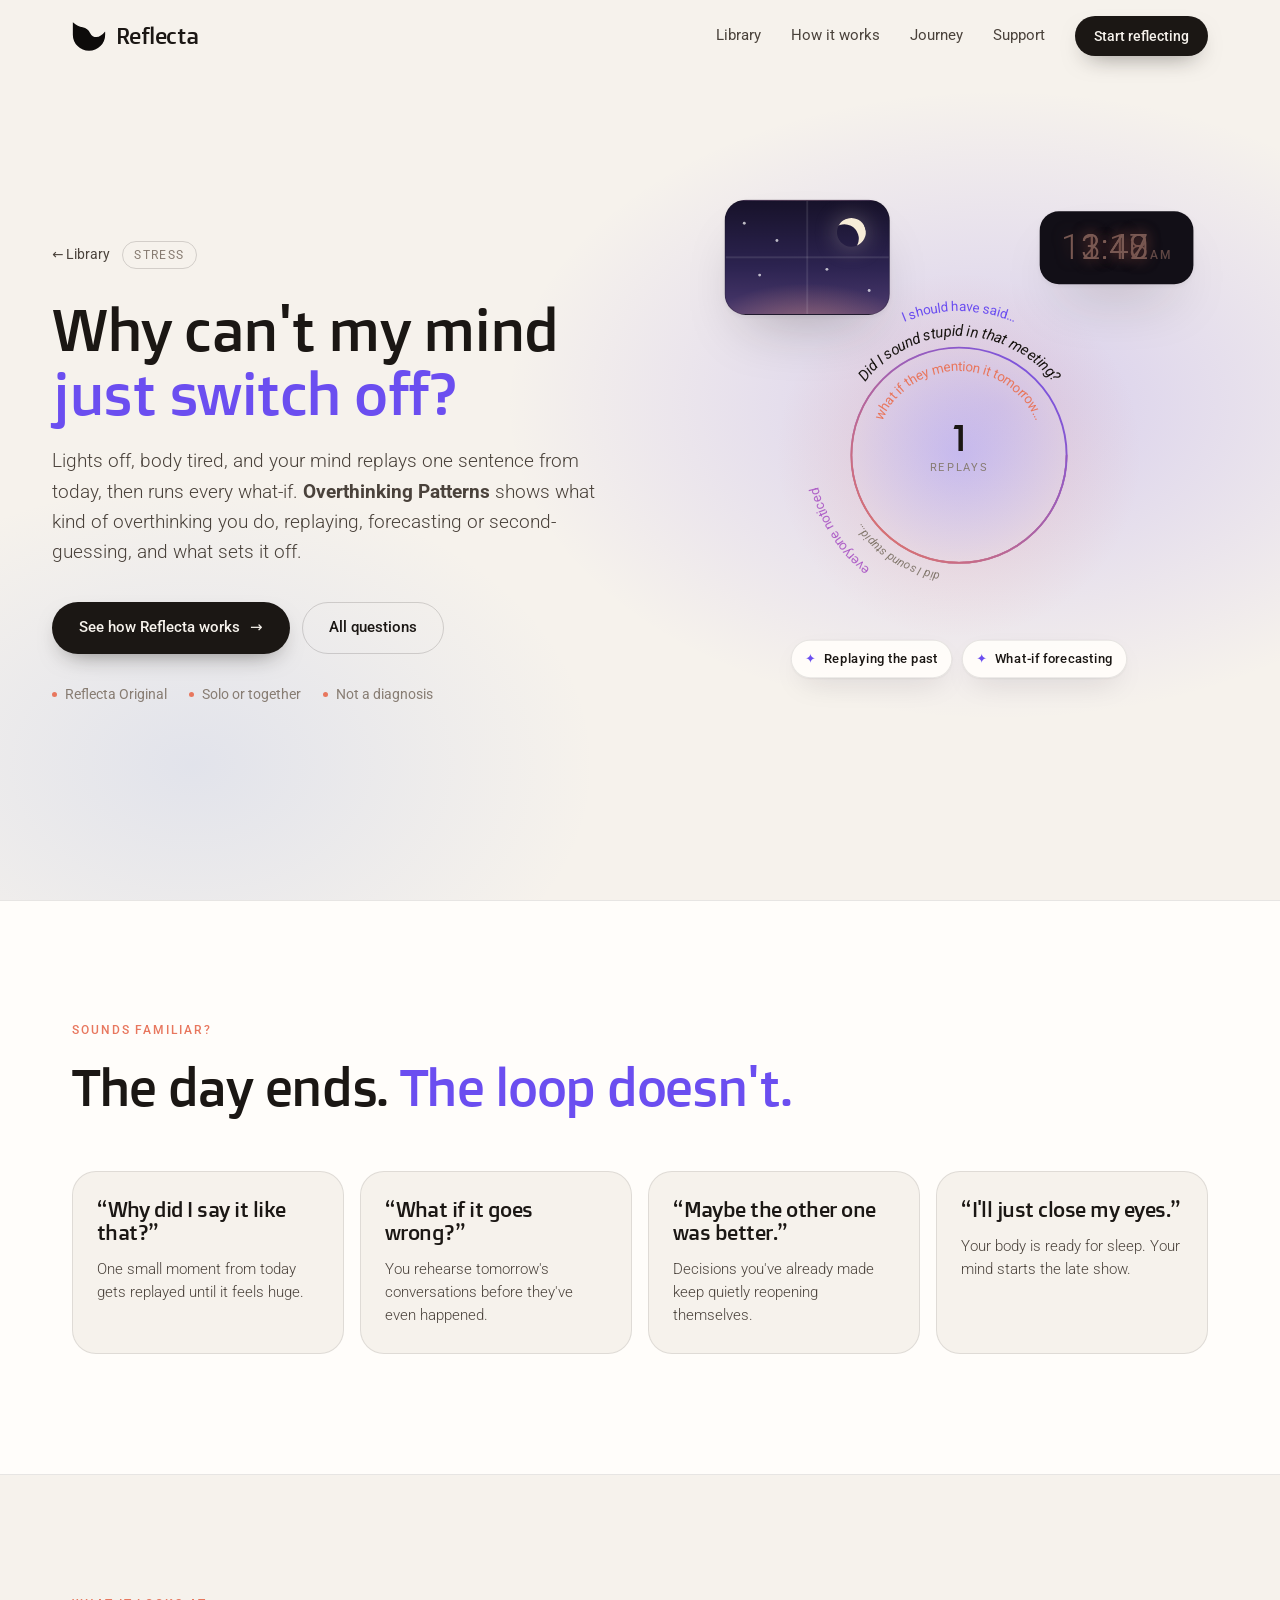
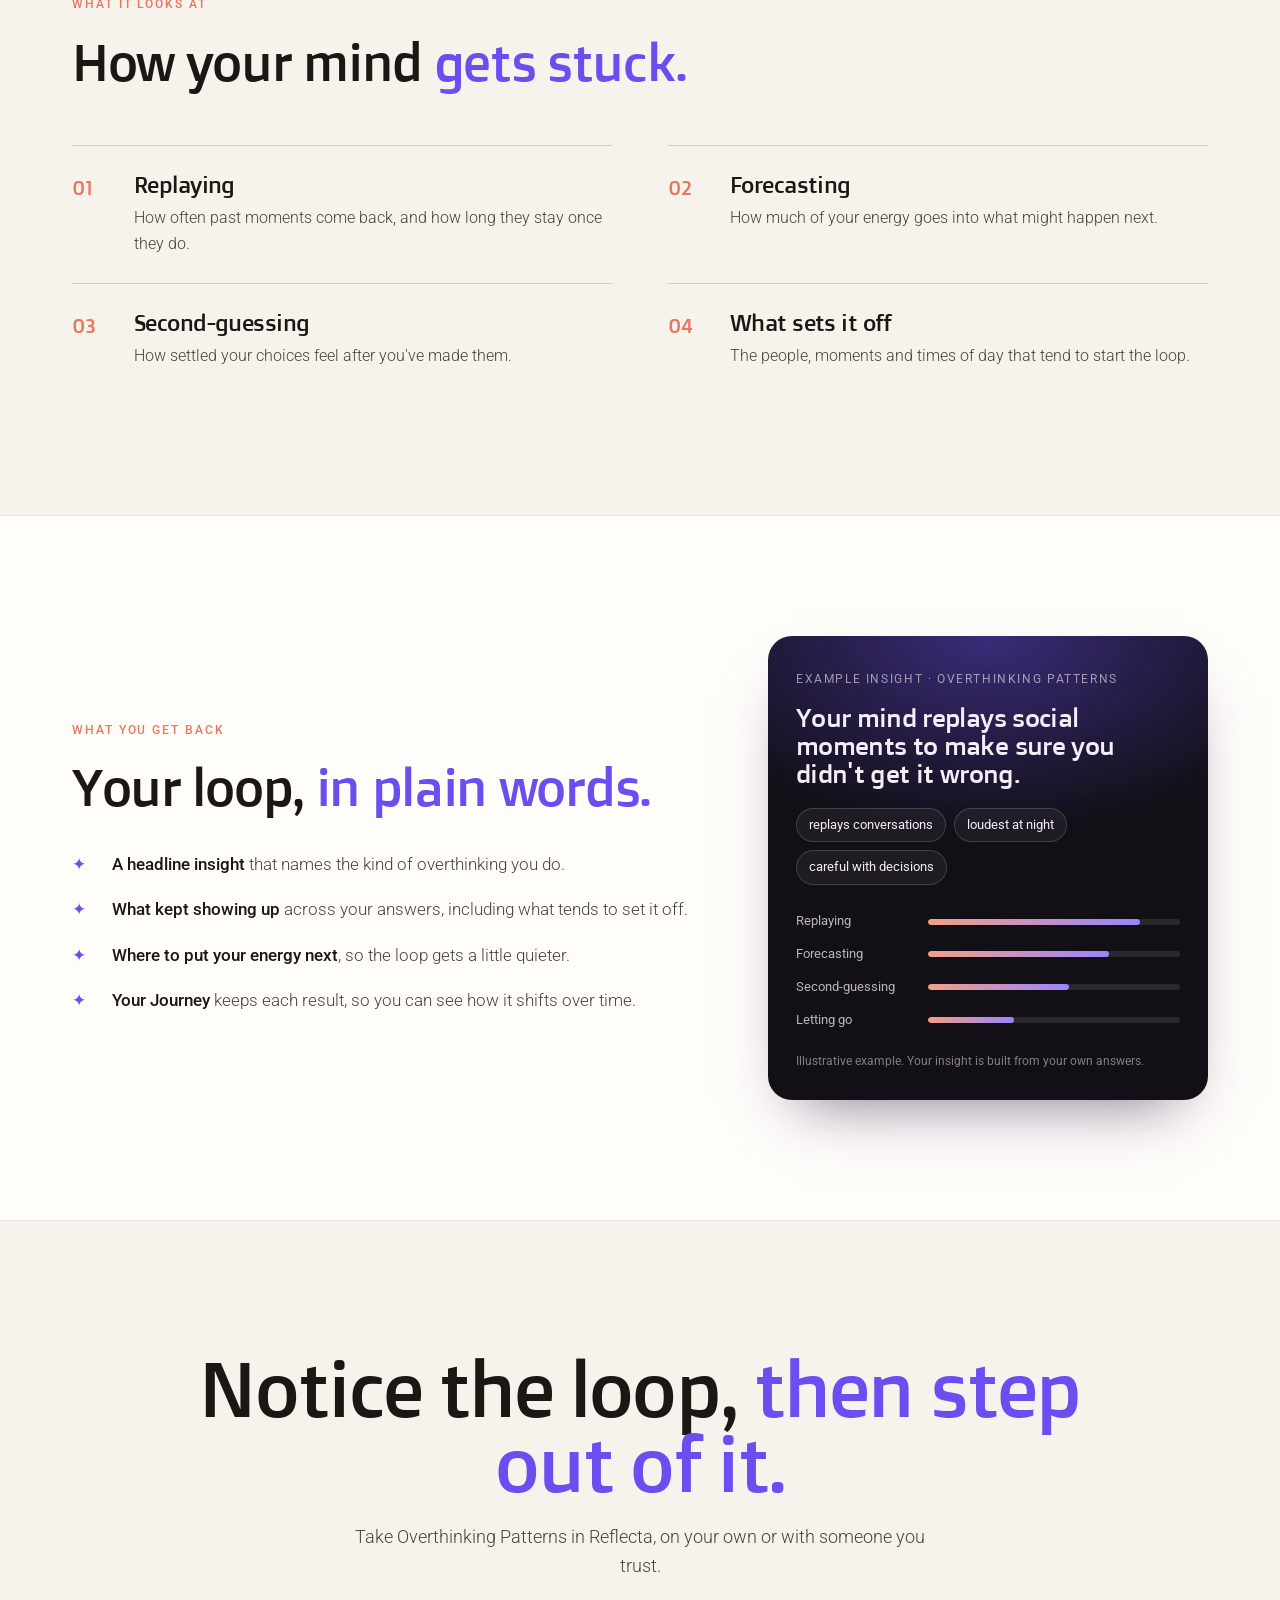
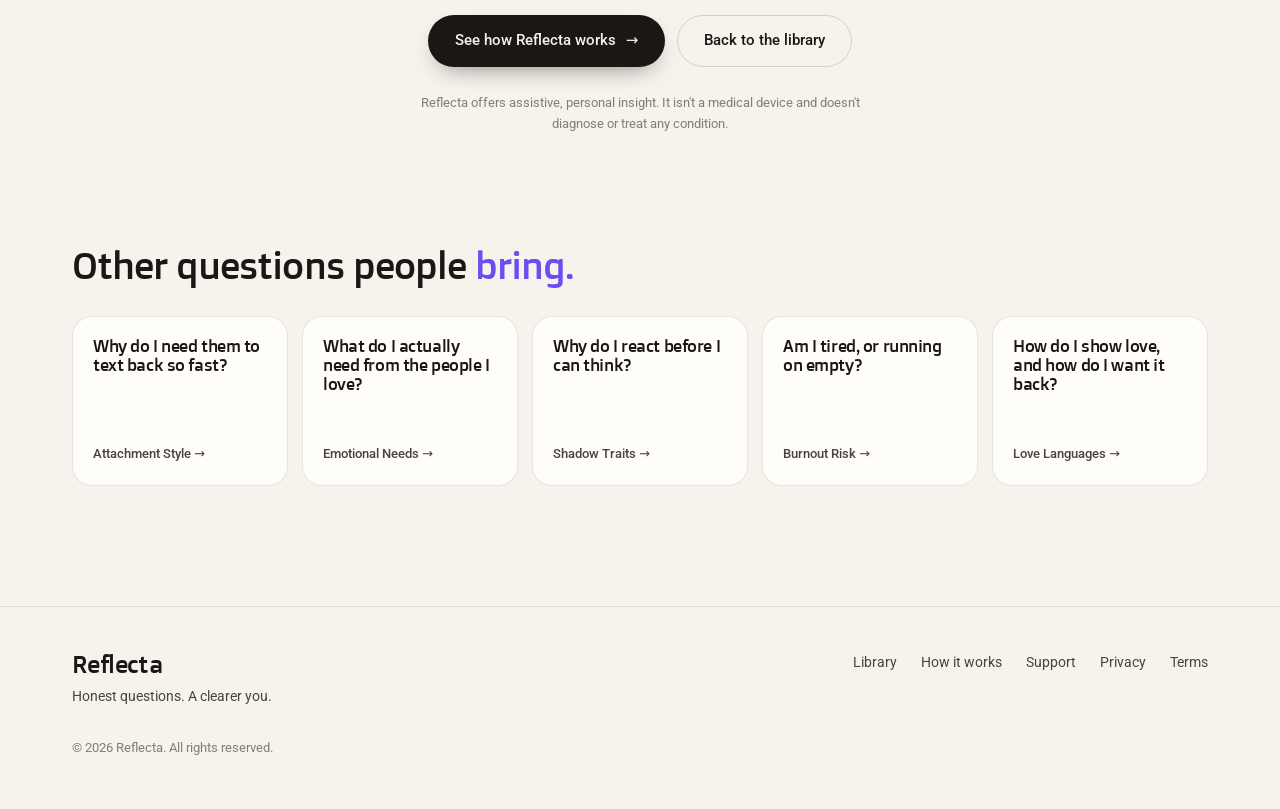
<file: assessments/overthinking-patterns/index.html>
<!DOCTYPE html>
<html lang="en">
  <head>
    <meta charset="UTF-8" />
    <meta name="viewport" content="width=device-width, initial-scale=1" />
    <title>Why can't my mind just switch off? · Overthinking Patterns · Reflecta</title>
    <meta
      name="description"
      content="Overthinking Patterns by Reflecta: see what kind of overthinking you do, replaying, forecasting or second-guessing, and what sets the loop off."
    />
    <meta name="theme-color" content="#f6f2ec" />
    <meta name="robots" content="index, follow, max-image-preview:large" />
    <link rel="canonical" href="https://reflecta.life/assessments/overthinking-patterns/" />

    <meta property="og:type" content="website" />
    <meta property="og:site_name" content="Reflecta" />
    <meta property="og:url" content="https://reflecta.life/assessments/overthinking-patterns/" />
    <meta property="og:title" content="Why can&#x27;t my mind just switch off? · Reflecta" />
    <meta property="og:description" content="Overthinking Patterns: see the loop your mind runs, and what sets it off." />
    <meta property="og:locale" content="en_US" />
    <meta property="og:image" content="https://reflecta.life/assessments/overthinking-patterns/og.png" />
    <meta property="og:image:type" content="image/png" />
    <meta property="og:image:width" content="1200" />
    <meta property="og:image:height" content="630" />
    <meta property="og:image:alt" content="Why can&#x27;t my mind just switch off?" />

    <meta name="twitter:card" content="summary_large_image" />
    <meta name="twitter:title" content="Why can&#x27;t my mind just switch off? · Reflecta" />
    <meta name="twitter:description" content="Overthinking Patterns: see the loop your mind runs, and what sets it off." />
    <meta name="twitter:image" content="https://reflecta.life/assessments/overthinking-patterns/og.png" />
    <meta name="twitter:image:alt" content="Why can&#x27;t my mind just switch off?" />

    <link rel="icon" href="/favicon.ico" sizes="48x48" />
    <link rel="icon" href="/favicon.svg" type="image/svg+xml" />
    <link rel="apple-touch-icon" href="/apple-touch-icon.png" />
    <link rel="manifest" href="/site.webmanifest" />
    <meta name="apple-mobile-web-app-title" content="Reflecta" />

    <script type="application/ld+json">
    {
      "@context": "https://schema.org",
      "@graph": [
        {
          "@type": "WebPage",
          "@id": "https://reflecta.life/assessments/overthinking-patterns/",
          "url": "https://reflecta.life/assessments/overthinking-patterns/",
          "name": "Why can't my mind just switch off? · Reflecta",
          "description": "Overthinking Patterns by Reflecta: see what kind of overthinking you do, replaying, forecasting or second-guessing, and what sets the loop off.",
          "isPartOf": {
            "@type": "WebSite",
            "@id": "https://reflecta.life/#website",
            "name": "Reflecta",
            "url": "https://reflecta.life/"
          },
          "about": {
            "@type": "Thing",
            "name": "Overthinking Patterns assessment"
          },
          "primaryImageOfPage": {
            "@type": "ImageObject",
            "url": "https://reflecta.life/assessments/overthinking-patterns/og.png",
            "width": 1200,
            "height": 630
          },
          "publisher": {
            "@type": "Organization",
            "@id": "https://reflecta.life/#org",
            "name": "Reflecta",
            "url": "https://reflecta.life/",
            "logo": "https://reflecta.life/icon-512.png",
            "contactPoint": {
              "@type": "ContactPoint",
              "contactType": "customer support",
              "email": "support@reflecta.life"
            }
          }
        },
        {
          "@type": "BreadcrumbList",
          "itemListElement": [
            {
              "@type": "ListItem",
              "position": 1,
              "name": "Reflecta",
              "item": "https://reflecta.life/"
            },
            {
              "@type": "ListItem",
              "position": 2,
              "name": "Library",
              "item": "https://reflecta.life/#assessments"
            },
            {
              "@type": "ListItem",
              "position": 3,
              "name": "Overthinking Patterns",
              "item": "https://reflecta.life/assessments/overthinking-patterns/"
            }
          ]
        }
      ]
    }
    </script>

    <link rel="preconnect" href="https://fonts.googleapis.com" />
    <link rel="preconnect" href="https://fonts.gstatic.com" crossorigin />
    <link
      href="https://fonts.googleapis.com/css2?family=Roboto:ital,wght@0,100..900;1,100..900&family=Doppio+One&display=swap"
      rel="stylesheet"
    />
    <link rel="stylesheet" href="../assessment.css" />

    <script>
      // Open on the Reflecta thread unless motion is reduced or a moment is frozen (?t=).
      try {
        if (!matchMedia("(prefers-reduced-motion: reduce)").matches && !/[?&]t=/.test(location.search))
          document.documentElement.classList.add("intro-on");
      } catch (e) {}
    </script>

    <style>
      /* ---------- scene: the 3 am loop ---------- */

      .a-hero {
        --glow-a: rgba(107, 78, 240, 0.22);
        --glow-b: rgba(120, 150, 230, 0.16);
      }

      /* the window: dusk sky, a drifting moon */

      .window {
        left: 36px;
        top: 34px;
        width: 172px;
        height: 120px;
        overflow: hidden;
        border-radius: 22px;
        background:
          radial-gradient(90% 60% at 50% 115%, rgba(242, 160, 132, 0.45), transparent 70%),
          linear-gradient(180deg, #17122a, #2c2350 58%, #4b3a6e);
        border: 1px solid rgba(27, 23, 20, 0.2);
        box-shadow: var(--shadow-lg);
      }

      /* the mullions */
      .window::before,
      .window::after {
        content: "";
        position: absolute;
        z-index: 2;
        background: rgba(255, 255, 255, 0.1);
      }

      .window::before {
        left: 50%;
        top: 0;
        bottom: 0;
        width: 2px;
        margin-left: -1px;
      }

      .window::after {
        left: 0;
        right: 0;
        top: 50%;
        height: 2px;
        margin-top: -1px;
      }

      .moon {
        position: absolute;
        left: 116px;
        top: 18px;
        width: 30px;
        height: 30px;
        border-radius: 50%;
        box-shadow:
          inset -9px 4px 0 0 #f7ecd8,
          0 0 22px 2px rgba(247, 236, 216, 0.25);
        rotate: -18deg;
      }

      .star {
        position: absolute;
        width: 3px;
        height: 3px;
        border-radius: 50%;
        background: #fff;
        opacity: 0.7;
      }

      html.motion .star {
        animation: twinkle 3.2s ease-in-out infinite;
      }

      html.motion .star:nth-child(2n) {
        animation-delay: -1.4s;
        animation-duration: 2.6s;
      }

      @keyframes twinkle {
        50% {
          opacity: 0.15;
        }
      }

      /* the bedside clock */

      .clock {
        left: 364px;
        top: 46px;
        width: 160px;
        height: 76px;
        display: flex;
        align-items: center;
        justify-content: center;
        gap: 6px;
        border-radius: 20px;
        background: var(--screen);
        box-shadow: var(--shadow-lg);
      }

      .clock-face {
        display: flex;
        align-items: baseline;
        gap: 7px;
        opacity: 0.45;
      }

      .digits {
        display: grid;
        justify-items: end;
        width: 86px;
        font-size: 36px;
        font-weight: 300;
        line-height: 1;
        letter-spacing: 0.02em;
        font-variant-numeric: tabular-nums;
        color: #f6b49c;
        text-shadow: 0 0 14px rgba(232, 119, 94, 0.55);
      }

      .digits span {
        grid-area: 1 / 1;
      }

      .clock-face small {
        font-size: 12px;
        font-weight: 500;
        letter-spacing: 0.14em;
        color: rgba(246, 180, 156, 0.75);
      }

      /* the loop: rings + sentences on circular paths, centred on (280, 300) */

      .haze {
        left: 90px;
        top: 110px;
        width: 380px;
        height: 380px;
        border-radius: 50%;
        background: radial-gradient(closest-side, rgba(107, 78, 240, 0.2), rgba(232, 119, 94, 0.08) 60%, transparent);
      }

      .loop {
        left: 120px;
        top: 140px;
        width: 320px;
        height: 320px;
        overflow: visible;
      }

      .loop g,
      .loop circle {
        transform-box: view-box;
        transform-origin: 160px 160px;
      }

      .loop circle {
        fill: none;
        stroke-linecap: round;
      }

      #ringBase {
        stroke: url(#thr);
        stroke-width: 2;
        stroke-dasharray: 1 2;
        rotate: -90deg;
      }

      .xr {
        stroke-width: 1.6;
        opacity: 0.85;
      }

      .loop .said {
        font-family: var(--sans);
        font-weight: 400;
        letter-spacing: -0.025em;
        font-style: italic;
        font-size: 15.6px;
        fill: var(--ink);
      }

      .loop .echo {
        font-family: var(--sans);
        font-weight: 400;
        letter-spacing: -0.025em;
        font-style: italic;
        font-size: 12.3px;
        fill: var(--muted);
      }

      .loop .whatif {
        font-family: var(--sans);
        font-size: 14px;
        letter-spacing: 0.01em;
      }

      .count {
        left: 220px;
        top: 262px;
        width: 120px;
        text-align: center;
        line-height: 1;
      }

      .count b {
        display: block;
        font-family: var(--serif);
        letter-spacing: -0.025em;
        font-weight: 400;
        font-size: 39.4px;
        color: var(--ink);
      }

      .count .s-label {
        display: block;
        margin-top: 6px;
      }

      /* what Reflecta names */

      .tags {
        left: 0;
        top: 492px;
        width: 560px;
        display: flex;
        justify-content: center;
        gap: 10px;
      }

      .tags .s-chip {
        color: var(--ink);
        font-weight: 500;
      }

      .tags .spark {
        font-style: normal;
        color: var(--violet);
      }
    </style>
  </head>

  <body>
    <header class="site-header" id="site-header">
      <div class="wrap header-inner">
        <a class="brand-link" href="../../" aria-label="Reflecta home"><svg class="brand-mark" viewBox="180 240 644 580" aria-hidden="true"><defs><clipPath id="rfMark"><path d="M196 258 C262 312 320 345 382 356 C448 368 494 405 522 462 C552 520 592 541 642 541 C700 541 752 502 803 441 C806 438 808 440 808 445 L808 495 A306 306 0 0 1 196 495 Z" /></clipPath><linearGradient id="rfShine" x1="0" y1="0" x2="1" y2="0"><stop offset="0" stop-color="#fff" stop-opacity="0" /><stop offset="0.5" stop-color="#fff" stop-opacity="0.75" /><stop offset="1" stop-color="#fff" stop-opacity="0" /></linearGradient></defs><path class="mark" d="M196 258 C262 312 320 345 382 356 C448 368 494 405 522 462 C552 520 592 541 642 541 C700 541 752 502 803 441 C806 438 808 440 808 445 L808 495 A306 306 0 0 1 196 495 Z" /><g clip-path="url(#rfMark)"><rect class="shine" x="-300" y="150" width="200" height="760" fill="url(#rfShine)" /></g></svg>Reflecta</a>
        <nav class="nav" aria-label="Primary">
          <a href="../../#assessments">Library</a>
          <a href="../../#how">How it works</a>
          <a href="../../#journey">Journey</a>
          <a href="../../#support">Support</a>
          <a class="btn btn-primary" href="../../#assessments">Start reflecting</a>
        </nav>
      </div>
    </header>

    <main>
      <section class="a-hero" aria-labelledby="title">
        <div class="wrap a-hero-grid">
          <div>
            <p class="crumbs"><a href="../../#assessments">← Library</a><span class="cat">Stress</span></p>
            <h1 id="title">Why can't my mind <em>just switch off?</em></h1>
            <p class="lead">
              Lights off, body tired, and your mind replays one sentence from today, then runs every
              what-if. <strong>Overthinking Patterns</strong> shows what kind of overthinking you do,
              replaying, forecasting or second-guessing, and what sets it off.
            </p>
            <div class="ctas">
              <a class="btn btn-primary" href="../../#how">See how Reflecta works <span class="arrow">→</span></a>
              <a class="btn btn-ghost" href="../../#assessments">All questions</a>
            </div>
            <ul class="hero-meta">
              <li>Reflecta Original</li>
              <li>Solo or together</li>
              <li>Not a diagnosis</li>
            </ul>
          </div>

          <figure class="scene-fig">
            <div class="stage-wrap">
              <div class="stage" id="stage" aria-hidden="true">
                <div class="scene">
                  <div class="window" id="window">
                    <i class="star" style="left: 18px; top: 22px"></i>
                    <i class="star" style="left: 52px; top: 40px"></i>
                    <i class="star" style="left: 34px; top: 76px"></i>
                    <i class="star" style="left: 104px; top: 70px"></i>
                    <i class="star" style="left: 148px; top: 92px"></i>
                    <span class="moon" id="moon"></span>
                  </div>

                  <div class="clock" id="clock">
                    <div class="clock-face" id="clockFace">
                      <div class="digits">
                        <span class="anim-only" id="c1">11:48</span>
                        <span class="anim-only" id="c2">1:12</span>
                        <span class="anim-only" id="c3">2:40</span>
                        <span id="c4">3:47</span>
                      </div>
                      <small id="ampm">AM</small>
                    </div>
                  </div>

                  <div class="haze anim-only" id="haze"></div>

                  <svg class="loop" id="loop" viewBox="0 0 320 320">
                    <defs>
                      <linearGradient id="thr" x1="0" y1="0" x2="1" y2="1">
                        <stop offset="0" stop-color="#e8775e" />
                        <stop offset="1" stop-color="#6b4ef0" />
                      </linearGradient>
                      <!-- Circles that start at the bottom and run clockwise, so 50% is the top. -->
                      <path id="p88" d="M160 248 A88 88 0 0 1 160 72 A88 88 0 0 1 160 248" />
                      <path id="p124" d="M160 284 A124 124 0 0 1 160 36 A124 124 0 0 1 160 284" />
                      <path id="p150" d="M160 310 A150 150 0 0 1 160 10 A150 150 0 0 1 160 310" />
                    </defs>

                    <!-- the extra laps: arcs of the same circle, knocked off-centre while it spins -->
                    <g class="anim-only" id="s1"><circle class="xr" id="r1" cx="160" cy="160" r="112" pathLength="100" stroke="#e8775e" stroke-dasharray="62 38" /></g>
                    <g class="anim-only" id="s2"><circle class="xr" id="r2" cx="160" cy="160" r="112" pathLength="100" stroke="#b064c8" stroke-dasharray="48 52" /></g>
                    <g class="anim-only" id="s3"><circle class="xr" id="r3" cx="160" cy="160" r="112" pathLength="100" stroke="#9a84ff" stroke-dasharray="70 30" /></g>
                    <g class="anim-only" id="s4"><circle class="xr" id="r4" cx="160" cy="160" r="112" pathLength="100" stroke="#f2a084" stroke-dasharray="40 60" /></g>

                    <circle id="ringBase" cx="160" cy="160" r="112" pathLength="1" />

                    <g id="gIn" class="anim-only">
                      <text class="whatif" id="w1" fill="#e8775e" text-anchor="middle"><textPath href="#p88" startOffset="50%">what if they mention it tomorrow…</textPath></text>
                    </g>
                    <g id="gSaid">
                      <text class="said" id="said" text-anchor="middle"><textPath href="#p124" startOffset="50%">Did I sound stupid in that meeting?</textPath></text>
                      <text class="echo anim-only" id="echo" text-anchor="middle"><textPath href="#p124" startOffset="9%">did I sound stupid…</textPath></text>
                    </g>
                    <g id="gOut" class="anim-only">
                      <text class="whatif" id="w2" fill="#6b4ef0" text-anchor="middle"><textPath href="#p150" startOffset="50%">I should have said…</textPath></text>
                      <text class="whatif" id="w3" fill="#b064c8" text-anchor="middle"><textPath href="#p150" startOffset="16%">everyone noticed</textPath></text>
                    </g>
                  </svg>

                  <div class="count" id="count"><b id="replays">38</b><span class="s-label">replays</span></div>

                  <div class="tags">
                    <span class="s-chip" id="tag1"><i class="spark">✦</i>Replaying the past</span>
                    <span class="s-chip" id="tag2"><i class="spark">✦</i>What-if forecasting</span>
                  </div>
                </div>
              </div>
            </div>
            <figcaption class="scene-cap">
              <span data-t0="0.3" data-t1="3.0">Lights off. Your mind isn't.</span>
              <span data-t0="3.2" data-t1="5.8">One sentence from today, on repeat.</span>
              <span data-t0="6.0" data-t1="8.8">Every lap adds another what-if.</span>
              <span data-t0="9.0" data-t1="12.4">Overthinking Patterns shows you <em>the loop.</em></span>
            </figcaption>
          </figure>
        </div>
      </section>

      <section class="section section-alt" aria-labelledby="familiar">
        <div class="wrap">
          <div class="section-head">
            <p class="kicker reveal">Sounds familiar?</p>
            <h2 class="reveal d1" id="familiar">The day ends. <em>The loop doesn't.</em></h2>
          </div>
          <div class="moments">
            <div class="moment reveal"><q>Why did I say it like that?</q><p>One small moment from today gets replayed until it feels huge.</p></div>
            <div class="moment reveal d1"><q>What if it goes wrong?</q><p>You rehearse tomorrow's conversations before they've even happened.</p></div>
            <div class="moment reveal d2"><q>Maybe the other one was better.</q><p>Decisions you've already made keep quietly reopening themselves.</p></div>
            <div class="moment reveal d3"><q>I'll just close my eyes.</q><p>Your body is ready for sleep. Your mind starts the late show.</p></div>
          </div>
        </div>
      </section>

      <section class="section" aria-labelledby="looks">
        <div class="wrap">
          <div class="section-head">
            <p class="kicker reveal">What it looks at</p>
            <h2 class="reveal d1" id="looks">How your mind <em>gets stuck.</em></h2>
          </div>
          <div class="dims">
            <div class="dim reveal"><span class="ix">01</span><div><h3>Replaying</h3><p>How often past moments come back, and how long they stay once they do.</p></div></div>
            <div class="dim reveal d1"><span class="ix">02</span><div><h3>Forecasting</h3><p>How much of your energy goes into what might happen next.</p></div></div>
            <div class="dim reveal"><span class="ix">03</span><div><h3>Second-guessing</h3><p>How settled your choices feel after you've made them.</p></div></div>
            <div class="dim reveal d1"><span class="ix">04</span><div><h3>What sets it off</h3><p>The people, moments and times of day that tend to start the loop.</p></div></div>
          </div>
        </div>
      </section>

      <section class="section section-alt" aria-labelledby="get">
        <div class="wrap get-grid">
          <div>
            <p class="kicker reveal">What you get back</p>
            <h2 class="reveal d1" id="get">Your loop, <em>in plain words.</em></h2>
            <ul class="get-list">
              <li class="reveal"><span><b>A headline insight</b> that names the kind of overthinking you do.</span></li>
              <li class="reveal d1"><span><b>What kept showing up</b> across your answers, including what tends to set it off.</span></li>
              <li class="reveal d2"><span><b>Where to put your energy next</b>, so the loop gets a little quieter.</span></li>
              <li class="reveal d3"><span><b>Your Journey</b> keeps each result, so you can see how it shifts over time.</span></li>
            </ul>
          </div>
          <div class="s-dark insight-card reveal d1">
            <span class="k">Example insight · Overthinking Patterns</span>
            <h3>Your mind replays social moments to make sure you didn't get it wrong.</h3>
            <div class="chips"><span>replays conversations</span><span>loudest at night</span><span>careful with decisions</span></div>
            <div class="bars">
              <div class="bar">Replaying<i style="--v: 84%"></i></div>
              <div class="bar">Forecasting<i style="--v: 72%"></i></div>
              <div class="bar">Second-guessing<i style="--v: 56%"></i></div>
              <div class="bar">Letting go<i style="--v: 34%"></i></div>
            </div>
            <p class="note">Illustrative example. Your insight is built from your own answers.</p>
          </div>
        </div>
      </section>

      <section class="a-closing" aria-labelledby="closing">
        <div class="wrap reveal">
          <h2 id="closing">Notice the loop, <em>then step out of it.</em></h2>
          <p class="lead">Take Overthinking Patterns in Reflecta, on your own or with someone you trust.</p>
          <div class="ctas">
            <a class="btn btn-primary" href="../../#how">See how Reflecta works <span class="arrow">→</span></a>
            <a class="btn btn-ghost" href="../../#assessments">Back to the library</a>
          </div>
          <p class="disclaimer">Reflecta offers assistive, personal insight. It isn't a medical device and doesn't diagnose or treat any condition.</p>
        </div>
      </section>

      <section class="more" aria-labelledby="more">
        <div class="wrap">
          <h2 class="reveal" id="more">Other questions people <em>bring.</em></h2>
          <div class="more-grid">
            <a class="reveal" href="../attachment-style/"><span class="q">Why do I need them to text back so fast?</span><span class="n">Attachment Style →</span></a>
            <a class="reveal d1" href="../emotional-needs/"><span class="q">What do I actually need from the people I love?</span><span class="n">Emotional Needs →</span></a>
            <a class="reveal d2" href="../shadow-traits/"><span class="q">Why do I react before I can think?</span><span class="n">Shadow Traits →</span></a>
            <a class="reveal d3" href="../burnout-risk/"><span class="q">Am I tired, or running on empty?</span><span class="n">Burnout Risk →</span></a>
            <a class="reveal d3" href="../love-languages/"><span class="q">How do I show love, and how do I want it back?</span><span class="n">Love Languages →</span></a>
          </div>
        </div>
      </section>
    </main>

    <footer>
      <div class="wrap footer-grid">
        <div class="footer-brand">
          <div class="name">Reflecta</div>
          <p>Honest questions. A clearer you.</p>
        </div>
        <div class="footer-links" aria-label="Footer">
          <a href="../../#assessments">Library</a>
          <a href="../../#how">How it works</a>
          <a href="../../#support">Support</a>
          <a href="../../#privacy">Privacy</a>
          <a href="../../#terms">Terms</a>
        </div>
        <p class="footer-meta">© <span id="year"></span> Reflecta. All rights reserved.</p>
      </div>
    </footer>

    <script src="../../thread.js"></script>
    <script src="../assessment.js"></script>
    <script>
      /* Scene (13 s loop): lights off at 11:48 · one sentence from today starts circling ·
       * the clock jumps, what-ifs join on inner and outer laps and the ring thickens into
       * several spinning rings · Reflecta names the pattern, the rings settle into one calm
       * circle and the clock dims at 3:47. */
      Scene(13, function (s) {
        var $ = function (id) {
          return document.getElementById(id);
        };

        // Lap speed in deg/s: slow, faster and faster, then it lets go.
        var speed = [[0, 14], [3, 40], [6, 110], [8.6, 240], [10.2, 22], [11.8, 0]];
        function v(t) {
          for (var i = 1; i < speed.length; i++) {
            if (t < speed[i][0]) {
              var a = speed[i - 1];
              var b = speed[i];
              return a[1] + ((b[1] - a[1]) * (t - a[0])) / (b[0] - a[0]);
            }
          }
          return speed[speed.length - 1][1];
        }
        // Rotation keyframes every 0.25 s, integrated from the speed curve (× mult). `rest`
        // stretches the laps to whole turns, so the sentence settles back where it started.
        function spin(el, mult, rest) {
          var step = function (t) {
            return mult * v(t + 0.125) * 0.25;
          };
          var t;
          var total = 0;
          for (t = 0; t < 13; t += 0.25) total += step(t);
          var k = rest ? (Math.round(total / 360) * 360) / total : 1;
          var frames = [];
          var a = 0;
          for (t = 0; t <= 13.001; t += 0.25) {
            frames.push({ t: t, rotate: a.toFixed(2) + "deg", easing: "linear" });
            a += k * step(t);
          }
          return s.keys(el, frames);
        }

        // the room
        s.pop($("window"), 0.1, { s: 0.92, d: 0.7 });
        s.keys($("moon"), [{ t: 0, translate: "-52px 24px" }, { t: 12.5, translate: "0 0" }]);
        s.pop($("clock"), 0.3, { s: 0.85 });

        // the clock jumps
        var swap = { from: { opacity: 0, translate: "0 12px", filter: "blur(4px)" }, out: { opacity: 0, translate: "0 -12px", filter: "blur(4px)" }, i: 0.35, x: 0.3 };
        s.win($("c1"), 0.3, 3.0, swap);
        s.win($("c2"), 3.1, 5.5, swap);
        s.win($("c3"), 5.6, 8.1, swap);
        s.keys($("c4"), [{ t: 8.2, opacity: 0, translate: "0 12px", filter: "blur(4px)", easing: s.E.out }, { t: 8.55, opacity: 1, translate: "0 0", filter: "blur(0px)" }]);
        s.keys($("clockFace"), [{ t: 0, opacity: 1 }, { t: 10.4, opacity: 1, easing: s.E.inout }, { t: 11.4, opacity: 0.45 }]);

        // the loop draws itself, the sentence starts circling
        s.keys($("ringBase"), [
          { t: 0.5, strokeDashoffset: 1, strokeWidth: 2, easing: s.E.out },
          { t: 1.7, strokeDashoffset: 0, strokeWidth: 2 },
          { t: 3.0, strokeDashoffset: 0, strokeWidth: 2, easing: s.E.inout },
          { t: 8.6, strokeDashoffset: 0, strokeWidth: 4.5, easing: s.E.inout },
          { t: 10.4, strokeDashoffset: 0, strokeWidth: 2 },
        ]);
        s.keys($("said"), [{ t: 1.1, opacity: 0 }, { t: 1.8, opacity: 1 }]);
        spin($("gSaid"), 1, true);
        s.keys($("count"), [{ t: 1.2, opacity: 0, scale: 0.8, easing: s.E.spring }, { t: 1.8, opacity: 1, scale: 1 }]);
        var replays = $("replays");
        s.track(function (t) {
          var u = Math.max(0, Math.min(1, (t - 1.4) / (8.8 - 1.4)));
          var str = String(Math.round(1 + 37 * u * u));
          if (replays._v !== str) {
            replays.textContent = str;
            replays._v = str;
          }
        });

        // the what-ifs pile on, the ring thickens into several
        var fade = { from: { opacity: 0 }, to: { opacity: 1 }, out: { opacity: 0 }, i: 0.7, x: 0.6 };
        s.win($("echo"), 3.6, 9.2, fade);
        s.win($("w1"), 4.0, 9.2, fade);
        s.win($("w2"), 6.0, 9.3, fade);
        s.win($("w3"), 7.0, 9.35, fade);
        spin($("gIn"), -0.8);
        spin($("gOut"), 1.3);
        s.keys($("haze"), [{ t: 3.0, opacity: 0, easing: s.E.inout }, { t: 8.6, opacity: 1, easing: s.E.inout }, { t: 10.6, opacity: 0 }]);

        [
          ["r1", "s1", 3.4, "6px -4px", 1.05, 1.4],
          ["r2", "s2", 5.0, "-7px 5px", 0.94, -1.1],
          ["r3", "s3", 6.3, "4px 8px", 1.1, 1.7],
          ["r4", "s4", 7.4, "-5px -7px", 0.9, -1.5],
        ].forEach(function (r) {
          var calm = { opacity: 0, translate: "0 0", scale: 1 };
          var lap = { opacity: 0.85, translate: r[3], scale: r[4] };
          s.keys($(r[0]), [
            Object.assign({ t: r[2], easing: s.E.out }, calm),
            Object.assign({ t: r[2] + 0.8 }, lap),
            Object.assign({ t: 9.2, easing: s.E.inout }, lap),
            Object.assign({ t: 10.4 }, calm),
          ]);
          spin($(r[1]), r[5]);
        });

        // Reflecta names it
        s.pop($("tag1"), 9.3, { s: 0.7 });
        s.pop($("tag2"), 9.75, { s: 0.7 });
      });
    </script>
  </body>
</html>
</file>
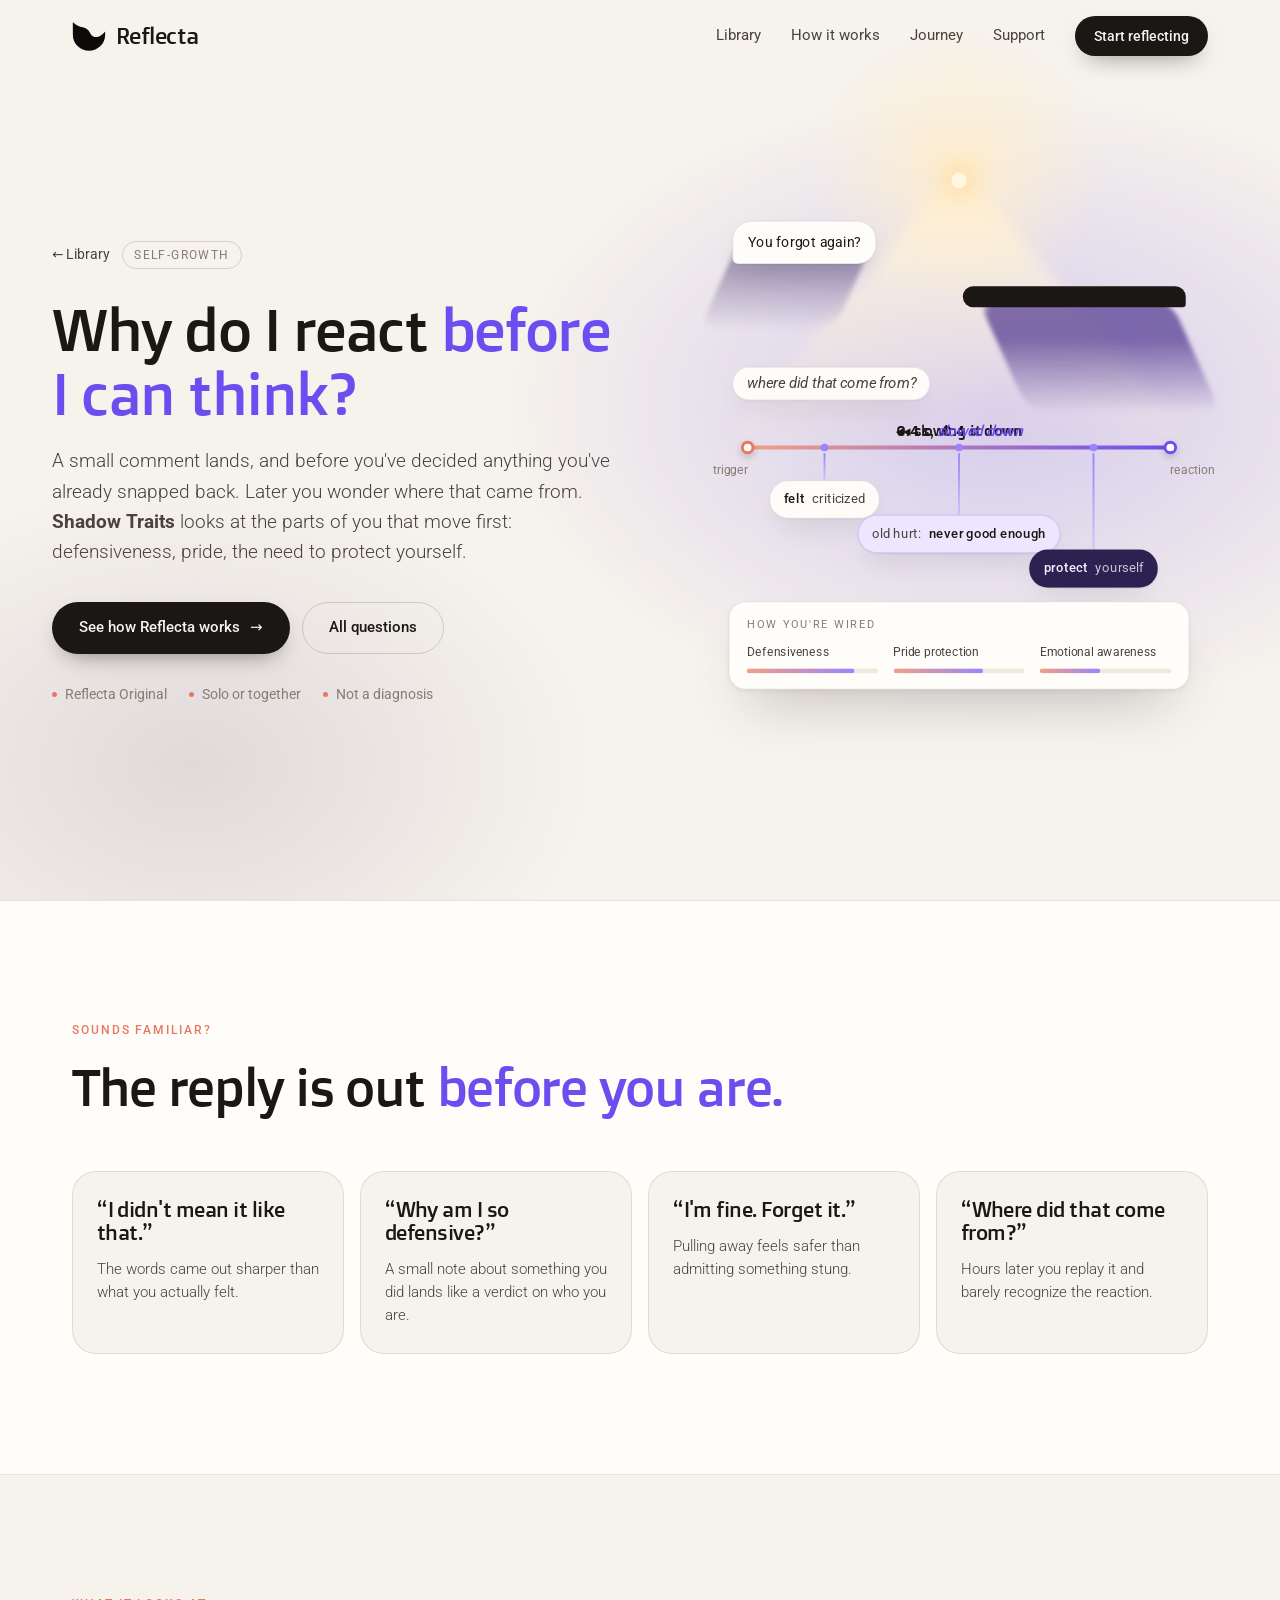
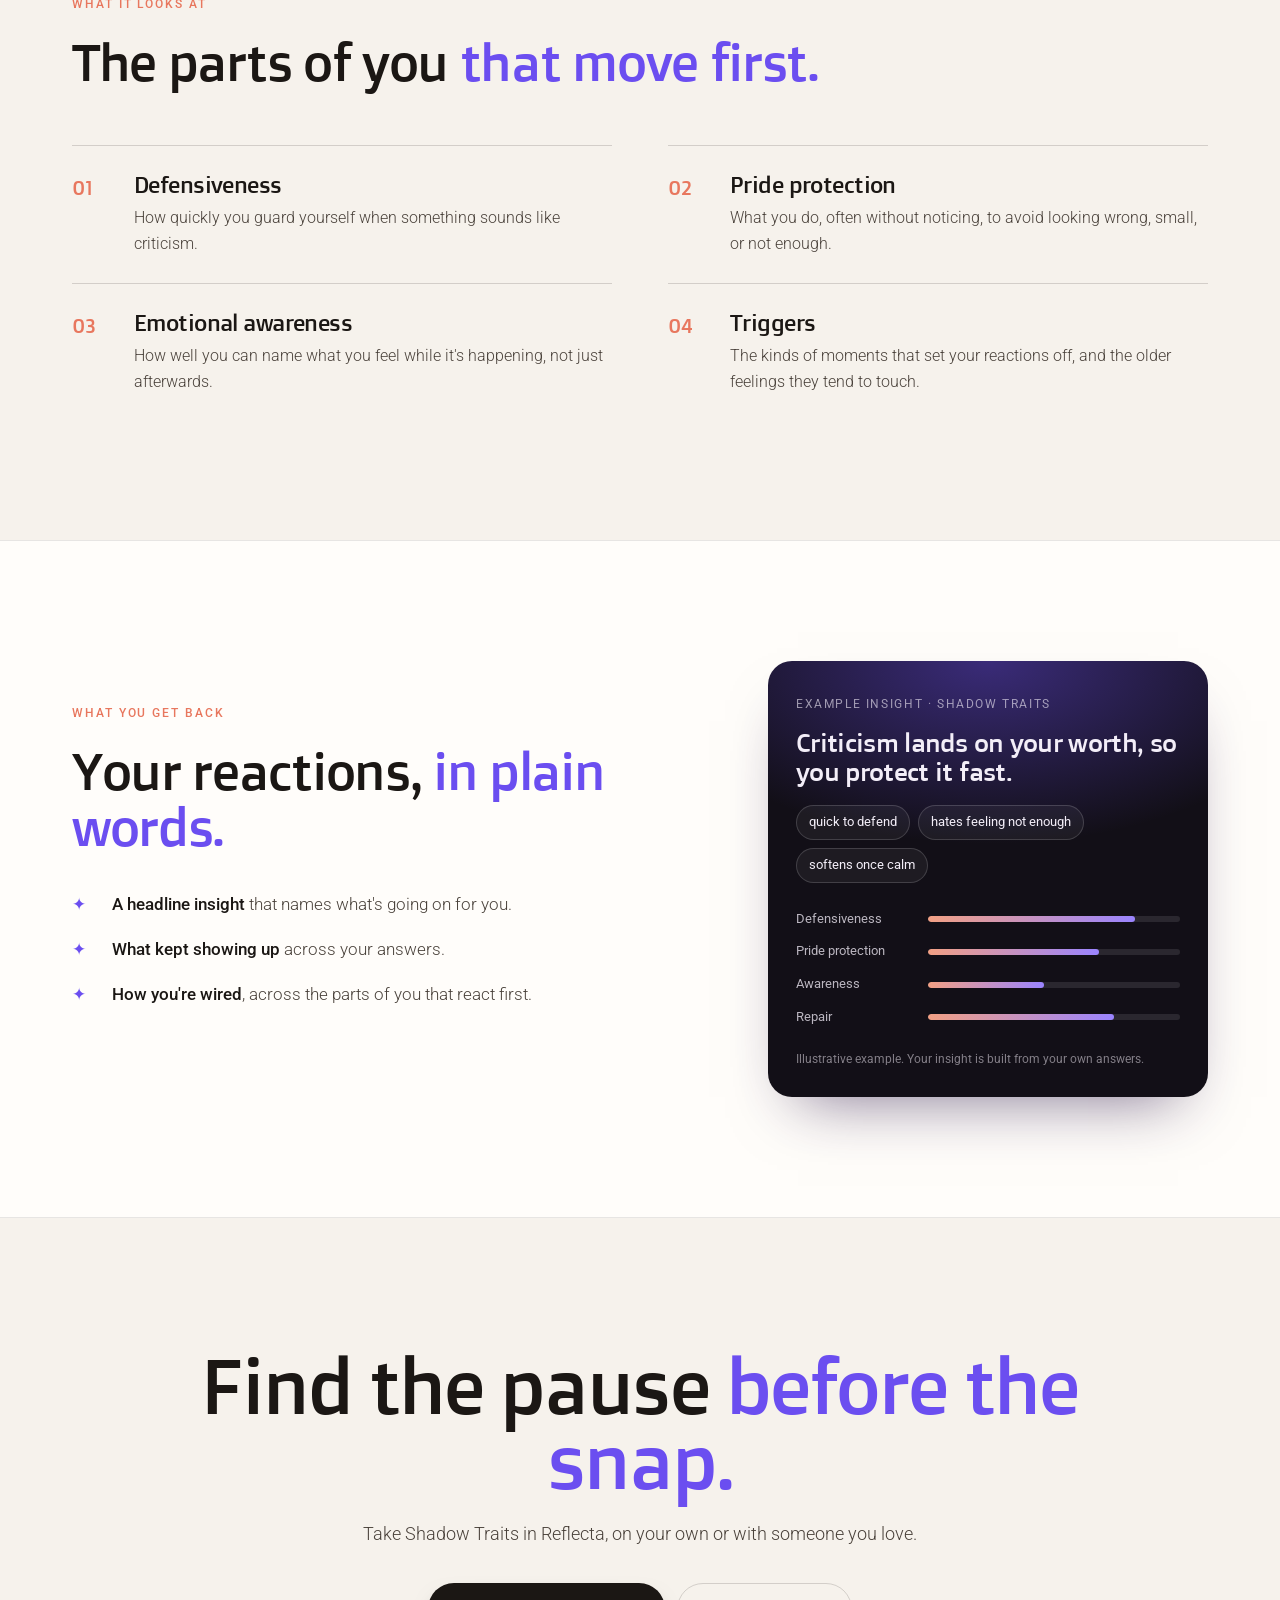
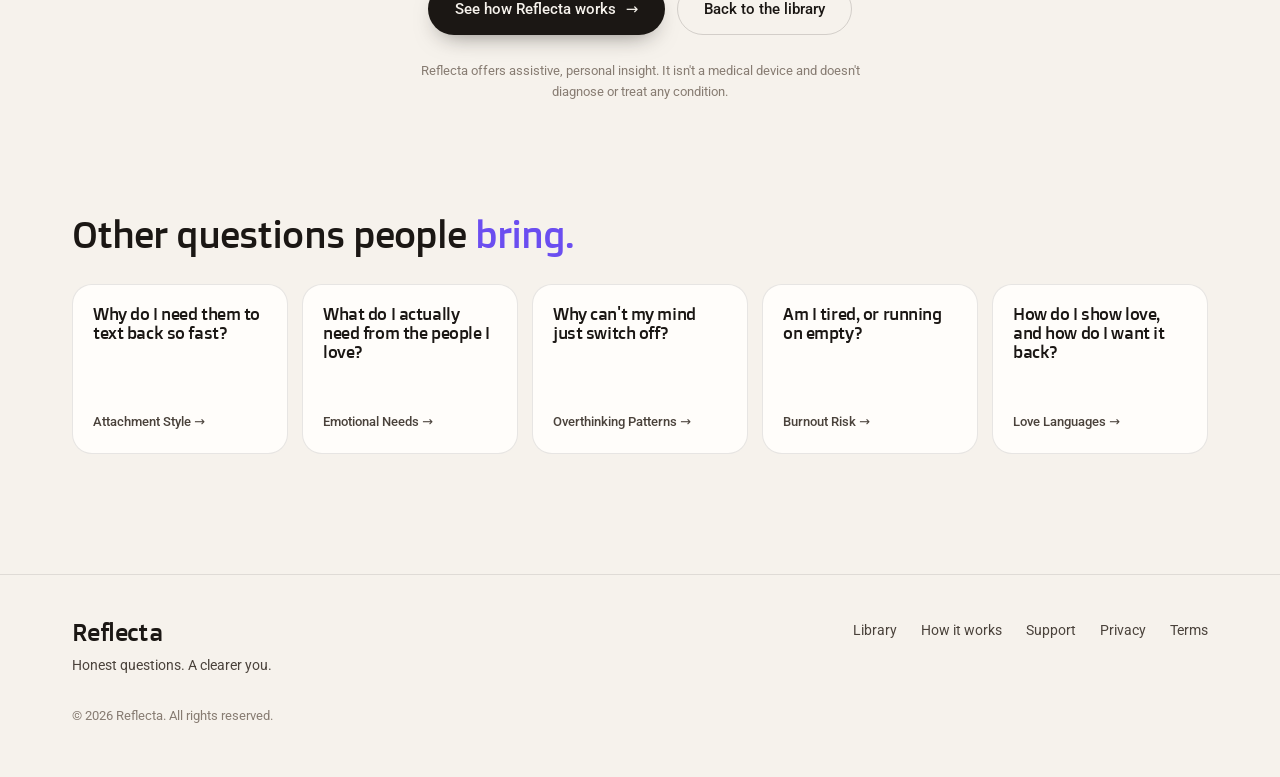
<file: assessments/shadow-traits/index.html>
<!DOCTYPE html>
<html lang="en">
  <head>
    <meta charset="UTF-8" />
    <meta name="viewport" content="width=device-width, initial-scale=1" />
    <title>Why do I react before I can think? · Shadow Traits · Reflecta</title>
    <meta
      name="description"
      content="Shadow Traits by Reflecta: understand the defensiveness, pride and self-protection that move before you can think, and what sits underneath them."
    />
    <meta name="theme-color" content="#f6f2ec" />
    <meta name="robots" content="index, follow, max-image-preview:large" />
    <link rel="canonical" href="https://reflecta.life/assessments/shadow-traits/" />

    <meta property="og:type" content="website" />
    <meta property="og:site_name" content="Reflecta" />
    <meta property="og:url" content="https://reflecta.life/assessments/shadow-traits/" />
    <meta property="og:title" content="Why do I react before I can think? · Reflecta" />
    <meta property="og:description" content="Shadow Traits: understand the parts of you that move first." />
    <meta property="og:locale" content="en_US" />
    <meta property="og:image" content="https://reflecta.life/assessments/shadow-traits/og.png" />
    <meta property="og:image:type" content="image/png" />
    <meta property="og:image:width" content="1200" />
    <meta property="og:image:height" content="630" />
    <meta property="og:image:alt" content="Why do I react before I can think?" />

    <meta name="twitter:card" content="summary_large_image" />
    <meta name="twitter:title" content="Why do I react before I can think? · Reflecta" />
    <meta name="twitter:description" content="Shadow Traits: understand the parts of you that move first." />
    <meta name="twitter:image" content="https://reflecta.life/assessments/shadow-traits/og.png" />
    <meta name="twitter:image:alt" content="Why do I react before I can think?" />

    <link rel="icon" href="/favicon.ico" sizes="48x48" />
    <link rel="icon" href="/favicon.svg" type="image/svg+xml" />
    <link rel="apple-touch-icon" href="/apple-touch-icon.png" />
    <link rel="manifest" href="/site.webmanifest" />
    <meta name="apple-mobile-web-app-title" content="Reflecta" />

    <script type="application/ld+json">
    {
      "@context": "https://schema.org",
      "@graph": [
        {
          "@type": "WebPage",
          "@id": "https://reflecta.life/assessments/shadow-traits/",
          "url": "https://reflecta.life/assessments/shadow-traits/",
          "name": "Why do I react before I can think? · Reflecta",
          "description": "Shadow Traits by Reflecta: understand the defensiveness, pride and self-protection that move before you can think, and what sits underneath them.",
          "isPartOf": {
            "@type": "WebSite",
            "@id": "https://reflecta.life/#website",
            "name": "Reflecta",
            "url": "https://reflecta.life/"
          },
          "about": {
            "@type": "Thing",
            "name": "Shadow Traits assessment"
          },
          "primaryImageOfPage": {
            "@type": "ImageObject",
            "url": "https://reflecta.life/assessments/shadow-traits/og.png",
            "width": 1200,
            "height": 630
          },
          "publisher": {
            "@type": "Organization",
            "@id": "https://reflecta.life/#org",
            "name": "Reflecta",
            "url": "https://reflecta.life/",
            "logo": "https://reflecta.life/icon-512.png",
            "contactPoint": {
              "@type": "ContactPoint",
              "contactType": "customer support",
              "email": "support@reflecta.life"
            }
          }
        },
        {
          "@type": "BreadcrumbList",
          "itemListElement": [
            {
              "@type": "ListItem",
              "position": 1,
              "name": "Reflecta",
              "item": "https://reflecta.life/"
            },
            {
              "@type": "ListItem",
              "position": 2,
              "name": "Library",
              "item": "https://reflecta.life/#assessments"
            },
            {
              "@type": "ListItem",
              "position": 3,
              "name": "Shadow Traits",
              "item": "https://reflecta.life/assessments/shadow-traits/"
            }
          ]
        }
      ]
    }
    </script>

    <link rel="preconnect" href="https://fonts.googleapis.com" />
    <link rel="preconnect" href="https://fonts.gstatic.com" crossorigin />
    <link
      href="https://fonts.googleapis.com/css2?family=Roboto:ital,wght@0,100..900;1,100..900&family=Doppio+One&display=swap"
      rel="stylesheet"
    />
    <link rel="stylesheet" href="../assessment.css" />

    <script>
      // Open on the Reflecta thread unless motion is reduced or a moment is frozen (?t=).
      try {
        if (!matchMedia("(prefers-reduced-motion: reduce)").matches && !/[?&]t=/.test(location.search))
          document.documentElement.classList.add("intro-on");
      } catch (e) {}
    </script>

    <style>
      /* ---------- scene: the reply that beat the thought ---------- */

      .a-hero {
        --glow-a: rgba(107, 78, 240, 0.24);
        --glow-b: rgba(60, 40, 90, 0.12);
      }

      /* the light overhead */

      .beam {
        left: 0;
        top: 0;
        width: 560px;
        height: 300px;
        filter: blur(8px);
      }

      .glow {
        left: 130px;
        top: -140px;
        width: 300px;
        height: 280px;
        border-radius: 50%;
        background: radial-gradient(closest-side, rgba(255, 238, 205, 0.95), rgba(255, 238, 205, 0));
      }

      .bulb {
        left: 272px;
        top: 6px;
        width: 16px;
        height: 16px;
        border-radius: 50%;
        background: #fff7e2;
        box-shadow:
          0 0 0 4px rgba(255, 232, 190, 0.5),
          0 0 24px 8px rgba(255, 214, 150, 0.75);
      }

      /* the messages and the shadows they cast */

      .shade {
        border-radius: 20px;
        background: linear-gradient(180deg, rgba(52, 34, 100, 0.5) 35%, rgba(52, 34, 100, 0));
        filter: blur(3px);
        transform-origin: 50% 0;
      }

      #shIn {
        left: 54px;
        top: 70px;
        width: 140px;
        height: 100px;
        transform: skewX(-24deg);
        opacity: 0.75;
      }

      #shOut {
        right: 60px;
        top: 138px;
        width: 200px;
        height: 118px;
        transform: skewX(24deg);
        background: linear-gradient(180deg, rgba(60, 32, 130, 0.62) 35%, rgba(60, 32, 130, 0));
      }

      #msgIn {
        left: 44px;
        top: 56px;
        transform-origin: 0 100%;
      }

      #msgOut {
        right: 44px;
        top: 124px;
        width: 232px;
        transform-origin: 100% 100%;
      }

      #why {
        left: 44px;
        top: 208px;
      }

      /* trigger → reaction */

      .tl {
        left: 60px;
        top: 262px;
        width: 440px;
        height: 60px;
      }

      .tl > * {
        position: absolute;
      }

      .tl-line {
        left: 0;
        right: 0;
        top: 29px;
        border-top: 2px dashed var(--line-2);
      }

      .tl-gap {
        left: 0;
        top: 28px;
        width: 440px;
        height: 4px;
        border-radius: 2px;
        background: linear-gradient(90deg, var(--coral-2), var(--violet));
        transform-origin: 50% 50%;
      }

      .tl-mark {
        top: 30px;
        width: 0;
        height: 0;
      }

      .tl-mark i {
        position: absolute;
        left: -7px;
        top: -7px;
        width: 14px;
        height: 14px;
        border-radius: 50%;
        background: var(--card);
        border: 3px solid var(--coral);
        box-shadow: 0 3px 8px rgba(27, 23, 20, 0.2);
      }

      .tl-mark span {
        position: absolute;
        top: 14px;
        font-size: 13px;
        color: var(--muted);
        white-space: nowrap;
      }

      #mTrig {
        left: 0;
      }

      #mTrig span {
        right: 0;
      }

      #mReac {
        left: 440px;
      }

      #mReac i {
        border-color: var(--violet);
      }

      #mReac span {
        left: 0;
      }

      .tl-time {
        left: 220px;
        top: 2px;
        height: 20px;
        transform: translateX(-50%);
      }

      .tl-time span {
        position: absolute;
        left: 0;
        top: 0;
        transform: translateX(-50%);
        font-family: var(--serif);
        font-weight: 400;
        letter-spacing: -0.025em;
        font-size: 15.6px;
        line-height: 20px;
        color: var(--ink);
        white-space: nowrap;
      }

      .tl-time span em {
        color: var(--violet);
      }

      /* what was in the gap: one layer deeper each step */

      .layer {
        top: 36px;
        width: 0;
      }

      .layer .stem {
        position: absolute;
        left: -1px;
        top: 0;
        width: 2px;
        height: var(--h);
        background: linear-gradient(var(--violet-2), rgba(154, 132, 255, 0.25));
        transform-origin: 50% 0;
      }

      .layer .tick {
        position: absolute;
        left: -4px;
        top: -10px;
        width: 8px;
        height: 8px;
        border-radius: 50%;
        background: var(--violet-2);
      }

      .layer .s-chip {
        position: absolute;
        left: 0;
        top: var(--h);
        transform: translateX(-50%);
      }

      .layer .s-chip b {
        font-weight: 500;
        color: var(--ink);
      }

      #c1 {
        left: 80px;
        --h: 28px;
      }

      #c2 {
        left: 220px;
        --h: 64px;
      }

      #c2 .s-chip {
        background: #ece6ff;
        border-color: rgba(107, 78, 240, 0.22);
      }

      #c3 {
        left: 360px;
        --h: 100px;
      }

      #c3 .s-chip {
        background: #2c2150;
        border-color: transparent;
        color: rgba(243, 238, 248, 0.8);
      }

      #c3 .s-chip b {
        color: #f3eef8;
      }

      /* how you're wired */

      .wired {
        left: 40px;
        top: 452px;
        width: 480px;
        padding: 14px 18px 16px;
        border-radius: 18px;
      }

      .wired .cols {
        display: grid;
        grid-template-columns: repeat(3, minmax(0, 1fr));
        gap: 16px;
        margin-top: 10px;
      }

      .wired .col {
        font-size: 12.5px;
        color: var(--ink-2);
        white-space: nowrap;
      }

      .wired .col i {
        display: block;
        height: 5px;
        margin-top: 7px;
        border-radius: 3px;
        background: var(--paper-2);
        overflow: hidden;
      }

      .wired .col i b {
        display: block;
        width: var(--v);
        height: 100%;
        border-radius: 3px;
        background: linear-gradient(90deg, var(--coral-2), var(--violet-2));
        transform-origin: 0 50%;
      }
    </style>
  </head>

  <body>
    <header class="site-header" id="site-header">
      <div class="wrap header-inner">
        <a class="brand-link" href="../../" aria-label="Reflecta home"><svg class="brand-mark" viewBox="180 240 644 580" aria-hidden="true"><defs><clipPath id="rfMark"><path d="M196 258 C262 312 320 345 382 356 C448 368 494 405 522 462 C552 520 592 541 642 541 C700 541 752 502 803 441 C806 438 808 440 808 445 L808 495 A306 306 0 0 1 196 495 Z" /></clipPath><linearGradient id="rfShine" x1="0" y1="0" x2="1" y2="0"><stop offset="0" stop-color="#fff" stop-opacity="0" /><stop offset="0.5" stop-color="#fff" stop-opacity="0.75" /><stop offset="1" stop-color="#fff" stop-opacity="0" /></linearGradient></defs><path class="mark" d="M196 258 C262 312 320 345 382 356 C448 368 494 405 522 462 C552 520 592 541 642 541 C700 541 752 502 803 441 C806 438 808 440 808 445 L808 495 A306 306 0 0 1 196 495 Z" /><g clip-path="url(#rfMark)"><rect class="shine" x="-300" y="150" width="200" height="760" fill="url(#rfShine)" /></g></svg>Reflecta</a>
        <nav class="nav" aria-label="Primary">
          <a href="../../#assessments">Library</a>
          <a href="../../#how">How it works</a>
          <a href="../../#journey">Journey</a>
          <a href="../../#support">Support</a>
          <a class="btn btn-primary" href="../../#assessments">Start reflecting</a>
        </nav>
      </div>
    </header>

    <main>
      <section class="a-hero" aria-labelledby="title">
        <div class="wrap a-hero-grid">
          <div>
            <p class="crumbs"><a href="../../#assessments">← Library</a><span class="cat">Self-growth</span></p>
            <h1 id="title">Why do I react <em>before I can think?</em></h1>
            <p class="lead">
              A small comment lands, and before you've decided anything you've already snapped back.
              Later you wonder where that came from. <strong>Shadow Traits</strong> looks at the parts of
              you that move first: defensiveness, pride, the need to protect yourself.
            </p>
            <div class="ctas">
              <a class="btn btn-primary" href="../../#how">See how Reflecta works <span class="arrow">→</span></a>
              <a class="btn btn-ghost" href="../../#assessments">All questions</a>
            </div>
            <ul class="hero-meta">
              <li>Reflecta Original</li>
              <li>Solo or together</li>
              <li>Not a diagnosis</li>
            </ul>
          </div>

          <figure class="scene-fig">
            <div class="stage-wrap">
              <div class="stage" id="stage" aria-hidden="true">
                <div class="scene">
                  <svg class="beam" id="beam" viewBox="0 0 560 300">
                    <defs>
                      <linearGradient id="beamG" x1="0" y1="0" x2="0" y2="1">
                        <stop offset="0" stop-color="#fff3da" stop-opacity="0.9" />
                        <stop offset="1" stop-color="#fff3da" stop-opacity="0" />
                      </linearGradient>
                    </defs>
                    <polygon points="268,14 292,14 540,300 20,300" fill="url(#beamG)" />
                  </svg>
                  <div class="glow" id="glow"></div>
                  <div class="bulb" id="bulb"></div>

                  <div class="shade" id="shIn"></div>
                  <div class="s-bub in" id="msgIn">You forgot again?</div>
                  <div class="shade" id="shOut"></div>
                  <div class="s-bub out" id="msgOut"><span id="outTxt">Wow. Nothing I do is ever enough for you.</span></div>

                  <div class="s-thought anim-only" id="why">where did that come from?</div>

                  <div class="tl" id="tl">
                    <div class="tl-line"></div>
                    <div class="tl-gap" id="gap"></div>
                    <div class="tl-time">
                      <span class="anim-only" id="tA">0.4 s</span>
                      <span class="anim-only" id="tB">◂◂ slowing it down</span>
                      <span id="tC">0.4 s, <em>slowed down</em></span>
                    </div>
                    <div class="tl-mark" id="mTrig"><i></i><span>trigger</span></div>
                    <div class="tl-mark" id="mReac"><i></i><span>reaction</span></div>

                    <div class="layer" id="c1"><i class="tick"></i><i class="stem"></i><span class="s-chip"><b>felt</b> criticized</span></div>
                    <div class="layer" id="c2"><i class="tick"></i><i class="stem"></i><span class="s-chip">old hurt: <b>never good enough</b></span></div>
                    <div class="layer" id="c3"><i class="tick"></i><i class="stem"></i><span class="s-chip"><b>protect</b> yourself</span></div>
                  </div>

                  <div class="s-card wired" id="wired">
                    <div class="s-label">How you're wired</div>
                    <div class="cols">
                      <div class="col">Defensiveness<i><b id="w1" style="--v: 82%"></b></i></div>
                      <div class="col">Pride protection<i><b id="w2" style="--v: 68%"></b></i></div>
                      <div class="col">Emotional awareness<i><b id="w3" style="--v: 46%"></b></i></div>
                    </div>
                  </div>
                </div>
              </div>
            </div>
            <figcaption class="scene-cap">
              <span data-t0="0.3" data-t1="2.9">A small comment lands.</span>
              <span data-t0="3.1" data-t1="5.3">You've snapped back before you've decided anything.</span>
              <span data-t0="5.5" data-t1="8.6">Slowed down, that half second is full.</span>
              <span data-t0="8.9" data-t1="12.4">Shadow Traits shows you <em>what moves first.</em></span>
            </figcaption>
          </figure>
        </div>
      </section>

      <section class="section section-alt" aria-labelledby="familiar">
        <div class="wrap">
          <div class="section-head">
            <p class="kicker reveal">Sounds familiar?</p>
            <h2 class="reveal d1" id="familiar">The reply is out <em>before you are.</em></h2>
          </div>
          <div class="moments">
            <div class="moment reveal"><q>I didn't mean it like that.</q><p>The words came out sharper than what you actually felt.</p></div>
            <div class="moment reveal d1"><q>Why am I so defensive?</q><p>A small note about something you did lands like a verdict on who you are.</p></div>
            <div class="moment reveal d2"><q>I'm fine. Forget it.</q><p>Pulling away feels safer than admitting something stung.</p></div>
            <div class="moment reveal d3"><q>Where did that come from?</q><p>Hours later you replay it and barely recognize the reaction.</p></div>
          </div>
        </div>
      </section>

      <section class="section" aria-labelledby="looks">
        <div class="wrap">
          <div class="section-head">
            <p class="kicker reveal">What it looks at</p>
            <h2 class="reveal d1" id="looks">The parts of you <em>that move first.</em></h2>
          </div>
          <div class="dims">
            <div class="dim reveal"><span class="ix">01</span><div><h3>Defensiveness</h3><p>How quickly you guard yourself when something sounds like criticism.</p></div></div>
            <div class="dim reveal d1"><span class="ix">02</span><div><h3>Pride protection</h3><p>What you do, often without noticing, to avoid looking wrong, small, or not enough.</p></div></div>
            <div class="dim reveal"><span class="ix">03</span><div><h3>Emotional awareness</h3><p>How well you can name what you feel while it's happening, not just afterwards.</p></div></div>
            <div class="dim reveal d1"><span class="ix">04</span><div><h3>Triggers</h3><p>The kinds of moments that set your reactions off, and the older feelings they tend to touch.</p></div></div>
          </div>
        </div>
      </section>

      <section class="section section-alt" aria-labelledby="get">
        <div class="wrap get-grid">
          <div>
            <p class="kicker reveal">What you get back</p>
            <h2 class="reveal d1" id="get">Your reactions, <em>in plain words.</em></h2>
            <ul class="get-list">
              <li class="reveal"><span><b>A headline insight</b> that names what's going on for you.</span></li>
              <li class="reveal d1"><span><b>What kept showing up</b> across your answers.</span></li>
              <li class="reveal d2"><span><b>How you're wired</b>, across the parts of you that react first.</span></li>
              <li class="reveal d3"><span><b>Where to put your energy next</b>, so there's a little more room before the snap.</span></li>
            </ul>
          </div>
          <div class="s-dark insight-card reveal d1">
            <span class="k">Example insight · Shadow Traits</span>
            <h3>Criticism lands on your worth, so you protect it fast.</h3>
            <div class="chips"><span>quick to defend</span><span>hates feeling not enough</span><span>softens once calm</span></div>
            <div class="bars">
              <div class="bar">Defensiveness<i style="--v: 82%"></i></div>
              <div class="bar">Pride protection<i style="--v: 68%"></i></div>
              <div class="bar">Awareness<i style="--v: 46%"></i></div>
              <div class="bar">Repair<i style="--v: 74%"></i></div>
            </div>
            <p class="note">Illustrative example. Your insight is built from your own answers.</p>
          </div>
        </div>
      </section>

      <section class="a-closing" aria-labelledby="closing">
        <div class="wrap reveal">
          <h2 id="closing">Find the pause <em>before the snap.</em></h2>
          <p class="lead">Take Shadow Traits in Reflecta, on your own or with someone you love.</p>
          <div class="ctas">
            <a class="btn btn-primary" href="../../#how">See how Reflecta works <span class="arrow">→</span></a>
            <a class="btn btn-ghost" href="../../#assessments">Back to the library</a>
          </div>
          <p class="disclaimer">Reflecta offers assistive, personal insight. It isn't a medical device and doesn't diagnose or treat any condition.</p>
        </div>
      </section>

      <section class="more" aria-labelledby="more">
        <div class="wrap">
          <h2 class="reveal" id="more">Other questions people <em>bring.</em></h2>
          <div class="more-grid">
            <a class="reveal" href="../attachment-style/"><span class="q">Why do I need them to text back so fast?</span><span class="n">Attachment Style →</span></a>
            <a class="reveal d1" href="../emotional-needs/"><span class="q">What do I actually need from the people I love?</span><span class="n">Emotional Needs →</span></a>
            <a class="reveal d2" href="../overthinking-patterns/"><span class="q">Why can't my mind just switch off?</span><span class="n">Overthinking Patterns →</span></a>
            <a class="reveal d3" href="../burnout-risk/"><span class="q">Am I tired, or running on empty?</span><span class="n">Burnout Risk →</span></a>
            <a class="reveal d3" href="../love-languages/"><span class="q">How do I show love, and how do I want it back?</span><span class="n">Love Languages →</span></a>
          </div>
        </div>
      </section>
    </main>

    <footer>
      <div class="wrap footer-grid">
        <div class="footer-brand">
          <div class="name">Reflecta</div>
          <p>Honest questions. A clearer you.</p>
        </div>
        <div class="footer-links" aria-label="Footer">
          <a href="../../#assessments">Library</a>
          <a href="../../#how">How it works</a>
          <a href="../../#support">Support</a>
          <a href="../../#privacy">Privacy</a>
          <a href="../../#terms">Terms</a>
        </div>
        <p class="footer-meta">© <span id="year"></span> Reflecta. All rights reserved.</p>
      </div>
    </footer>

    <script src="../../thread.js"></script>
    <script src="../assessment.js"></script>
    <script>
      /* Scene (13 s loop): a light comes on overhead · "You forgot again?" lands with its shadow ·
       * the reply's shadow shoots out first, the reply is typed in a blink and the light dips ·
       * the timeline shows 0.4 s between trigger and reaction · it rewinds and stretches open,
       * and three hidden layers drop into the gap · "How you're wired" fills in. */
      Scene(13, function (s) {
        var $ = function (id) {
          return document.getElementById(id);
        };

        // the light: on, dimmed by the snap, brought back up for the slow look
        s.pop($("bulb"), 0.1, { s: 0.4 });
        var light = [
          { t: 0.1, opacity: 0, easing: s.E.out },
          { t: 0.9, opacity: 1 },
          { t: 1.45, opacity: 1, easing: s.E.out },
          { t: 1.8, opacity: 0.35 },
          { t: 5.3, opacity: 0.35, easing: s.E.inout },
          { t: 6.3, opacity: 1 },
        ];
        s.keys($("beam"), light);
        s.keys($("glow"), light);

        // the comment, and the shadow it casts
        s.pop($("msgIn"), 0.6, { s: 0.85 });
        s.keys($("shIn"), [{ t: 0.8, opacity: 0, scale: "1 0", easing: s.E.out }, { t: 1.4, opacity: 0.75, scale: "1 1" }]);

        // trigger → reaction, squeezed into the middle of the line
        s.keys($("tl"), [{ t: 0.9, opacity: 0, translate: "0 10px", easing: s.E.out }, { t: 1.4, opacity: 1, translate: "0 0" }]);
        s.pop($("mTrig"), 1.0, { s: 0.4, d: 0.45 });
        s.keys($("mTrig"), [{ t: 5.6, translate: "190px 0", easing: s.E.inout }, { t: 6.9, translate: "0 0" }]);
        s.keys($("mReac"), [{ t: 5.6, translate: "-190px 0", easing: s.E.inout }, { t: 6.9, translate: "0 0" }]);
        s.keys($("gap"), [
          { t: 1.9, opacity: 0, scale: "0.136 1" },
          { t: 2.2, opacity: 1, scale: "0.136 1" },
          { t: 5.6, opacity: 1, scale: "0.136 1", easing: s.E.inout },
          { t: 6.9, opacity: 1, scale: "1 1" },
        ]);

        // the shadow moves first; the words catch up
        s.keys($("shOut"), [{ t: 1.45, opacity: 0, scale: "1 0", easing: s.E.out }, { t: 1.7, opacity: 1, scale: "1 1" }]);
        s.pop($("msgOut"), 1.85, { s: 0.7, d: 0.45 });
        s.type($("outTxt"), "Wow. Nothing I do is ever enough for you.", 1.9, 2.3);
        s.pop($("mReac"), 1.95, { s: 0.4, d: 0.45 });
        s.keys($("msgOut"), [{ t: 1.85, rotate: "0deg" }, { t: 1.95, rotate: "-1.5deg" }, { t: 2.1, rotate: "1deg" }, { t: 2.25, rotate: "0deg" }]);

        // the time between them, then the rewind
        var swap = { from: { opacity: 0, translate: "0 8px", filter: "blur(4px)" }, out: { opacity: 0, translate: "0 -8px", filter: "blur(4px)" }, i: 0.3, x: 0.3 };
        s.win($("tA"), 2.0, 5.3, swap);
        s.win($("tB"), 5.6, 6.8, swap);
        s.keys($("tC"), [{ t: 7.1, opacity: 0, translate: "0 8px", filter: "blur(4px)", easing: s.E.out }, { t: 7.5, opacity: 1, translate: "0 0", filter: "blur(0px)" }]);
        s.win($("why"), 3.3, 5.3, { from: { opacity: 0, scale: 0.6, filter: "blur(6px)" }, to: { opacity: 1, scale: 1, filter: "blur(0px)" }, out: { opacity: 0, scale: 0.9, filter: "blur(8px)" }, ease: s.E.spring, i: 0.6, x: 0.5 });

        // what was hiding in the gap, one layer deeper each time
        ["c1", "c2", "c3"].forEach(function (id, k) {
          var t = 7.0 + k * 0.6;
          var el = $(id);
          s.pop(el.querySelector(".tick"), t, { s: 0.2, d: 0.4 });
          s.keys(el.querySelector(".stem"), [{ t: t + 0.05, scale: "1 0", easing: s.E.out }, { t: t + 0.4, scale: "1 1" }]);
          s.keys(el.querySelector(".s-chip"), [
            { t: t + 0.2, opacity: 0, translate: "0 -18px", filter: "blur(6px)", easing: s.E.spring },
            { t: t + 0.75, opacity: 1, translate: "0 0", filter: "blur(0px)" },
          ]);
        });

        // how you're wired
        s.keys($("wired"), [{ t: 9.1, opacity: 0, translate: "0 14px", easing: s.E.out }, { t: 9.7, opacity: 1, translate: "0 0" }]);
        ["w1", "w2", "w3"].forEach(function (id, k) {
          s.at($(id), 9.8 + k * 0.25, { scale: "0 1" }, { scale: "1 1" }, 1.1, s.E.out);
        });
      });
    </script>
  </body>
</html>
</file>
<file: assessments/assessment.css>
:root {
  --paper: #f6f2ec;
  --paper-2: #efe8de;
  --card: #fffdfa;
  --ink: #1b1714;
  --ink-2: #4a423b;
  --muted: #877c72;
  --line: rgba(27, 23, 20, 0.1);
  --line-2: rgba(27, 23, 20, 0.16);
  --coral: #e8775e;
  --coral-2: #f2a084;
  --violet: #6b4ef0;
  --violet-2: #9a84ff;
  --screen: #120f17;
  --serif: "Doppio One", "Roboto", ui-sans-serif, system-ui, sans-serif;
  --sans: "Roboto", ui-sans-serif, system-ui, -apple-system, "Segoe UI", sans-serif;
  --out: cubic-bezier(0.2, 0.8, 0.2, 1);
  --inout: cubic-bezier(0.65, 0, 0.35, 1);
  --shadow: 0 1px 2px rgba(27, 23, 20, 0.05), 0 12px 32px -12px rgba(27, 23, 20, 0.18);
  --shadow-lg: 0 2px 6px rgba(27, 23, 20, 0.05), 0 30px 60px -24px rgba(27, 23, 20, 0.28);
}

*,
*::before,
*::after {
  box-sizing: border-box;
}

html {
  -webkit-text-size-adjust: 100%;
  scroll-behavior: smooth;
  scroll-padding-top: 84px;
}

body {
  margin: 0;
  font-optical-sizing: auto;
  font-variation-settings: "wdth" 100;
  background: var(--paper);
  color: var(--ink);
  font-family: var(--sans);
  font-size: 17px;
  line-height: 1.6;
  font-weight: 400;
  -webkit-font-smoothing: antialiased;
  text-rendering: optimizeLegibility;
  overflow-x: hidden;
}

img,
svg {
  display: block;
}

a {
  color: inherit;
}

em {
  font-style: italic;
}

.wrap {
  width: 100%;
  max-width: 1200px;
  margin: 0 auto;
  padding: 0 32px;
}

.kicker {
  margin: 0 0 18px;
  font-size: 12px;
  font-weight: 500;
  letter-spacing: 0.16em;
  text-transform: uppercase;
  color: var(--coral);
}

h1,
h2,
h3 {
  margin: 0;
  font-weight: 400;
}

h2 {
  font-family: var(--serif);
  font-weight: 400;
  font-size: clamp(32.8px, 4.1vw, 55.8px);
  line-height: 1.08;
  letter-spacing: -0.025em;
}

h2 em,
h1 em {
  color: var(--violet);
}

.lead {
  margin: 22px 0 0;
  max-width: 34em;
  font-size: 18px;
  line-height: 1.6;
  color: var(--ink-2);
  font-weight: 300;
}

.btn {
  display: inline-flex;
  align-items: center;
  justify-content: center;
  gap: 10px;
  height: 52px;
  padding: 0 26px;
  border-radius: 999px;
  font: 500 15px/1 var(--sans);
  text-decoration: none;
  border: 1px solid transparent;
  cursor: pointer;
  transition:
    transform 0.3s var(--out),
    background 0.3s,
    box-shadow 0.3s,
    border-color 0.3s;
}

.btn:hover {
  transform: translateY(-2px);
}

.btn:focus-visible,
.film-ctl:focus-visible,
summary:focus-visible,
.nav a:focus-visible {
  outline: 2px solid var(--violet);
  outline-offset: 3px;
}

.btn-primary {
  background: var(--ink);
  color: var(--paper);
  box-shadow: 0 10px 24px -12px rgba(27, 23, 20, 0.6);
}

.btn-primary:hover {
  box-shadow: 0 16px 30px -12px rgba(107, 78, 240, 0.55);
  background: #241d2e;
}

.btn-ghost {
  color: var(--ink);
  border-color: var(--line-2);
  background: transparent;
}

.btn-ghost:hover {
  border-color: var(--ink);
}

.btn .arrow {
  transition: transform 0.3s var(--out);
}

.btn:hover .arrow {
  transform: translateX(3px);
}

/* ---------- header ---------- */

.site-header {
  position: fixed;
  inset: 0 0 auto;
  z-index: 50;
  transition:
    background 0.35s,
    box-shadow 0.35s,
    backdrop-filter 0.35s;
}

.site-header.is-scrolled {
  background: rgba(246, 242, 236, 0.82);
  backdrop-filter: saturate(1.4) blur(14px);
  -webkit-backdrop-filter: saturate(1.4) blur(14px);
  box-shadow: 0 1px 0 var(--line);
}

.header-inner {
  display: flex;
  align-items: center;
  justify-content: space-between;
  height: 72px;
}

.brand-link {
  display: inline-flex;
  align-items: center;
  gap: 10px;
  text-decoration: none;
  font-family: var(--serif);
  font-weight: 400;
  font-size: 23px;
  line-height: 1.08;
  letter-spacing: -0.025em;
}

.brand-mark {
  width: 34px;
  height: 31px;
  overflow: visible;
}

.brand-mark .mark {
  fill: #0d0b0a;
}

/* A slow light sweep across the mark, now and then; quicker on hover. */
.brand-mark .shine {
  transform-box: fill-box;
  transform-origin: center;
  transform: translateX(0) skewX(-18deg);
  animation: rf-shine 4.8s cubic-bezier(0.45, 0, 0.25, 1) 1.2s infinite;
}

.brand-link:hover .brand-mark .shine {
  animation-duration: 1.6s;
  animation-delay: 0s;
}

@keyframes rf-shine {
  0% {
    transform: translateX(0) skewX(-18deg);
  }
  38%,
  100% {
    transform: translateX(1300px) skewX(-18deg);
  }
}

@media (prefers-reduced-motion: reduce) {
  .brand-mark .shine {
    animation: none;
    opacity: 0;
  }
}

.nav {
  display: flex;
  align-items: center;
  gap: 30px;
  font-size: 14.5px;
}

.nav a {
  text-decoration: none;
  color: var(--ink-2);
  transition: color 0.2s;
}

.nav a:hover {
  color: var(--ink);
}

.nav .btn {
  height: 40px;
  padding: 0 18px;
  font-size: 14px;
  color: var(--paper);
}

.nav .btn:hover {
  color: var(--paper);
}

.reveal {
  opacity: 0;
  translate: 0 24px;
  filter: blur(6px);
  transition:
    opacity 0.9s var(--out),
    translate 0.9s var(--out),
    filter 0.9s var(--out);
}

.reveal.is-visible {
  opacity: 1;
  translate: 0 0;
  filter: none;
}

.d1 {
  transition-delay: 0.08s;
}

.d2 {
  transition-delay: 0.16s;
}

.d3 {
  transition-delay: 0.24s;
}

footer {
  border-top: 1px solid var(--line);
  padding: 44px 0 50px;
  font-size: 14px;
  color: var(--ink-2);
}

.footer-grid {
  display: grid;
  grid-template-columns: 1fr auto;
  gap: 20px 40px;
  align-items: start;
}

.footer-brand .name {
  font-family: var(--serif);
  font-weight: 400;
  letter-spacing: -0.025em;
  font-size: 24.6px;
  line-height: 1.08;
  color: var(--ink);
}

.footer-brand p {
  margin: 8px 0 0;
}

.footer-links {
  display: flex;
  flex-wrap: wrap;
  gap: 10px 24px;
}

.footer-links a {
  text-decoration: none;
}

.footer-links a:hover {
  color: var(--ink);
}

.footer-meta {
  grid-column: 1 / -1;
  margin: 10px 0 0;
  color: var(--muted);
  font-size: 13px;
}


/* Doppio One has no italic: emphasis in titles is colour alone. */
:is(h1, h2, h3, .cap, .scene-cap, .moment q, .mirror-ref) em {
  font-style: normal;
}

/* ======================================================================================
 * Assessment pages (assessments/<slug>/). Shared layout; each page adds its own scene.
 * ==================================================================================== */

.section {
  padding: 120px 0;
}

.section-alt {
  background: var(--card);
  border-block: 1px solid var(--line);
}

.section-head {
  max-width: 760px;
}

/* hero */

.a-hero {
  position: relative;
  overflow: hidden;
  overflow: clip;
  isolation: isolate;
}

.a-hero::before {
  content: "";
  position: absolute;
  inset: 0;
  z-index: -1;
  background:
    radial-gradient(55% 50% at 78% 45%, var(--glow-a, rgba(154, 132, 255, 0.18)), transparent 70%),
    radial-gradient(45% 45% at 15% 85%, var(--glow-b, rgba(242, 160, 132, 0.18)), transparent 70%);
}

.a-hero-grid {
  display: grid;
  grid-template-columns: minmax(0, 1fr) auto;
  align-items: center;
  gap: 56px;
  min-height: min(100svh, 940px);
  max-width: 1240px;
  padding: 110px 32px 64px;
}

.crumbs {
  display: flex;
  align-items: center;
  gap: 12px;
  margin: 0 0 28px;
  font-size: 13.5px;
  color: var(--muted);
}

.crumbs a {
  display: inline-flex;
  align-items: center;
  gap: 6px;
  color: var(--ink-2);
  text-decoration: none;
  transition: color 0.2s;
}

.crumbs a:hover {
  color: var(--ink);
}

.crumbs .cat {
  padding: 4px 11px;
  border-radius: 999px;
  border: 1px solid var(--line-2);
  font-size: 11.5px;
  letter-spacing: 0.12em;
  text-transform: uppercase;
}

.a-hero h1 {
  font-family: var(--serif);
  font-weight: 400;
  font-size: clamp(37.7px, 4.6vw, 68.9px);
  line-height: 1.08;
  letter-spacing: -0.025em;
  max-width: 10em;
}

.a-hero h1 em {
  color: var(--violet);
}

.a-hero .lead {
  font-size: 19px;
  max-width: 30em;
}

.ctas {
  display: flex;
  flex-wrap: wrap;
  gap: 12px;
  margin-top: 34px;
}

.hero-meta {
  display: flex;
  flex-wrap: wrap;
  gap: 8px 22px;
  margin: 30px 0 0;
  padding: 0;
  list-style: none;
  font-size: 13.5px;
  color: var(--muted);
}

.hero-meta li {
  display: inline-flex;
  align-items: center;
  gap: 8px;
}

.hero-meta li::before {
  content: "";
  width: 5px;
  height: 5px;
  border-radius: 50%;
  background: var(--coral);
}

/* the scene: a fixed 560×560 world scaled to its box (see assessment.js) */

.scene-fig {
  margin: 0;
  width: min(540px, 42vw, calc((100svh - 220px)));
}

.stage-wrap {
  position: relative;
  width: 100%;
  aspect-ratio: 1;
}

.stage {
  position: absolute;
  left: 0;
  top: 0;
  width: 560px;
  height: 560px;
  transform-origin: 0 0;
  scale: var(--k, 1);
  font-family: var(--sans);
  user-select: none;
  pointer-events: none;
}

.stage > *,
.scene > * {
  position: absolute;
}

.scene {
  inset: 0;
}

/* Elements that only make sense in motion (a ticking clock's other values, a deleted
   draft…) are hidden in the still frame shown without JS or with reduced motion. */
html:not(.motion) .anim-only {
  display: none !important;
}

.scene-cap {
  position: relative;
  display: grid;
  margin-top: 22px;
  min-height: 2.6em;
  font-family: var(--serif);
  font-weight: 400;
  letter-spacing: -0.025em;
  font-size: 20.5px;
  line-height: 1.15;
  text-align: center;
  color: var(--ink);
}

.scene-cap > span {
  grid-area: 1 / 1;
}

.scene-cap em {
  color: var(--violet);
}

html.motion .scene-cap > span {
  opacity: 0;
}

html:not(.motion) .scene-cap > span:not(:last-child) {
  display: none;
}

/* stage kit, reused by every scene */

.s-card {
  border-radius: 22px;
  background: var(--card);
  border: 1px solid var(--line);
  box-shadow: var(--shadow-lg);
}

.s-bub {
  max-width: 280px;
  padding: 11px 15px;
  border-radius: 20px;
  font-size: 15px;
  line-height: 1.38;
}

.s-bub.out {
  background: var(--ink);
  color: #f7f2ea;
  border-bottom-right-radius: 6px;
}

.s-bub.in {
  background: var(--card);
  color: var(--ink);
  border: 1px solid var(--line);
  border-bottom-left-radius: 6px;
  box-shadow: var(--shadow);
}

.s-chip {
  display: inline-flex;
  align-items: center;
  gap: 8px;
  padding: 8px 14px;
  border-radius: 999px;
  background: rgba(255, 253, 250, 0.94);
  border: 1px solid var(--line);
  box-shadow: var(--shadow);
  font-size: 13.5px;
  color: var(--ink-2);
  white-space: nowrap;
}

.s-thought {
  padding: 8px 14px;
  border-radius: 999px;
  background: rgba(255, 253, 250, 0.94);
  border: 1px solid var(--line);
  box-shadow: var(--shadow);
  font-family: var(--sans);
  font-weight: 400;
  letter-spacing: -0.025em;
  font-style: italic;
  font-size: 15.6px;
  line-height: 1.08;
  color: var(--ink-2);
  white-space: nowrap;
}

.s-label {
  font-size: 11.5px;
  letter-spacing: 0.14em;
  text-transform: uppercase;
  color: var(--muted);
}

.s-dark {
  border-radius: 24px;
  background:
    radial-gradient(110% 60% at 50% 0%, rgba(107, 78, 240, 0.45), transparent 70%),
    var(--screen);
  color: #f3eef8;
  box-shadow: 0 30px 60px -30px rgba(40, 20, 70, 0.6);
}

/* sections */

.moments {
  display: grid;
  grid-template-columns: repeat(4, minmax(0, 1fr));
  gap: 16px;
  margin-top: 56px;
}

.moment {
  padding: 26px 24px;
  border-radius: 24px;
  background: var(--card);
  border: 1px solid var(--line);
}

.section-alt .moment {
  background: var(--paper);
}

.moment q {
  display: block;
  font-family: var(--serif);
  font-weight: 400;
  letter-spacing: -0.025em;
  font-size: 20.5px;
  line-height: 1.12;
  quotes: "“" "”";
}

.moment p {
  margin: 14px 0 0;
  font-size: 14.5px;
  color: var(--ink-2);
  font-weight: 300;
}

.dims {
  display: grid;
  grid-template-columns: repeat(2, minmax(0, 1fr));
  gap: 0 56px;
  margin-top: 56px;
}

.dim {
  display: grid;
  grid-template-columns: 44px 1fr;
  gap: 18px;
  padding: 26px 0;
  border-top: 1px solid var(--line-2);
}

.dim .ix {
  font-family: var(--serif);
  font-weight: 400;
  letter-spacing: -0.025em;
  font-size: 19.7px;
  color: var(--coral);
}

.dim h3 {
  font-family: var(--serif);
  font-weight: 400;
  letter-spacing: -0.025em;
  font-size: 23px;
  line-height: 1.1;
}

.dim p {
  margin: 8px 0 0;
  color: var(--ink-2);
  font-weight: 300;
  font-size: 16px;
}

.get-grid {
  display: grid;
  grid-template-columns: minmax(0, 1fr) minmax(0, 440px);
  gap: 72px;
  align-items: center;
}

.get-list {
  display: grid;
  gap: 18px;
  margin: 36px 0 0;
  padding: 0;
  list-style: none;
}

.get-list li {
  display: grid;
  grid-template-columns: 28px 1fr;
  gap: 12px;
  color: var(--ink-2);
  font-weight: 300;
}

.get-list li::before {
  content: "✦";
  color: var(--violet);
}

.get-list b {
  color: var(--ink);
  font-weight: 500;
}

.insight-card {
  padding: 28px;
}

.insight-card .k {
  font-size: 11.5px;
  letter-spacing: 0.14em;
  text-transform: uppercase;
  color: rgba(243, 238, 248, 0.6);
}

.insight-card h3 {
  margin-top: 12px;
  font-family: var(--serif);
  font-weight: 400;
  letter-spacing: -0.025em;
  font-size: 26.2px;
  line-height: 1.08;
}

.insight-card .chips {
  display: flex;
  flex-wrap: wrap;
  gap: 8px;
  margin-top: 20px;
}

.insight-card .chips span {
  padding: 6px 12px;
  border-radius: 999px;
  border: 1px solid rgba(255, 255, 255, 0.16);
  background: rgba(255, 255, 255, 0.05);
  font-size: 13px;
}

.insight-card .bars {
  display: grid;
  gap: 12px;
  margin-top: 26px;
}

.insight-card .bar {
  display: grid;
  grid-template-columns: 120px 1fr;
  align-items: center;
  gap: 12px;
  font-size: 13px;
  color: rgba(243, 238, 248, 0.75);
}

.insight-card .bar i {
  display: block;
  height: 6px;
  border-radius: 3px;
  background: rgba(255, 255, 255, 0.1);
  overflow: hidden;
}

.insight-card .bar i::after {
  content: "";
  display: block;
  width: var(--v);
  height: 100%;
  border-radius: 3px;
  background: linear-gradient(90deg, var(--coral-2), var(--violet-2));
  transform-origin: 0 50%;
  transition: transform 1.4s var(--out) 0.3s;
}

.reveal:not(.is-visible) .insight-card .bar i::after,
.insight-card.reveal:not(.is-visible) .bar i::after {
  transform: scaleX(0);
}

.insight-card .note {
  margin: 22px 0 0;
  font-size: 12px;
  color: rgba(243, 238, 248, 0.5);
}

.a-closing {
  padding: 130px 0 110px;
  text-align: center;
}

.a-closing h2 {
  font-size: clamp(44px, 6vw, 88px);
  line-height: 0.98;
  max-width: 13em;
  margin: 0 auto;
}

.a-closing .lead {
  margin: 22px auto 0;
}

.a-closing .ctas {
  justify-content: center;
}

.disclaimer {
  margin: 26px auto 0;
  max-width: 36em;
  font-size: 13px;
  color: var(--muted);
}

.more {
  padding: 0 0 120px;
}

.more h2 {
  font-size: clamp(30px, 3vw, 40px);
}

.more-grid {
  display: grid;
  grid-template-columns: repeat(5, minmax(0, 1fr));
  gap: 14px;
  margin-top: 30px;
}

.more-grid a {
  display: flex;
  flex-direction: column;
  justify-content: space-between;
  gap: 18px;
  min-height: 170px;
  padding: 20px;
  border-radius: 20px;
  background: var(--card);
  border: 1px solid var(--line);
  text-decoration: none;
  transition:
    transform 0.4s var(--out),
    box-shadow 0.4s var(--out);
}

.more-grid a:hover {
  transform: translateY(-4px);
  box-shadow: var(--shadow-lg);
}

.more-grid .q {
  font-family: var(--serif);
  font-weight: 400;
  letter-spacing: -0.025em;
  font-size: 17.2px;
  line-height: 1.1;
}

.more-grid .n {
  font-size: 13px;
  font-weight: 500;
  color: var(--ink-2);
}

@media (max-width: 1020px) {
  .moments {
    grid-template-columns: repeat(2, minmax(0, 1fr));
  }

  .more-grid {
    grid-template-columns: repeat(2, minmax(0, 1fr));
  }

  .get-grid {
    grid-template-columns: 1fr;
    gap: 44px;
  }
}

@media (max-width: 880px) {
  .nav a:not(.btn) {
    display: none;
  }

  .a-hero-grid {
    grid-template-columns: 1fr;
    gap: 36px;
    min-height: 0;
    padding: 100px 20px 60px;
  }

  .scene-fig {
    width: min(100%, 460px);
    justify-self: center;
  }

  .dims {
    grid-template-columns: 1fr;
  }
}

@media (max-width: 640px) {
  body {
    font-size: 16px;
  }

  .wrap {
    padding: 0 20px;
  }

  .section {
    padding: 88px 0;
  }

  .moments,
  .more-grid {
    grid-template-columns: 1fr;
  }

  .more-grid a {
    min-height: 0;
  }

  .a-hero h1 {
    font-size: clamp(34px, 9.8vw, 46px);
  }

  .scene-cap {
    font-size: 17px;
  }

  .ctas .btn {
    flex: 1 1 auto;
  }

  .footer-grid {
    grid-template-columns: 1fr;
  }
}

@media (prefers-reduced-motion: reduce) {
  html {
    scroll-behavior: auto;
  }

  .reveal {
    opacity: 1;
    translate: none;
    filter: none;
    transition: none;
  }
}

/* Opening on the thread (thread.js): the page stays hidden until the tangle is pulled. */
html.intro-on .site-header,
html.intro-on main,
html.intro-on footer {
  opacity: 0;
}
</file>
